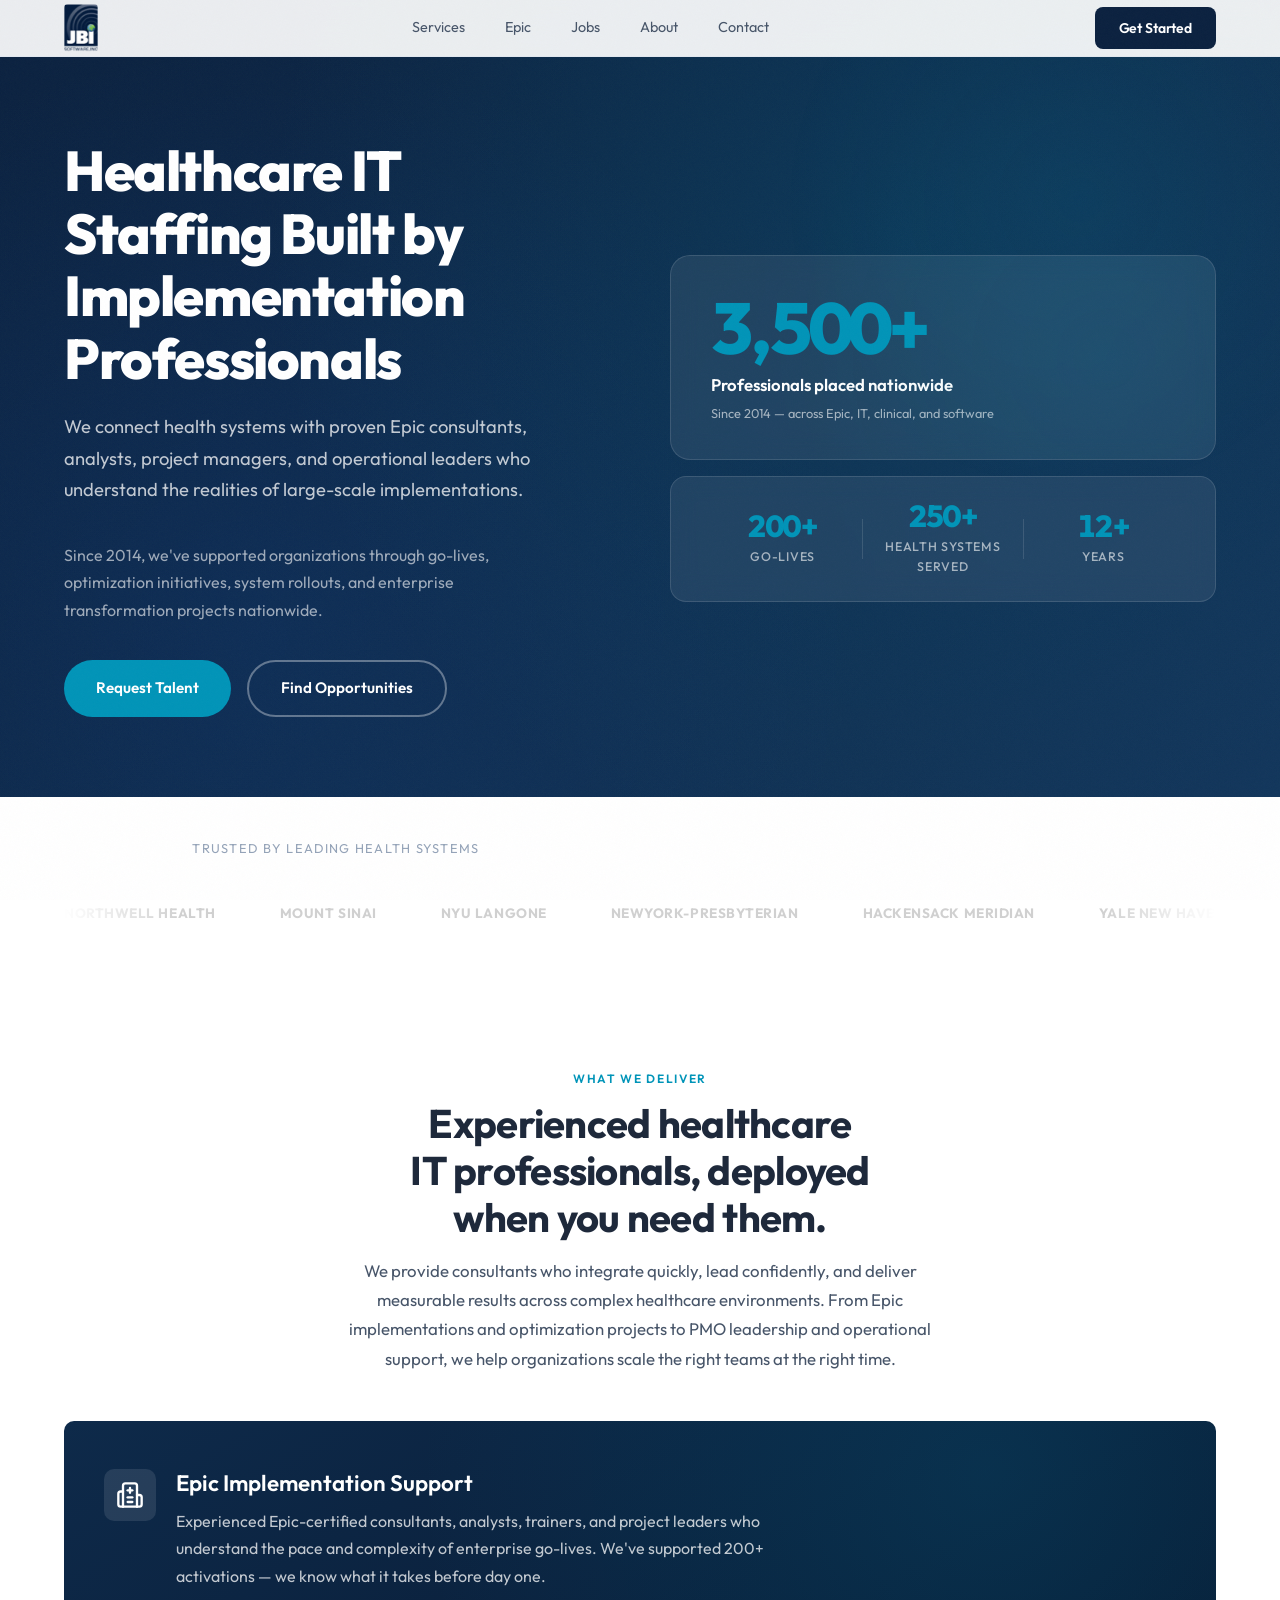
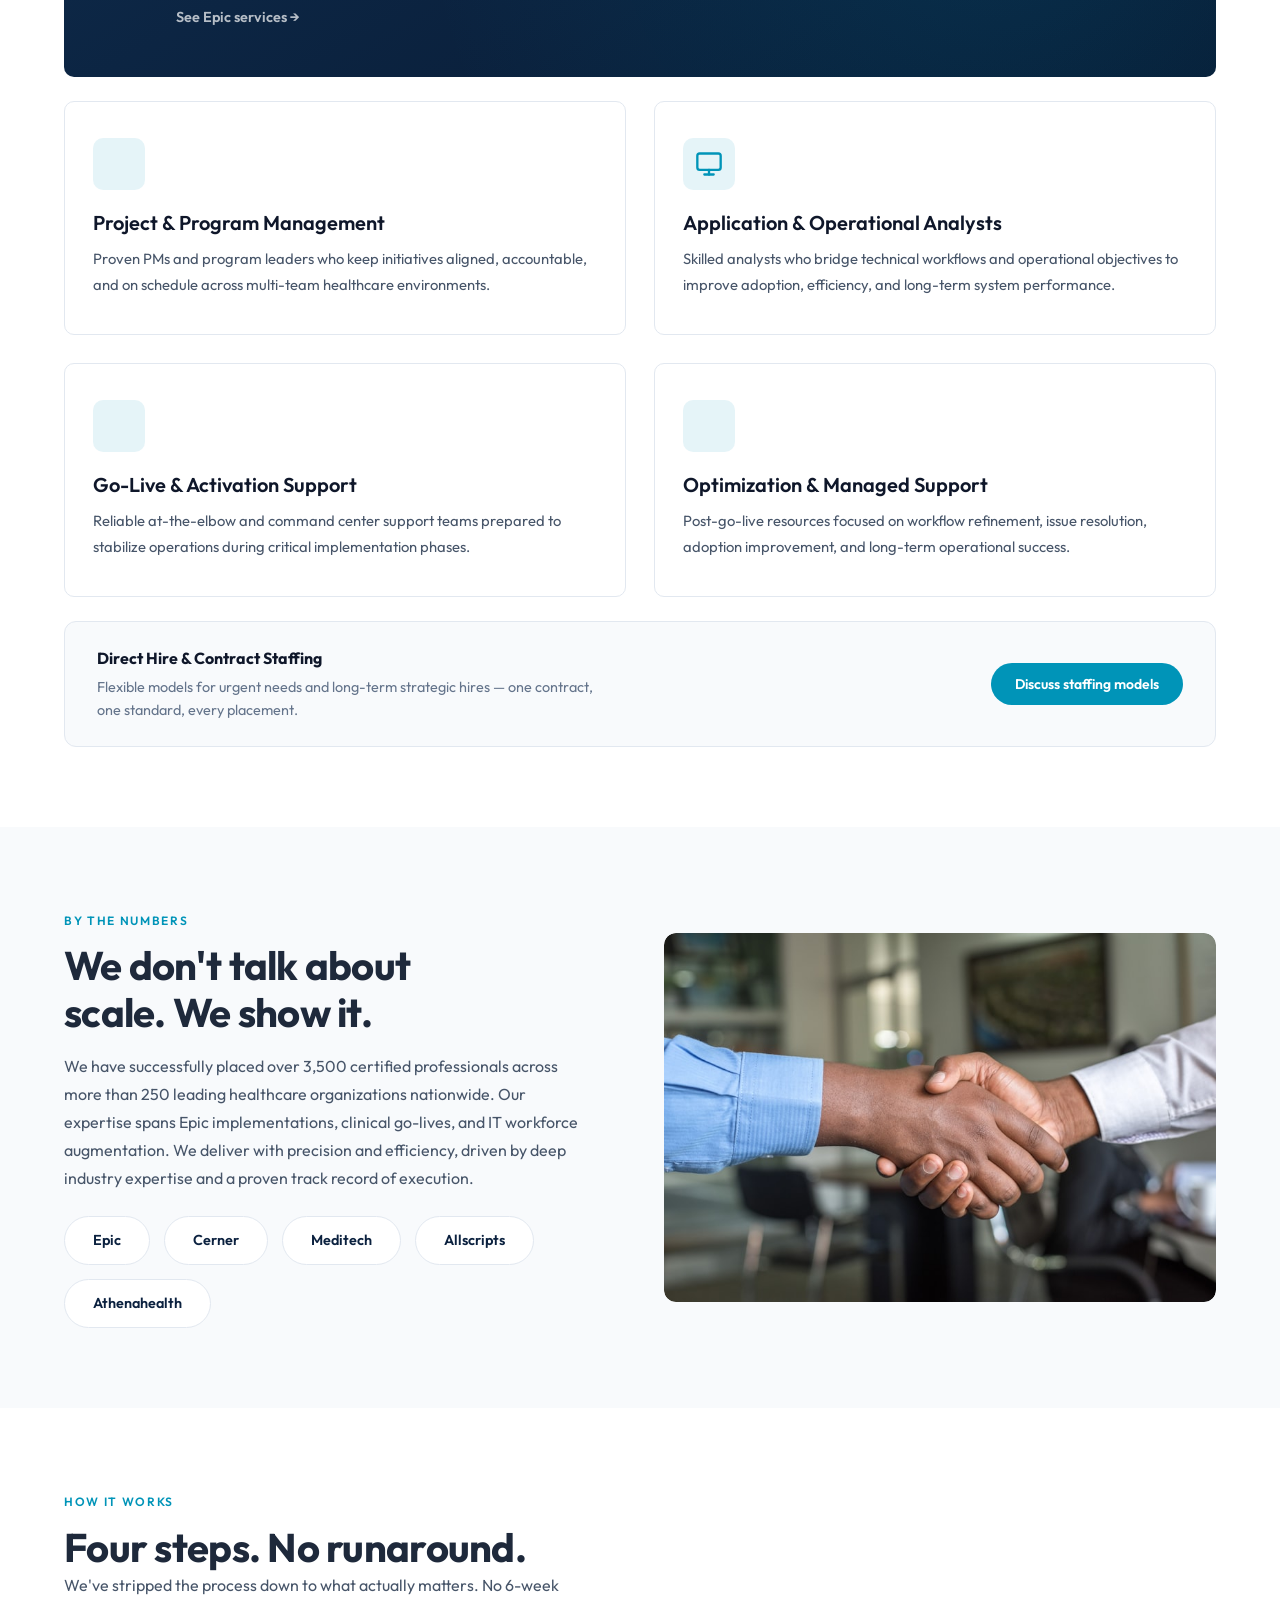
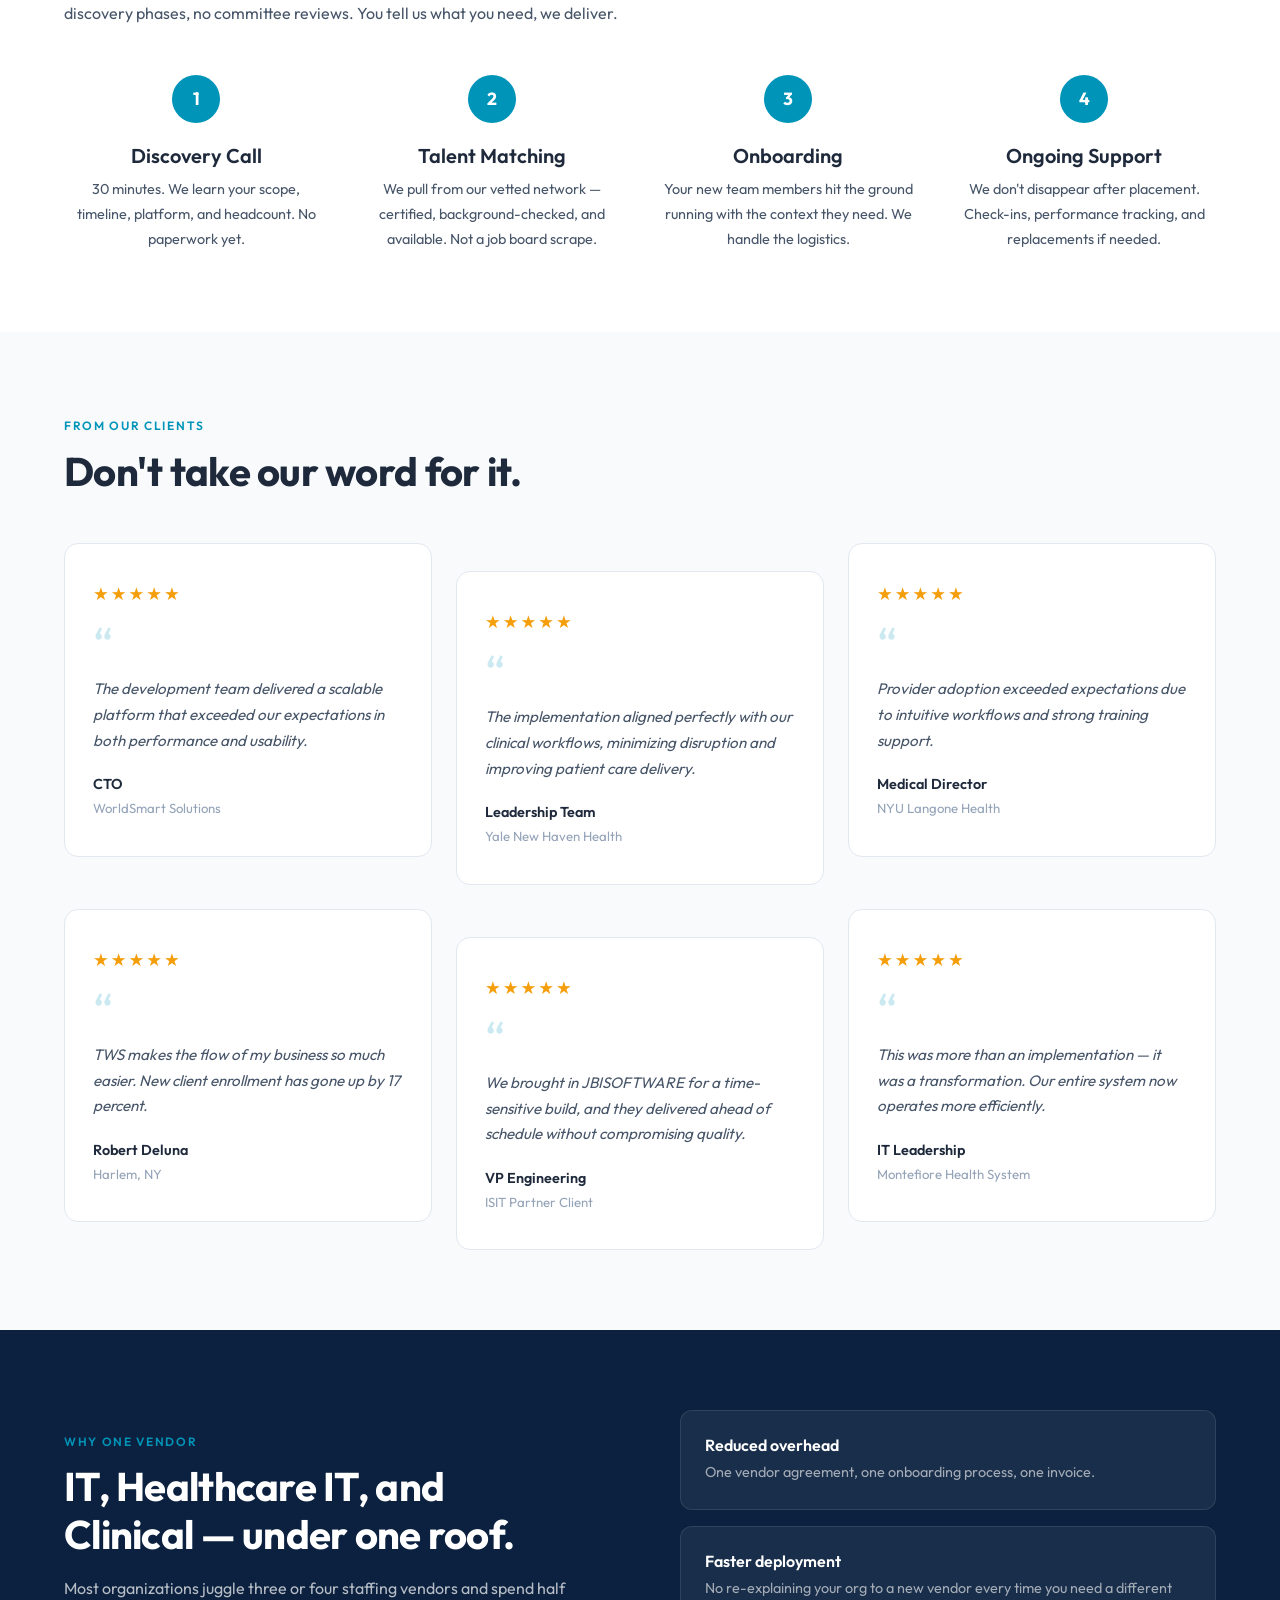
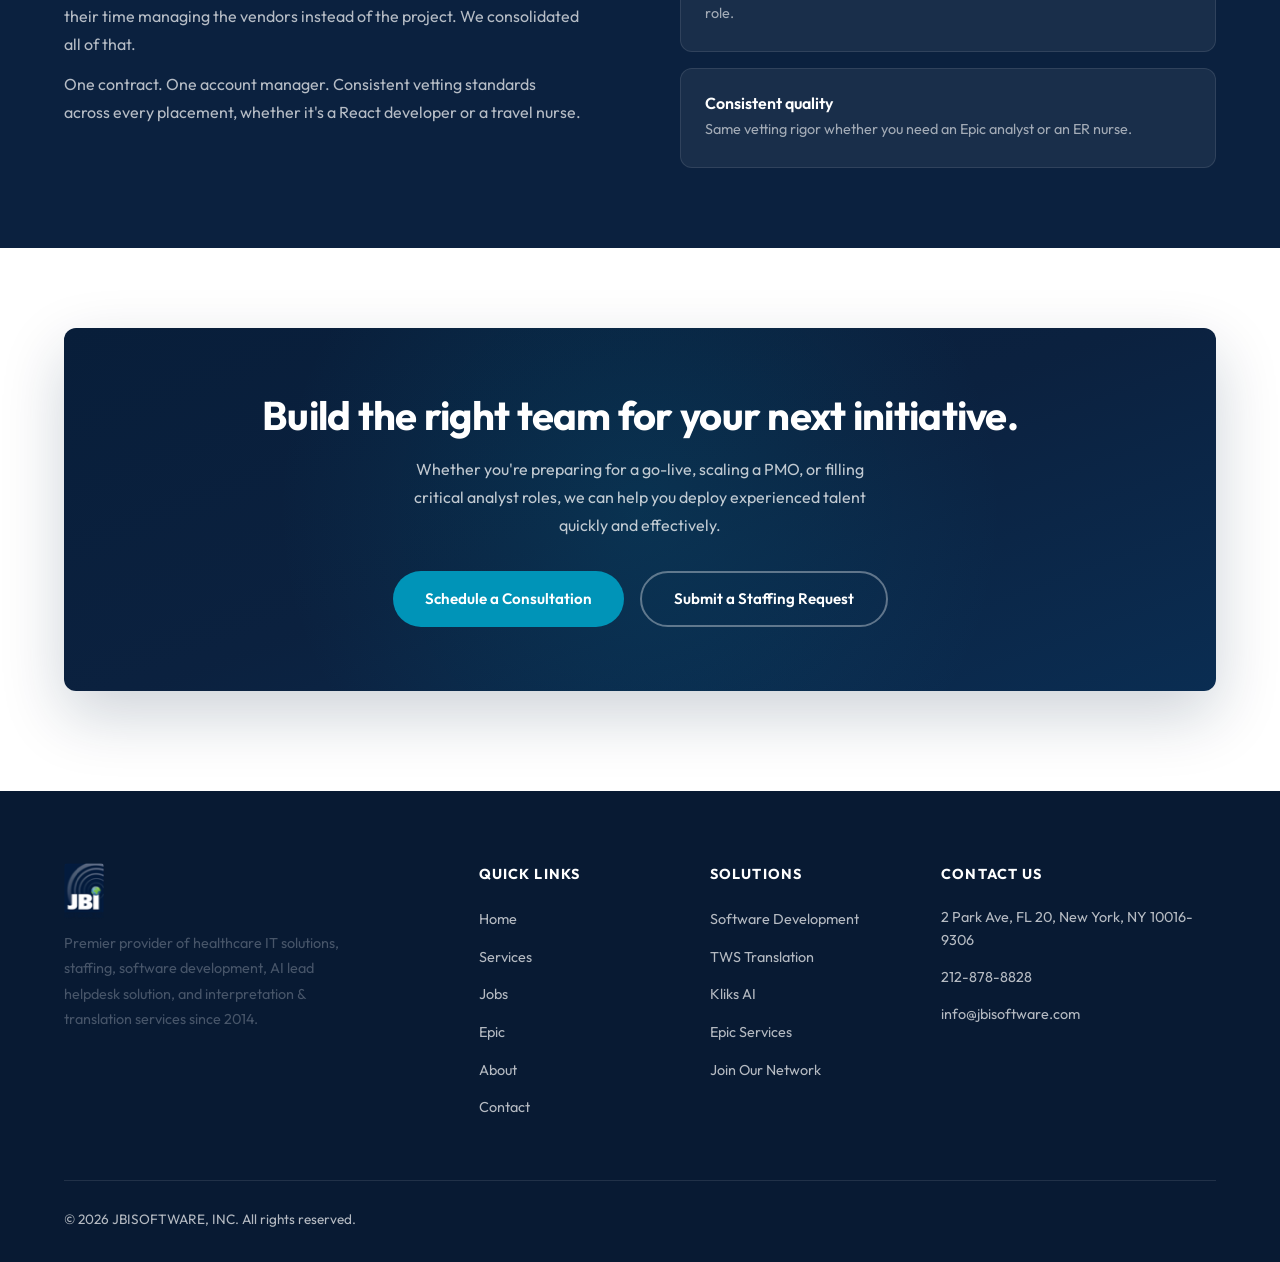
<file: staffing-site/index.html>
<!DOCTYPE html>
<html lang="en">
<head>
    <meta charset="UTF-8">
    <meta name="viewport" content="width=device-width, initial-scale=1.0">
    <title>JBISOFTWARE — Technology, Healthcare IT & Clinical Staffing</title>
    <meta name="description" content="JBISOFTWARE places Epic-certified analysts, IT professionals, and licensed clinicians. One partner for technology, healthcare IT, and clinical staffing.">
    <meta name="robots" content="index, follow">
    <meta property="og:title" content="JBISOFTWARE — Technology, Healthcare IT & Clinical Staffing">
    <meta property="og:description" content="JBISOFTWARE places Epic-certified analysts, IT professionals, and licensed clinicians. One partner for technology, healthcare IT, and clinical staffing.">
    <meta property="og:type" content="website">
    <meta property="og:url" content="https://www.jbisoftware.com/">
    <meta property="og:image" content="https://www.jbisoftware.com/logo-full.png">
    <link rel="icon" href="logo.svg" type="image/svg+xml">
    <link rel="preconnect" href="https://fonts.googleapis.com">
    <link rel="preconnect" href="https://fonts.gstatic.com" crossorigin>
    <link href="https://fonts.googleapis.com/css2?family=Outfit:wght@300;400;500;600;700;800&display=swap" rel="stylesheet">
    <link rel="stylesheet" href="icons.css">
    <link rel="stylesheet" href="styles.css?v=13">
</head>
<body>
    <a href="#main" class="skip-link">Skip to content</a>
    <!-- Navigation -->
    <nav class="navbar">
        <div class="container">
            <a href="index.html" class="logo"><img src="logo-nav-brand.png" alt="JBISOFTWARE, INC" loading="lazy"></a>
            <ul class="nav-links">
                <li class="nav-dropdown-trigger">
                    <a href="services.html">Services</a>
                    <div class="nav-dropdown">
                        <a href="services.html#it-staffing"><div class="dd-icon">&#128187;</div><div><div class="dd-label">IT Staffing</div><div class="dd-desc">Engineers, devs, DBAs, help desk</div></div></a>
                        <a href="services.html#healthcare-it"><div class="dd-icon">&#127973;</div><div><div class="dd-label">Healthcare IT</div><div class="dd-desc">Epic, Cerner, Meditech analysts</div></div></a>
                        <a href="services.html#clinical-staffing"><div class="dd-icon">&#129657;</div><div><div class="dd-label">Clinical Staffing</div><div class="dd-desc">Physicians, nurses, allied health</div></div></a>
                        <a href="software.html"><div class="dd-icon">&#128296;</div><div><div class="dd-label">Software Development</div><div class="dd-desc">AI, full-stack, mobile apps</div></div></a>
                        <a href="tws.html"><div class="dd-icon">&#127760;</div><div><div class="dd-label">TWS Translation</div><div class="dd-desc">Patented multilingual platform</div></div></a>
                        <a href="kliks.html"><div class="dd-icon">&#129302;</div><div><div class="dd-label">Kliks AI</div><div class="dd-desc">AI-powered helpdesk platform</div></div></a>
                    </div>
                </li>
                <li><a href="epic.html">Epic</a></li>
                <li><a href="jobs.html">Jobs</a></li>
                <li><a href="about.html">About</a></li>
                <li><a href="contact.html">Contact</a></li>
            </ul>
            <a href="contact.html" class="btn btn-primary btn-sm nav-cta">Get Started</a>
            <button type="button" class="hamburger" aria-label="Toggle menu">
                <span></span>
                <span></span>
                <span></span>
            </button>
        </div>
    </nav>
    <div class="mobile-nav" id="mobileNav">
        <a href="index.html" class="active">Home</a>
        <div>
            <a href="services.html" class="mobile-nav-toggle" onclick="this.classList.toggle('open');this.nextElementSibling.classList.toggle('open');return false;">Services</a>
            <div class="mobile-nav-accordion">
                <a href="services.html#it-staffing">IT Staffing</a>
                <a href="services.html#healthcare-it">Healthcare IT</a>
                <a href="services.html#clinical-staffing">Clinical Staffing</a>
                <a href="software.html">Software Development</a>
                <a href="tws.html">TWS Translation</a>
                <a href="kliks.html">Kliks AI</a>
            </div>
        </div>
        <a href="epic.html">Epic</a>
        <a href="jobs.html">Jobs</a>
        <a href="about.html">About</a>
        <a href="contact.html">Contact</a>
        <a href="intake.html">Intake Form</a>
        <a href="contact.html" class="btn btn-primary" style="margin-top:16px;text-align:center;">Get Started</a>
    </div>

    <main id="main">
    <!-- Hero Section -->
    <section class="hero">
        <div class="container">
            <div>
                <h1>Healthcare IT Staffing Built by Implementation Professionals</h1>
                <p>We connect health systems with proven Epic consultants, analysts, project managers, and operational leaders who understand the realities of large-scale implementations.</p>
                <p style="color:var(--white-60);font-size:1rem;margin-top:10px;margin-bottom:36px;">Since 2014, we've supported organizations through go-lives, optimization initiatives, system rollouts, and enterprise transformation projects nationwide.</p>
                <div class="hero-buttons">
                    <a href="contact.html" class="btn btn-primary">Request Talent</a>
                    <a href="jobs.html" class="btn btn-outline-white">Find Opportunities</a>
                </div>
            </div>
            <div class="hero-visual">
                <div class="hero-stats-asymmetric">
                    <!-- Primary stat — spans full width -->
                    <div class="hero-stat-primary">
                        <span class="number" data-count="3500" data-suffix="+">0</span>
                        <span class="label">Professionals placed nationwide</span>
                        <span class="sublabel">Since 2014 — across Epic, IT, clinical, and software</span>
                    </div>
                    <!-- Secondary row — 3 smaller stats -->
                    <div class="hero-stats-row">
                        <div class="hero-stat-secondary">
                            <span class="number" data-count="200" data-suffix="+">0</span>
                            <span class="label">Go-lives</span>
                        </div>
                        <div class="hero-stat-divider"></div>
                        <div class="hero-stat-secondary">
                            <span class="number" data-count="250" data-suffix="+">0</span>
                            <span class="label">Health systems served</span>
                        </div>
                        <div class="hero-stat-divider"></div>
                        <div class="hero-stat-secondary">
                            <span class="number" data-count="12" data-suffix="+">0</span>
                            <span class="label">Years</span>
                        </div>
                    </div>
                </div>
            </div>
        </div>
    </section>

    <!-- Client Logo Bar -->
    <section style="padding:40px 0;">
        <div class="container">
            <p style="text-align:center;font-size:.8rem;text-transform:uppercase;letter-spacing:.1em;color:var(--gray-400);margin-bottom:24px;">Trusted by leading health systems</p>
            <div class="logo-carousel">
                <div class="logo-track">
                    <span class="client-logo"><strong>Northwell Health</strong></span>
                    <span class="client-logo"><strong>Mount Sinai</strong></span>
                    <span class="client-logo"><strong>NYU Langone</strong></span>
                    <span class="client-logo"><strong>NewYork-Presbyterian</strong></span>
                    <span class="client-logo"><strong>Hackensack Meridian</strong></span>
                    <span class="client-logo"><strong>Yale New Haven</strong></span>
                    <span class="client-logo"><strong>Montefiore</strong></span>
                    <span class="client-logo"><strong>RWJBarnabas</strong></span>
                    <span class="client-logo"><strong>Trinity Health</strong></span>
                    <!-- Duplicate for seamless loop -->
                    <span class="client-logo"><strong>Northwell Health</strong></span>
                    <span class="client-logo"><strong>Mount Sinai</strong></span>
                    <span class="client-logo"><strong>NYU Langone</strong></span>
                    <span class="client-logo"><strong>NewYork-Presbyterian</strong></span>
                    <span class="client-logo"><strong>Hackensack Meridian</strong></span>
                    <span class="client-logo"><strong>Yale New Haven</strong></span>
                    <span class="client-logo"><strong>Montefiore</strong></span>
                    <span class="client-logo"><strong>RWJBarnabas</strong></span>
                    <span class="client-logo"><strong>Trinity Health</strong></span>
                </div>
            </div>
        </div>
    </section>

    <!-- What We Deliver -->
    <section>
        <div class="container">
            <div class="section-header text-center reveal">
                <span class="section-label">What we deliver</span>
                <h2>Experienced healthcare IT professionals, deployed when you need them.</h2>
                <p>We provide consultants who integrate quickly, lead confidently, and deliver measurable results across complex healthcare environments. From Epic implementations and optimization projects to PMO leadership and operational support, we help organizations scale the right teams at the right time.</p>
            </div>
            <!-- Lead featured card -->
            <div class="card card-featured card-lead reveal" style="margin-bottom:24px;">
                <div style="display:flex;align-items:flex-start;gap:20px;flex-wrap:wrap;">
                    <div class="card-icon teal" style="flex-shrink:0;"><span class="icon-svg icon-hospital"></span></div>
                    <div style="flex:1;min-width:200px;">
                        <h3 style="font-size:1.4rem;margin-bottom:10px;">Epic Implementation Support</h3>
                        <p style="font-size:1rem;max-width:600px;">Experienced Epic-certified consultants, analysts, trainers, and project leaders who understand the pace and complexity of enterprise go-lives. We've supported 200+ activations — we know what it takes before day one.</p>
                        <a href="epic.html" class="card-link" style="margin-top:16px;display:inline-block;">See Epic services →</a>
                    </div>
                </div>
            </div>
            <!-- 2-col supporting grid -->
            <div class="cards-grid cols-2 reveal reveal-stagger">
                <div class="card">
                    <div class="card-icon teal"><span class="icon-svg icon-chart"></span></div>
                    <h3>Project &amp; Program Management</h3>
                    <p>Proven PMs and program leaders who keep initiatives aligned, accountable, and on schedule across multi-team healthcare environments.</p>
                </div>
                <div class="card">
                    <div class="card-icon teal"><span class="icon-svg icon-monitor"></span></div>
                    <h3>Application &amp; Operational Analysts</h3>
                    <p>Skilled analysts who bridge technical workflows and operational objectives to improve adoption, efficiency, and long-term system performance.</p>
                </div>
                <div class="card">
                    <div class="card-icon teal"><span class="icon-svg icon-check"></span></div>
                    <h3>Go-Live &amp; Activation Support</h3>
                    <p>Reliable at-the-elbow and command center support teams prepared to stabilize operations during critical implementation phases.</p>
                </div>
                <div class="card">
                    <div class="card-icon teal"><span class="icon-svg icon-settings"></span></div>
                    <h3>Optimization &amp; Managed Support</h3>
                    <p>Post-go-live resources focused on workflow refinement, issue resolution, adoption improvement, and long-term operational success.</p>
                </div>
            </div>
            <!-- Bottom CTA card — breaks the rhythm -->
            <div class="card-inline-cta reveal" style="margin-top:24px;">
                <div>
                    <strong>Direct Hire &amp; Contract Staffing</strong>
                    <span>Flexible models for urgent needs and long-term strategic hires — one contract, one standard, every placement.</span>
                </div>
                <a href="contact.html" class="btn btn-primary btn-sm">Discuss staffing models</a>
            </div>
        </div>
    </section>

    <!-- The Numbers — Split layout (not a card grid) -->
    <section class="bg-light">
        <div class="container">
            <div class="split reveal">
                <div class="split-text">
                    <span class="section-label">By the numbers</span>
                    <h2>We don't talk about scale. We show it.</h2>
                    <p>We have successfully placed over 3,500 certified professionals across more than 250 leading healthcare organizations nationwide. Our expertise spans Epic implementations, clinical go-lives, and IT workforce augmentation. We deliver with precision and efficiency, driven by deep industry expertise and a proven track record of execution.</p>
                    <div class="platform-pills" style="justify-content:flex-start;margin-top:24px;">
                        <span class="pill">Epic</span>
                        <span class="pill">Cerner</span>
                        <span class="pill">Meditech</span>
                        <span class="pill">Allscripts</span>
                        <span class="pill">Athenahealth</span>
                    </div>
                </div>
                <div class="split-visual has-image">
                    <img src="img/handshake.jpg" alt="Building lasting partnerships with health systems nationwide" loading="lazy">
                </div>
            </div>
        </div>
    </section>

    <!-- How It Works — keep process but add reveal -->
    <section>
        <div class="container">
            <div style="max-width:560px;margin-bottom:48px;">
                <span class="section-label">How it works</span>
                <h2>Four steps. No runaround.</h2>
                <p>We've stripped the process down to what actually matters. No 6-week discovery phases, no committee reviews. You tell us what you need, we deliver.</p>
            </div>
            <div class="process-grid reveal reveal-stagger">
                <div class="process-step">
                    <h3>Discovery Call</h3>
                    <p>30 minutes. We learn your scope, timeline, platform, and headcount. No paperwork yet.</p>
                </div>
                <div class="process-step">
                    <h3>Talent Matching</h3>
                    <p>We pull from our vetted network — certified, background-checked, and available. Not a job board scrape.</p>
                </div>
                <div class="process-step">
                    <h3>Onboarding</h3>
                    <p>Your new team members hit the ground running with the context they need. We handle the logistics.</p>
                </div>
                <div class="process-step">
                    <h3>Ongoing Support</h3>
                    <p>We don't disappear after placement. Check-ins, performance tracking, and replacements if needed.</p>
                </div>
            </div>
        </div>
    </section>

    <!-- Testimonials — placeholder names, replace with real clients before launch -->
    <section class="bg-light">
        <div class="container">
            <div style="max-width:560px;margin-bottom:48px;">
                <span class="section-label">From our clients</span>
                <h2>Don't take our word for it.</h2>
            </div>
            <div class="testimonials-grid reveal reveal-stagger">
                <div class="testimonial-card">
                    <div class="testimonial-stars">&#9733;&#9733;&#9733;&#9733;&#9733;</div>
                    <div class="quote-mark">&ldquo;</div>
                    <blockquote>The development team delivered a scalable platform that exceeded our expectations in both performance and usability.</blockquote>
                    <div class="testimonial-author">CTO</div>
                    <div class="testimonial-role">WorldSmart Solutions</div>
                </div>
                <div class="testimonial-card">
                    <div class="testimonial-stars">&#9733;&#9733;&#9733;&#9733;&#9733;</div>
                    <div class="quote-mark">&ldquo;</div>
                    <blockquote>The implementation aligned perfectly with our clinical workflows, minimizing disruption and improving patient care delivery.</blockquote>
                    <div class="testimonial-author">Leadership Team</div>
                    <div class="testimonial-role">Yale New Haven Health</div>
                </div>
                <div class="testimonial-card">
                    <div class="testimonial-stars">&#9733;&#9733;&#9733;&#9733;&#9733;</div>
                    <div class="quote-mark">&ldquo;</div>
                    <blockquote>Provider adoption exceeded expectations due to intuitive workflows and strong training support.</blockquote>
                    <div class="testimonial-author">Medical Director</div>
                    <div class="testimonial-role">NYU Langone Health</div>
                </div>
                <div class="testimonial-card">
                    <div class="testimonial-stars">&#9733;&#9733;&#9733;&#9733;&#9733;</div>
                    <div class="quote-mark">&ldquo;</div>
                    <blockquote>TWS makes the flow of my business so much easier. New client enrollment has gone up by 17 percent.</blockquote>
                    <div class="testimonial-author">Robert Deluna</div>
                    <div class="testimonial-role">Harlem, NY</div>
                </div>
                <div class="testimonial-card">
                    <div class="testimonial-stars">&#9733;&#9733;&#9733;&#9733;&#9733;</div>
                    <div class="quote-mark">&ldquo;</div>
                    <blockquote>We brought in JBISOFTWARE for a time-sensitive build, and they delivered ahead of schedule without compromising quality.</blockquote>
                    <div class="testimonial-author">VP Engineering</div>
                    <div class="testimonial-role">ISIT Partner Client</div>
                </div>
                <div class="testimonial-card">
                    <div class="testimonial-stars">&#9733;&#9733;&#9733;&#9733;&#9733;</div>
                    <div class="quote-mark">&ldquo;</div>
                    <blockquote>This was more than an implementation — it was a transformation. Our entire system now operates more efficiently.</blockquote>
                    <div class="testimonial-author">IT Leadership</div>
                    <div class="testimonial-role">Montefiore Health System</div>
                </div>
            </div>
        </div>
    </section>

    <!-- Integrated Advantage — split layout instead of 3 uniform cards -->
    <section class="bg-navy">
        <div class="container">
            <div class="split reveal" style="gap:80px;">
                <div class="split-text">
                    <span class="section-label" style="color:var(--teal);">Why one vendor</span>
                    <h2 style="color:var(--white);">IT, Healthcare IT, and Clinical — under one roof.</h2>
                    <p style="color:rgba(255,255,255,.7);margin-bottom:12px;">Most organizations juggle three or four staffing vendors and spend half their time managing the vendors instead of the project. We consolidated all of that.</p>
                    <p style="color:rgba(255,255,255,.7);">One contract. One account manager. Consistent vetting standards across every placement, whether it's a React developer or a travel nurse.</p>
                </div>
                <div style="display:grid;gap:16px;">
                    <div style="background:rgba(255,255,255,.06);border:1px solid rgba(255,255,255,.1);border-radius:var(--radius);padding:24px;">
                        <h3 style="color:var(--white);font-size:1rem;margin-bottom:4px;">Reduced overhead</h3>
                        <p style="color:rgba(255,255,255,.6);font-size:.9rem;">One vendor agreement, one onboarding process, one invoice.</p>
                    </div>
                    <div style="background:rgba(255,255,255,.06);border:1px solid rgba(255,255,255,.1);border-radius:var(--radius);padding:24px;">
                        <h3 style="color:var(--white);font-size:1rem;margin-bottom:4px;">Faster deployment</h3>
                        <p style="color:rgba(255,255,255,.6);font-size:.9rem;">No re-explaining your org to a new vendor every time you need a different role.</p>
                    </div>
                    <div style="background:rgba(255,255,255,.06);border:1px solid rgba(255,255,255,.1);border-radius:var(--radius);padding:24px;">
                        <h3 style="color:var(--white);font-size:1rem;margin-bottom:4px;">Consistent quality</h3>
                        <p style="color:rgba(255,255,255,.6);font-size:.9rem;">Same vetting rigor whether you need an Epic analyst or an ER nurse.</p>
                    </div>
                </div>
            </div>
        </div>
    </section>

    <!-- CTA Banner -->
    <section style="padding-bottom:100px;">
        <div class="container">
            <div class="cta-banner reveal">
                <h2>Build the right team for your next initiative.</h2>
                <p>Whether you're preparing for a go-live, scaling a PMO, or filling critical analyst roles, we can help you deploy experienced talent quickly and effectively.</p>
                <div style="display:flex;gap:16px;justify-content:center;flex-wrap:wrap;">
                    <a href="contact.html" class="btn btn-primary">Schedule a Consultation</a>
                    <a href="intake.html" class="btn btn-secondary" style="background:transparent;color:var(--white);border-color:rgba(255,255,255,.35);">Submit a Staffing Request</a>
                </div>
            </div>
        </div>
    </section>

    </main>

    <!-- Footer -->
    <footer class="footer">
        <div class="container">
            <div class="footer-grid">
                <div class="footer-brand">
                    <div class="logo"><img src="logo-nav-brand.png" alt="JBISOFTWARE, INC" loading="lazy"></div>
                    <p>Premier provider of healthcare IT solutions, staffing, software development, AI lead helpdesk solution, and interpretation &amp; translation services since 2014.</p>
                </div>
                <div>
                    <h4>Quick Links</h4>
                    <ul class="footer-links">
                        <li><a href="index.html">Home</a></li>
                        <li><a href="services.html">Services</a></li>
                        <li><a href="jobs.html">Jobs</a></li>
                        <li><a href="epic.html">Epic</a></li>
                        <li><a href="about.html">About</a></li>
                        <li><a href="contact.html">Contact</a></li>
                    </ul>
                </div>
                <div>
                    <h4>Solutions</h4>
                    <ul class="footer-links">
                        <li><a href="software.html">Software Development</a></li>
                        <li><a href="tws.html">TWS Translation</a></li>
                        <li><a href="kliks.html">Kliks AI</a></li>
                        <li><a href="epic.html">Epic Services</a></li>
                        <li><a href="intake.html">Join Our Network</a></li>
                    </ul>
                </div>
                <div>
                    <h4>Contact Us</h4>
                    <div class="footer-contact-item">2 Park Ave, FL 20, New York, NY 10016-9306</div>
                    <div class="footer-contact-item"><a href="tel:2128788828">212-878-8828</a></div>
                    <div class="footer-contact-item"><a href="mailto:info@jbisoftware.com">info@jbisoftware.com</a></div>
                </div>
            </div>
            <div class="footer-bottom">
                <span>&copy; 2026 JBISOFTWARE, INC. All rights reserved.</span>
            </div>
        </div>
    </footer>

    <script src="main.js"></script>
</body>
</html>
</file>
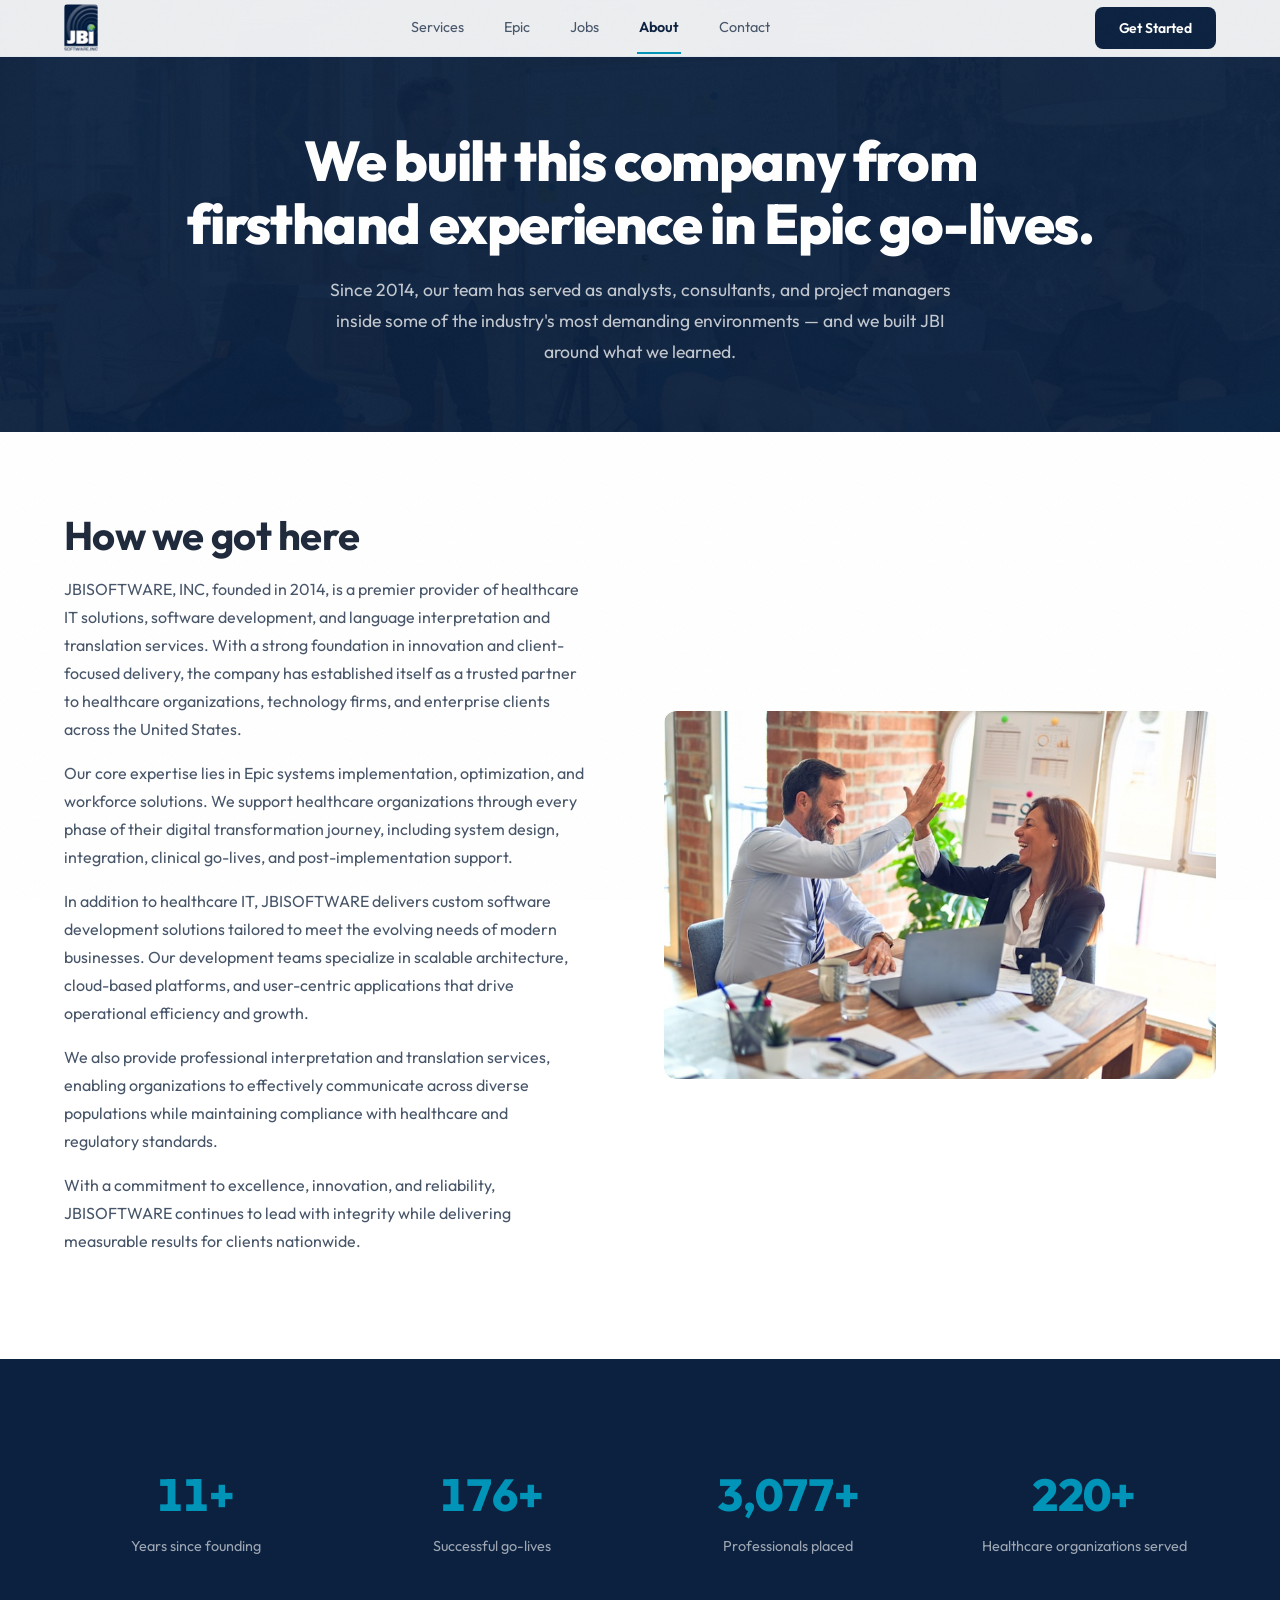
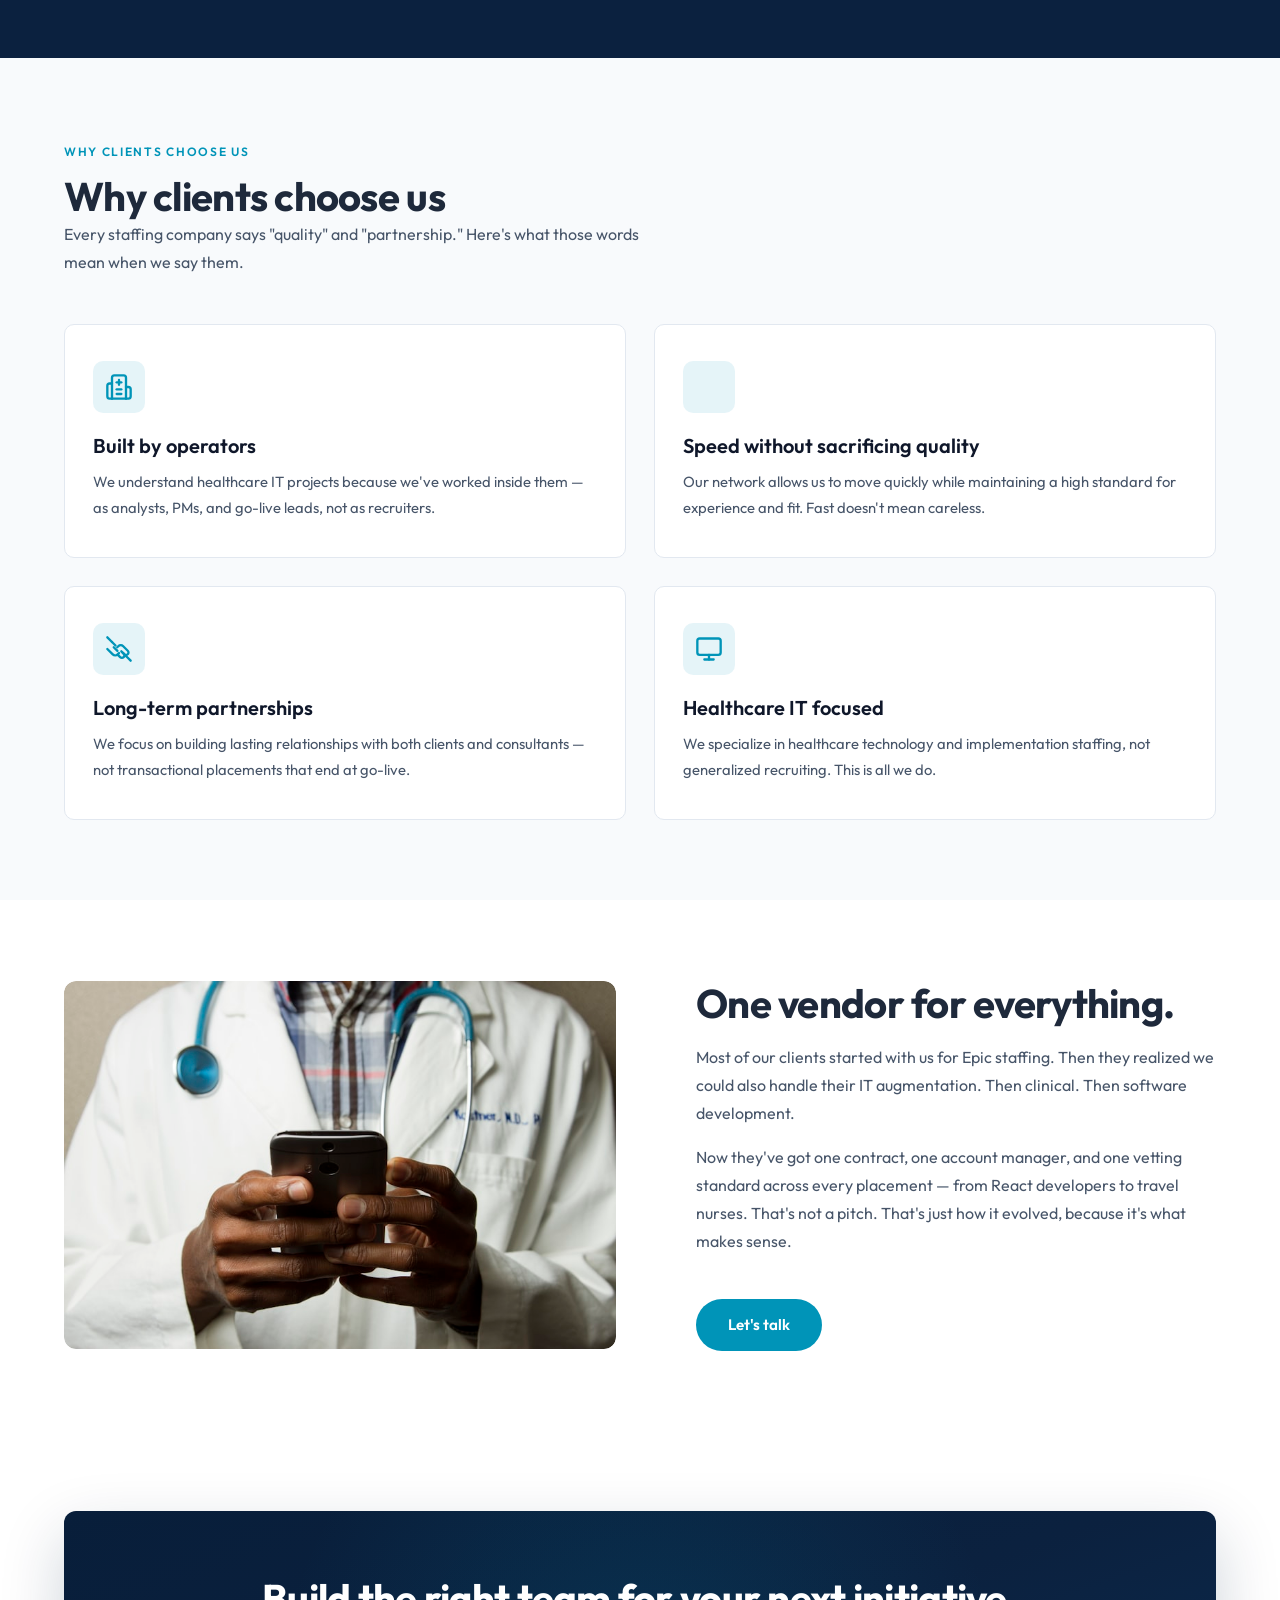
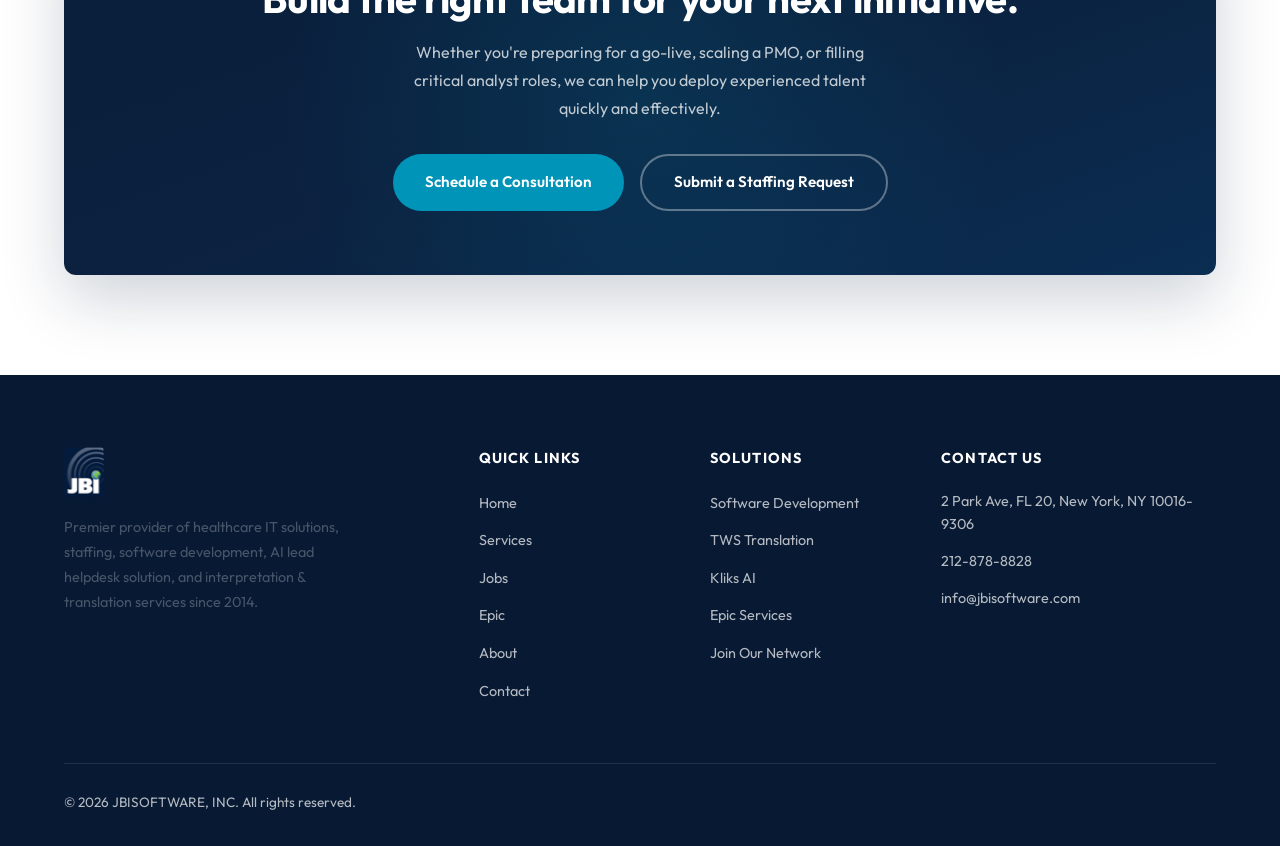
<file: staffing-site/about.html>
<!DOCTYPE html>
<html lang="en">
<head>
    <meta charset="UTF-8">
    <meta name="viewport" content="width=device-width, initial-scale=1.0">
    <title>About JBISOFTWARE — Healthcare IT Staffing Since 2014</title>
    <meta name="description" content="Founded in 2014, JBISOFTWARE places IT, healthcare IT, and clinical professionals nationwide. 200+ Epic go-lives. 3,500+ consultants deployed.">
    <meta name="robots" content="index, follow">
    <meta property="og:title" content="About JBISOFTWARE — Healthcare IT Staffing Since 2014">
    <meta property="og:description" content="Founded in 2014, JBISOFTWARE places IT, healthcare IT, and clinical professionals nationwide. 200+ Epic go-lives. 3,500+ consultants deployed.">
    <meta property="og:type" content="website">
    <meta property="og:url" content="https://www.jbisoftware.com/about.html">
    <meta property="og:image" content="https://www.jbisoftware.com/logo-full.png">
    <link rel="icon" href="logo.svg" type="image/svg+xml">
    <link rel="preconnect" href="https://fonts.googleapis.com">
    <link rel="preconnect" href="https://fonts.gstatic.com" crossorigin>
    <link href="https://fonts.googleapis.com/css2?family=Outfit:wght@300;400;500;600;700;800&display=swap" rel="stylesheet">
    <link rel="stylesheet" href="icons.css">
    <link rel="stylesheet" href="styles.css?v=13">
</head>
<body>
    <a href="#main" class="skip-link">Skip to content</a>
    <!-- Navigation -->
    <nav class="navbar">
        <div class="container">
            <a href="index.html" class="logo"><img src="logo-nav-brand.png" alt="JBISOFTWARE, INC" loading="lazy"></a>
            <ul class="nav-links">
                <li class="nav-dropdown-trigger">
                    <a href="services.html">Services</a>
                    <div class="nav-dropdown">
                        <a href="services.html#it-staffing"><div class="dd-icon">&#128187;</div><div><div class="dd-label">IT Staffing</div><div class="dd-desc">Engineers, devs, DBAs, help desk</div></div></a>
                        <a href="services.html#healthcare-it"><div class="dd-icon">&#127973;</div><div><div class="dd-label">Healthcare IT</div><div class="dd-desc">Epic, Cerner, Meditech analysts</div></div></a>
                        <a href="services.html#clinical-staffing"><div class="dd-icon">&#129657;</div><div><div class="dd-label">Clinical Staffing</div><div class="dd-desc">Physicians, nurses, allied health</div></div></a>
                        <a href="software.html"><div class="dd-icon">&#128296;</div><div><div class="dd-label">Software Development</div><div class="dd-desc">AI, full-stack, mobile apps</div></div></a>
                        <a href="tws.html"><div class="dd-icon">&#127760;</div><div><div class="dd-label">TWS Translation</div><div class="dd-desc">Patented multilingual platform</div></div></a>
                        <a href="kliks.html"><div class="dd-icon">&#129302;</div><div><div class="dd-label">Kliks AI</div><div class="dd-desc">AI-powered helpdesk platform</div></div></a>
                    </div>
                </li>
                <li><a href="epic.html">Epic</a></li>
                <li><a href="jobs.html">Jobs</a></li>
                <li><a href="about.html" class="active">About</a></li>
                <li><a href="contact.html">Contact</a></li>
            </ul>
            <a href="contact.html" class="btn btn-primary btn-sm nav-cta">Get Started</a>
            <button type="button" class="hamburger" aria-label="Toggle menu">
                <span></span>
                <span></span>
                <span></span>
            </button>
        </div>
    </nav>
    <div class="mobile-nav" id="mobileNav">
        <a href="index.html">Home</a>
        <div>
            <a href="services.html" class="mobile-nav-toggle" onclick="this.classList.toggle('open');this.nextElementSibling.classList.toggle('open');return false;">Services</a>
            <div class="mobile-nav-accordion">
                <a href="services.html#it-staffing">IT Staffing</a>
                <a href="services.html#healthcare-it">Healthcare IT</a>
                <a href="services.html#clinical-staffing">Clinical Staffing</a>
                <a href="software.html">Software Development</a>
                <a href="tws.html">TWS Translation</a>
                <a href="kliks.html">Kliks AI</a>
            </div>
        </div>
        <a href="epic.html">Epic</a>
        <a href="jobs.html">Jobs</a>
        <a href="about.html" class="active">About</a>
        <a href="contact.html">Contact</a>
        <a href="intake.html">Intake Form</a>
        <a href="contact.html" class="btn btn-primary" style="margin-top:16px;text-align:center;">Get Started</a>
    </div>

    <main id="main">
    <!-- About Hero -->
    <section class="about-hero has-bg" style="background-image:url('img/team-office.jpg');">
        <div class="container">
            <h1>We built this company from firsthand experience in Epic go-lives.</h1>
            <p style="color:rgba(255,255,255,.75);max-width:640px;margin:20px auto 0;font-size:1.1rem;">Since 2014, our team has served as analysts, consultants, and project managers inside some of the industry's most demanding environments — and we built JBI around what we learned.</p>
        </div>
    </section>

    <!-- Origin Story — split layout, not centered block -->
    <section>
        <div class="container">
            <div class="split reveal">
                <div class="split-text">
                    <h2>How we got here</h2>
                    <p style="margin-bottom:16px;">JBISOFTWARE, INC, founded in 2014, is a premier provider of healthcare IT solutions, software development, and language interpretation and translation services. With a strong foundation in innovation and client-focused delivery, the company has established itself as a trusted partner to healthcare organizations, technology firms, and enterprise clients across the United States.</p>
                    <p style="margin-bottom:16px;">Our core expertise lies in Epic systems implementation, optimization, and workforce solutions. We support healthcare organizations through every phase of their digital transformation journey, including system design, integration, clinical go-lives, and post-implementation support.</p>
                    <p style="margin-bottom:16px;">In addition to healthcare IT, JBISOFTWARE delivers custom software development solutions tailored to meet the evolving needs of modern businesses. Our development teams specialize in scalable architecture, cloud-based platforms, and user-centric applications that drive operational efficiency and growth.</p>
                    <p style="margin-bottom:16px;">We also provide professional interpretation and translation services, enabling organizations to effectively communicate across diverse populations while maintaining compliance with healthcare and regulatory standards.</p>
                    <p>With a commitment to excellence, innovation, and reliability, JBISOFTWARE continues to lead with integrity while delivering measurable results for clients nationwide.</p>
                </div>
                <div class="split-visual has-image">
                    <img src="img/meeting.jpg" alt="JBI team collaborating on a staffing project" loading="lazy">
                </div>
            </div>
        </div>
    </section>

    <!-- Numbers — navy, with counters -->
    <section class="bg-navy">
        <div class="container">
            <div class="stats-row reveal reveal-stagger">
                <div class="stat">
                    <div class="number" data-count="12" data-suffix="+">0</div>
                    <div class="label">Years since founding</div>
                </div>
                <div class="stat">
                    <div class="number" data-count="200" data-suffix="+">0</div>
                    <div class="label">Successful go-lives</div>
                </div>
                <div class="stat">
                    <div class="number" data-count="3500" data-suffix="+">0</div>
                    <div class="label">Professionals placed</div>
                </div>
                <div class="stat">
                    <div class="number" data-count="250" data-suffix="+">0</div>
                    <div class="label">Healthcare organizations served</div>
                </div>
            </div>
        </div>
    </section>

    <!-- What we care about — NOT "Our Values" with identical cards -->
    <section class="bg-light">
        <div class="container">
            <div style="max-width:600px;margin-bottom:48px;" class="reveal">
                <span class="section-label">Why clients choose us</span>
                <h2>Why clients choose us</h2>
                <p>Every staffing company says "quality" and "partnership." Here's what those words mean when we say them.</p>
            </div>
            <div class="cards-grid cols-2 reveal reveal-stagger">
                <div class="card">
                    <div class="card-icon teal"><span class="icon-svg icon-hospital"></span></div>
                    <h3>Built by operators</h3>
                    <p>We understand healthcare IT projects because we've worked inside them — as analysts, PMs, and go-live leads, not as recruiters.</p>
                </div>
                <div class="card">
                    <div class="card-icon teal"><span class="icon-svg icon-check"></span></div>
                    <h3>Speed without sacrificing quality</h3>
                    <p>Our network allows us to move quickly while maintaining a high standard for experience and fit. Fast doesn't mean careless.</p>
                </div>
                <div class="card">
                    <div class="card-icon teal"><span class="icon-svg icon-handshake"></span></div>
                    <h3>Long-term partnerships</h3>
                    <p>We focus on building lasting relationships with both clients and consultants — not transactional placements that end at go-live.</p>
                </div>
                <div class="card">
                    <div class="card-icon teal"><span class="icon-svg icon-monitor"></span></div>
                    <h3>Healthcare IT focused</h3>
                    <p>We specialize in healthcare technology and implementation staffing, not generalized recruiting. This is all we do.</p>
                </div>
            </div>
        </div>
    </section>

    <!-- The scope — conversational, not a bullet list -->
    <section>
        <div class="container">
            <div class="split reverse reveal">
                <div class="split-text">
                    <h2>One vendor for everything.</h2>
                    <p style="margin-bottom:16px;">Most of our clients started with us for Epic staffing. Then they realized we could also handle their IT augmentation. Then clinical. Then software development.</p>
                    <p>Now they've got one contract, one account manager, and one vetting standard across every placement — from React developers to travel nurses. That's not a pitch. That's just how it evolved, because it's what makes sense.</p>
                    <a href="contact.html" class="btn btn-primary" style="margin-top:20px;">Let's talk</a>
                </div>
                <div class="split-visual has-image">
                    <img src="img/clinical.jpg" alt="Healthcare professional using mobile technology" loading="lazy">
                </div>
            </div>
        </div>
    </section>

    <!-- CTA -->
    <section style="padding-bottom:100px;">
        <div class="container">
            <div class="cta-banner reveal">
                <h2>Build the right team for your next initiative.</h2>
                <p>Whether you're preparing for a go-live, scaling a PMO, or filling critical analyst roles, we can help you deploy experienced talent quickly and effectively.</p>
                <div style="display:flex;gap:16px;justify-content:center;flex-wrap:wrap;">
                    <a href="contact.html" class="btn btn-primary">Schedule a Consultation</a>
                    <a href="intake.html" class="btn btn-secondary" style="background:transparent;color:var(--white);border-color:rgba(255,255,255,.35);">Submit a Staffing Request</a>
                </div>
            </div>
        </div>
    </section>

    </main>

    <!-- Footer -->
    <footer class="footer">
        <div class="container">
            <div class="footer-grid">
                <div class="footer-brand">
                    <div class="logo"><img src="logo-nav-brand.png" alt="JBISOFTWARE, INC" loading="lazy"></div>
                    <p>Premier provider of healthcare IT solutions, staffing, software development, AI lead helpdesk solution, and interpretation &amp; translation services since 2014.</p>
                </div>
                <div>
                    <h4>Quick Links</h4>
                    <ul class="footer-links">
                        <li><a href="index.html">Home</a></li>
                        <li><a href="services.html">Services</a></li>
                        <li><a href="jobs.html">Jobs</a></li>
                        <li><a href="epic.html">Epic</a></li>
                        <li><a href="about.html">About</a></li>
                        <li><a href="contact.html">Contact</a></li>
                    </ul>
                </div>
                <div>
                    <h4>Solutions</h4>
                    <ul class="footer-links">
                        <li><a href="software.html">Software Development</a></li>
                        <li><a href="tws.html">TWS Translation</a></li>
                        <li><a href="kliks.html">Kliks AI</a></li>
                        <li><a href="epic.html">Epic Services</a></li>
                        <li><a href="intake.html">Join Our Network</a></li>
                    </ul>
                </div>
                <div>
                    <h4>Contact Us</h4>
                    <div class="footer-contact-item">2 Park Ave, FL 20, New York, NY 10016-9306</div>
                    <div class="footer-contact-item"><a href="tel:2128788828">212-878-8828</a></div>
                    <div class="footer-contact-item"><a href="mailto:info@jbisoftware.com">info@jbisoftware.com</a></div>
                </div>
            </div>
            <div class="footer-bottom">
                <span>&copy; 2026 JBISOFTWARE, INC. All rights reserved.</span>
            </div>
        </div>
    </footer>

    <script src="main.js"></script>
</body>
</html>
</file>
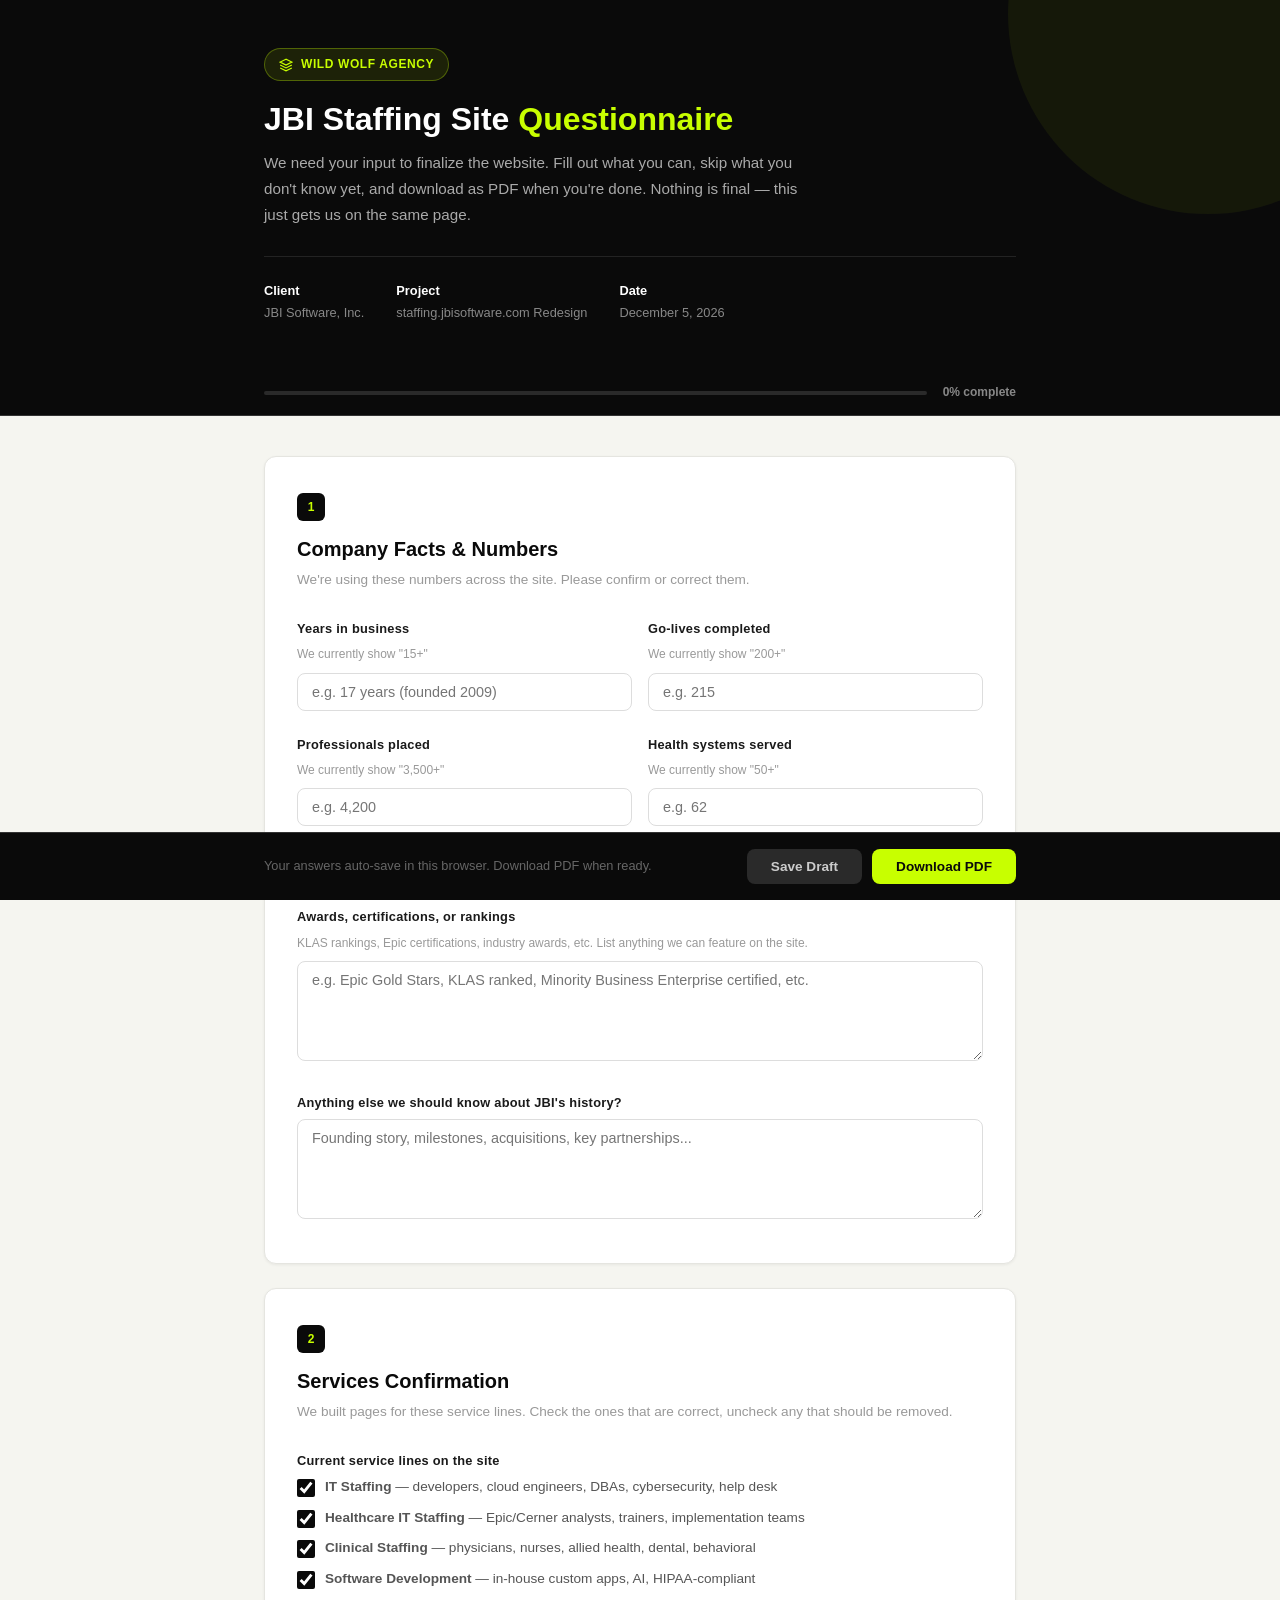
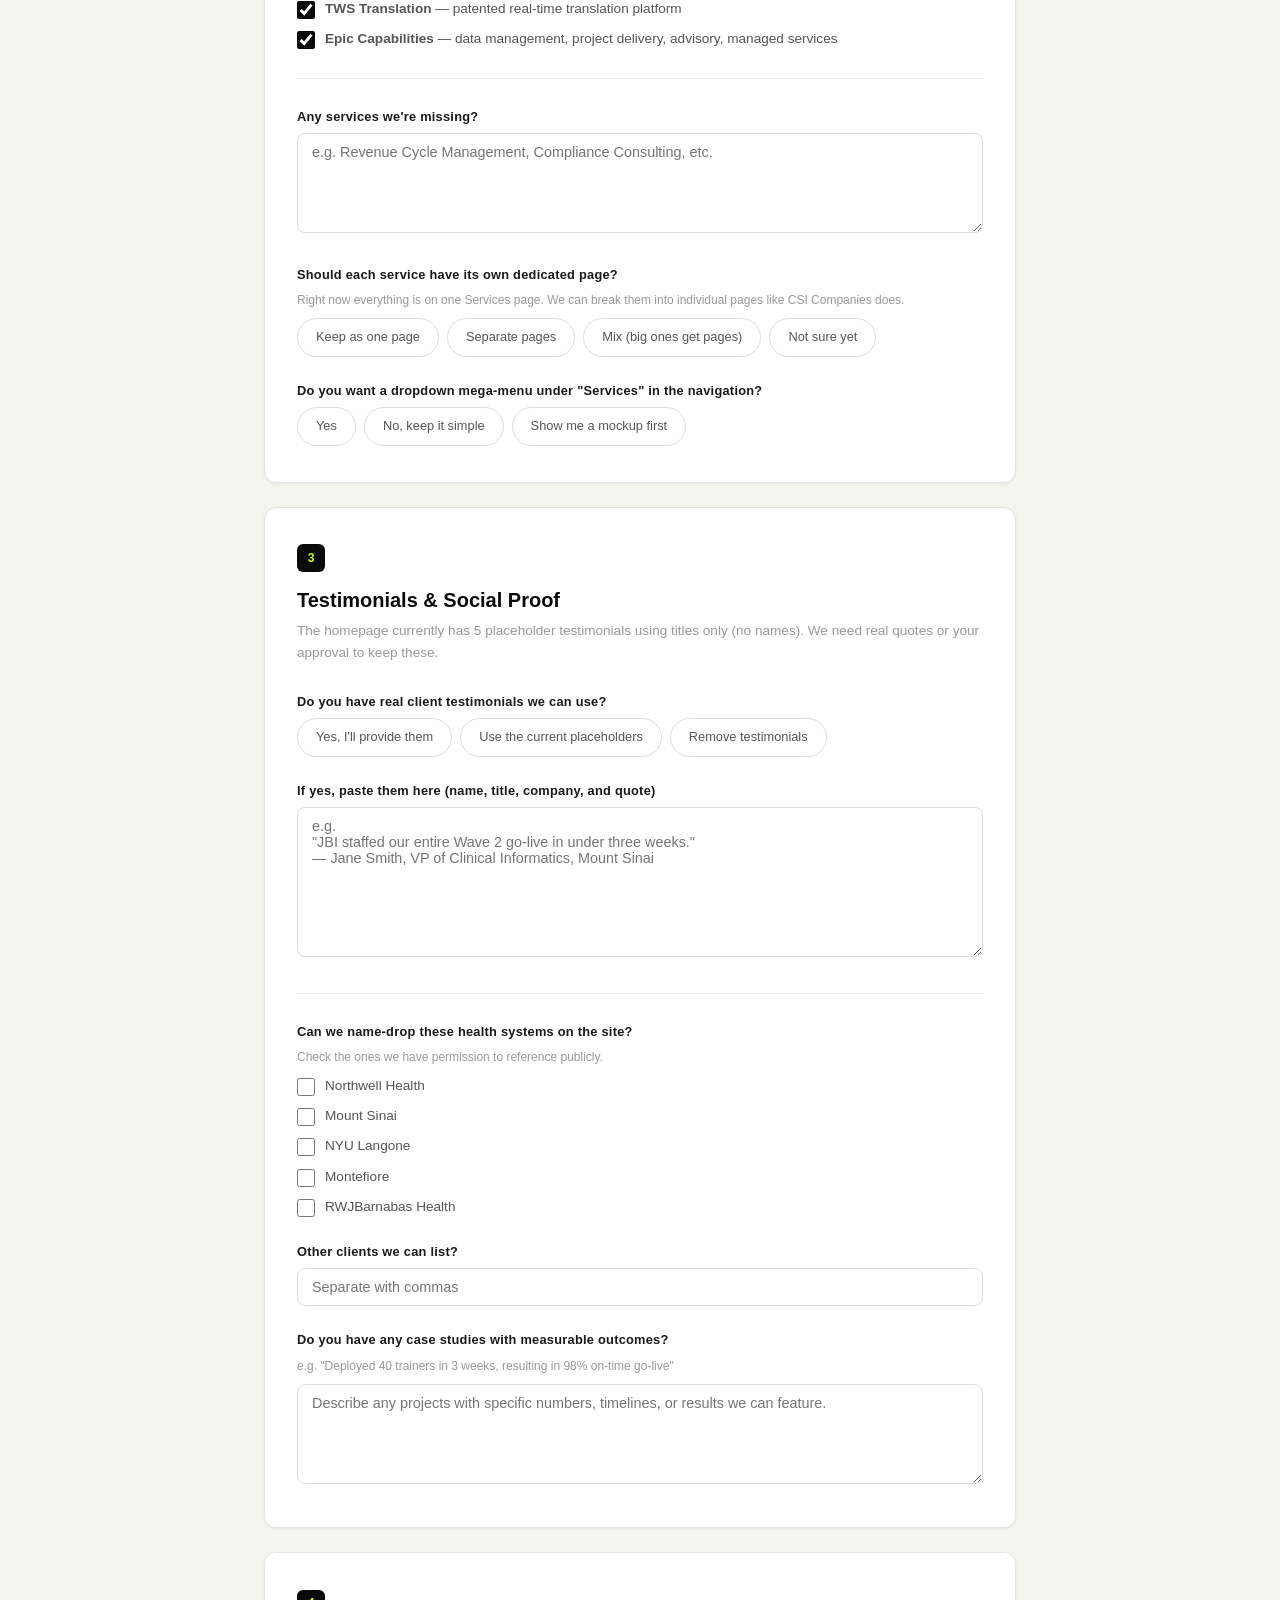
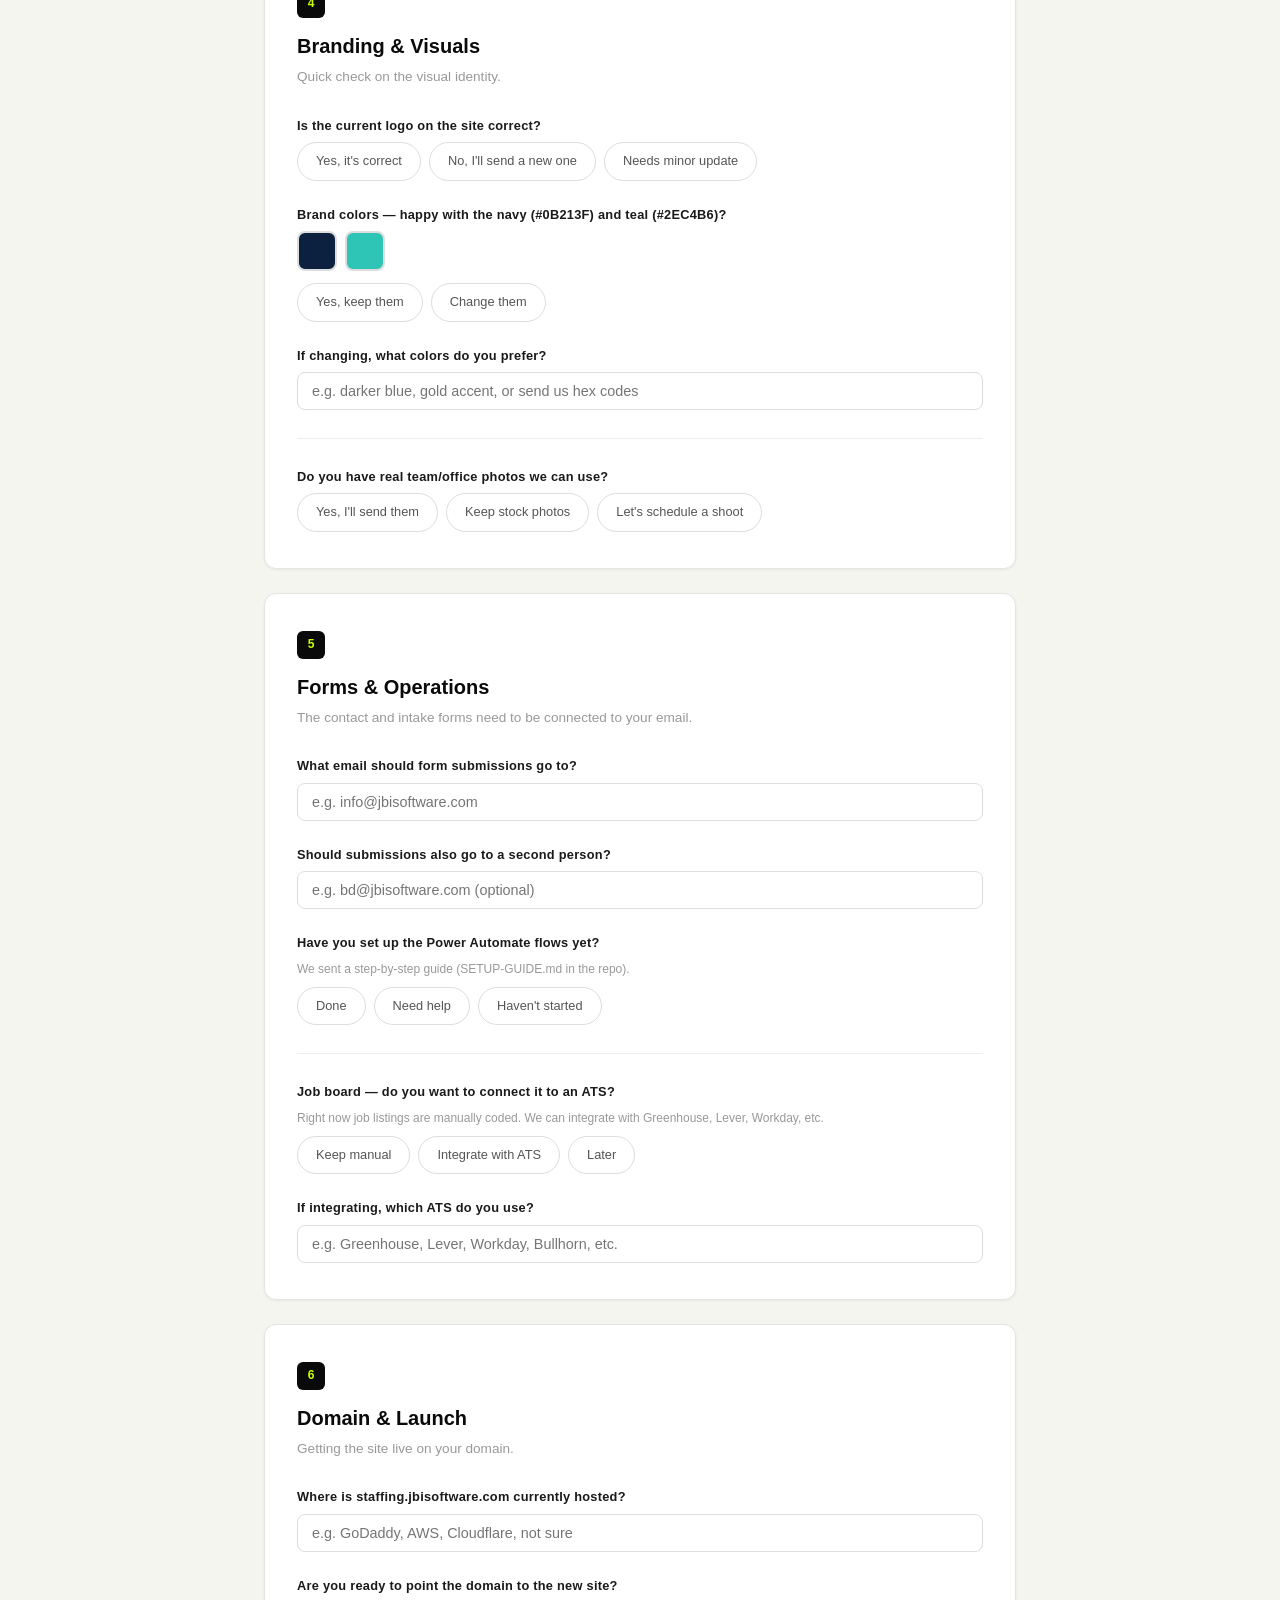
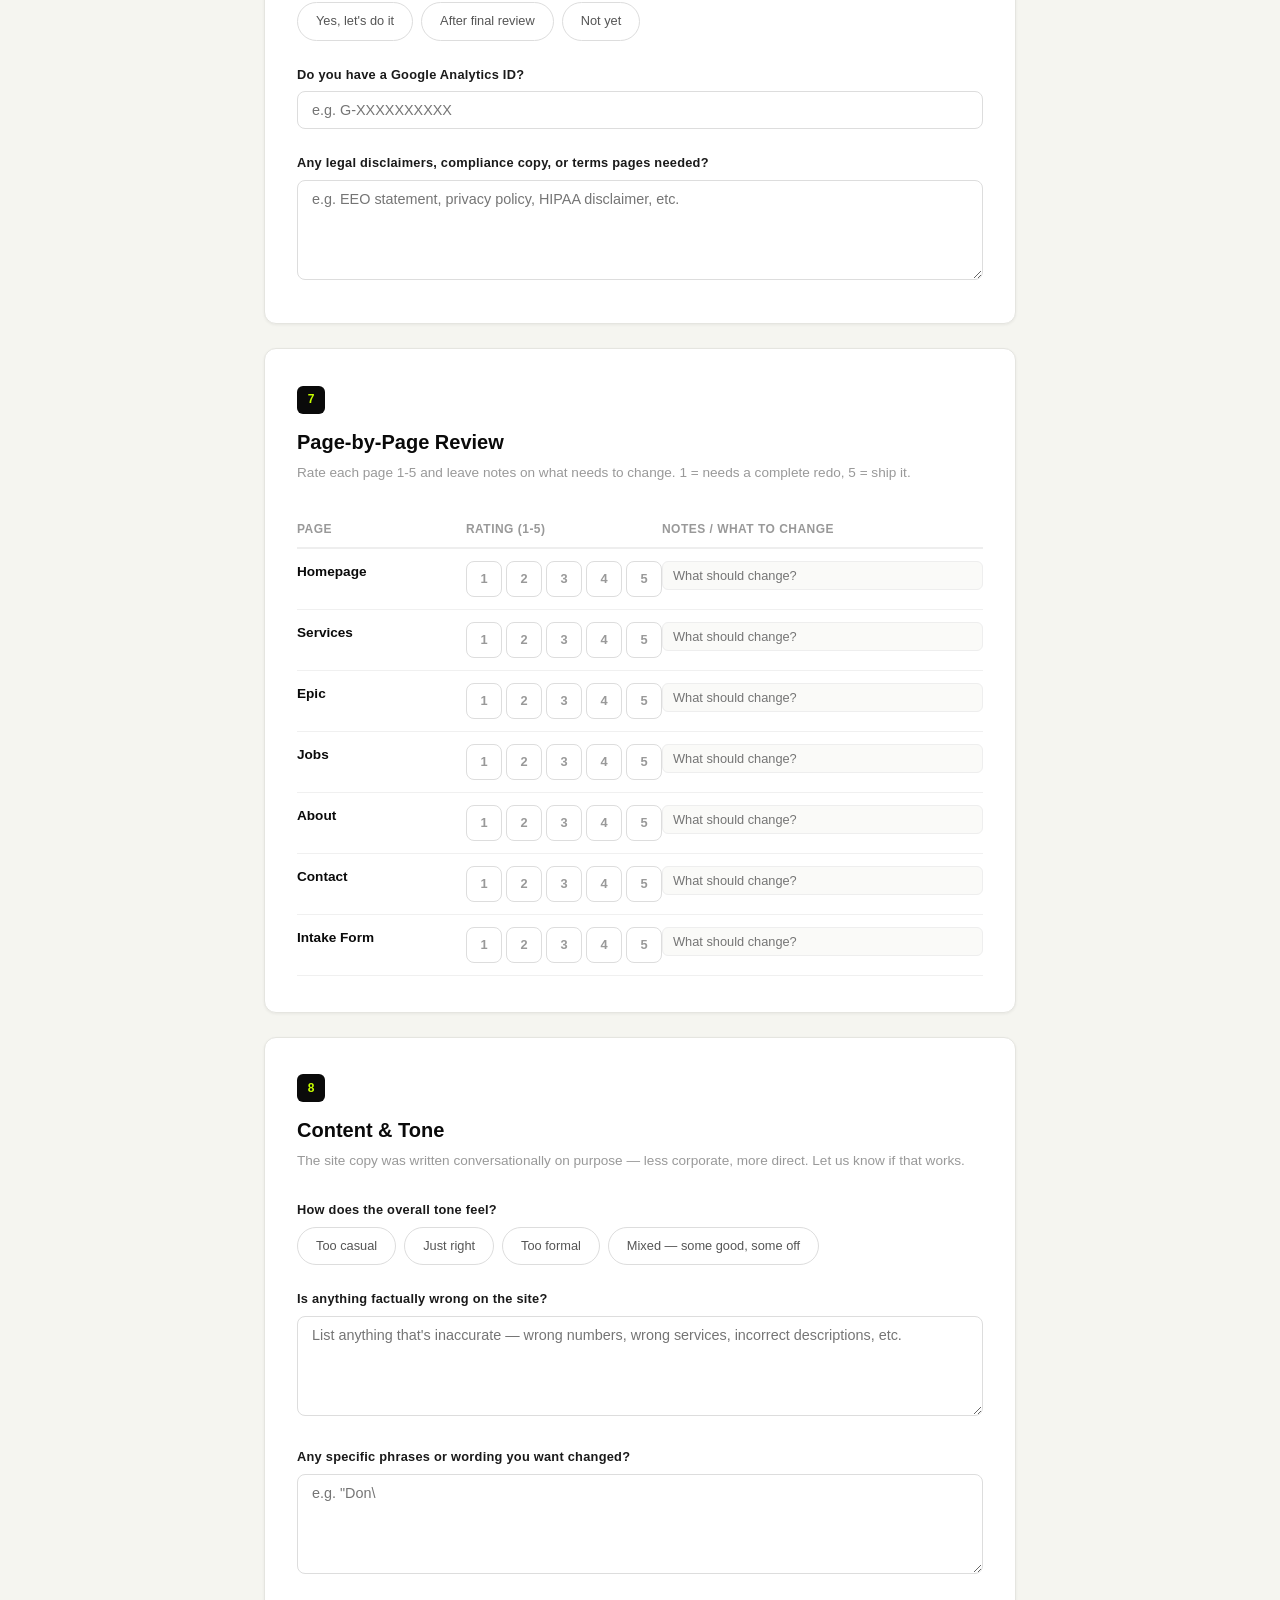
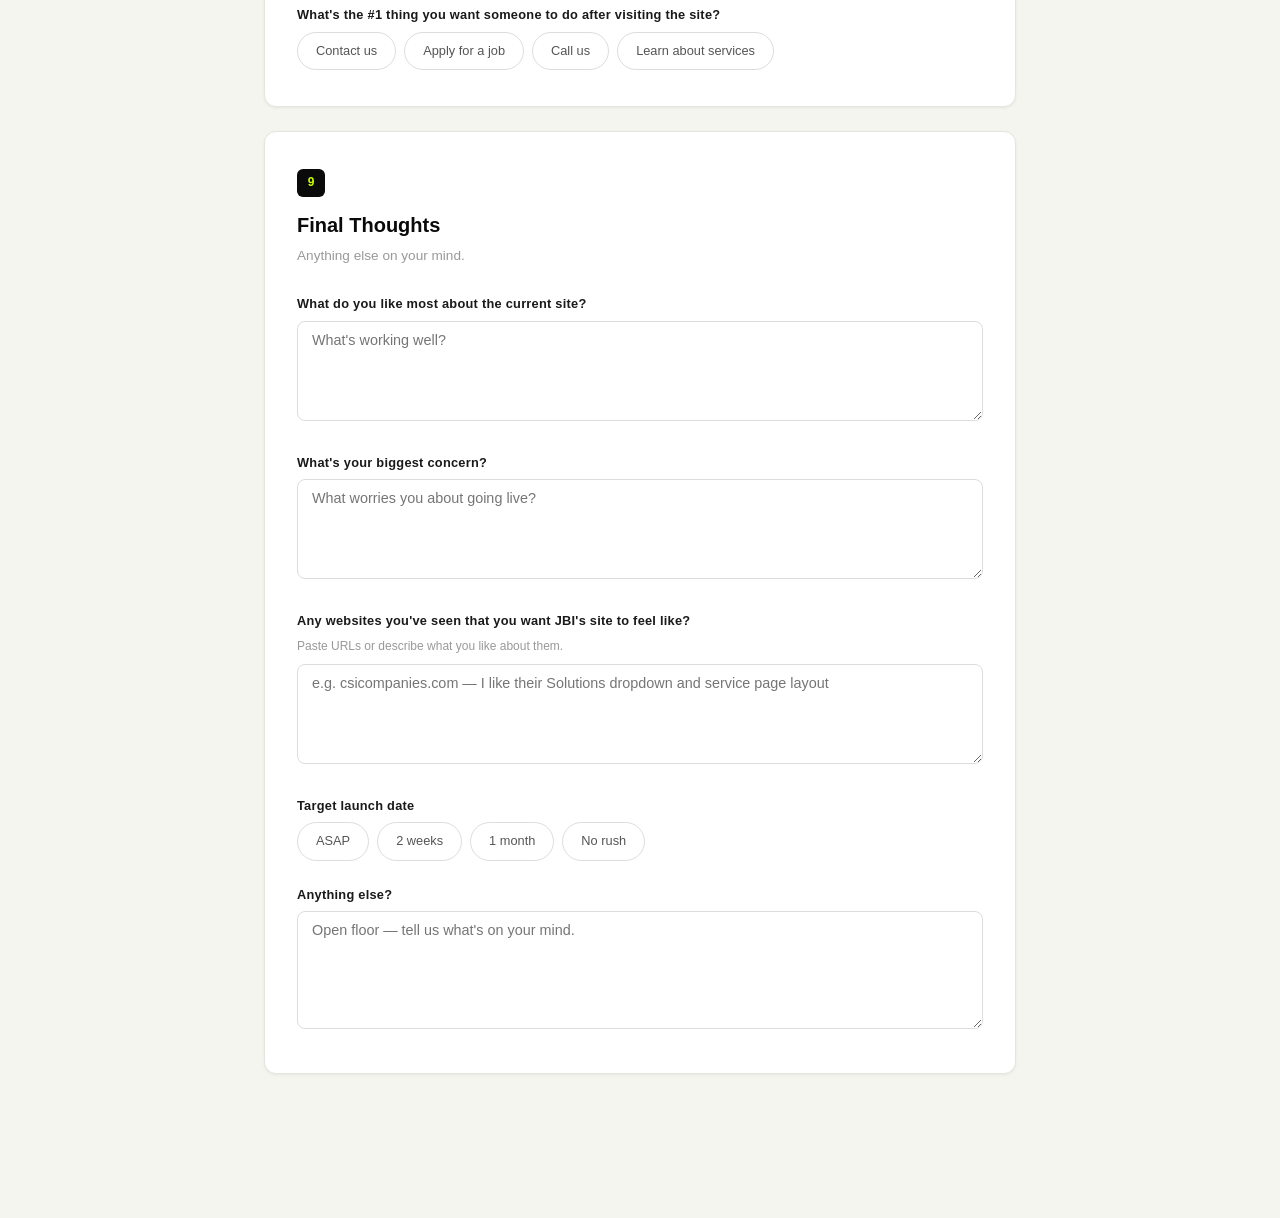
<file: staffing-site/client-questionnaire.html>
<!DOCTYPE html>
<html lang="en">
<head>
    <meta charset="UTF-8">
    <meta name="viewport" content="width=device-width, initial-scale=1.0">
    <title>Client Questionnaire — JBISOFTWARE</title>
    <meta name="robots" content="noindex, nofollow">
    <style>
        @import url('https://fonts.googleapis.com/css2?family=Outfit:wght@300;400;500;600;700;800&display=swap');

        *, *::before, *::after { box-sizing: border-box; margin: 0; padding: 0; }

        :root {
            --wwa-black: #0a0a0a;
            --wwa-dark: #1a1a1a;
            --wwa-gray: #2a2a2a;
            --wwa-mid: #555;
            --wwa-light: #999;
            --wwa-border: #333;
            --wwa-bg: #f5f5f0;
            --wwa-white: #ffffff;
            --wwa-accent: #c8ff00;
            --wwa-accent-dim: #a6d400;
            --wwa-red: #ff4444;
            --wwa-blue: #0B213F;
            --wwa-teal: #2ec4b6;
            --radius: 8px;
        }

        body {
            font-family: 'Inter', -apple-system, BlinkMacSystemFont, sans-serif;
            background: var(--wwa-bg);
            color: var(--wwa-dark);
            line-height: 1.6;
            -webkit-font-smoothing: antialiased;
        }

        /* Print styles */
        @media print {
            body { background: white; font-size: 11px; line-height: 1.4; }
            .no-print { display: none !important; }
            .questionnaire-header { background: var(--wwa-black) !important; -webkit-print-color-adjust: exact; print-color-adjust: exact; }
            .section-card { break-inside: avoid; box-shadow: none; border: 1px solid #ddd; }
            .form-input, .form-textarea, .form-select { border: 1px solid #ccc; background: white; }
            .progress-bar { display: none; }
            textarea { min-height: 60px !important; }
        }

        /* Header */
        .questionnaire-header {
            background: var(--wwa-black);
            color: white;
            padding: 48px 0;
            position: relative;
            overflow: hidden;
        }
        .questionnaire-header::before {
            content: '';
            position: absolute;
            top: -50%;
            right: -10%;
            width: 400px;
            height: 400px;
            background: var(--wwa-accent);
            opacity: .06;
            border-radius: 50%;
        }
        .header-inner {
            max-width: 800px;
            margin: 0 auto;
            padding: 0 24px;
            position: relative;
        }
        .wwa-badge {
            display: inline-flex;
            align-items: center;
            gap: 8px;
            background: rgba(200, 255, 0, .1);
            border: 1px solid rgba(200, 255, 0, .3);
            padding: 6px 14px;
            border-radius: 100px;
            font-size: .75rem;
            font-weight: 600;
            letter-spacing: .05em;
            text-transform: uppercase;
            color: var(--wwa-accent);
            margin-bottom: 20px;
        }
        .wwa-badge svg { width: 14px; height: 14px; }
        .header-title {
            font-size: 2rem;
            font-weight: 800;
            line-height: 1.15;
            margin-bottom: 12px;
        }
        .header-title span { color: var(--wwa-accent); }
        .header-subtitle {
            color: #aaa;
            font-size: .95rem;
            max-width: 560px;
            line-height: 1.7;
        }
        .header-meta {
            display: flex;
            gap: 32px;
            margin-top: 28px;
            padding-top: 24px;
            border-top: 1px solid rgba(255,255,255,.1);
            font-size: .8rem;
            color: #888;
        }
        .header-meta strong { color: white; font-weight: 600; display: block; margin-bottom: 2px; }

        /* Progress */
        .progress-bar {
            position: sticky;
            top: 0;
            z-index: 100;
            background: var(--wwa-black);
            padding: 12px 0;
            border-bottom: 1px solid var(--wwa-border);
        }
        .progress-inner {
            max-width: 800px;
            margin: 0 auto;
            padding: 0 24px;
            display: flex;
            align-items: center;
            gap: 16px;
        }
        .progress-track {
            flex: 1;
            height: 4px;
            background: var(--wwa-gray);
            border-radius: 2px;
            overflow: hidden;
        }
        .progress-fill {
            height: 100%;
            background: var(--wwa-accent);
            border-radius: 2px;
            transition: width .4s ease;
            width: 0%;
        }
        .progress-label {
            color: #888;
            font-size: .75rem;
            font-weight: 600;
            white-space: nowrap;
        }

        /* Main */
        .main-content {
            max-width: 800px;
            margin: 0 auto;
            padding: 40px 24px 120px;
        }

        /* Section cards */
        .section-card {
            background: var(--wwa-white);
            border-radius: 12px;
            padding: 36px 32px;
            margin-bottom: 24px;
            box-shadow: 0 1px 3px rgba(0,0,0,.06);
            border: 1px solid #e5e5e0;
        }
        .section-number {
            display: inline-flex;
            align-items: center;
            justify-content: center;
            width: 28px;
            height: 28px;
            background: var(--wwa-black);
            color: var(--wwa-accent);
            font-size: .75rem;
            font-weight: 700;
            border-radius: 6px;
            margin-bottom: 12px;
        }
        .section-title {
            font-size: 1.25rem;
            font-weight: 700;
            color: var(--wwa-black);
            margin-bottom: 4px;
        }
        .section-desc {
            font-size: .85rem;
            color: var(--wwa-light);
            margin-bottom: 28px;
        }

        /* Form elements */
        .field-group {
            margin-bottom: 24px;
        }
        .field-group:last-child { margin-bottom: 0; }
        .field-label {
            display: block;
            font-size: .8rem;
            font-weight: 600;
            color: var(--wwa-dark);
            margin-bottom: 6px;
            letter-spacing: .02em;
        }
        .field-hint {
            display: block;
            font-size: .75rem;
            color: var(--wwa-light);
            margin-bottom: 8px;
        }
        .form-input, .form-textarea, .form-select {
            width: 100%;
            padding: 10px 14px;
            font-family: inherit;
            font-size: .9rem;
            border: 1.5px solid #ddd;
            border-radius: var(--radius);
            background: var(--wwa-white);
            color: var(--wwa-dark);
            transition: border-color .2s;
        }
        .form-input:focus, .form-textarea:focus, .form-select:focus {
            outline: none;
            border-color: var(--wwa-black);
            box-shadow: 0 0 0 3px rgba(10,10,10,.06);
        }
        .form-textarea {
            min-height: 100px;
            resize: vertical;
        }
        .form-select {
            cursor: pointer;
            -webkit-appearance: none;
            appearance: none;
            background-image: url("data:image/svg+xml,%3Csvg xmlns='http://www.w3.org/2000/svg' width='16' height='16' fill='%23999' viewBox='0 0 16 16'%3E%3Cpath d='M4 6l4 4 4-4'/%3E%3C/svg%3E");
            background-repeat: no-repeat;
            background-position: right 12px center;
            padding-right: 36px;
        }

        /* Two column */
        .field-row {
            display: grid;
            grid-template-columns: 1fr 1fr;
            gap: 16px;
        }
        @media (max-width: 600px) {
            .field-row { grid-template-columns: 1fr; }
        }

        /* Checkbox groups */
        .check-group {
            display: flex;
            flex-direction: column;
            gap: 10px;
        }
        .check-item {
            display: flex;
            align-items: flex-start;
            gap: 10px;
            cursor: pointer;
        }
        .check-item input[type="checkbox"] {
            width: 18px;
            height: 18px;
            margin-top: 2px;
            accent-color: var(--wwa-black);
            cursor: pointer;
            flex-shrink: 0;
        }
        .check-item span {
            font-size: .85rem;
            color: var(--wwa-mid);
            line-height: 1.5;
        }

        /* Radio groups */
        .radio-group {
            display: flex;
            flex-wrap: wrap;
            gap: 8px;
        }
        .radio-pill {
            display: flex;
            align-items: center;
        }
        .radio-pill input { display: none; }
        .radio-pill label {
            padding: 8px 18px;
            font-size: .8rem;
            font-weight: 500;
            border: 1.5px solid #ddd;
            border-radius: 100px;
            cursor: pointer;
            transition: all .2s;
            color: var(--wwa-mid);
        }
        .radio-pill input:checked + label {
            background: var(--wwa-black);
            border-color: var(--wwa-black);
            color: var(--wwa-accent);
        }
        .radio-pill label:hover {
            border-color: var(--wwa-black);
        }

        /* Rating scale */
        .rating-row {
            display: flex;
            align-items: center;
            gap: 12px;
            margin-bottom: 16px;
        }
        .rating-label {
            font-size: .85rem;
            color: var(--wwa-mid);
            min-width: 200px;
        }
        .rating-pills {
            display: flex;
            gap: 4px;
        }
        .rating-pills input { display: none; }
        .rating-pills label {
            width: 36px;
            height: 36px;
            display: flex;
            align-items: center;
            justify-content: center;
            font-size: .8rem;
            font-weight: 600;
            border: 1.5px solid #ddd;
            border-radius: 8px;
            cursor: pointer;
            transition: all .2s;
            color: var(--wwa-light);
        }
        .rating-pills input:checked + label {
            background: var(--wwa-black);
            border-color: var(--wwa-black);
            color: var(--wwa-accent);
        }
        .rating-pills label:hover {
            border-color: var(--wwa-black);
        }
        @media (max-width: 600px) {
            .rating-row { flex-direction: column; align-items: flex-start; gap: 8px; }
            .rating-label { min-width: unset; }
        }

        /* Divider */
        .field-divider {
            border: none;
            border-top: 1px solid #eee;
            margin: 28px 0;
        }

        /* Action bar */
        .action-bar {
            position: fixed;
            bottom: 0;
            left: 0;
            right: 0;
            background: var(--wwa-black);
            border-top: 1px solid var(--wwa-border);
            padding: 16px 0;
            z-index: 100;
        }
        .action-inner {
            max-width: 800px;
            margin: 0 auto;
            padding: 0 24px;
            display: flex;
            align-items: center;
            justify-content: space-between;
            gap: 12px;
        }
        .action-hint {
            font-size: .8rem;
            color: #666;
        }
        .action-buttons {
            display: flex;
            gap: 10px;
        }
        .btn-wwa {
            padding: 10px 24px;
            font-family: inherit;
            font-size: .85rem;
            font-weight: 600;
            border: none;
            border-radius: var(--radius);
            cursor: pointer;
            transition: all .2s;
        }
        .btn-save {
            background: var(--wwa-gray);
            color: #ccc;
        }
        .btn-save:hover { background: #444; }
        .btn-download {
            background: var(--wwa-accent);
            color: var(--wwa-black);
        }
        .btn-download:hover { background: var(--wwa-accent-dim); }

        @media (max-width: 600px) {
            .action-hint { display: none; }
            .section-card { padding: 24px 20px; }
            .header-meta { flex-direction: column; gap: 12px; }
        }

        /* Page rating table */
        .page-review-table {
            width: 100%;
            border-collapse: collapse;
        }
        .page-review-table th {
            text-align: left;
            font-size: .75rem;
            font-weight: 600;
            color: var(--wwa-light);
            text-transform: uppercase;
            letter-spacing: .04em;
            padding: 8px 0;
            border-bottom: 2px solid #eee;
        }
        .page-review-table td {
            padding: 12px 0;
            border-bottom: 1px solid #f0f0f0;
            font-size: .85rem;
            vertical-align: top;
        }
        .page-review-table .page-name {
            font-weight: 600;
            color: var(--wwa-black);
            min-width: 100px;
        }
        .page-review-table input[type="text"] {
            width: 100%;
            padding: 6px 10px;
            font-family: inherit;
            font-size: .8rem;
            border: 1.5px solid #eee;
            border-radius: 6px;
            background: #fafaf8;
        }
        .page-review-table input[type="text"]:focus {
            outline: none;
            border-color: var(--wwa-black);
        }
    </style>
</head>
<body>

    <!-- Header -->
    <header class="questionnaire-header no-print-bg">
        <div class="header-inner">
            <div class="wwa-badge">
                <svg viewBox="0 0 24 24" fill="none" stroke="currentColor" stroke-width="2"><path d="M12 2L2 7l10 5 10-5-10-5zM2 17l10 5 10-5M2 12l10 5 10-5"/></svg>
                Wild Wolf Agency
            </div>
            <h1 class="header-title">JBI Staffing Site <span>Questionnaire</span></h1>
            <p class="header-subtitle">We need your input to finalize the website. Fill out what you can, skip what you don't know yet, and download as PDF when you're done. Nothing is final — this just gets us on the same page.</p>
            <div class="header-meta">
                <div>
                    <strong>Client</strong>
                    JBI Software, Inc.
                </div>
                <div>
                    <strong>Project</strong>
                    staffing.jbisoftware.com Redesign
                </div>
                <div>
                    <strong>Date</strong>
                    <span id="todayDate"></span>
                </div>
            </div>
        </div>
    </header>

    <!-- Progress -->
    <div class="progress-bar no-print">
        <div class="progress-inner">
            <div class="progress-track">
                <div class="progress-fill" id="progressFill"></div>
            </div>
            <span class="progress-label" id="progressLabel">0% complete</span>
        </div>
    </div>

    <main id="main">
    <!-- Main -->
    <main class="main-content">

        <!-- Section 1: Company Facts -->
        <div class="section-card" data-section="1">
            <div class="section-number">1</div>
            <h2 class="section-title">Company Facts & Numbers</h2>
            <p class="section-desc">We're using these numbers across the site. Please confirm or correct them.</p>

            <div class="field-row">
                <div class="field-group">
                    <label class="field-label">Years in business</label>
                    <span class="field-hint">We currently show "15+"</span>
                    <input type="text" class="form-input" name="years_in_business" placeholder="e.g. 17 years (founded 2009)">
                </div>
                <div class="field-group">
                    <label class="field-label">Go-lives completed</label>
                    <span class="field-hint">We currently show "200+"</span>
                    <input type="text" class="form-input" name="golives" placeholder="e.g. 215">
                </div>
            </div>

            <div class="field-row">
                <div class="field-group">
                    <label class="field-label">Professionals placed</label>
                    <span class="field-hint">We currently show "3,500+"</span>
                    <input type="text" class="form-input" name="professionals_placed" placeholder="e.g. 4,200">
                </div>
                <div class="field-group">
                    <label class="field-label">Health systems served</label>
                    <span class="field-hint">We currently show "50+"</span>
                    <input type="text" class="form-input" name="health_systems" placeholder="e.g. 62">
                </div>
            </div>

            <hr class="field-divider">

            <div class="field-group">
                <label class="field-label">Awards, certifications, or rankings</label>
                <span class="field-hint">KLAS rankings, Epic certifications, industry awards, etc. List anything we can feature on the site.</span>
                <textarea class="form-textarea" name="awards" placeholder="e.g. Epic Gold Stars, KLAS ranked, Minority Business Enterprise certified, etc."></textarea>
            </div>

            <div class="field-group">
                <label class="field-label">Anything else we should know about JBI's history?</label>
                <textarea class="form-textarea" name="company_history" placeholder="Founding story, milestones, acquisitions, key partnerships..."></textarea>
            </div>
        </div>

        <!-- Section 2: Services -->
        <div class="section-card" data-section="2">
            <div class="section-number">2</div>
            <h2 class="section-title">Services Confirmation</h2>
            <p class="section-desc">We built pages for these service lines. Check the ones that are correct, uncheck any that should be removed.</p>

            <div class="field-group">
                <label class="field-label">Current service lines on the site</label>
                <div class="check-group">
                    <label class="check-item"><input type="checkbox" name="svc_it" checked><span><strong>IT Staffing</strong> — developers, cloud engineers, DBAs, cybersecurity, help desk</span></label>
                    <label class="check-item"><input type="checkbox" name="svc_hcit" checked><span><strong>Healthcare IT Staffing</strong> — Epic/Cerner analysts, trainers, implementation teams</span></label>
                    <label class="check-item"><input type="checkbox" name="svc_clinical" checked><span><strong>Clinical Staffing</strong> — physicians, nurses, allied health, dental, behavioral</span></label>
                    <label class="check-item"><input type="checkbox" name="svc_softdev" checked><span><strong>Software Development</strong> — in-house custom apps, AI, HIPAA-compliant</span></label>
                    <label class="check-item"><input type="checkbox" name="svc_tws" checked><span><strong>TWS Translation</strong> — patented real-time translation platform</span></label>
                    <label class="check-item"><input type="checkbox" name="svc_epic" checked><span><strong>Epic Capabilities</strong> — data management, project delivery, advisory, managed services</span></label>
                </div>
            </div>

            <hr class="field-divider">

            <div class="field-group">
                <label class="field-label">Any services we're missing?</label>
                <textarea class="form-textarea" name="missing_services" placeholder="e.g. Revenue Cycle Management, Compliance Consulting, etc."></textarea>
            </div>

            <div class="field-group">
                <label class="field-label">Should each service have its own dedicated page?</label>
                <span class="field-hint">Right now everything is on one Services page. We can break them into individual pages like CSI Companies does.</span>
                <div class="radio-group">
                    <div class="radio-pill"><input type="radio" name="service_pages" id="sp1" value="keep"><label for="sp1">Keep as one page</label></div>
                    <div class="radio-pill"><input type="radio" name="service_pages" id="sp2" value="separate"><label for="sp2">Separate pages</label></div>
                    <div class="radio-pill"><input type="radio" name="service_pages" id="sp3" value="hybrid"><label for="sp3">Mix (big ones get pages)</label></div>
                    <div class="radio-pill"><input type="radio" name="service_pages" id="sp4" value="unsure"><label for="sp4">Not sure yet</label></div>
                </div>
            </div>

            <div class="field-group">
                <label class="field-label">Do you want a dropdown mega-menu under "Services" in the navigation?</label>
                <div class="radio-group">
                    <div class="radio-pill"><input type="radio" name="mega_menu" id="mm1" value="yes"><label for="mm1">Yes</label></div>
                    <div class="radio-pill"><input type="radio" name="mega_menu" id="mm2" value="no"><label for="mm2">No, keep it simple</label></div>
                    <div class="radio-pill"><input type="radio" name="mega_menu" id="mm3" value="unsure"><label for="mm3">Show me a mockup first</label></div>
                </div>
            </div>
        </div>

        <!-- Section 3: Testimonials & Proof -->
        <div class="section-card" data-section="3">
            <div class="section-number">3</div>
            <h2 class="section-title">Testimonials & Social Proof</h2>
            <p class="section-desc">The homepage currently has 5 placeholder testimonials using titles only (no names). We need real quotes or your approval to keep these.</p>

            <div class="field-group">
                <label class="field-label">Do you have real client testimonials we can use?</label>
                <div class="radio-group">
                    <div class="radio-pill"><input type="radio" name="has_testimonials" id="ht1" value="yes"><label for="ht1">Yes, I'll provide them</label></div>
                    <div class="radio-pill"><input type="radio" name="has_testimonials" id="ht2" value="placeholders"><label for="ht2">Use the current placeholders</label></div>
                    <div class="radio-pill"><input type="radio" name="has_testimonials" id="ht3" value="remove"><label for="ht3">Remove testimonials</label></div>
                </div>
            </div>

            <div class="field-group">
                <label class="field-label">If yes, paste them here (name, title, company, and quote)</label>
                <textarea class="form-textarea" name="testimonials_text" rows="8" placeholder='e.g.&#10;"JBI staffed our entire Wave 2 go-live in under three weeks."&#10;— Jane Smith, VP of Clinical Informatics, Mount Sinai'></textarea>
            </div>

            <hr class="field-divider">

            <div class="field-group">
                <label class="field-label">Can we name-drop these health systems on the site?</label>
                <span class="field-hint">Check the ones we have permission to reference publicly.</span>
                <div class="check-group">
                    <label class="check-item"><input type="checkbox" name="logo_northwell"><span>Northwell Health</span></label>
                    <label class="check-item"><input type="checkbox" name="logo_sinai"><span>Mount Sinai</span></label>
                    <label class="check-item"><input type="checkbox" name="logo_nyu"><span>NYU Langone</span></label>
                    <label class="check-item"><input type="checkbox" name="logo_montefiore"><span>Montefiore</span></label>
                    <label class="check-item"><input type="checkbox" name="logo_rwj"><span>RWJBarnabas Health</span></label>
                </div>
            </div>

            <div class="field-group">
                <label class="field-label">Other clients we can list?</label>
                <input type="text" class="form-input" name="other_clients" placeholder="Separate with commas">
            </div>

            <div class="field-group">
                <label class="field-label">Do you have any case studies with measurable outcomes?</label>
                <span class="field-hint">e.g. "Deployed 40 trainers in 3 weeks, resulting in 98% on-time go-live"</span>
                <textarea class="form-textarea" name="case_studies" placeholder="Describe any projects with specific numbers, timelines, or results we can feature."></textarea>
            </div>
        </div>

        <!-- Section 4: Branding -->
        <div class="section-card" data-section="4">
            <div class="section-number">4</div>
            <h2 class="section-title">Branding & Visuals</h2>
            <p class="section-desc">Quick check on the visual identity.</p>

            <div class="field-group">
                <label class="field-label">Is the current logo on the site correct?</label>
                <div class="radio-group">
                    <div class="radio-pill"><input type="radio" name="logo_correct" id="lc1" value="yes"><label for="lc1">Yes, it's correct</label></div>
                    <div class="radio-pill"><input type="radio" name="logo_correct" id="lc2" value="no"><label for="lc2">No, I'll send a new one</label></div>
                    <div class="radio-pill"><input type="radio" name="logo_correct" id="lc3" value="update"><label for="lc3">Needs minor update</label></div>
                </div>
            </div>

            <div class="field-group">
                <label class="field-label">Brand colors — happy with the navy (#0B213F) and teal (#2EC4B6)?</label>
                <div style="display:flex;gap:8px;margin-bottom:12px;">
                    <div style="width:40px;height:40px;border-radius:8px;background:#0B213F;border:2px solid #ddd;"></div>
                    <div style="width:40px;height:40px;border-radius:8px;background:#2EC4B6;border:2px solid #ddd;"></div>
                </div>
                <div class="radio-group">
                    <div class="radio-pill"><input type="radio" name="colors_ok" id="co1" value="yes"><label for="co1">Yes, keep them</label></div>
                    <div class="radio-pill"><input type="radio" name="colors_ok" id="co2" value="change"><label for="co2">Change them</label></div>
                </div>
            </div>

            <div class="field-group">
                <label class="field-label">If changing, what colors do you prefer?</label>
                <input type="text" class="form-input" name="preferred_colors" placeholder="e.g. darker blue, gold accent, or send us hex codes">
            </div>

            <hr class="field-divider">

            <div class="field-group">
                <label class="field-label">Do you have real team/office photos we can use?</label>
                <div class="radio-group">
                    <div class="radio-pill"><input type="radio" name="has_photos" id="hp1" value="yes"><label for="hp1">Yes, I'll send them</label></div>
                    <div class="radio-pill"><input type="radio" name="has_photos" id="hp2" value="stock"><label for="hp2">Keep stock photos</label></div>
                    <div class="radio-pill"><input type="radio" name="has_photos" id="hp3" value="schedule"><label for="hp3">Let's schedule a shoot</label></div>
                </div>
            </div>
        </div>

        <!-- Section 5: Forms & Operations -->
        <div class="section-card" data-section="5">
            <div class="section-number">5</div>
            <h2 class="section-title">Forms & Operations</h2>
            <p class="section-desc">The contact and intake forms need to be connected to your email.</p>

            <div class="field-group">
                <label class="field-label">What email should form submissions go to?</label>
                <input type="text" class="form-input" name="form_email" placeholder="e.g. info@jbisoftware.com">
            </div>

            <div class="field-group">
                <label class="field-label">Should submissions also go to a second person?</label>
                <input type="text" class="form-input" name="form_email_cc" placeholder="e.g. bd@jbisoftware.com (optional)">
            </div>

            <div class="field-group">
                <label class="field-label">Have you set up the Power Automate flows yet?</label>
                <span class="field-hint">We sent a step-by-step guide (SETUP-GUIDE.md in the repo).</span>
                <div class="radio-group">
                    <div class="radio-pill"><input type="radio" name="pa_setup" id="pa1" value="done"><label for="pa1">Done</label></div>
                    <div class="radio-pill"><input type="radio" name="pa_setup" id="pa2" value="need_help"><label for="pa2">Need help</label></div>
                    <div class="radio-pill"><input type="radio" name="pa_setup" id="pa3" value="havent_started"><label for="pa3">Haven't started</label></div>
                </div>
            </div>

            <hr class="field-divider">

            <div class="field-group">
                <label class="field-label">Job board — do you want to connect it to an ATS?</label>
                <span class="field-hint">Right now job listings are manually coded. We can integrate with Greenhouse, Lever, Workday, etc.</span>
                <div class="radio-group">
                    <div class="radio-pill"><input type="radio" name="ats" id="ats1" value="manual"><label for="ats1">Keep manual</label></div>
                    <div class="radio-pill"><input type="radio" name="ats" id="ats2" value="integrate"><label for="ats2">Integrate with ATS</label></div>
                    <div class="radio-pill"><input type="radio" name="ats" id="ats3" value="later"><label for="ats3">Later</label></div>
                </div>
            </div>

            <div class="field-group">
                <label class="field-label">If integrating, which ATS do you use?</label>
                <input type="text" class="form-input" name="ats_name" placeholder="e.g. Greenhouse, Lever, Workday, Bullhorn, etc.">
            </div>
        </div>

        <!-- Section 6: Domain & Launch -->
        <div class="section-card" data-section="6">
            <div class="section-number">6</div>
            <h2 class="section-title">Domain & Launch</h2>
            <p class="section-desc">Getting the site live on your domain.</p>

            <div class="field-group">
                <label class="field-label">Where is staffing.jbisoftware.com currently hosted?</label>
                <input type="text" class="form-input" name="current_host" placeholder="e.g. GoDaddy, AWS, Cloudflare, not sure">
            </div>

            <div class="field-group">
                <label class="field-label">Are you ready to point the domain to the new site?</label>
                <div class="radio-group">
                    <div class="radio-pill"><input type="radio" name="domain_ready" id="dr1" value="yes"><label for="dr1">Yes, let's do it</label></div>
                    <div class="radio-pill"><input type="radio" name="domain_ready" id="dr2" value="after_review"><label for="dr2">After final review</label></div>
                    <div class="radio-pill"><input type="radio" name="domain_ready" id="dr3" value="not_yet"><label for="dr3">Not yet</label></div>
                </div>
            </div>

            <div class="field-group">
                <label class="field-label">Do you have a Google Analytics ID?</label>
                <input type="text" class="form-input" name="ga_id" placeholder="e.g. G-XXXXXXXXXX">
            </div>

            <div class="field-group">
                <label class="field-label">Any legal disclaimers, compliance copy, or terms pages needed?</label>
                <textarea class="form-textarea" name="legal" placeholder="e.g. EEO statement, privacy policy, HIPAA disclaimer, etc."></textarea>
            </div>
        </div>

        <!-- Section 7: Page-by-Page Review -->
        <div class="section-card" data-section="7">
            <div class="section-number">7</div>
            <h2 class="section-title">Page-by-Page Review</h2>
            <p class="section-desc">Rate each page 1-5 and leave notes on what needs to change. 1 = needs a complete redo, 5 = ship it.</p>

            <table class="page-review-table">
                <thead>
                    <tr>
                        <th>Page</th>
                        <th style="width:140px;">Rating (1-5)</th>
                        <th>Notes / what to change</th>
                    </tr>
                </thead>
                <tbody>
                    <tr>
                        <td class="page-name">Homepage</td>
                        <td>
                            <div class="rating-pills">
                                <div><input type="radio" name="rate_home" id="rh1" value="1"><label for="rh1">1</label></div>
                                <div><input type="radio" name="rate_home" id="rh2" value="2"><label for="rh2">2</label></div>
                                <div><input type="radio" name="rate_home" id="rh3" value="3"><label for="rh3">3</label></div>
                                <div><input type="radio" name="rate_home" id="rh4" value="4"><label for="rh4">4</label></div>
                                <div><input type="radio" name="rate_home" id="rh5" value="5"><label for="rh5">5</label></div>
                            </div>
                        </td>
                        <td><input type="text" name="notes_home" placeholder="What should change?"></td>
                    </tr>
                    <tr>
                        <td class="page-name">Services</td>
                        <td>
                            <div class="rating-pills">
                                <div><input type="radio" name="rate_services" id="rs1" value="1"><label for="rs1">1</label></div>
                                <div><input type="radio" name="rate_services" id="rs2" value="2"><label for="rs2">2</label></div>
                                <div><input type="radio" name="rate_services" id="rs3" value="3"><label for="rs3">3</label></div>
                                <div><input type="radio" name="rate_services" id="rs4" value="4"><label for="rs4">4</label></div>
                                <div><input type="radio" name="rate_services" id="rs5" value="5"><label for="rs5">5</label></div>
                            </div>
                        </td>
                        <td><input type="text" name="notes_services" placeholder="What should change?"></td>
                    </tr>
                    <tr>
                        <td class="page-name">Epic</td>
                        <td>
                            <div class="rating-pills">
                                <div><input type="radio" name="rate_epic" id="re1" value="1"><label for="re1">1</label></div>
                                <div><input type="radio" name="rate_epic" id="re2" value="2"><label for="re2">2</label></div>
                                <div><input type="radio" name="rate_epic" id="re3" value="3"><label for="re3">3</label></div>
                                <div><input type="radio" name="rate_epic" id="re4" value="4"><label for="re4">4</label></div>
                                <div><input type="radio" name="rate_epic" id="re5" value="5"><label for="re5">5</label></div>
                            </div>
                        </td>
                        <td><input type="text" name="notes_epic" placeholder="What should change?"></td>
                    </tr>
                    <tr>
                        <td class="page-name">Jobs</td>
                        <td>
                            <div class="rating-pills">
                                <div><input type="radio" name="rate_jobs" id="rj1" value="1"><label for="rj1">1</label></div>
                                <div><input type="radio" name="rate_jobs" id="rj2" value="2"><label for="rj2">2</label></div>
                                <div><input type="radio" name="rate_jobs" id="rj3" value="3"><label for="rj3">3</label></div>
                                <div><input type="radio" name="rate_jobs" id="rj4" value="4"><label for="rj4">4</label></div>
                                <div><input type="radio" name="rate_jobs" id="rj5" value="5"><label for="rj5">5</label></div>
                            </div>
                        </td>
                        <td><input type="text" name="notes_jobs" placeholder="What should change?"></td>
                    </tr>
                    <tr>
                        <td class="page-name">About</td>
                        <td>
                            <div class="rating-pills">
                                <div><input type="radio" name="rate_about" id="ra1" value="1"><label for="ra1">1</label></div>
                                <div><input type="radio" name="rate_about" id="ra2" value="2"><label for="ra2">2</label></div>
                                <div><input type="radio" name="rate_about" id="ra3" value="3"><label for="ra3">3</label></div>
                                <div><input type="radio" name="rate_about" id="ra4" value="4"><label for="ra4">4</label></div>
                                <div><input type="radio" name="rate_about" id="ra5" value="5"><label for="ra5">5</label></div>
                            </div>
                        </td>
                        <td><input type="text" name="notes_about" placeholder="What should change?"></td>
                    </tr>
                    <tr>
                        <td class="page-name">Contact</td>
                        <td>
                            <div class="rating-pills">
                                <div><input type="radio" name="rate_contact" id="rc1" value="1"><label for="rc1">1</label></div>
                                <div><input type="radio" name="rate_contact" id="rc2" value="2"><label for="rc2">2</label></div>
                                <div><input type="radio" name="rate_contact" id="rc3" value="3"><label for="rc3">3</label></div>
                                <div><input type="radio" name="rate_contact" id="rc4" value="4"><label for="rc4">4</label></div>
                                <div><input type="radio" name="rate_contact" id="rc5" value="5"><label for="rc5">5</label></div>
                            </div>
                        </td>
                        <td><input type="text" name="notes_contact" placeholder="What should change?"></td>
                    </tr>
                    <tr>
                        <td class="page-name">Intake Form</td>
                        <td>
                            <div class="rating-pills">
                                <div><input type="radio" name="rate_intake" id="ri1" value="1"><label for="ri1">1</label></div>
                                <div><input type="radio" name="rate_intake" id="ri2" value="2"><label for="ri2">2</label></div>
                                <div><input type="radio" name="rate_intake" id="ri3" value="3"><label for="ri3">3</label></div>
                                <div><input type="radio" name="rate_intake" id="ri4" value="4"><label for="ri4">4</label></div>
                                <div><input type="radio" name="rate_intake" id="ri5" value="5"><label for="ri5">5</label></div>
                            </div>
                        </td>
                        <td><input type="text" name="notes_intake" placeholder="What should change?"></td>
                    </tr>
                </tbody>
            </table>
        </div>

        <!-- Section 8: Content & Tone -->
        <div class="section-card" data-section="8">
            <div class="section-number">8</div>
            <h2 class="section-title">Content & Tone</h2>
            <p class="section-desc">The site copy was written conversationally on purpose — less corporate, more direct. Let us know if that works.</p>

            <div class="field-group">
                <label class="field-label">How does the overall tone feel?</label>
                <div class="radio-group">
                    <div class="radio-pill"><input type="radio" name="tone" id="t1" value="too_casual"><label for="t1">Too casual</label></div>
                    <div class="radio-pill"><input type="radio" name="tone" id="t2" value="just_right"><label for="t2">Just right</label></div>
                    <div class="radio-pill"><input type="radio" name="tone" id="t3" value="too_formal"><label for="t3">Too formal</label></div>
                    <div class="radio-pill"><input type="radio" name="tone" id="t4" value="mixed"><label for="t4">Mixed — some good, some off</label></div>
                </div>
            </div>

            <div class="field-group">
                <label class="field-label">Is anything factually wrong on the site?</label>
                <textarea class="form-textarea" name="factual_errors" placeholder="List anything that's inaccurate — wrong numbers, wrong services, incorrect descriptions, etc."></textarea>
            </div>

            <div class="field-group">
                <label class="field-label">Any specific phrases or wording you want changed?</label>
                <textarea class="form-textarea" name="wording_changes" placeholder='e.g. "Don\'t say \'we move fast\' — say \'we deliver on time\'" or "Remove the line about 3am command center"'></textarea>
            </div>

            <div class="field-group">
                <label class="field-label">What's the #1 thing you want someone to do after visiting the site?</label>
                <div class="radio-group">
                    <div class="radio-pill"><input type="radio" name="primary_cta" id="cta1" value="contact"><label for="cta1">Contact us</label></div>
                    <div class="radio-pill"><input type="radio" name="primary_cta" id="cta2" value="apply"><label for="cta2">Apply for a job</label></div>
                    <div class="radio-pill"><input type="radio" name="primary_cta" id="cta3" value="call"><label for="cta3">Call us</label></div>
                    <div class="radio-pill"><input type="radio" name="primary_cta" id="cta4" value="learn"><label for="cta4">Learn about services</label></div>
                </div>
            </div>
        </div>

        <!-- Section 9: Final Thoughts -->
        <div class="section-card" data-section="9">
            <div class="section-number">9</div>
            <h2 class="section-title">Final Thoughts</h2>
            <p class="section-desc">Anything else on your mind.</p>

            <div class="field-group">
                <label class="field-label">What do you like most about the current site?</label>
                <textarea class="form-textarea" name="likes" placeholder="What's working well?"></textarea>
            </div>

            <div class="field-group">
                <label class="field-label">What's your biggest concern?</label>
                <textarea class="form-textarea" name="concerns" placeholder="What worries you about going live?"></textarea>
            </div>

            <div class="field-group">
                <label class="field-label">Any websites you've seen that you want JBI's site to feel like?</label>
                <span class="field-hint">Paste URLs or describe what you like about them.</span>
                <textarea class="form-textarea" name="inspiration" placeholder="e.g. csicompanies.com — I like their Solutions dropdown and service page layout"></textarea>
            </div>

            <div class="field-group">
                <label class="field-label">Target launch date</label>
                <div class="radio-group">
                    <div class="radio-pill"><input type="radio" name="launch" id="la1" value="asap"><label for="la1">ASAP</label></div>
                    <div class="radio-pill"><input type="radio" name="launch" id="la2" value="2_weeks"><label for="la2">2 weeks</label></div>
                    <div class="radio-pill"><input type="radio" name="launch" id="la3" value="month"><label for="la3">1 month</label></div>
                    <div class="radio-pill"><input type="radio" name="launch" id="la4" value="no_rush"><label for="la4">No rush</label></div>
                </div>
            </div>

            <div class="field-group">
                <label class="field-label">Anything else?</label>
                <textarea class="form-textarea" name="anything_else" rows="6" placeholder="Open floor — tell us what's on your mind."></textarea>
            </div>
        </div>

    </main>

    <!-- Action Bar -->
    <div class="action-bar no-print">
        <div class="action-inner">
            <span class="action-hint">Your answers auto-save in this browser. Download PDF when ready.</span>
            <div class="action-buttons">
                <button type="button" class="btn-wwa btn-save" onclick="saveToLocal()">Save Draft</button>
                <button type="button" class="btn-wwa btn-download" onclick="downloadPDF()">Download PDF</button>
            </div>
        </div>
    </div>

    <script>
        // Set today's date
        document.getElementById('todayDate').textContent = new Date().toLocaleDateString('en-US', { month: 'long', day: 'numeric', year: 'numeric' });

        // Progress tracking
        function updateProgress() {
            const allInputs = document.querySelectorAll('input[type="text"], textarea, select');
            const allRadios = document.querySelectorAll('input[type="radio"]');
            const radioGroups = new Set();
            allRadios.forEach(r => radioGroups.add(r.name));

            let filled = 0;
            let total = allInputs.length + radioGroups.size;

            allInputs.forEach(input => {
                if (input.value.trim()) filled++;
            });
            radioGroups.forEach(name => {
                if (document.querySelector(`input[name="${name}"]:checked`)) filled++;
            });

            const pct = Math.round((filled / total) * 100);
            document.getElementById('progressFill').style.width = pct + '%';
            document.getElementById('progressLabel').textContent = pct + '% complete';
        }

        document.querySelectorAll('input, textarea, select').forEach(el => {
            el.addEventListener('input', updateProgress);
            el.addEventListener('change', updateProgress);
        });

        // Auto-save to localStorage
        function saveToLocal() {
            const data = {};
            document.querySelectorAll('input, textarea, select').forEach(el => {
                if (el.type === 'radio') {
                    if (el.checked) data[el.name] = el.value;
                } else if (el.type === 'checkbox') {
                    data[el.name] = el.checked;
                } else {
                    if (el.name) data[el.name] = el.value;
                }
            });
            localStorage.setItem('jbi_questionnaire', JSON.stringify(data));
            // Flash the button
            const btn = document.querySelector('.btn-save');
            btn.textContent = 'Saved!';
            setTimeout(() => btn.textContent = 'Save Draft', 1500);
        }

        // Restore from localStorage
        function restoreFromLocal() {
            const saved = localStorage.getItem('jbi_questionnaire');
            if (!saved) return;
            const data = JSON.parse(saved);
            for (const [key, val] of Object.entries(data)) {
                const el = document.querySelector(`[name="${key}"]`);
                if (!el) continue;
                if (el.type === 'radio') {
                    const radio = document.querySelector(`input[name="${key}"][value="${val}"]`);
                    if (radio) radio.checked = true;
                } else if (el.type === 'checkbox') {
                    el.checked = val;
                } else {
                    el.value = val;
                }
            }
            updateProgress();
        }
        restoreFromLocal();

        // Auto-save every 30 seconds
        setInterval(saveToLocal, 30000);

        // Download as PDF (using browser print)
        function downloadPDF() {
            saveToLocal();
            window.print();
        }

        // Initial progress
        updateProgress();
    </script>
</body>
</html>
</file>
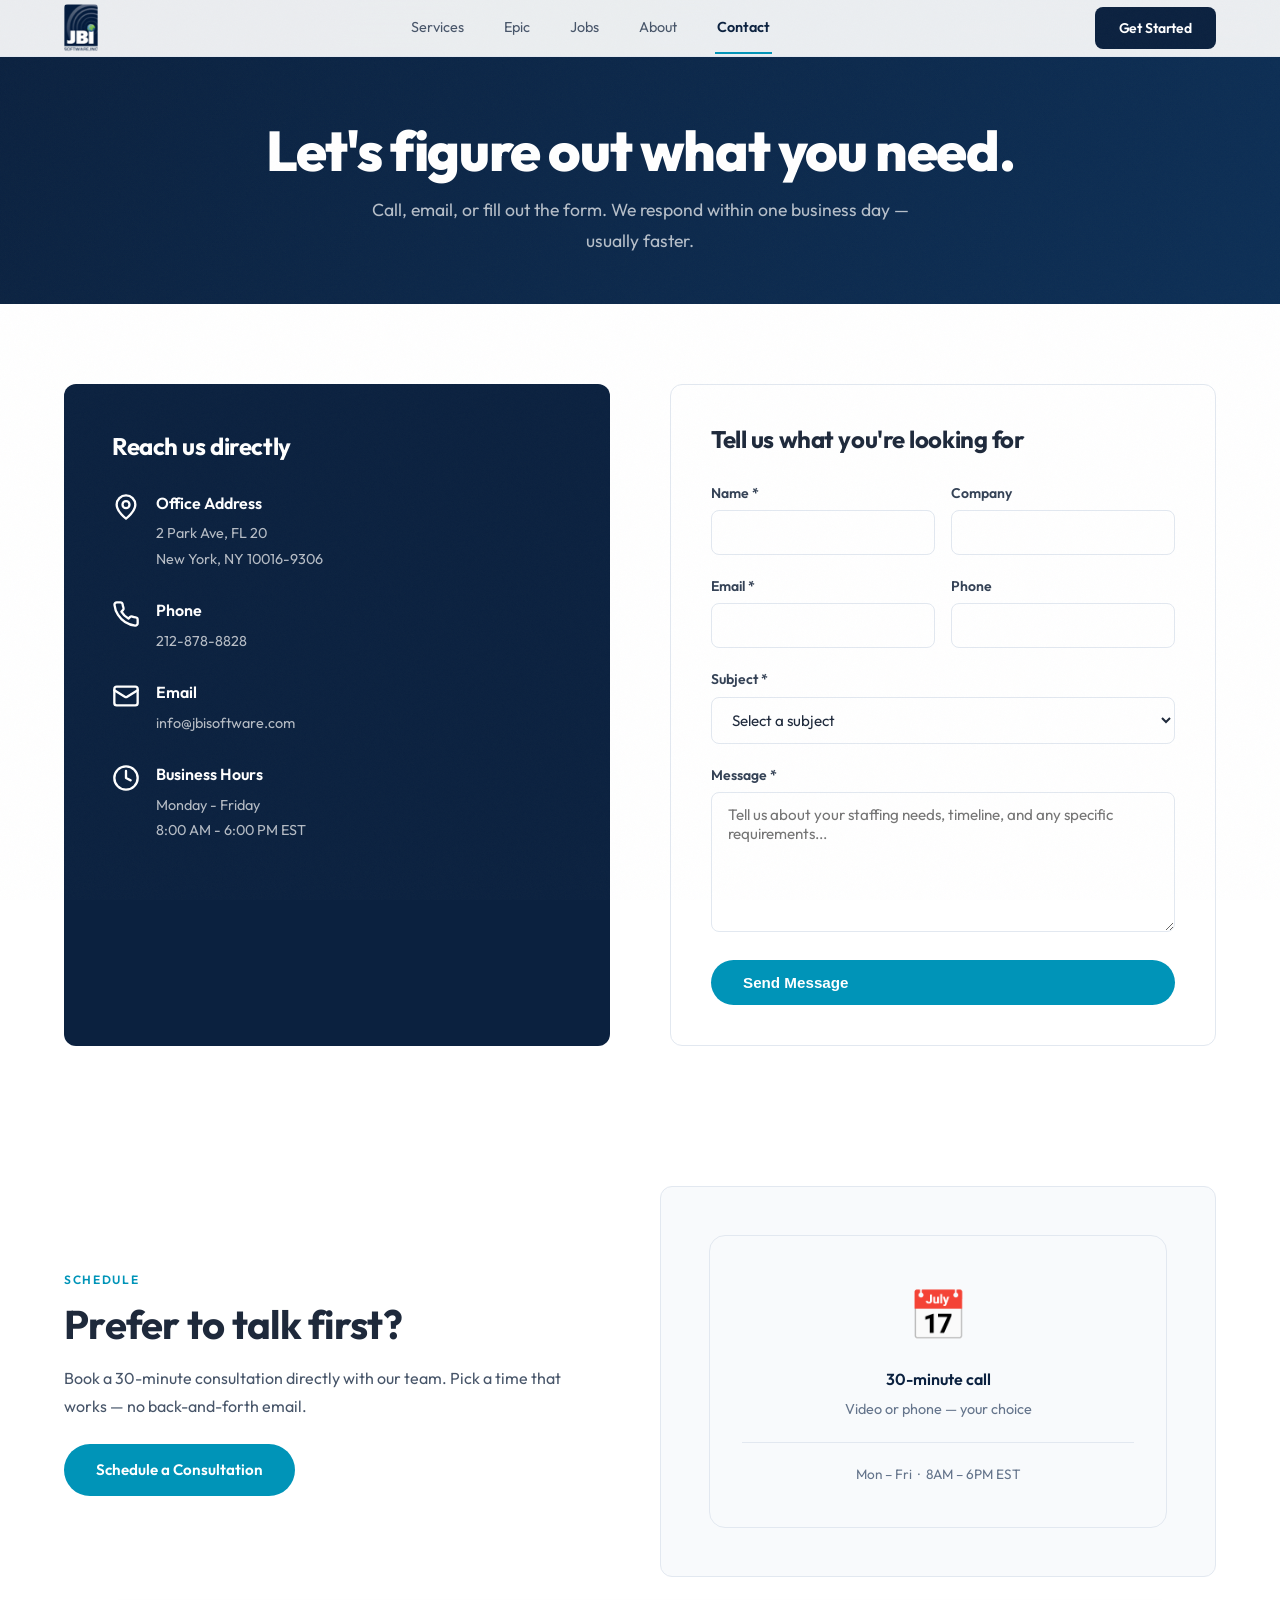
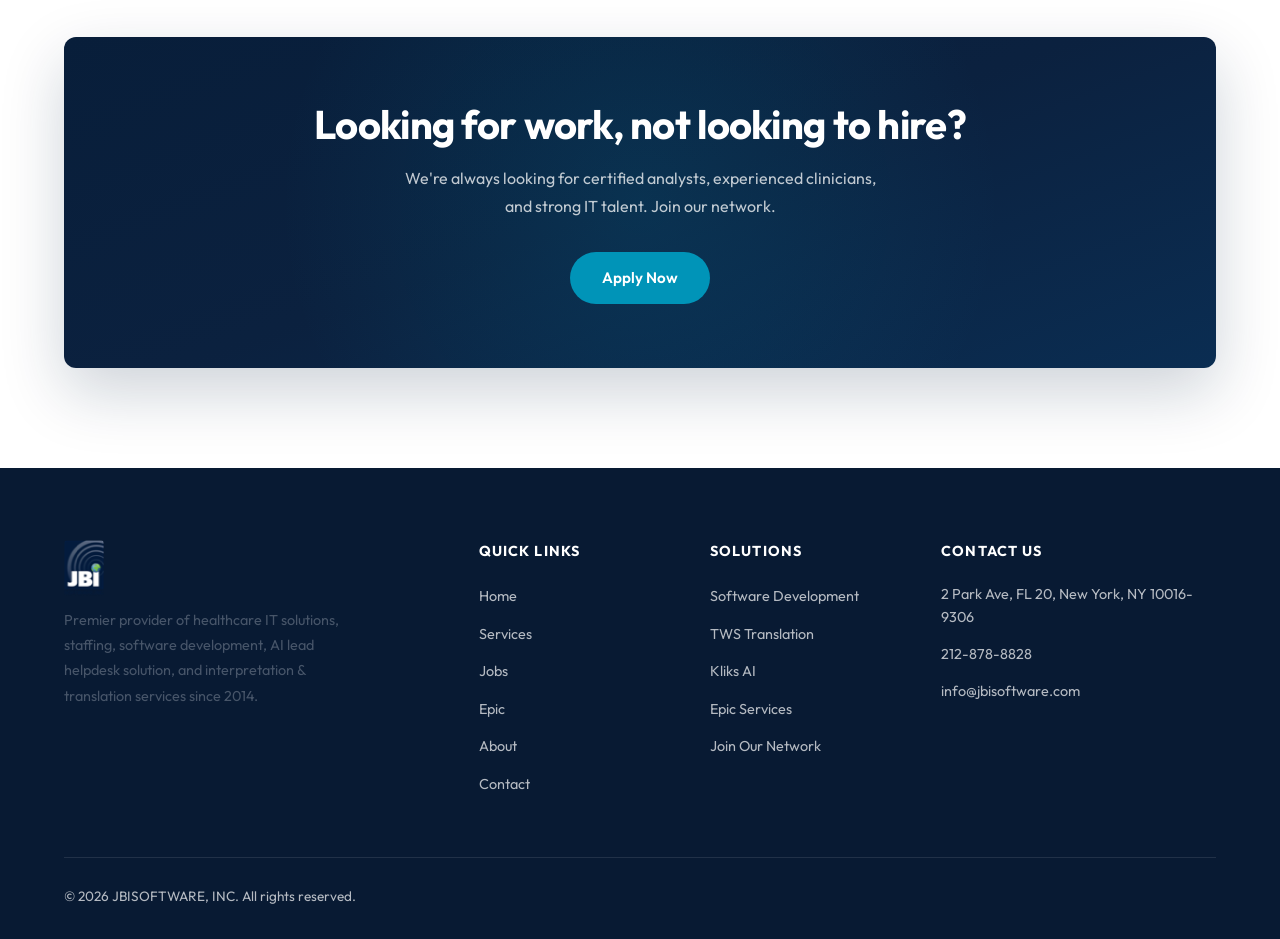
<file: staffing-site/contact.html>
<!DOCTYPE html>
<html lang="en">
<head>
    <meta charset="UTF-8">
    <meta name="viewport" content="width=device-width, initial-scale=1.0">
    <title>Contact — JBISOFTWARE</title>
    <meta name="description" content="Contact JBISOFTWARE for IT, healthcare IT, and clinical staffing solutions. Reach us at 212-878-8828 or info@jbisoftware.com. New York headquarters.">
    <meta name="robots" content="index, follow">
    <meta property="og:title" content="Contact — JBISOFTWARE">
    <meta property="og:description" content="Contact JBISOFTWARE for IT, healthcare IT, and clinical staffing solutions. 212-878-8828 or info@jbisoftware.com.">
    <meta property="og:type" content="website">
    <meta property="og:url" content="https://www.jbisoftware.com/contact.html">
    <meta property="og:image" content="https://www.jbisoftware.com/logo-full.png">
    <link rel="icon" href="logo.svg" type="image/svg+xml">
    <link rel="preconnect" href="https://fonts.googleapis.com">
    <link rel="preconnect" href="https://fonts.gstatic.com" crossorigin>
    <link href="https://fonts.googleapis.com/css2?family=Outfit:wght@300;400;500;600;700;800&display=swap" rel="stylesheet">
    <link rel="stylesheet" href="icons.css">
    <link rel="stylesheet" href="styles.css?v=14">
</head>
<body>
    <a href="#main" class="skip-link">Skip to content</a>
    <!-- Navbar -->
    <nav class="navbar">
        <div class="container">
            <a href="index.html" class="logo"><img src="logo-nav-brand.png" alt="JBISOFTWARE, INC" loading="lazy"></a>
            <ul class="nav-links">
                <li class="nav-dropdown-trigger">
                    <a href="services.html">Services</a>
                    <div class="nav-dropdown">
                        <a href="services.html#it-staffing"><div class="dd-icon">&#128187;</div><div><div class="dd-label">IT Staffing</div><div class="dd-desc">Engineers, devs, DBAs, help desk</div></div></a>
                        <a href="services.html#healthcare-it"><div class="dd-icon">&#127973;</div><div><div class="dd-label">Healthcare IT</div><div class="dd-desc">Epic, Cerner, Meditech analysts</div></div></a>
                        <a href="services.html#clinical-staffing"><div class="dd-icon">&#129657;</div><div><div class="dd-label">Clinical Staffing</div><div class="dd-desc">Physicians, nurses, allied health</div></div></a>
                        <a href="software.html"><div class="dd-icon">&#128296;</div><div><div class="dd-label">Software Development</div><div class="dd-desc">AI, full-stack, mobile apps</div></div></a>
                        <a href="tws.html"><div class="dd-icon">&#127760;</div><div><div class="dd-label">TWS Translation</div><div class="dd-desc">Patented multilingual platform</div></div></a>
                        <a href="kliks.html"><div class="dd-icon">&#129302;</div><div><div class="dd-label">Kliks AI</div><div class="dd-desc">AI-powered helpdesk platform</div></div></a>
                    </div>
                </li>
                <li><a href="epic.html">Epic</a></li>
                <li><a href="jobs.html">Jobs</a></li>
                <li><a href="about.html">About</a></li>
                <li><a href="contact.html" class="active">Contact</a></li>
            </ul>
            <a href="contact.html" class="btn btn-primary btn-sm nav-cta">Get Started</a>
            <button type="button" class="hamburger" aria-label="Toggle menu">
                <span></span>
                <span></span>
                <span></span>
            </button>
        </div>
    </nav>
    <div class="mobile-nav" id="mobileNav">
        <a href="index.html">Home</a>
        <div>
            <a href="services.html" class="mobile-nav-toggle" onclick="this.classList.toggle('open');this.nextElementSibling.classList.toggle('open');return false;">Services</a>
            <div class="mobile-nav-accordion">
                <a href="services.html#it-staffing">IT Staffing</a>
                <a href="services.html#healthcare-it">Healthcare IT</a>
                <a href="services.html#clinical-staffing">Clinical Staffing</a>
                <a href="software.html">Software Development</a>
                <a href="tws.html">TWS Translation</a>
                <a href="kliks.html">Kliks AI</a>
            </div>
        </div>
        <a href="epic.html">Epic</a>
        <a href="jobs.html">Jobs</a>
        <a href="about.html">About</a>
        <a href="contact.html" class="active">Contact</a>
        <a href="intake.html">Intake Form</a>
        <a href="contact.html" class="btn btn-primary" style="margin-top:16px;text-align:center;">Get Started</a>
    </div>

    <main id="main">
    <!-- Page Header -->
    <section class="page-header">
        <div class="container">
            <h1>Let's figure out what you need.</h1>
            <p>Call, email, or fill out the form. We respond within one business day — usually faster.</p>
        </div>
    </section>

    <!-- Contact Section -->
    <section class="contact-section">
        <div class="container">
            <div class="contact-grid">
                <!-- Contact Info Card -->
                <div class="contact-info-card">
                    <h2>Reach us directly</h2>

                    <div class="contact-item">
                        <div class="contact-icon"><span class="icon-svg icon-map-pin"></span></div>
                        <div class="contact-text">
                            <h3>Office Address</h3>
                            <p>2 Park Ave, FL 20<br>New York, NY 10016-9306</p>
                        </div>
                    </div>

                    <div class="contact-item">
                        <div class="contact-icon"><span class="icon-svg icon-phone"></span></div>
                        <div class="contact-text">
                            <h3>Phone</h3>
                            <p><a href="tel:2128788828">212-878-8828</a></p>
                        </div>
                    </div>

                    <div class="contact-item">
                        <div class="contact-icon"><span class="icon-svg icon-mail"></span></div>
                        <div class="contact-text">
                            <h3>Email</h3>
                            <p><a href="mailto:info@jbisoftware.com">info@jbisoftware.com</a></p>
                        </div>
                    </div>

                    <div class="contact-item">
                        <div class="contact-icon"><span class="icon-svg icon-clock"></span></div>
                        <div class="contact-text">
                            <h3>Business Hours</h3>
                            <p>Monday - Friday<br>8:00 AM - 6:00 PM EST</p>
                        </div>
                    </div>
                </div>

                <!-- Form Card -->
                <div class="form-card">
                    <h2>Tell us what you're looking for</h2>
                    <form class="contact-form" id="contactForm">
                        <div class="form-row">
                            <div class="form-group">
                                <label for="name">Name *</label>
                                <input type="text" id="name" name="name" required>
                            </div>
                            <div class="form-group">
                                <label for="company">Company</label>
                                <input type="text" id="company" name="company">
                            </div>
                        </div>

                        <div class="form-row">
                            <div class="form-group">
                                <label for="email">Email *</label>
                                <input type="email" id="email" name="email" required>
                            </div>
                            <div class="form-group">
                                <label for="phone">Phone</label>
                                <input type="tel" id="phone" name="phone">
                            </div>
                        </div>

                        <div class="form-group">
                            <label for="subject">Subject *</label>
                            <select id="subject" name="subject" required>
                                <option value="">Select a subject</option>
                                <option value="it-staffing">IT Staffing Request</option>
                                <option value="healthcare-it">Healthcare IT Staffing</option>
                                <option value="clinical-staffing">Clinical Staffing</option>
                                <option value="software-dev">Software Development</option>
                                <option value="general">General Inquiry</option>
                                <option value="partnership">Partnership</option>
                                <option value="other">Other</option>
                            </select>
                        </div>

                        <div class="form-group">
                            <label for="message">Message *</label>
                            <textarea id="message" name="message" rows="6" placeholder="Tell us about your staffing needs, timeline, and any specific requirements..." required></textarea>
                        </div>

                        <button type="submit" class="btn btn-primary" id="contactSubmit" style="width: 100%;">Send Message</button>
                        <div class="form-group" id="contactSuccessMessage" style="display:none; color:var(--green); margin-top:16px;">
                            <p>Your message has been sent. Thank you!</p>
                        </div>
                        <div class="form-group" id="contactErrorMessage" style="display:none; color:var(--red); margin-top:16px;">
                            <p>Please correct the errors above.</p>
                        </div>
                                        </form>
                    <div class="form-status" id="contactSuccess">
                        <div class="status-icon"><span class="icon-svg icon-check-big" style="width:48px;height:48px;"></span></div>
                        <h3>Message Sent</h3>
                        <p>Thank you for reaching out. Our team will get back to you within one business day.</p>
                        <a href="index.html" class="btn btn-secondary" style="margin-top:24px;">Back to Home</a>
                    </div>
                    <div class="form-status" id="contactError">
                        <div class="status-icon"><span class="icon-svg icon-alert" style="width:48px;height:48px;"></span></div>
                        <h3>Something Went Wrong</h3>
                        <p>Your message couldn't be sent. Please try again or contact us directly at <a href="mailto:info@jbisoftware.com">info@jbisoftware.com</a>.</p>
                        <button type="button" class="btn btn-secondary" style="margin-top:24px;" id="contactErrorRetry">Try Again</button>
                    </div>
                </div>
            </div>
        </div>
    </section>

    <!-- Bookings CTA -->
    <section style="padding:60px 0 0;">
        <div class="container">
            <div class="split reveal" style="align-items:center;gap:40px;">
                <div class="split-text">
                    <span class="section-label">Schedule</span>
                    <h2>Prefer to talk first?</h2>
                    <p>Book a 30-minute consultation directly with our team. Pick a time that works — no back-and-forth email.</p>
                    <!-- BOOKINGS_LINK_PLACEHOLDER: replace href with your Microsoft Bookings URL -->
                    <a href="https://outlook.office.com/bookwithme/user/0d3a0fdfd02843ca88cac516fc6eb8d0@jbisoftware.com?anonymous&ismsaljsauthenabled&ep=plink" class="btn btn-primary" target="_blank" rel="noopener">
                        Schedule a Consultation
                    </a>
                </div>
                <div class="split-visual">
                    <div style="background:var(--gray-50);border:1px solid var(--gray-200);border-radius:16px;padding:40px 32px;text-align:center;">
                        <div style="font-size:3rem;margin-bottom:12px;">📅</div>
                        <p style="font-weight:600;color:var(--navy);margin-bottom:4px;">30-minute call</p>
                        <p style="color:var(--gray-500);font-size:.9rem;">Video or phone — your choice</p>
                        <div style="margin-top:20px;padding-top:20px;border-top:1px solid var(--gray-200);">
                            <p style="color:var(--gray-500);font-size:.85rem;">Mon – Fri &nbsp;·&nbsp; 8AM – 6PM EST</p>
                        </div>
                    </div>
                </div>
            </div>
        </div>
    </section>

    <!-- CTA Banner -->
    <section style="padding:60px 0 100px;">
        <div class="container">
            <div class="cta-banner">
                <h2>Looking for work, not looking to hire?</h2>
                <p>We're always looking for certified analysts, experienced clinicians, and strong IT talent. Join our network.</p>
                <a href="intake.html" class="btn btn-primary">Apply Now</a>
            </div>
        </div>
    </section>

    </main>

    <!-- Footer -->
    <footer class="footer">
        <div class="container">
            <div class="footer-grid">
                <div class="footer-brand">
                    <div class="logo"><img src="logo-nav-brand.png" alt="JBISOFTWARE, INC" loading="lazy"></div>
                    <p>Premier provider of healthcare IT solutions, staffing, software development, AI lead helpdesk solution, and interpretation &amp; translation services since 2014.</p>
                </div>
                <div>
                    <h4>Quick Links</h4>
                    <ul class="footer-links">
                        <li><a href="index.html">Home</a></li>
                        <li><a href="services.html">Services</a></li>
                        <li><a href="jobs.html">Jobs</a></li>
                        <li><a href="epic.html">Epic</a></li>
                        <li><a href="about.html">About</a></li>
                        <li><a href="contact.html">Contact</a></li>
                    </ul>
                </div>
                <div>
                    <h4>Solutions</h4>
                    <ul class="footer-links">
                        <li><a href="software.html">Software Development</a></li>
                        <li><a href="tws.html">TWS Translation</a></li>
                        <li><a href="kliks.html">Kliks AI</a></li>
                        <li><a href="epic.html">Epic Services</a></li>
                        <li><a href="intake.html">Join Our Network</a></li>
                    </ul>
                </div>
                <div>
                    <h4>Contact Us</h4>
                    <div class="footer-contact-item">2 Park Ave, FL 20, New York, NY 10016-9306</div>
                    <div class="footer-contact-item"><a href="tel:2128788828">212-878-8828</a></div>
                    <div class="footer-contact-item"><a href="mailto:info@jbisoftware.com">info@jbisoftware.com</a></div>
                </div>
            </div>
            <div class="footer-bottom">
                <span>&copy; 2026 JBISOFTWARE, INC. All rights reserved.</span>
            </div>
        </div>
    </footer>

    <script src="main.js"></script>
    <script>
        // ============================================================
        // Power Automate webhook — paste your HTTP trigger URL below
        // See MICROSOFT_SETUP.md for full step-by-step instructions
        // ============================================================
        const CONTACT_WEBHOOK = 'https://formspree.io/f/xnpqwzlv';

        const contactForm = document.getElementById('contactForm');
        const contactSubmit = document.getElementById('contactSubmit');
        const EMAIL_RE = /^[^\s@]+@[^\s@]+\.[^\s@]+$/;

        function validate(form) {
            let ok = true;
            ['name', 'email', 'message'].forEach(id => {
                const el = form.querySelector('#' + id);
                const empty = id === 'email'
                    ? !EMAIL_RE.test(el.value.trim())
                    : el.value.trim() === '';
                el.classList.toggle('is-invalid', empty);
                if (empty) ok = false;
            });
            // subject select
            const subj = form.querySelector('#subject');
            const noSubj = !subj.value;
            subj.classList.toggle('is-invalid', noSubj);
            if (noSubj) ok = false;
            return ok;
        }

        contactForm.addEventListener('submit', async (e) => {
            e.preventDefault();
            if (!validate(contactForm)) return;

            contactSubmit.disabled = true;
            contactSubmit.textContent = 'Sending…';

            const data = {
                name:         contactForm.querySelector('#name').value.trim(),
                email:        contactForm.querySelector('#email').value.trim(),
                phone:        contactForm.querySelector('#phone').value.trim(),
                company:      contactForm.querySelector('#company').value.trim(),
                subject:      contactForm.querySelector('#subject').value,
                message:      contactForm.querySelector('#message').value.trim(),
                form:         'contact',
                submitted_at: new Date().toISOString()
            };

            try {
                await fetch(CONTACT_WEBHOOK, {
                    method: 'POST',
                    headers: { 'Content-Type': 'application/json' },
                    body: JSON.stringify(data),
                    mode: 'no-cors'
                });
                contactForm.style.display = 'none';
                document.getElementById('contactSuccess').classList.add('active');
            } catch {
                document.getElementById('contactError').classList.add('active');
            } finally {
                contactSubmit.disabled = false;
                contactSubmit.textContent = 'Send Message';
            }
        });

        // Live clear of validation errors on input
        contactForm.querySelectorAll('input, select, textarea').forEach(el => {
            el.addEventListener('input', () => el.classList.remove('is-invalid'));
        });
    </script>
</body>
</html>
</file>
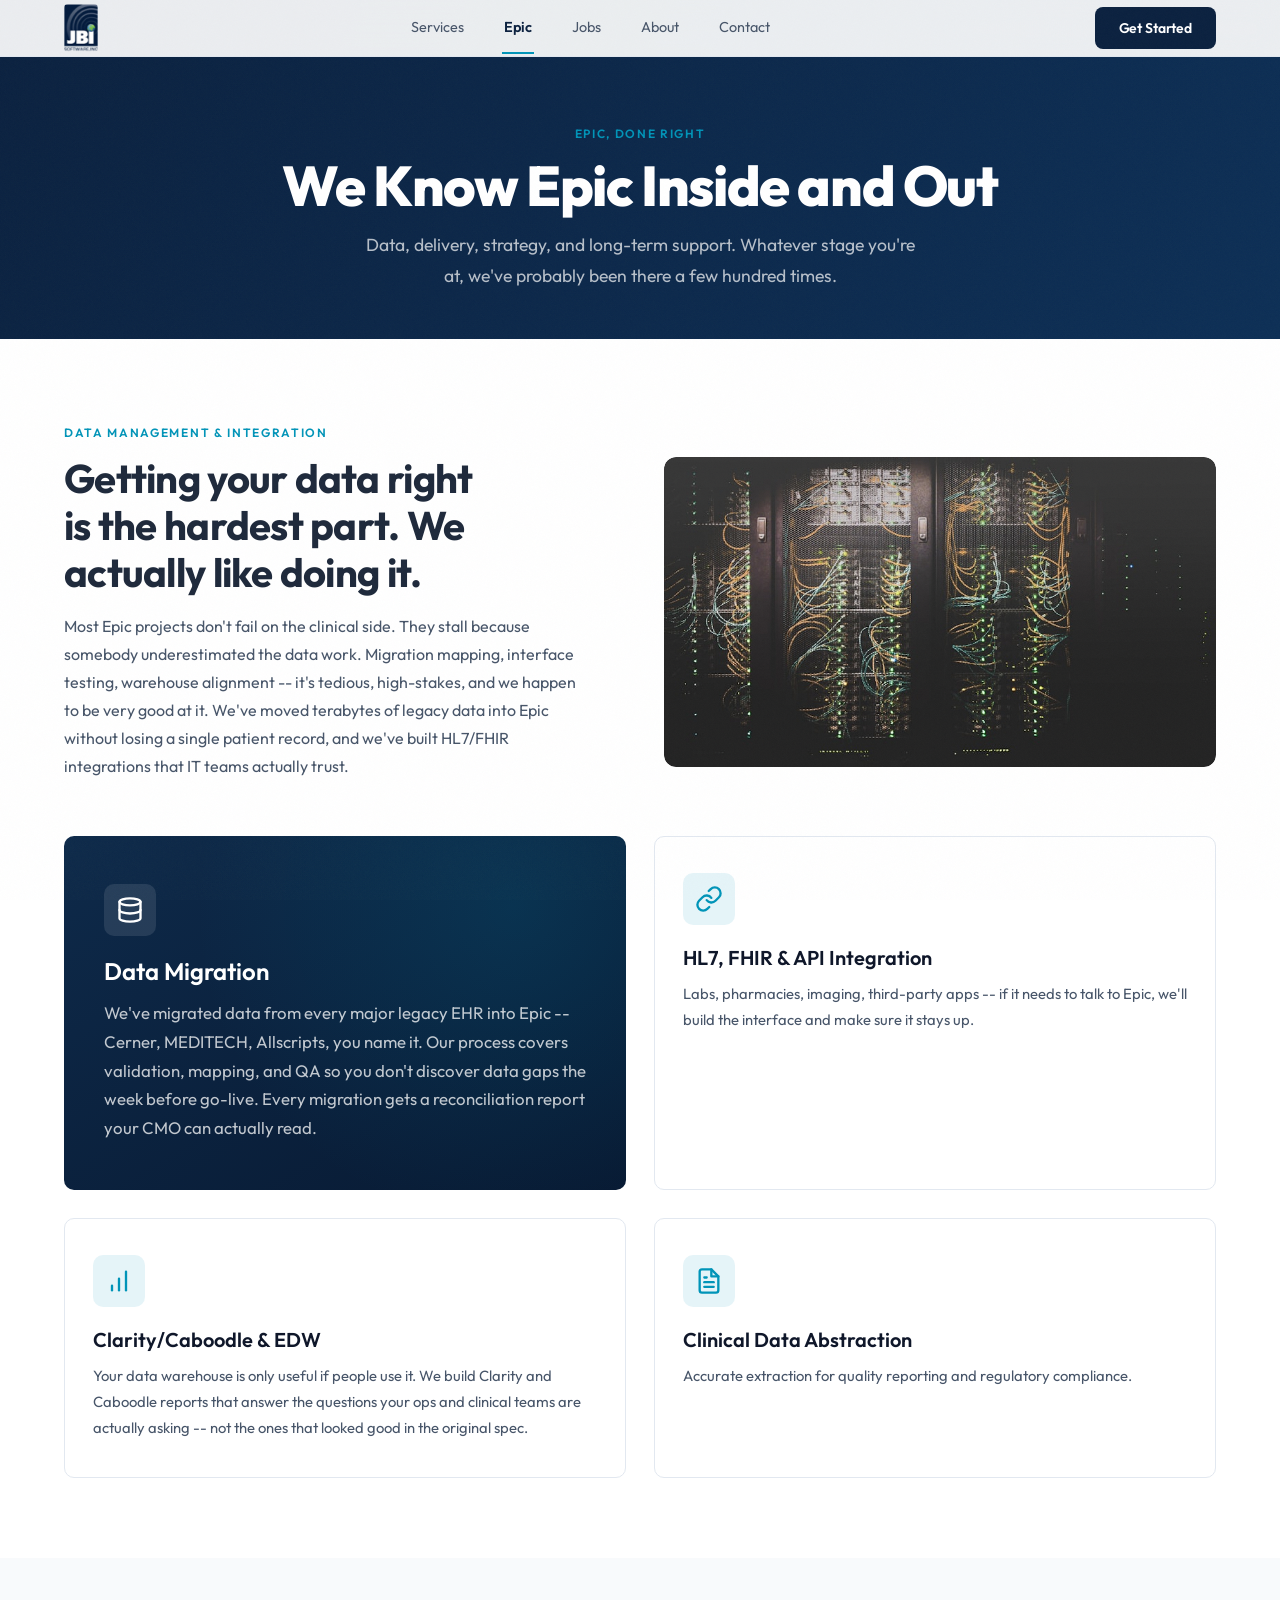
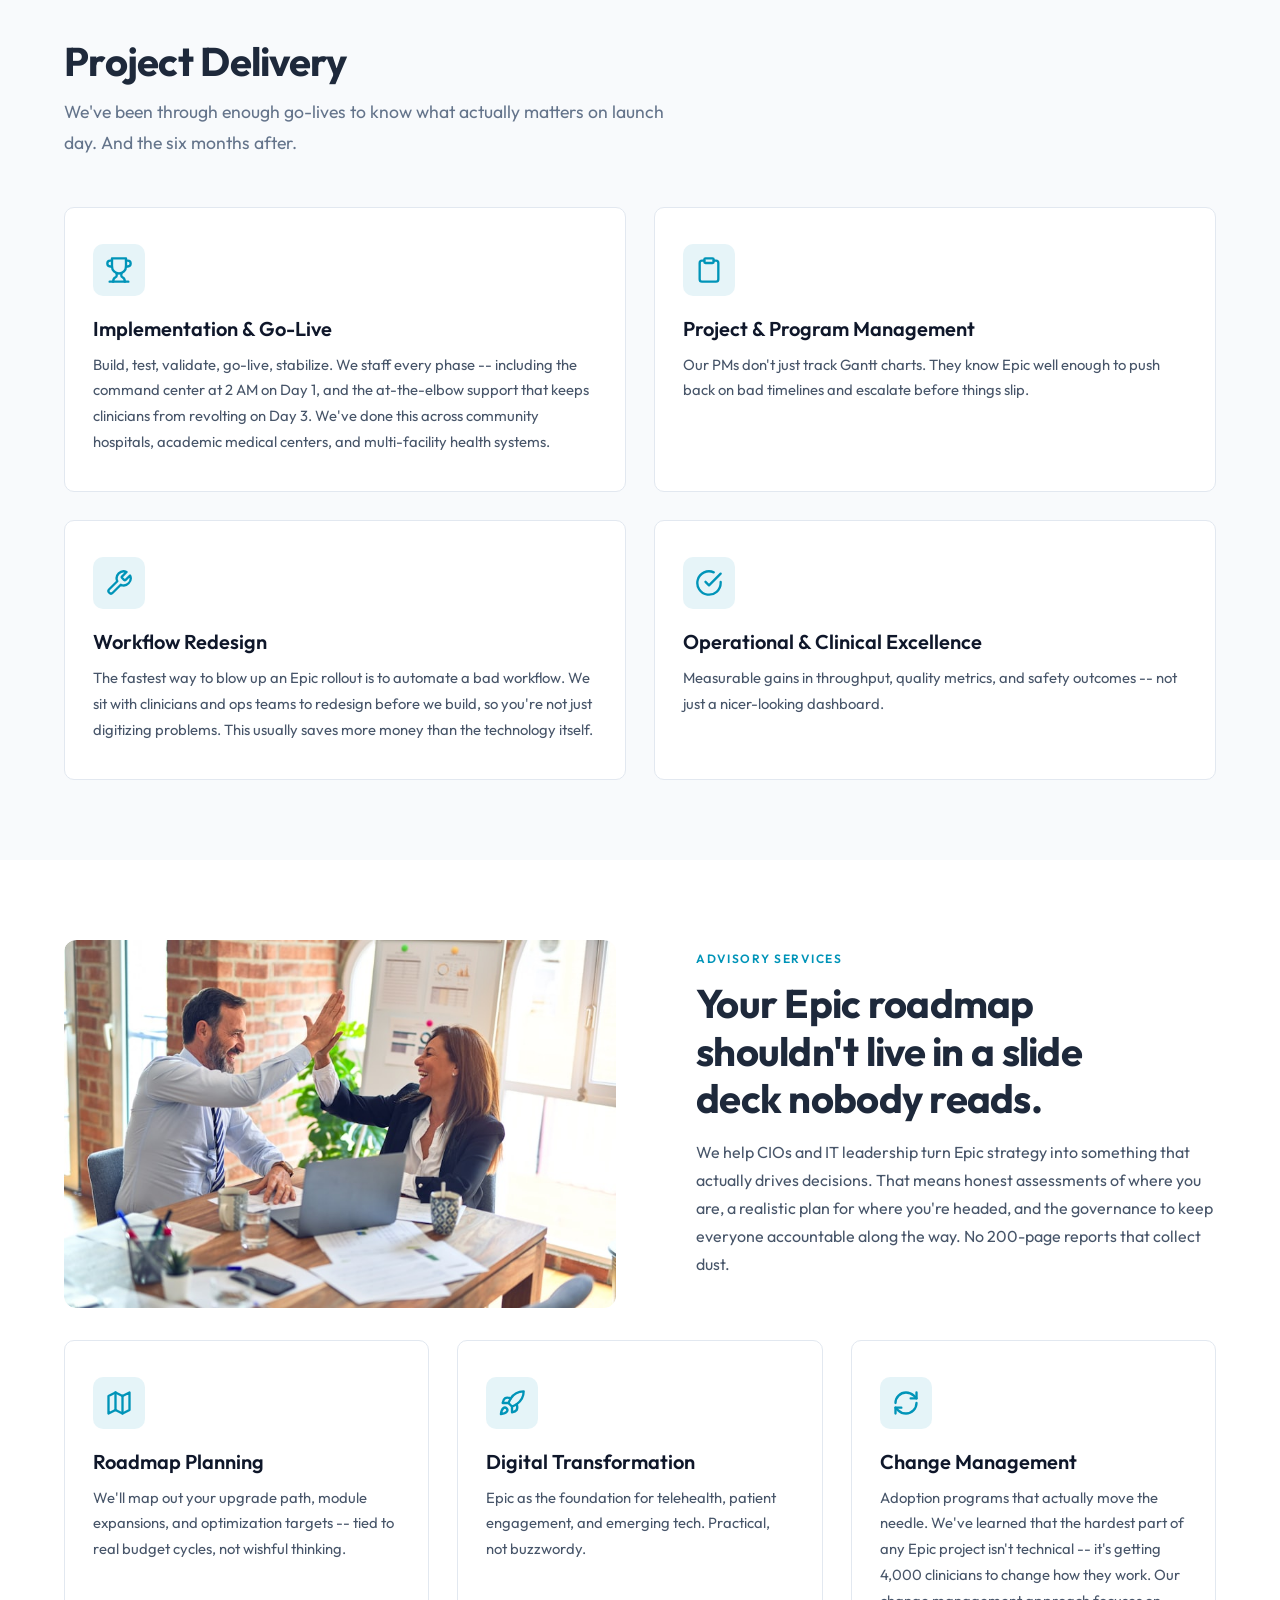
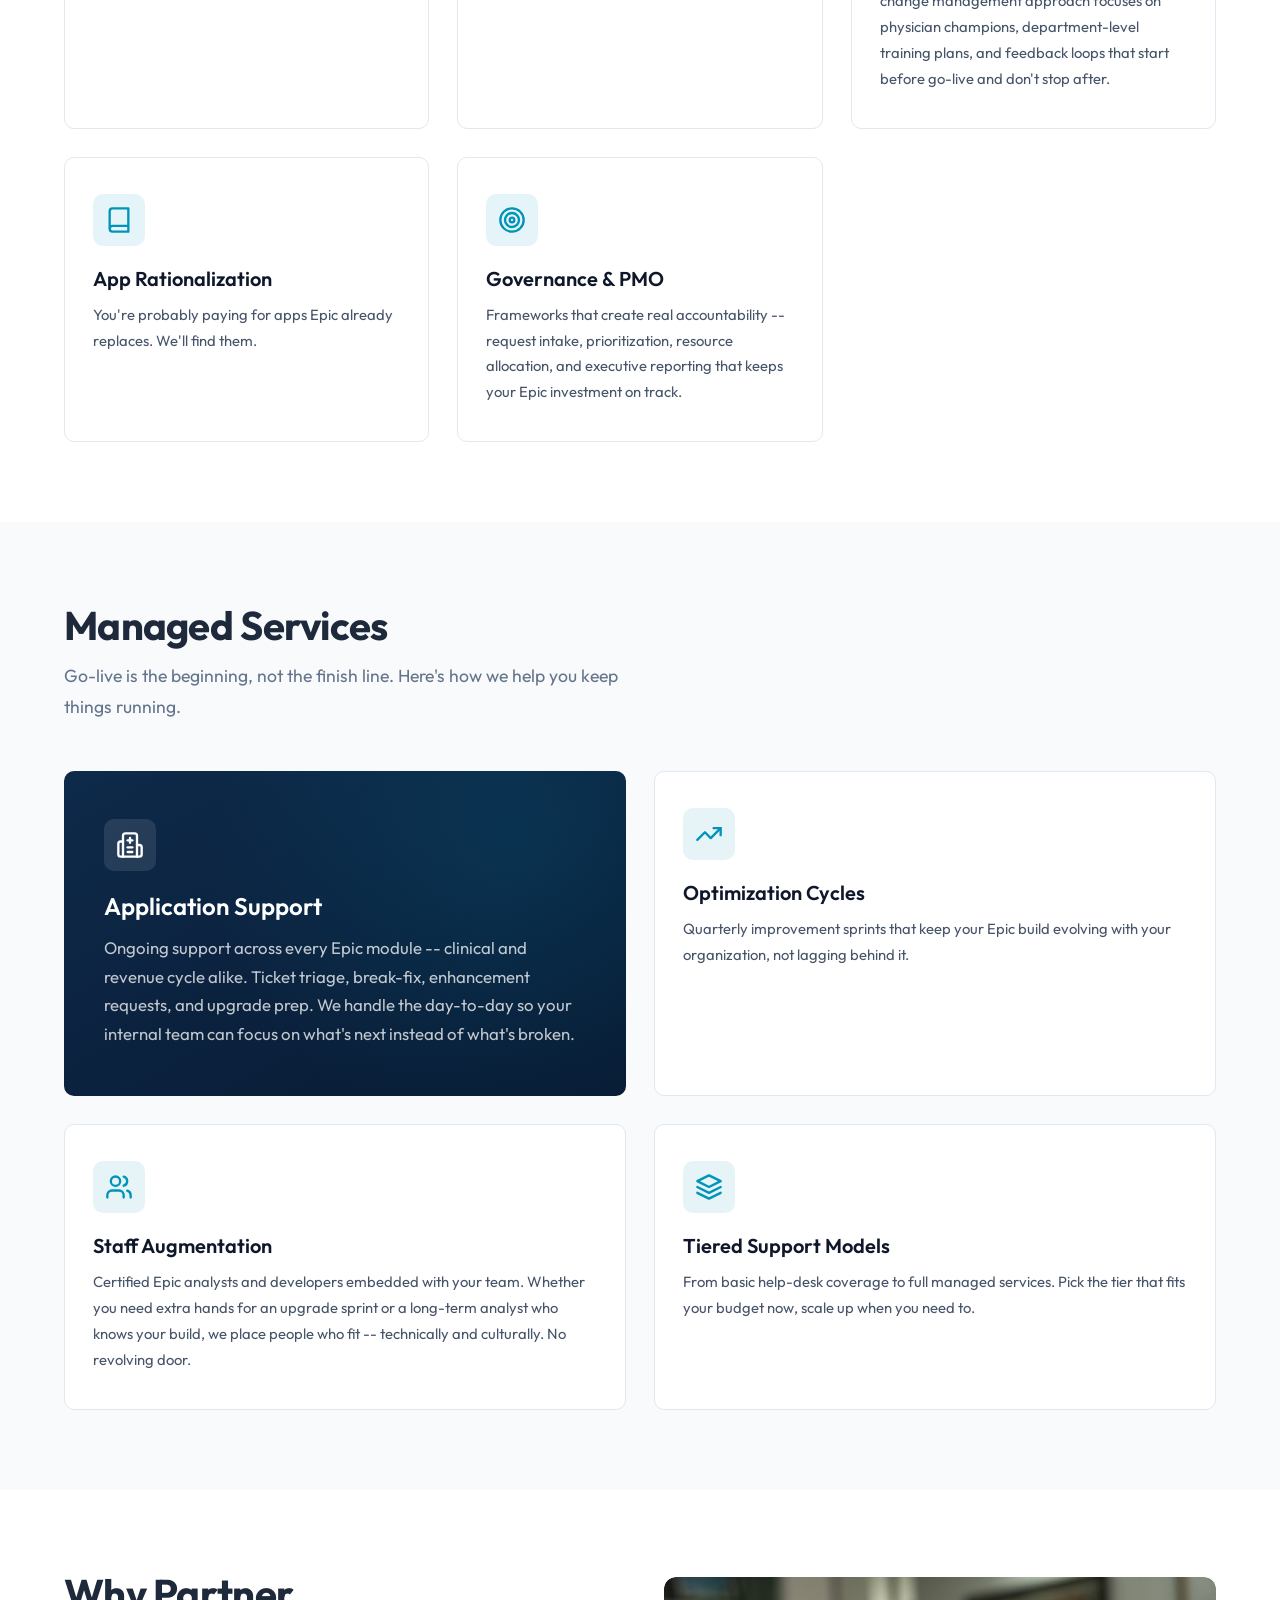
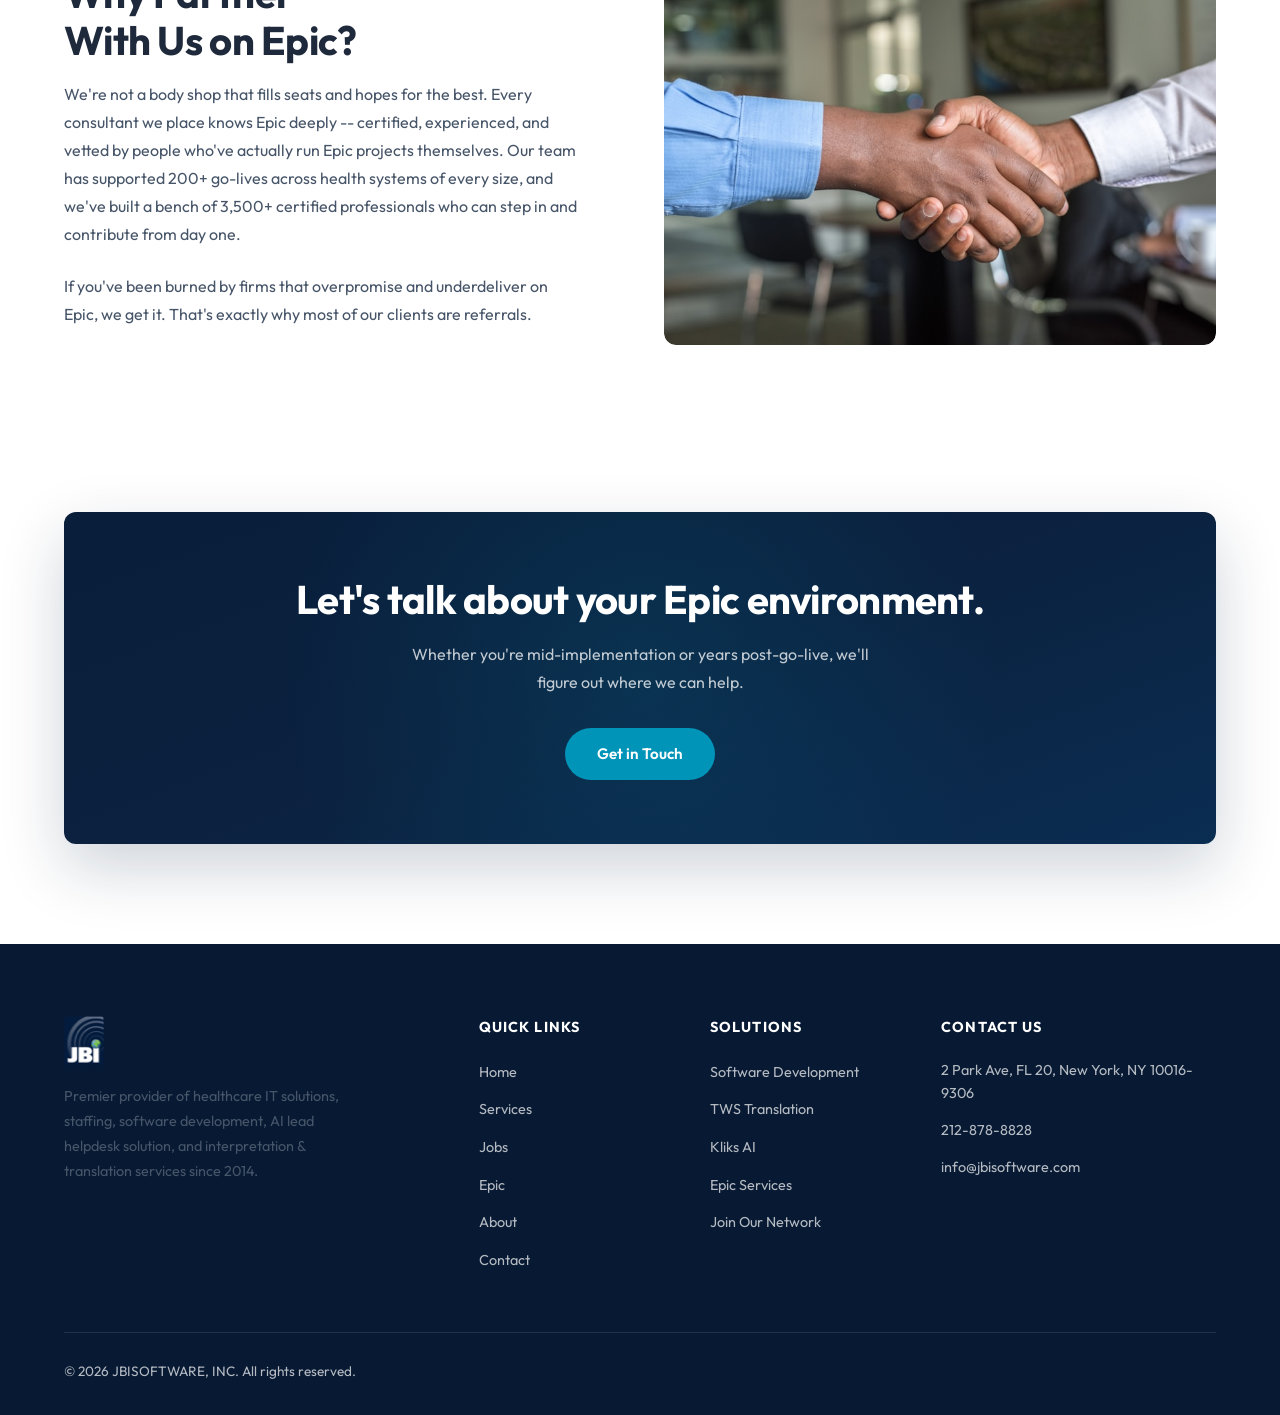
<file: staffing-site/epic.html>
<!DOCTYPE html>
<html lang="en">
<head>
    <meta charset="UTF-8">
    <meta name="viewport" content="width=device-width, initial-scale=1.0">
    <title>Epic EHR Staffing & Capabilities — JBISOFTWARE</title>
    <meta name="description" content="JBISOFTWARE Epic capabilities: data migration, project delivery, advisory, and managed services. Your partner across every phase of the Epic lifecycle.">
    <meta name="robots" content="index, follow">
    <meta property="og:title" content="Epic EHR Staffing & Capabilities — JBISOFTWARE">
    <meta property="og:description" content="JBISOFTWARE Epic capabilities: data migration, project delivery, advisory, and managed services. Your partner across every phase of the Epic lifecycle.">
    <meta property="og:type" content="website">
    <meta property="og:url" content="https://www.jbisoftware.com/epic.html">
    <meta property="og:image" content="https://www.jbisoftware.com/logo-full.png">
    <link rel="icon" href="logo.svg" type="image/svg+xml">
    <link rel="preconnect" href="https://fonts.googleapis.com">
    <link rel="preconnect" href="https://fonts.gstatic.com" crossorigin>
    <link href="https://fonts.googleapis.com/css2?family=Outfit:wght@300;400;500;600;700;800&display=swap" rel="stylesheet">
    <link rel="stylesheet" href="icons.css">
    <link rel="stylesheet" href="styles.css?v=13">
</head>
<body>
    <a href="#main" class="skip-link">Skip to content</a>
    <!-- Navbar -->
    <nav class="navbar">
        <div class="container">
            <a href="index.html" class="logo"><img src="logo-nav-brand.png" alt="JBISOFTWARE, INC" loading="lazy"></a>
            <ul class="nav-links">
                <li class="nav-dropdown-trigger">
                    <a href="services.html">Services</a>
                    <div class="nav-dropdown">
                        <a href="services.html#it-staffing"><div class="dd-icon">&#128187;</div><div><div class="dd-label">IT Staffing</div><div class="dd-desc">Engineers, devs, DBAs, help desk</div></div></a>
                        <a href="services.html#healthcare-it"><div class="dd-icon">&#127973;</div><div><div class="dd-label">Healthcare IT</div><div class="dd-desc">Epic, Cerner, Meditech analysts</div></div></a>
                        <a href="services.html#clinical-staffing"><div class="dd-icon">&#129657;</div><div><div class="dd-label">Clinical Staffing</div><div class="dd-desc">Physicians, nurses, allied health</div></div></a>
                        <a href="software.html"><div class="dd-icon">&#128296;</div><div><div class="dd-label">Software Development</div><div class="dd-desc">AI, full-stack, mobile apps</div></div></a>
                        <a href="tws.html"><div class="dd-icon">&#127760;</div><div><div class="dd-label">TWS Translation</div><div class="dd-desc">Patented multilingual platform</div></div></a>
                        <a href="kliks.html"><div class="dd-icon">&#129302;</div><div><div class="dd-label">Kliks AI</div><div class="dd-desc">AI-powered helpdesk platform</div></div></a>
                    </div>
                </li>
                <li><a href="epic.html" class="active">Epic</a></li>
                <li><a href="jobs.html">Jobs</a></li>
                <li><a href="about.html">About</a></li>
                <li><a href="contact.html">Contact</a></li>
            </ul>
            <a href="contact.html" class="btn btn-primary btn-sm nav-cta">Get Started</a>
            <button type="button" class="hamburger" aria-label="Toggle menu">
                <span></span>
                <span></span>
                <span></span>
            </button>
        </div>
    </nav>
    <div class="mobile-nav" id="mobileNav">
        <a href="index.html">Home</a>
        <div>
            <a href="services.html" class="mobile-nav-toggle" onclick="this.classList.toggle('open');this.nextElementSibling.classList.toggle('open');return false;">Services</a>
            <div class="mobile-nav-accordion">
                <a href="services.html#it-staffing">IT Staffing</a>
                <a href="services.html#healthcare-it">Healthcare IT</a>
                <a href="services.html#clinical-staffing">Clinical Staffing</a>
                <a href="software.html">Software Development</a>
                <a href="tws.html">TWS Translation</a>
                <a href="kliks.html">Kliks AI</a>
            </div>
        </div>
        <a href="epic.html" class="active">Epic</a>
        <a href="jobs.html">Jobs</a>
        <a href="about.html">About</a>
        <a href="contact.html">Contact</a>
        <a href="intake.html">Intake Form</a>
        <a href="contact.html" class="btn btn-primary" style="margin-top:16px;text-align:center;">Get Started</a>
    </div>

    <main id="main">
    <!-- Page Header -->
    <header class="page-header">
        <div class="container">
            <span class="section-label" style="color:var(--teal);">Epic, done right</span>
            <h1>We Know Epic Inside and Out</h1>
            <p>Data, delivery, strategy, and long-term support. Whatever stage you're at, we've probably been there a few hundred times.</p>
        </div>
    </header>

    <!-- Data Management & Integration -->
    <section id="data-management">
        <div class="container">
            <div class="split reveal">
                <div class="split-text">
                    <span class="section-label">Data Management &amp; Integration</span>
                    <h2>Getting your data right is the hardest part. We actually like doing it.</h2>
                    <p>Most Epic projects don't fail on the clinical side. They stall because somebody underestimated the data work. Migration mapping, interface testing, warehouse alignment -- it's tedious, high-stakes, and we happen to be very good at it. We've moved terabytes of legacy data into Epic without losing a single patient record, and we've built HL7/FHIR integrations that IT teams actually trust.</p>
                </div>
                <div class="split-visual has-image">
                    <img src="img/tech.jpg" alt="Server infrastructure supporting Epic data systems" loading="lazy">
                </div>
            </div>
            <div class="cards-grid cols-2 reveal-stagger" style="margin-top:32px;">
                <div class="card card-featured">
                    <div class="card-icon teal"><span class="icon-svg icon-database"></span></div>
                    <h3>Data Migration</h3>
                    <p>We've migrated data from every major legacy EHR into Epic -- Cerner, MEDITECH, Allscripts, you name it. Our process covers validation, mapping, and QA so you don't discover data gaps the week before go-live. Every migration gets a reconciliation report your CMO can actually read.</p>
                </div>
                <div class="card reveal-right">
                    <div class="card-icon teal"><span class="icon-svg icon-link"></span></div>
                    <h3>HL7, FHIR &amp; API Integration</h3>
                    <p>Labs, pharmacies, imaging, third-party apps -- if it needs to talk to Epic, we'll build the interface and make sure it stays up.</p>
                </div>
                <div class="card reveal-left">
                    <div class="card-icon teal"><span class="icon-svg icon-chart-bar"></span></div>
                    <h3>Clarity/Caboodle &amp; EDW</h3>
                    <p>Your data warehouse is only useful if people use it. We build Clarity and Caboodle reports that answer the questions your ops and clinical teams are actually asking -- not the ones that looked good in the original spec.</p>
                </div>
                <div class="card reveal">
                    <div class="card-icon teal"><span class="icon-svg icon-file-text"></span></div>
                    <h3>Clinical Data Abstraction</h3>
                    <p>Accurate extraction for quality reporting and regulatory compliance.</p>
                </div>
            </div>
        </div>
    </section>

    <!-- Project Delivery -->
    <section id="project-delivery" class="bg-light">
        <div class="container">
            <h2 class="reveal-left" style="text-align:left;max-width:700px;margin-bottom:12px;">Project Delivery</h2>
            <p class="reveal-left" style="text-align:left;max-width:620px;margin-bottom:48px;color:var(--gray-500);font-size:1.1rem;">We've been through enough go-lives to know what actually matters on launch day. And the six months after.</p>

            <div class="cards-grid cols-2 reveal-stagger">
                <div class="card">
                    <div class="card-icon"><span class="icon-svg icon-trophy"></span></div>
                    <h3>Implementation &amp; Go-Live</h3>
                    <p>Build, test, validate, go-live, stabilize. We staff every phase -- including the command center at 2 AM on Day 1, and the at-the-elbow support that keeps clinicians from revolting on Day 3. We've done this across community hospitals, academic medical centers, and multi-facility health systems.</p>
                </div>
                <div class="card">
                    <div class="card-icon"><span class="icon-svg icon-clipboard"></span></div>
                    <h3>Project &amp; Program Management</h3>
                    <p>Our PMs don't just track Gantt charts. They know Epic well enough to push back on bad timelines and escalate before things slip.</p>
                </div>
                <div class="card">
                    <div class="card-icon"><span class="icon-svg icon-wrench"></span></div>
                    <h3>Workflow Redesign</h3>
                    <p>The fastest way to blow up an Epic rollout is to automate a bad workflow. We sit with clinicians and ops teams to redesign before we build, so you're not just digitizing problems. This usually saves more money than the technology itself.</p>
                </div>
                <div class="card">
                    <div class="card-icon"><span class="icon-svg icon-check-circle"></span></div>
                    <h3>Operational &amp; Clinical Excellence</h3>
                    <p>Measurable gains in throughput, quality metrics, and safety outcomes -- not just a nicer-looking dashboard.</p>
                </div>
            </div>
        </div>
    </section>

    <!-- Advisory Services -->
    <section id="advisory">
        <div class="container">
            <div class="split reverse reveal">
                <div class="split-text">
                    <span class="section-label">Advisory Services</span>
                    <h2>Your Epic roadmap shouldn't live in a slide deck nobody reads.</h2>
                    <p>We help CIOs and IT leadership turn Epic strategy into something that actually drives decisions. That means honest assessments of where you are, a realistic plan for where you're headed, and the governance to keep everyone accountable along the way. No 200-page reports that collect dust.</p>
                </div>
                <div class="split-visual has-image">
                    <img src="img/meeting.jpg" alt="Strategic planning session for Epic implementation" loading="lazy">
                </div>
            </div>

            <div class="cards-grid cols-3 reveal-stagger" style="margin-top:32px;">
                <div class="card">
                    <div class="card-icon teal"><span class="icon-svg icon-map"></span></div>
                    <h3>Roadmap Planning</h3>
                    <p>We'll map out your upgrade path, module expansions, and optimization targets -- tied to real budget cycles, not wishful thinking.</p>
                </div>
                <div class="card">
                    <div class="card-icon teal"><span class="icon-svg icon-rocket"></span></div>
                    <h3>Digital Transformation</h3>
                    <p>Epic as the foundation for telehealth, patient engagement, and emerging tech. Practical, not buzzwordy.</p>
                </div>
                <div class="card">
                    <div class="card-icon teal"><span class="icon-svg icon-refresh"></span></div>
                    <h3>Change Management</h3>
                    <p>Adoption programs that actually move the needle. We've learned that the hardest part of any Epic project isn't technical -- it's getting 4,000 clinicians to change how they work. Our change management approach focuses on physician champions, department-level training plans, and feedback loops that start before go-live and don't stop after.</p>
                </div>
                <div class="card">
                    <div class="card-icon teal"><span class="icon-svg icon-book"></span></div>
                    <h3>App Rationalization</h3>
                    <p>You're probably paying for apps Epic already replaces. We'll find them.</p>
                </div>
                <div class="card">
                    <div class="card-icon teal"><span class="icon-svg icon-target"></span></div>
                    <h3>Governance &amp; PMO</h3>
                    <p>Frameworks that create real accountability -- request intake, prioritization, resource allocation, and executive reporting that keeps your Epic investment on track.</p>
                </div>
            </div>
        </div>
    </section>

    <!-- Managed Services -->
    <section id="managed-services" class="bg-light">
        <div class="container">
            <h2 class="reveal" style="text-align:left;max-width:650px;margin-bottom:12px;">Managed Services</h2>
            <p class="reveal" style="text-align:left;max-width:600px;margin-bottom:48px;color:var(--gray-500);font-size:1.1rem;">Go-live is the beginning, not the finish line. Here's how we help you keep things running.</p>

            <div class="cards-grid cols-2">
                <div class="card card-featured reveal-left">
                    <div class="card-icon"><span class="icon-svg icon-hospital"></span></div>
                    <h3>Application Support</h3>
                    <p>Ongoing support across every Epic module -- clinical and revenue cycle alike. Ticket triage, break-fix, enhancement requests, and upgrade prep. We handle the day-to-day so your internal team can focus on what's next instead of what's broken.</p>
                </div>
                <div class="card reveal-right">
                    <div class="card-icon"><span class="icon-svg icon-trending-up"></span></div>
                    <h3>Optimization Cycles</h3>
                    <p>Quarterly improvement sprints that keep your Epic build evolving with your organization, not lagging behind it.</p>
                </div>
                <div class="card reveal-left">
                    <div class="card-icon"><span class="icon-svg icon-users"></span></div>
                    <h3>Staff Augmentation</h3>
                    <p>Certified Epic analysts and developers embedded with your team. Whether you need extra hands for an upgrade sprint or a long-term analyst who knows your build, we place people who fit -- technically and culturally. No revolving door.</p>
                </div>
                <div class="card reveal-right">
                    <div class="card-icon"><span class="icon-svg icon-layers"></span></div>
                    <h3>Tiered Support Models</h3>
                    <p>From basic help-desk coverage to full managed services. Pick the tier that fits your budget now, scale up when you need to.</p>
                </div>
            </div>
        </div>
    </section>

    <!-- Why JBI for Epic -->
    <section>
        <div class="container">
            <div class="split reveal">
                <div class="split-text">
                    <h2>Why Partner With Us on Epic?</h2>
                    <p>We're not a body shop that fills seats and hopes for the best. Every consultant we place knows Epic deeply -- certified, experienced, and vetted by people who've actually run Epic projects themselves. Our team has supported 200+ go-lives across health systems of every size, and we've built a bench of 3,500+ certified professionals who can step in and contribute from day one.</p>
                    <p style="margin-top:16px;">If you've been burned by firms that overpromise and underdeliver on Epic, we get it. That's exactly why most of our clients are referrals.</p>
                </div>
                <div class="split-visual has-image">
                    <img src="img/handshake.jpg" alt="Trusted Epic implementation partner for over 200 go-lives" loading="lazy">
                </div>
            </div>
        </div>
    </section>

    <!-- CTA Banner -->
    <section style="padding-bottom:100px;">
        <div class="container">
            <div class="cta-banner reveal">
                <h2>Let's talk about your Epic environment.</h2>
                <p>Whether you're mid-implementation or years post-go-live, we'll figure out where we can help.</p>
                <a href="contact.html" class="btn btn-primary">Get in Touch</a>
            </div>
        </div>
    </section>

    </main>

    <!-- Footer -->
    <footer class="footer">
        <div class="container">
            <div class="footer-grid">
                <div class="footer-brand">
                    <div class="logo"><img src="logo-nav-brand.png" alt="JBISOFTWARE, INC" loading="lazy"></div>
                    <p>Premier provider of healthcare IT solutions, staffing, software development, AI lead helpdesk solution, and interpretation &amp; translation services since 2014.</p>
                </div>
                <div>
                    <h4>Quick Links</h4>
                    <ul class="footer-links">
                        <li><a href="index.html">Home</a></li>
                        <li><a href="services.html">Services</a></li>
                        <li><a href="jobs.html">Jobs</a></li>
                        <li><a href="epic.html">Epic</a></li>
                        <li><a href="about.html">About</a></li>
                        <li><a href="contact.html">Contact</a></li>
                    </ul>
                </div>
                <div>
                    <h4>Solutions</h4>
                    <ul class="footer-links">
                        <li><a href="software.html">Software Development</a></li>
                        <li><a href="tws.html">TWS Translation</a></li>
                        <li><a href="kliks.html">Kliks AI</a></li>
                        <li><a href="epic.html">Epic Services</a></li>
                        <li><a href="intake.html">Join Our Network</a></li>
                    </ul>
                </div>
                <div>
                    <h4>Contact Us</h4>
                    <div class="footer-contact-item">2 Park Ave, FL 20, New York, NY 10016-9306</div>
                    <div class="footer-contact-item"><a href="tel:2128788828">212-878-8828</a></div>
                    <div class="footer-contact-item"><a href="mailto:info@jbisoftware.com">info@jbisoftware.com</a></div>
                </div>
            </div>
            <div class="footer-bottom">
                <span>&copy; 2026 JBISOFTWARE, INC. All rights reserved.</span>
            </div>
        </div>
    </footer>

    <script src="main.js"></script>
</body>
</html>
</file>
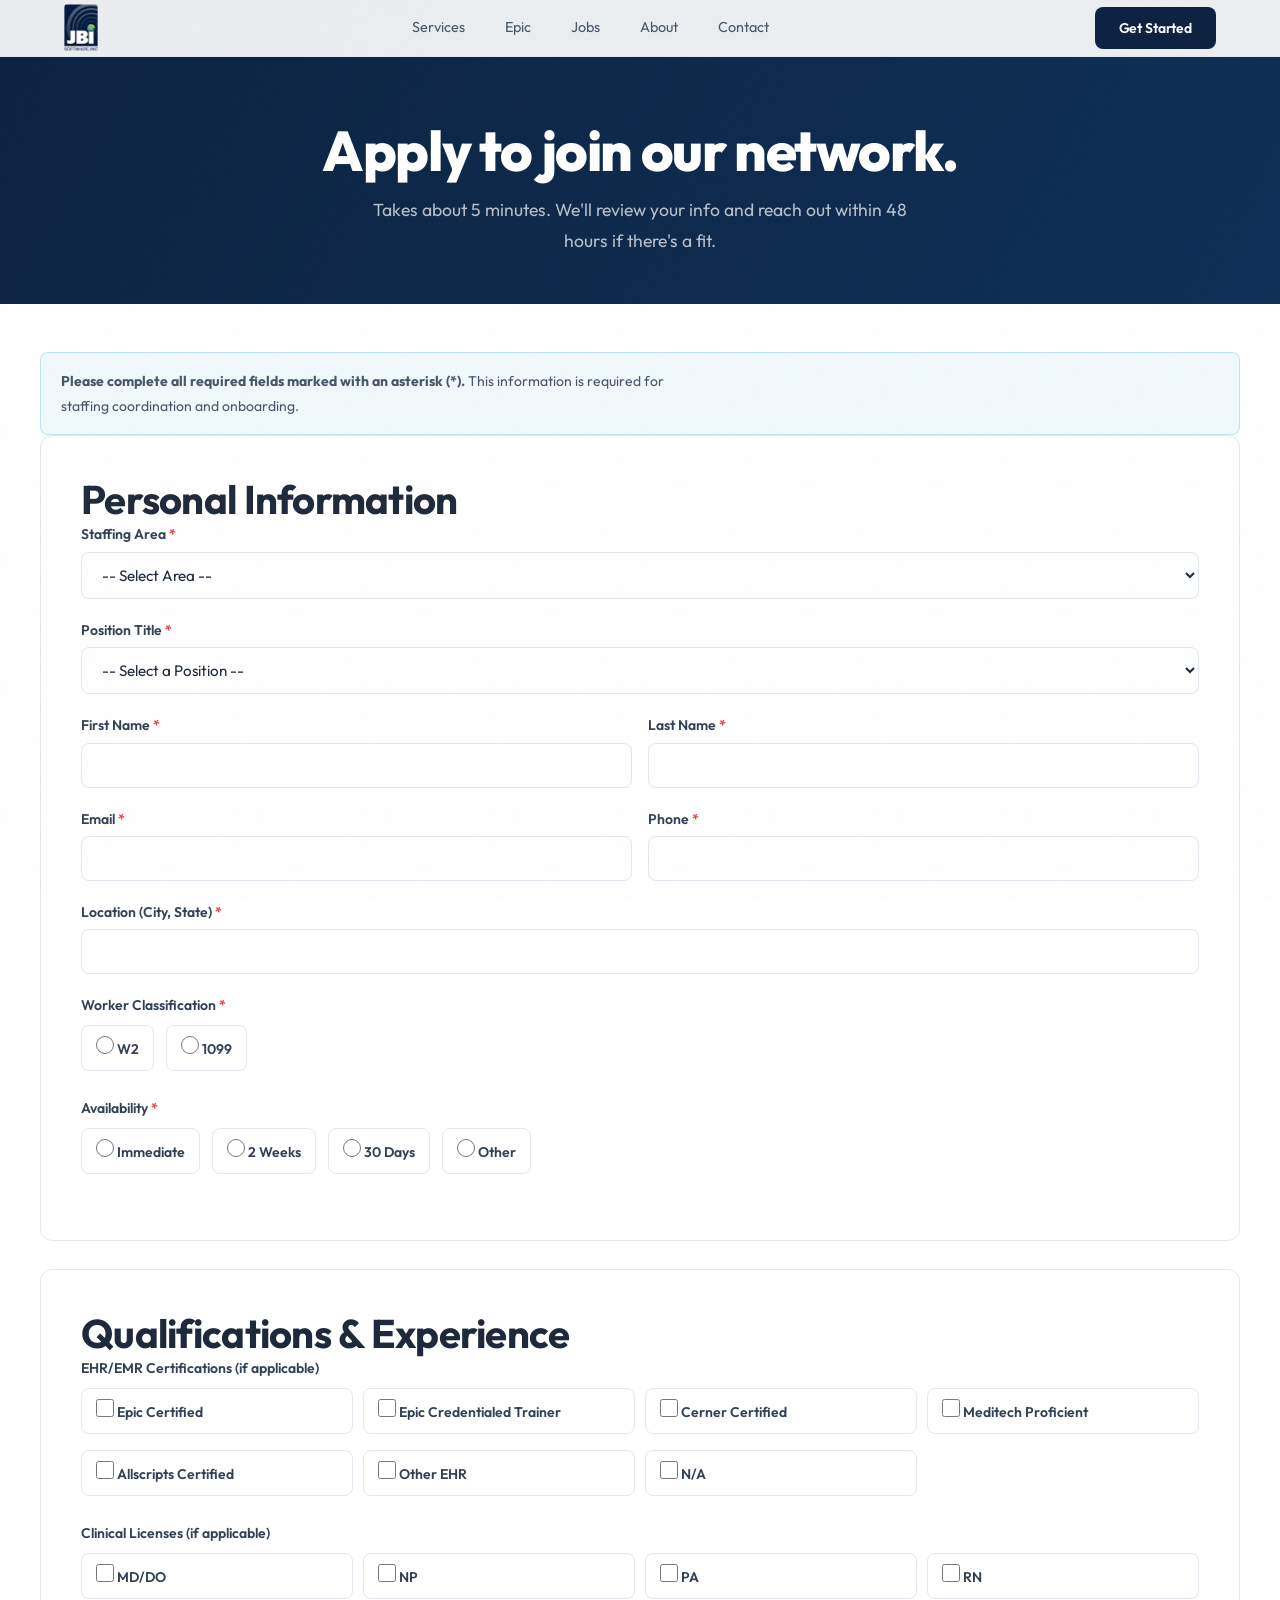
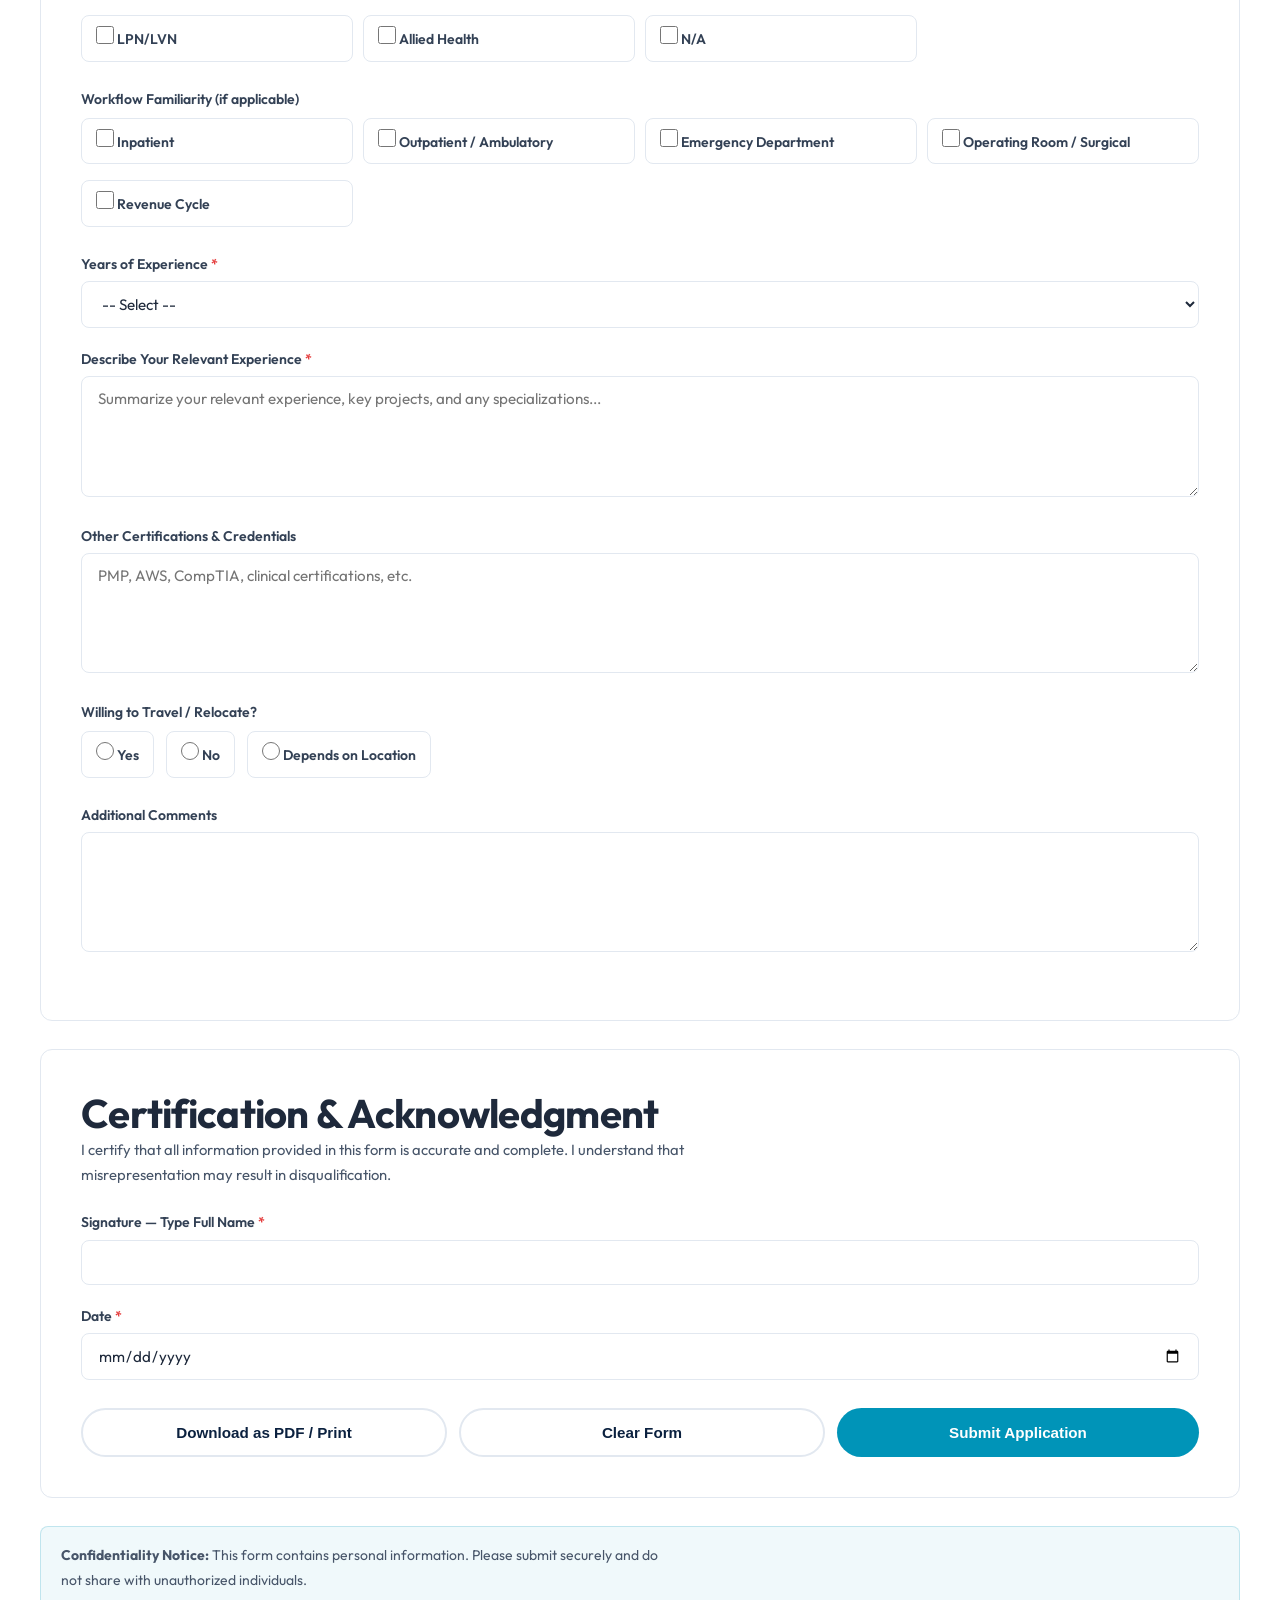
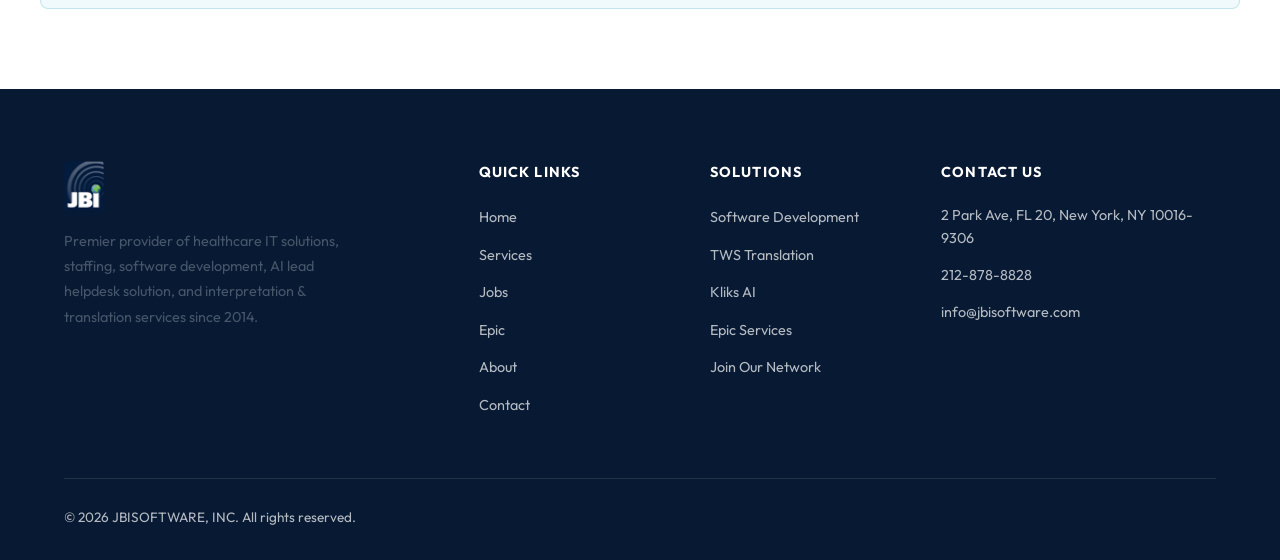
<file: staffing-site/intake.html>
<!DOCTYPE html>
<html lang="en">
<head>
    <meta charset="UTF-8">
    <meta name="viewport" content="width=device-width, initial-scale=1.0">
    <title>Consultant Intake Form — JBISOFTWARE</title>
    <meta name="description" content="Apply to join JBISOFTWARE's network of IT, healthcare IT, and clinical professionals. Complete our consultant intake form to get started.">
    <meta name="robots" content="index, follow">
    <meta property="og:title" content="Consultant Intake Form — JBISOFTWARE">
    <meta property="og:description" content="Apply to join JBISOFTWARE's network of IT, healthcare IT, and clinical professionals.">
    <meta property="og:type" content="website">
    <meta property="og:url" content="https://www.jbisoftware.com/intake.html">
    <meta property="og:image" content="https://www.jbisoftware.com/logo-full.png">
    <link rel="icon" href="logo.svg" type="image/svg+xml">
    <link rel="preconnect" href="https://fonts.googleapis.com">
    <link rel="preconnect" href="https://fonts.gstatic.com" crossorigin>
    <link href="https://fonts.googleapis.com/css2?family=Outfit:wght@300;400;500;600;700;800&display=swap" rel="stylesheet">
    <link rel="stylesheet" href="icons.css">
    <link rel="stylesheet" href="styles.css?v=13">
</head>
<body>
    <a href="#main" class="skip-link">Skip to content</a>
    <!-- Navigation -->
    <nav class="navbar">
        <div class="container">
            <a href="index.html" class="logo"><img src="logo-nav-brand.png" alt="JBISOFTWARE, INC" loading="lazy"></a>
            <ul class="nav-links">
                <li class="nav-dropdown-trigger">
                    <a href="services.html">Services</a>
                    <div class="nav-dropdown">
                        <a href="services.html#it-staffing"><div class="dd-icon">&#128187;</div><div><div class="dd-label">IT Staffing</div><div class="dd-desc">Engineers, devs, DBAs, help desk</div></div></a>
                        <a href="services.html#healthcare-it"><div class="dd-icon">&#127973;</div><div><div class="dd-label">Healthcare IT</div><div class="dd-desc">Epic, Cerner, Meditech analysts</div></div></a>
                        <a href="services.html#clinical-staffing"><div class="dd-icon">&#129657;</div><div><div class="dd-label">Clinical Staffing</div><div class="dd-desc">Physicians, nurses, allied health</div></div></a>
                        <a href="software.html"><div class="dd-icon">&#128296;</div><div><div class="dd-label">Software Development</div><div class="dd-desc">AI, full-stack, mobile apps</div></div></a>
                        <a href="tws.html"><div class="dd-icon">&#127760;</div><div><div class="dd-label">TWS Translation</div><div class="dd-desc">Patented multilingual platform</div></div></a>
                        <a href="kliks.html"><div class="dd-icon">&#129302;</div><div><div class="dd-label">Kliks AI</div><div class="dd-desc">AI-powered helpdesk platform</div></div></a>
                    </div>
                </li>
                <li><a href="epic.html">Epic</a></li>
                <li><a href="jobs.html">Jobs</a></li>
                <li><a href="about.html">About</a></li>
                <li><a href="contact.html">Contact</a></li>
            </ul>
            <a href="contact.html" class="btn btn-primary btn-sm nav-cta">Get Started</a>
            <button type="button" class="hamburger" aria-label="Toggle menu">
                <span></span>
                <span></span>
                <span></span>
            </button>
        </div>
    </nav>
    <div class="mobile-nav" id="mobileNav">
        <a href="index.html">Home</a>
        <div>
            <a href="services.html" class="mobile-nav-toggle" onclick="this.classList.toggle('open');this.nextElementSibling.classList.toggle('open');return false;">Services</a>
            <div class="mobile-nav-accordion">
                <a href="services.html#it-staffing">IT Staffing</a>
                <a href="services.html#healthcare-it">Healthcare IT</a>
                <a href="services.html#clinical-staffing">Clinical Staffing</a>
                <a href="software.html">Software Development</a>
                <a href="tws.html">TWS Translation</a>
                <a href="kliks.html">Kliks AI</a>
            </div>
        </div>
        <a href="epic.html">Epic</a>
        <a href="jobs.html">Jobs</a>
        <a href="about.html">About</a>
        <a href="contact.html">Contact</a>
        <a href="intake.html">Intake Form</a>
        <a href="contact.html" class="btn btn-primary" style="margin-top:16px;text-align:center;">Get Started</a>
    </div>

    <main id="main">
    <!-- Page Header -->
    <section class="page-header">
        <div class="container">
            <h1>Apply to join our network.</h1>
            <p>Takes about 5 minutes. We'll review your info and reach out within 48 hours if there's a fit.</p>
        </div>
    </section>

    <!-- Main Content -->
    <main class="container intake-main">
        <!-- Instructions Notice -->
        <div class="intake-notice">
            <p><strong>Please complete all required fields marked with an asterisk (*).</strong> This information is required for staffing coordination and onboarding.</p>
        </div>

        <form id="intakeForm" class="intake-form">
            <!-- Section 1: Personal Information -->
            <section class="intake-section">
                <h2>Personal Information</h2>

                <div class="form-group">
                    <label for="staffingArea">Staffing Area <span class="required">*</span></label>
                    <select id="staffingArea" name="staffingArea" required>
                        <option value="">-- Select Area --</option>
                        <option value="IT Staffing">IT Staffing</option>
                        <option value="Healthcare IT">Healthcare IT</option>
                        <option value="Clinical Staffing">Clinical Staffing</option>
                    </select>
                </div>

                <div class="form-group">
                    <label for="positionTitle">Position Title <span class="required">*</span></label>
                    <select id="positionTitle" name="positionTitle" required>
                        <option value="">-- Select a Position --</option>
                        <optgroup label="Healthcare IT">
                            <option value="EPIC Analyst">EPIC Analyst</option>
                            <option value="EPIC Trainer">EPIC Trainer</option>
                            <option value="EPIC Credentialed Trainer">EPIC Credentialed Trainer</option>
                            <option value="EPIC Project Manager">EPIC Project Manager</option>
                            <option value="EPIC Builder">EPIC Builder</option>
                            <option value="EPIC Support Specialist">EPIC Support Specialist</option>
                            <option value="EPIC Go-Live Support">EPIC Go-Live Support</option>
                            <option value="Cerner Analyst">Cerner Analyst</option>
                            <option value="Implementation Specialist">Implementation Specialist</option>
                        </optgroup>
                        <optgroup label="IT Staffing">
                            <option value="Software Developer">Software Developer</option>
                            <option value="Systems Analyst">Systems Analyst</option>
                            <option value="Business Analyst">Business Analyst</option>
                            <option value="Cloud Engineer">Cloud Engineer</option>
                            <option value="DevOps Engineer">DevOps Engineer</option>
                            <option value="Database Administrator">Database Administrator</option>
                            <option value="IT Project Manager">IT Project Manager</option>
                            <option value="QA Analyst">QA Analyst</option>
                        </optgroup>
                        <optgroup label="Clinical">
                            <option value="Registered Nurse">Registered Nurse (RN)</option>
                            <option value="Nurse Practitioner">Nurse Practitioner (NP)</option>
                            <option value="Physician Assistant">Physician Assistant (PA)</option>
                            <option value="Physician">Physician (MD/DO)</option>
                            <option value="Allied Health Professional">Allied Health Professional</option>
                        </optgroup>
                        <option value="Other">Other</option>
                    </select>
                </div>

                <div class="form-row">
                    <div class="form-group">
                        <label for="firstName">First Name <span class="required">*</span></label>
                        <input type="text" id="firstName" name="firstName" required>
                    </div>
                    <div class="form-group">
                        <label for="lastName">Last Name <span class="required">*</span></label>
                        <input type="text" id="lastName" name="lastName" required>
                    </div>
                </div>

                <div class="form-row">
                    <div class="form-group">
                        <label for="email">Email <span class="required">*</span></label>
                        <input type="email" id="email" name="email" required>
                    </div>
                    <div class="form-group">
                        <label for="phone">Phone <span class="required">*</span></label>
                        <input type="tel" id="phone" name="phone" required>
                    </div>
                </div>

                <div class="form-group">
                    <label for="location">Location (City, State) <span class="required">*</span></label>
                    <input type="text" id="location" name="location" required>
                </div>

                <div class="form-group">
                    <label>Worker Classification <span class="required">*</span></label>
                    <div class="radio-group">
                        <label class="radio-item">
                            <input type="radio" name="workerClass" value="W2" required>
                            <span>W2</span>
                        </label>
                        <label class="radio-item">
                            <input type="radio" name="workerClass" value="1099">
                            <span>1099</span>
                        </label>
                    </div>
                </div>

                <div class="form-group">
                    <label>Availability <span class="required">*</span></label>
                    <div class="radio-group">
                        <label class="radio-item">
                            <input type="radio" name="availability" value="Immediate" required>
                            <span>Immediate</span>
                        </label>
                        <label class="radio-item">
                            <input type="radio" name="availability" value="2 weeks">
                            <span>2 Weeks</span>
                        </label>
                        <label class="radio-item">
                            <input type="radio" name="availability" value="30 days">
                            <span>30 Days</span>
                        </label>
                        <label class="radio-item">
                            <input type="radio" name="availability" value="Other">
                            <span>Other</span>
                        </label>
                    </div>
                </div>
            </section>

            <!-- Section 2: Qualifications -->
            <section class="intake-section">
                <h2>Qualifications &amp; Experience</h2>

                <div class="form-group">
                    <label>EHR/EMR Certifications (if applicable)</label>
                    <div class="checkbox-grid">
                        <label class="checkbox-item">
                            <input type="checkbox" name="certifications" value="Epic Certified">
                            <span>Epic Certified</span>
                        </label>
                        <label class="checkbox-item">
                            <input type="checkbox" name="certifications" value="Epic Credentialed Trainer">
                            <span>Epic Credentialed Trainer</span>
                        </label>
                        <label class="checkbox-item">
                            <input type="checkbox" name="certifications" value="Cerner Certified">
                            <span>Cerner Certified</span>
                        </label>
                        <label class="checkbox-item">
                            <input type="checkbox" name="certifications" value="Meditech Proficient">
                            <span>Meditech Proficient</span>
                        </label>
                        <label class="checkbox-item">
                            <input type="checkbox" name="certifications" value="Allscripts Certified">
                            <span>Allscripts Certified</span>
                        </label>
                        <label class="checkbox-item">
                            <input type="checkbox" name="certifications" value="Other EHR">
                            <span>Other EHR</span>
                        </label>
                        <label class="checkbox-item">
                            <input type="checkbox" name="certifications" value="N/A">
                            <span>N/A</span>
                        </label>
                    </div>
                </div>

                <div class="form-group">
                    <label>Clinical Licenses (if applicable)</label>
                    <div class="checkbox-grid">
                        <label class="checkbox-item">
                            <input type="checkbox" name="licenses" value="MD/DO">
                            <span>MD/DO</span>
                        </label>
                        <label class="checkbox-item">
                            <input type="checkbox" name="licenses" value="NP">
                            <span>NP</span>
                        </label>
                        <label class="checkbox-item">
                            <input type="checkbox" name="licenses" value="PA">
                            <span>PA</span>
                        </label>
                        <label class="checkbox-item">
                            <input type="checkbox" name="licenses" value="RN">
                            <span>RN</span>
                        </label>
                        <label class="checkbox-item">
                            <input type="checkbox" name="licenses" value="LPN/LVN">
                            <span>LPN/LVN</span>
                        </label>
                        <label class="checkbox-item">
                            <input type="checkbox" name="licenses" value="Allied Health">
                            <span>Allied Health</span>
                        </label>
                        <label class="checkbox-item">
                            <input type="checkbox" name="licenses" value="N/A">
                            <span>N/A</span>
                        </label>
                    </div>
                </div>

                <div class="form-group">
                    <label>Workflow Familiarity (if applicable)</label>
                    <div class="checkbox-grid">
                        <label class="checkbox-item">
                            <input type="checkbox" name="workflows" value="Inpatient">
                            <span>Inpatient</span>
                        </label>
                        <label class="checkbox-item">
                            <input type="checkbox" name="workflows" value="Outpatient / Ambulatory">
                            <span>Outpatient / Ambulatory</span>
                        </label>
                        <label class="checkbox-item">
                            <input type="checkbox" name="workflows" value="Emergency Department">
                            <span>Emergency Department</span>
                        </label>
                        <label class="checkbox-item">
                            <input type="checkbox" name="workflows" value="Operating Room / Surgical">
                            <span>Operating Room / Surgical</span>
                        </label>
                        <label class="checkbox-item">
                            <input type="checkbox" name="workflows" value="Revenue Cycle">
                            <span>Revenue Cycle</span>
                        </label>
                    </div>
                </div>

                <div class="form-group">
                    <label for="yearsExp">Years of Experience <span class="required">*</span></label>
                    <select id="yearsExp" name="yearsExp" required>
                        <option value="">-- Select --</option>
                        <option value="0-2">0 - 2 years</option>
                        <option value="3-5">3 - 5 years</option>
                        <option value="6-10">6 - 10 years</option>
                        <option value="10+">10+ years</option>
                    </select>
                </div>

                <div class="form-group">
                    <label for="experienceDesc">Describe Your Relevant Experience <span class="required">*</span></label>
                    <textarea id="experienceDesc" name="experienceDesc" rows="5" placeholder="Summarize your relevant experience, key projects, and any specializations..." required></textarea>
                </div>

                <div class="form-group">
                    <label for="otherCerts">Other Certifications &amp; Credentials</label>
                    <textarea id="otherCerts" name="otherCerts" rows="3" placeholder="PMP, AWS, CompTIA, clinical certifications, etc."></textarea>
                </div>

                <div class="form-group">
                    <label>Willing to Travel / Relocate?</label>
                    <div class="radio-group">
                        <label class="radio-item">
                            <input type="radio" name="willingToTravel" value="Yes">
                            <span>Yes</span>
                        </label>
                        <label class="radio-item">
                            <input type="radio" name="willingToTravel" value="No">
                            <span>No</span>
                        </label>
                        <label class="radio-item">
                            <input type="radio" name="willingToTravel" value="Depends">
                            <span>Depends on Location</span>
                        </label>
                    </div>
                </div>

                <div class="form-group">
                    <label for="additionalComments">Additional Comments</label>
                    <textarea id="additionalComments" name="additionalComments" rows="3"></textarea>
                </div>
            </section>

            <!-- Section 3: Certification & Acknowledgment -->
            <section class="intake-section">
                <h2>Certification &amp; Acknowledgment</h2>

                <p class="certification-text">I certify that all information provided in this form is accurate and complete. I understand that misrepresentation may result in disqualification.</p>

                <div class="form-group">
                    <label for="signature">Signature — Type Full Name <span class="required">*</span></label>
                    <input type="text" id="signature" name="signature" required>
                </div>

                <div class="form-group">
                    <label for="certDate">Date <span class="required">*</span></label>
                    <input type="date" id="certDate" name="certDate" required>
                </div>

                <div class="form-actions">
                    <button type="button" class="btn btn-secondary" id="downloadBtn">Download as PDF / Print</button>
                    <button type="reset" class="btn btn-secondary" id="clearBtn">Clear Form</button>
                    <button type="submit" class="btn btn-primary" id="submitBtn">Submit Application</button>
                </div>
            </section>
        </form>

        <!-- Success/Error States -->
        <div class="form-status" id="intakeSuccess">
            <div class="status-icon"><span class="icon-svg icon-check-big" style="width:48px;height:48px;"></span></div>
            <h3>Application Submitted</h3>
            <p>Thank you for your interest in joining the JBISOFTWARE network. Our team will review your application and be in touch soon.</p>
            <a href="index.html" class="btn btn-secondary" style="margin-top:24px;">Back to Home</a>
        </div>
        <div class="form-status" id="intakeError">
            <div class="status-icon"><span class="icon-svg icon-alert" style="width:48px;height:48px;"></span></div>
            <h3>Submission Failed</h3>
            <p>Your application couldn't be submitted. Please try again or email us directly at <a href="mailto:info@jbisoftware.com">info@jbisoftware.com</a>.</p>
            <button type="button" class="btn btn-secondary" style="margin-top:24px;" onclick="document.getElementById('intakeError').classList.remove('active');document.getElementById('intakeForm').style.display='block';document.querySelector('.intake-notice').style.display='block';">Try Again</button>
        </div>

        <!-- Confidentiality Notice -->
        <div class="intake-notice">
            <p><strong>Confidentiality Notice:</strong> This form contains personal information. Please submit securely and do not share with unauthorized individuals.</p>
        </div>
    </main>

    </main>

    <!-- Footer -->
    <footer class="footer">
        <div class="container">
            <div class="footer-grid">
                <div class="footer-brand">
                    <div class="logo"><img src="logo-nav-brand.png" alt="JBISOFTWARE, INC" loading="lazy"></div>
                    <p>Premier provider of healthcare IT solutions, staffing, software development, AI lead helpdesk solution, and interpretation &amp; translation services since 2014.</p>
                </div>
                <div>
                    <h4>Quick Links</h4>
                    <ul class="footer-links">
                        <li><a href="index.html">Home</a></li>
                        <li><a href="services.html">Services</a></li>
                        <li><a href="jobs.html">Jobs</a></li>
                        <li><a href="epic.html">Epic</a></li>
                        <li><a href="about.html">About</a></li>
                        <li><a href="contact.html">Contact</a></li>
                    </ul>
                </div>
                <div>
                    <h4>Solutions</h4>
                    <ul class="footer-links">
                        <li><a href="software.html">Software Development</a></li>
                        <li><a href="tws.html">TWS Translation</a></li>
                        <li><a href="kliks.html">Kliks AI</a></li>
                        <li><a href="epic.html">Epic Services</a></li>
                        <li><a href="intake.html">Join Our Network</a></li>
                    </ul>
                </div>
                <div>
                    <h4>Contact Us</h4>
                    <div class="footer-contact-item">2 Park Ave, FL 20, New York, NY 10016-9306</div>
                    <div class="footer-contact-item"><a href="tel:2128788828">212-878-8828</a></div>
                    <div class="footer-contact-item"><a href="mailto:info@jbisoftware.com">info@jbisoftware.com</a></div>
                </div>
            </div>
            <div class="footer-bottom">
                <span>&copy; 2026 JBISOFTWARE, INC. All rights reserved.</span>
            </div>
        </div>
    </footer>

    <script src="main.js"></script>
    <script>
        // Form Handlers
        const intakeForm = document.getElementById('intakeForm');
        const downloadBtn = document.getElementById('downloadBtn');
        const clearBtn = document.getElementById('clearBtn');

        downloadBtn.addEventListener('click', () => { window.print(); });

        clearBtn.addEventListener('click', () => {
            if (confirm('Are you sure you want to clear all form data?')) {
                intakeForm.reset();
            }
        });

        // ============================================================
        // SETUP: Replace this URL with your Power Automate HTTP trigger
        // Same steps as contact form, but use this JSON schema:
        //   {
        //     "type": "object",
        //     "properties": {
        //       "firstName":    { "type": "string" },
        //       "lastName":     { "type": "string" },
        //       "email":        { "type": "string" },
        //       "phone":        { "type": "string" },
        //       "address":      { "type": "string" },
        //       "city":         { "type": "string" },
        //       "state":        { "type": "string" },
        //       "zip":          { "type": "string" },
        //       "position":     { "type": "string" },
        //       "availability": { "type": "string" },
        //       "salary":       { "type": "string" },
        //       "skills":       { "type": "string" },
        //       "experience":   { "type": "string" },
        //       "certifications": { "type": "string" },
        //       "education":    { "type": "string" },
        //       "references":   { "type": "string" },
        //       "notes":        { "type": "string" },
        //       "form":         { "type": "string" },
        //       "submitted_at": { "type": "string" }
        //     }
        //   }
        //   Add action: "Send an email (V2)" from Outlook 365
        //     - To: info@jbisoftware.com
        //     - Subject: New Candidate Application: [firstName] [lastName]
        //     - Body: use dynamic content fields
        // ============================================================
        const INTAKE_WEBHOOK = 'https://formspree.io/f/xdeobdyl';

        const submitBtn = document.getElementById('submitBtn');
        intakeForm.addEventListener('submit', async (e) => {
            e.preventDefault();
            submitBtn.classList.add('loading');
            submitBtn.textContent = 'Submitting...';

            // Collect all form fields into JSON
            const fd = new FormData(intakeForm);
            const data = { form: 'intake', submitted_at: new Date().toISOString() };
            for (const [key, value] of fd.entries()) {
                // Skip file inputs — Power Automate basic tier doesn't support them
                if (value instanceof File) continue;
                data[key] = value;
            }

            try {
                await fetch(INTAKE_WEBHOOK, {
                    method: 'POST',
                    headers: { 'Content-Type': 'application/json' },
                    body: JSON.stringify(data),
                    mode: 'no-cors'
                });
                intakeForm.style.display = 'none';
                document.querySelectorAll('.intake-notice').forEach(n => n.style.display = 'none');
                document.getElementById('intakeSuccess').classList.add('active');
            } catch {
                intakeForm.style.display = 'none';
                document.querySelectorAll('.intake-notice').forEach(n => n.style.display = 'none');
                document.getElementById('intakeError').classList.add('active');
            }
            submitBtn.classList.remove('loading');
            submitBtn.textContent = 'Submit Application';
        });
    </script>
</body>
</html>
</file>
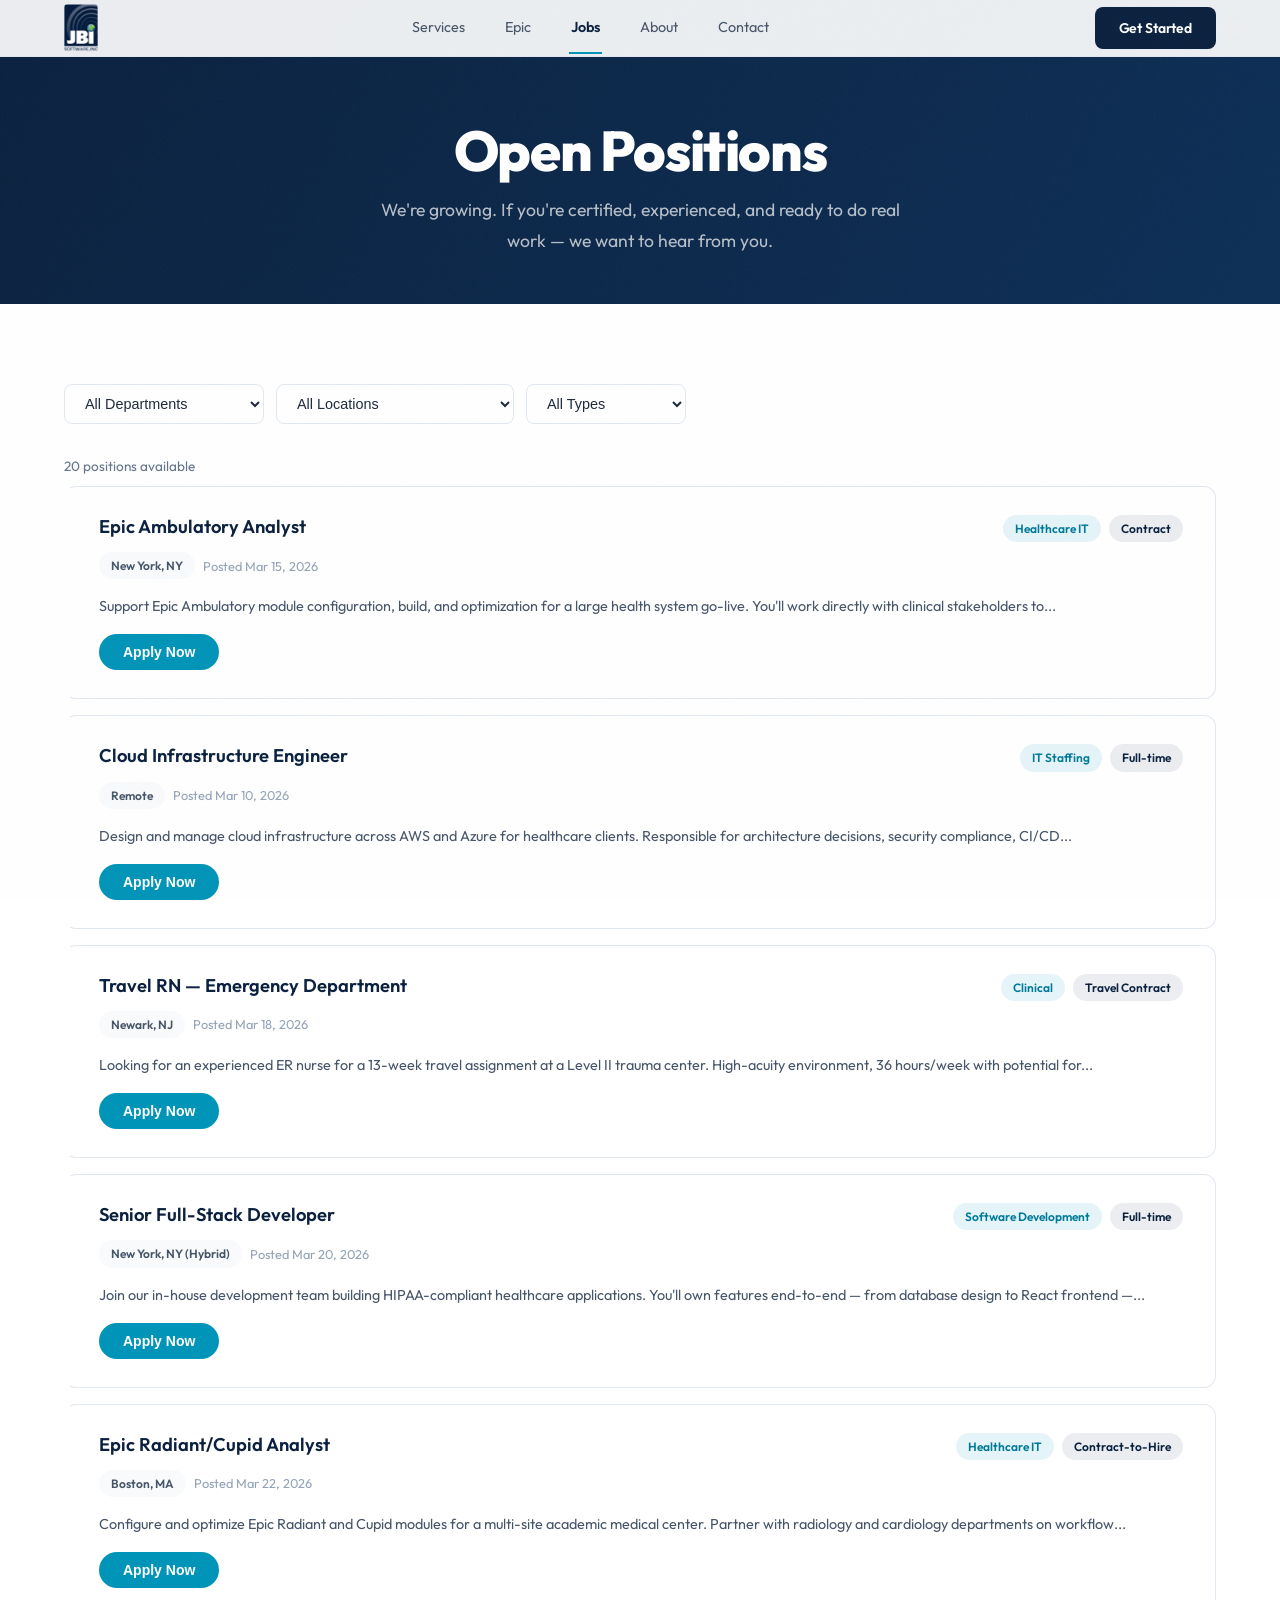
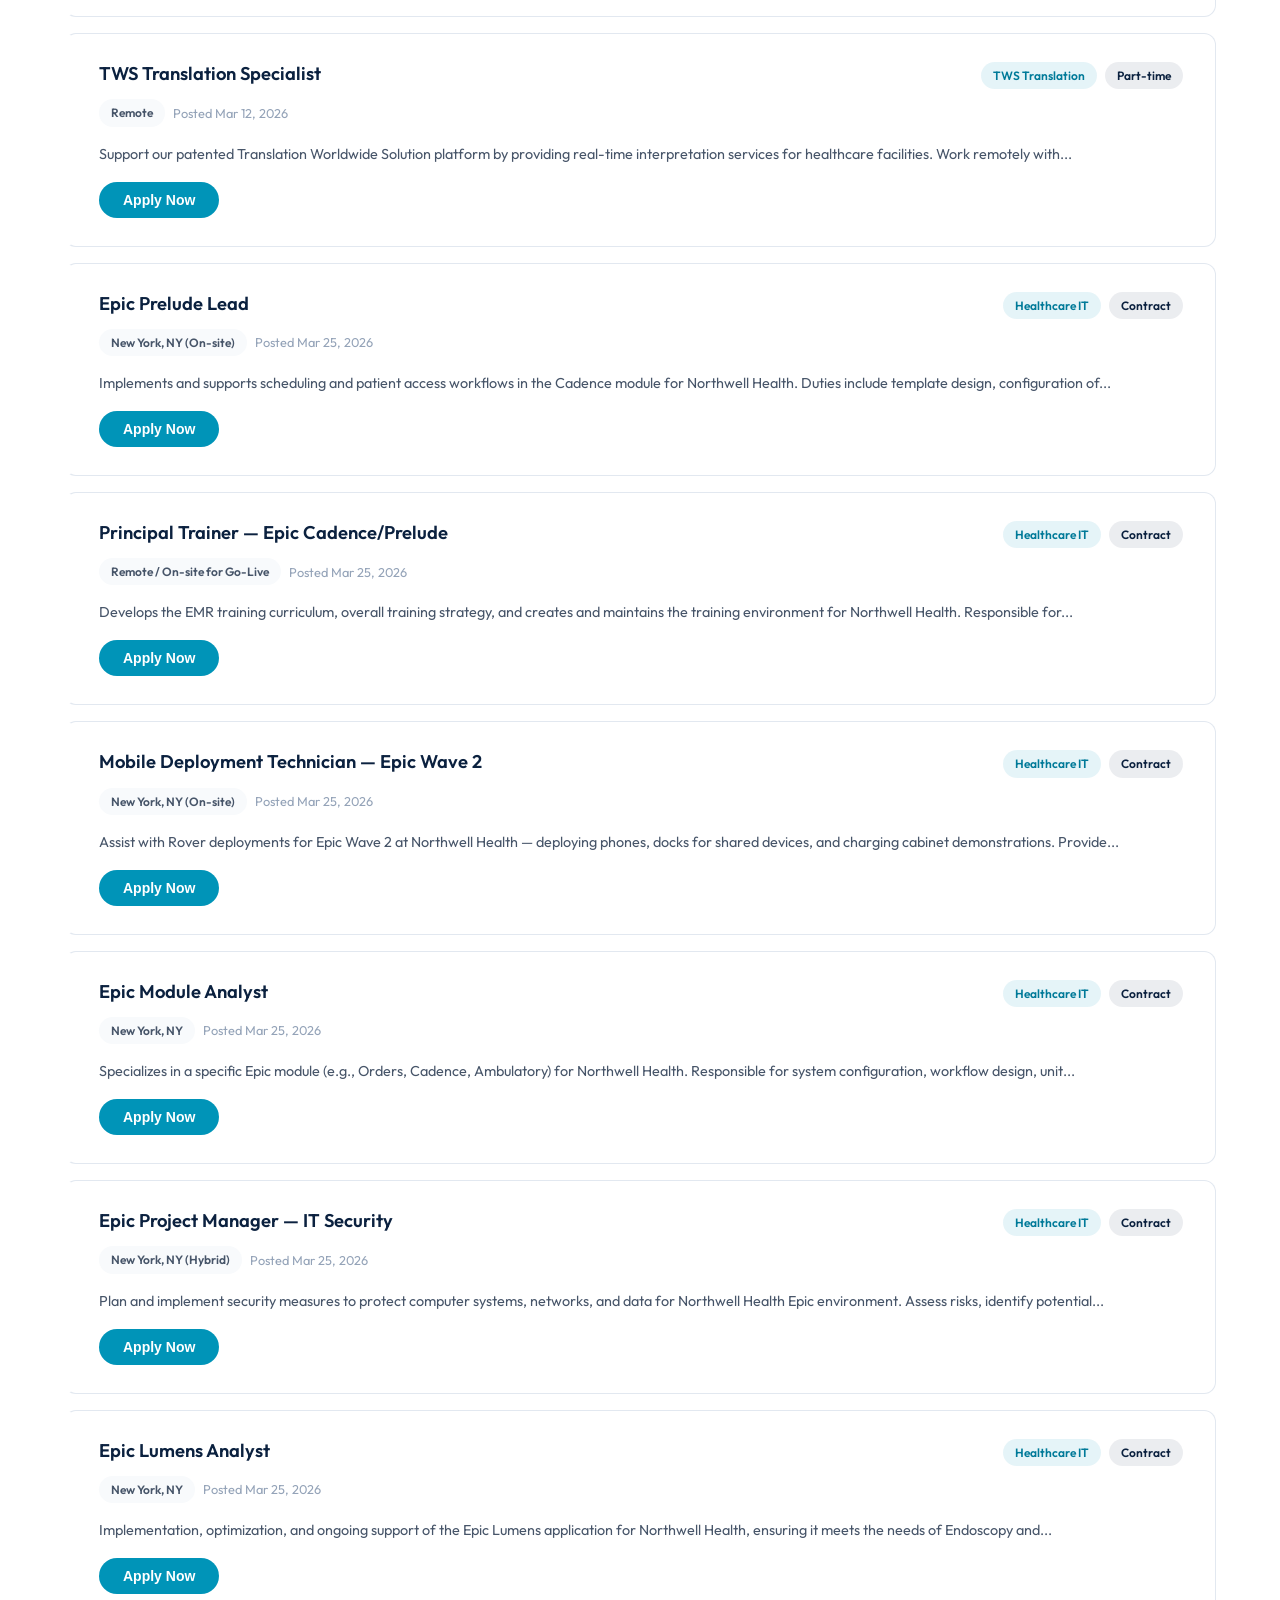
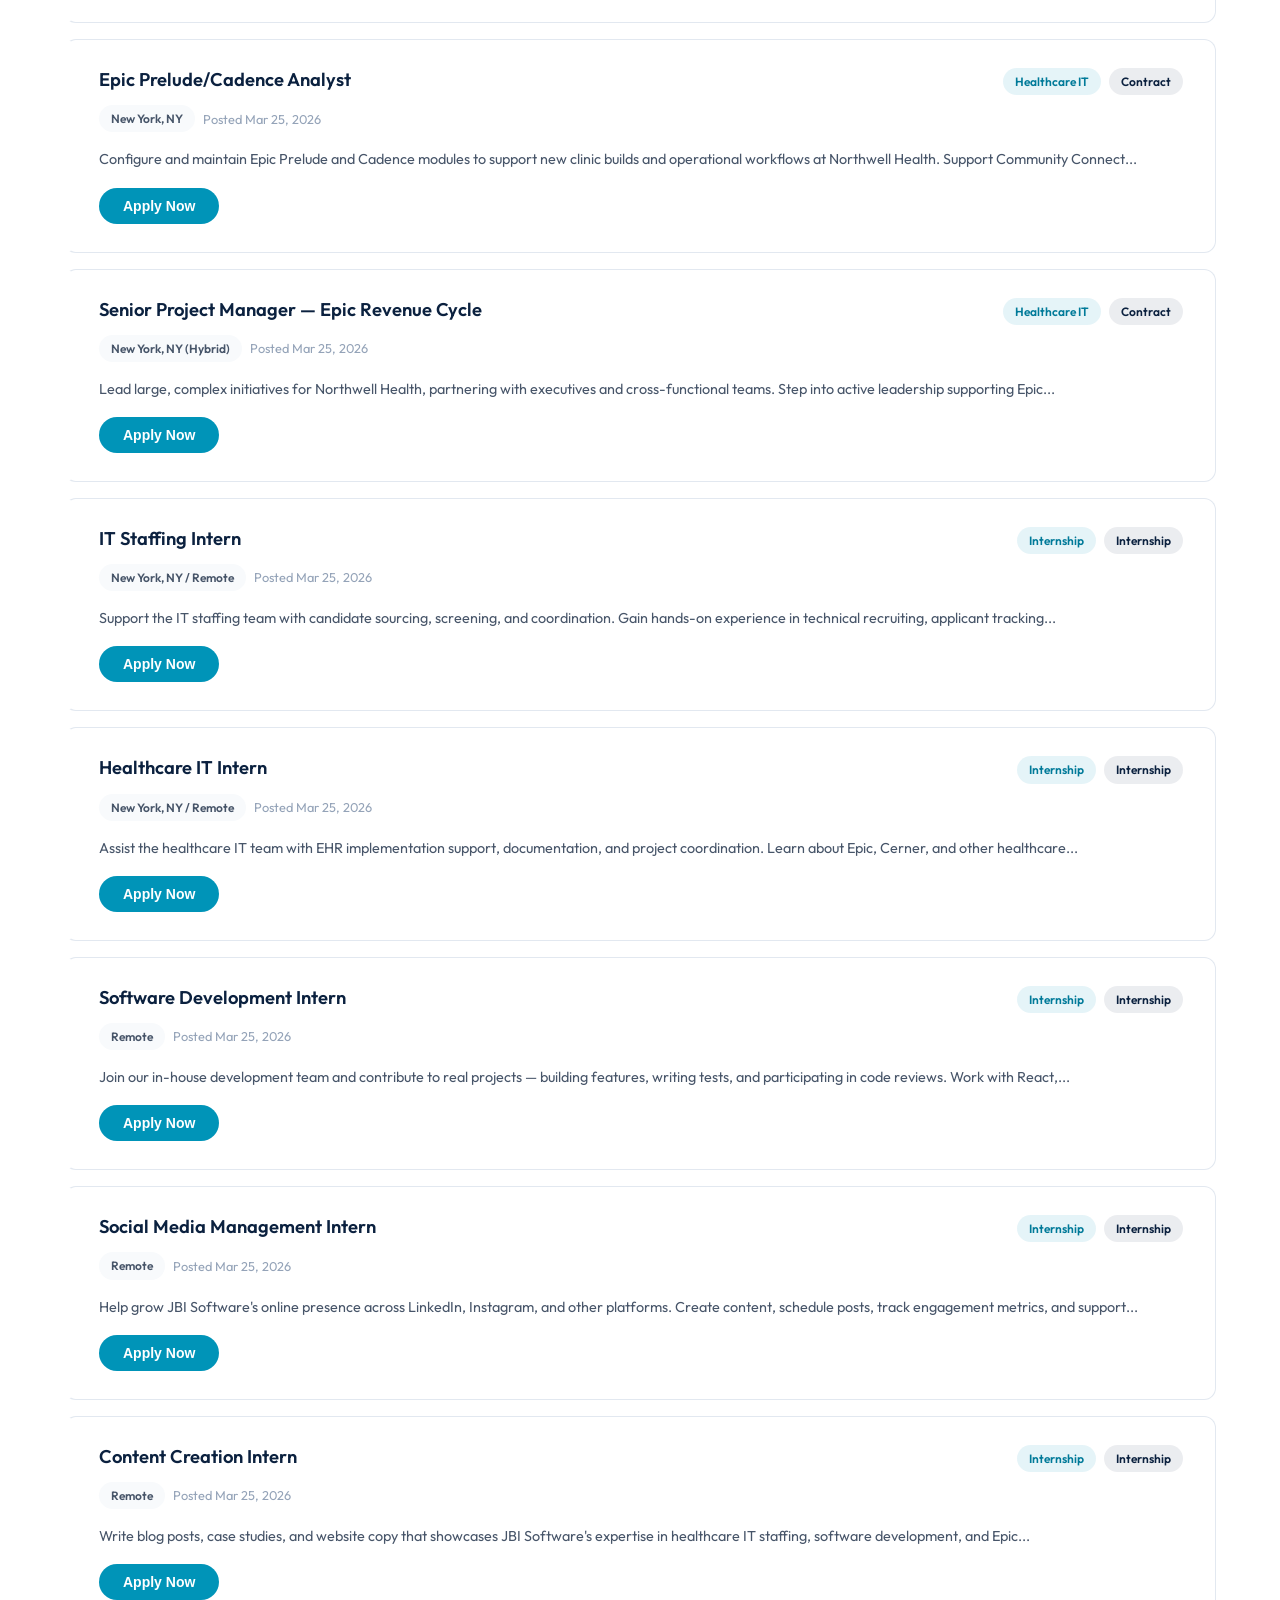
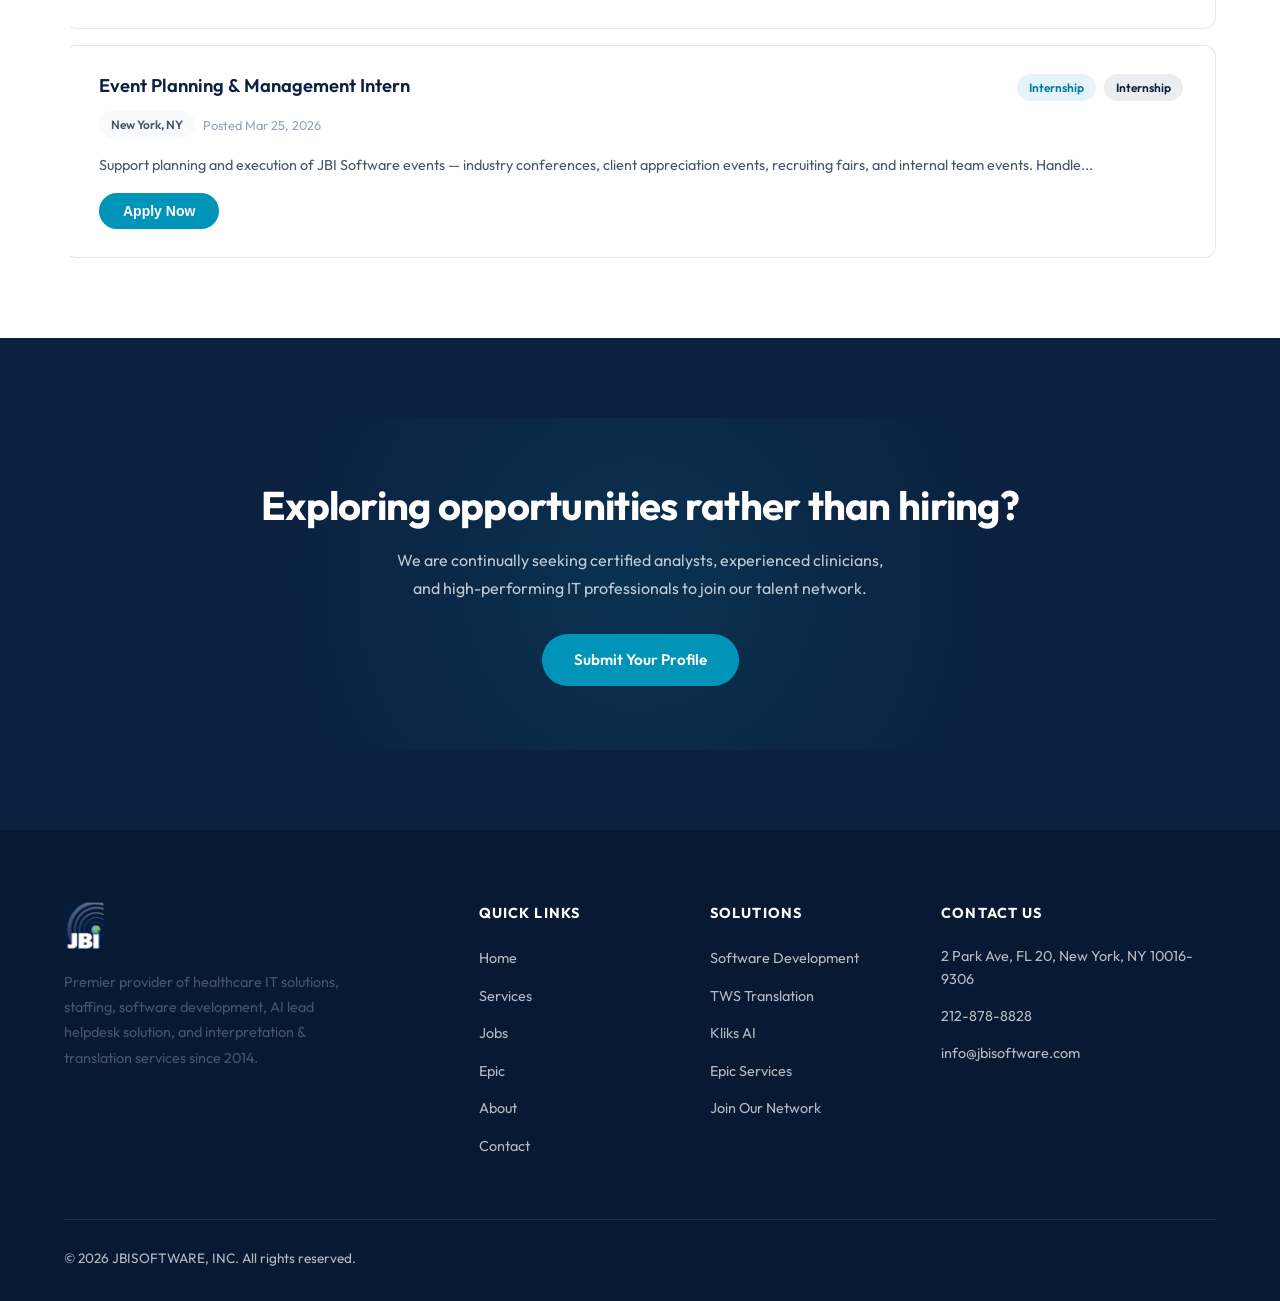
<file: staffing-site/jobs.html>
<!DOCTYPE html>
<html lang="en">
<head>
    <meta charset="UTF-8">
    <meta name="viewport" content="width=device-width, initial-scale=1.0">
    <title>Epic & Healthcare IT Jobs — JBISOFTWARE</title>
    <meta name="description" content="Browse open positions at JBISOFTWARE. IT, healthcare IT, clinical, and software development roles. Apply directly online.">
    <meta name="robots" content="index, follow">
    <meta property="og:title" content="Epic & Healthcare IT Jobs — JBISOFTWARE">
    <meta property="og:description" content="Browse open positions at JBISOFTWARE. IT, healthcare IT, clinical, and software development roles.">
    <meta property="og:type" content="website">
    <meta property="og:url" content="https://www.jbisoftware.com/jobs.html">
    <meta property="og:image" content="https://www.jbisoftware.com/logo-full.png">
    <link rel="icon" href="logo.svg" type="image/svg+xml">
    <link rel="preconnect" href="https://fonts.googleapis.com">
    <link rel="preconnect" href="https://fonts.gstatic.com" crossorigin>
    <link href="https://fonts.googleapis.com/css2?family=Outfit:wght@300;400;500;600;700;800&display=swap" rel="stylesheet">
    <link rel="stylesheet" href="icons.css">
    <link rel="stylesheet" href="styles.css?v=13">
</head>
<body>
    <a href="#main" class="skip-link">Skip to content</a>
    <!-- Navbar -->
    <nav class="navbar">
        <div class="container">
            <a href="index.html" class="logo"><img src="logo-nav-brand.png" alt="JBISOFTWARE, INC" loading="lazy"></a>
            <ul class="nav-links">
                <li class="nav-dropdown-trigger">
                    <a href="services.html">Services</a>
                    <div class="nav-dropdown">
                        <a href="services.html#it-staffing"><div class="dd-icon">&#128187;</div><div><div class="dd-label">IT Staffing</div><div class="dd-desc">Engineers, devs, DBAs, help desk</div></div></a>
                        <a href="services.html#healthcare-it"><div class="dd-icon">&#127973;</div><div><div class="dd-label">Healthcare IT</div><div class="dd-desc">Epic, Cerner, Meditech analysts</div></div></a>
                        <a href="services.html#clinical-staffing"><div class="dd-icon">&#129657;</div><div><div class="dd-label">Clinical Staffing</div><div class="dd-desc">Physicians, nurses, allied health</div></div></a>
                        <a href="software.html"><div class="dd-icon">&#128296;</div><div><div class="dd-label">Software Development</div><div class="dd-desc">AI, full-stack, mobile apps</div></div></a>
                        <a href="tws.html"><div class="dd-icon">&#127760;</div><div><div class="dd-label">TWS Translation</div><div class="dd-desc">Patented multilingual platform</div></div></a>
                        <a href="kliks.html"><div class="dd-icon">&#129302;</div><div><div class="dd-label">Kliks AI</div><div class="dd-desc">AI-powered helpdesk platform</div></div></a>
                    </div>
                </li>
                <li><a href="epic.html">Epic</a></li>
                <li><a href="jobs.html" class="active">Jobs</a></li>
                <li><a href="about.html">About</a></li>
                <li><a href="contact.html">Contact</a></li>
            </ul>
            <a href="contact.html" class="btn btn-primary btn-sm nav-cta">Get Started</a>
            <button type="button" class="hamburger" aria-label="Toggle menu">
                <span></span>
                <span></span>
                <span></span>
            </button>
        </div>
    </nav>
    <div class="mobile-nav" id="mobileNav">
        <a href="index.html">Home</a>
        <div>
            <a href="services.html" class="mobile-nav-toggle" onclick="this.classList.toggle('open');this.nextElementSibling.classList.toggle('open');return false;">Services</a>
            <div class="mobile-nav-accordion">
                <a href="services.html#it-staffing">IT Staffing</a>
                <a href="services.html#healthcare-it">Healthcare IT</a>
                <a href="services.html#clinical-staffing">Clinical Staffing</a>
                <a href="software.html">Software Development</a>
                <a href="tws.html">TWS Translation</a>
                <a href="kliks.html">Kliks AI</a>
            </div>
        </div>
        <a href="epic.html">Epic</a>
        <a href="jobs.html" class="active">Jobs</a>
        <a href="about.html">About</a>
        <a href="contact.html">Contact</a>
        <a href="intake.html">Intake Form</a>
        <a href="contact.html" class="btn btn-primary" style="margin-top:16px;text-align:center;">Get Started</a>
    </div>

    <main id="main">
    <!-- Page Header -->
    <header class="page-header">
        <div class="container">
            <h1>Open Positions</h1>
            <p>We're growing. If you're certified, experienced, and ready to do real work — we want to hear from you.</p>
        </div>
    </header>

    <!-- Job Board -->
    <section>
        <div class="container">
            <!-- Filters -->
            <div class="jobs-toolbar">
                <select id="filterDept" aria-label="Filter by department">
                    <option value="">All Departments</option>
                </select>
                <select id="filterLocation" aria-label="Filter by location">
                    <option value="">All Locations</option>
                </select>
                <select id="filterType" aria-label="Filter by job type">
                    <option value="">All Types</option>
                </select>
            </div>
            <div class="jobs-count" id="jobsCount"></div>

            <!-- Job Listings -->
            <div class="job-list" id="jobList">
                <div class="jobs-loading">Loading positions...</div>
            </div>
        </div>
    </section>

    <!-- Job Detail + Apply Modal -->
    <div class="modal-overlay" id="jobModal">
        <div class="modal" role="dialog" aria-modal="true">
            <button type="button" class="modal-close" aria-label="Close" id="modalClose">&times;</button>
            <div id="modalContent">
                <!-- Filled dynamically -->
            </div>
            <div class="modal-divider"></div>
            <h3 style="margin-bottom:16px;color:var(--navy);">Apply for this position</h3>
            <form class="apply-form" id="applyForm">
                <input type="hidden" name="position" id="applyPosition">
                <div class="form-row">
                    <div class="form-group">
                        <label for="applyName">Full Name <span class="required">*</span></label>
                        <input type="text" id="applyName" name="name" required>
                    </div>
                    <div class="form-group">
                        <label for="applyEmail">Email <span class="required">*</span></label>
                        <input type="email" id="applyEmail" name="email" required>
                    </div>
                </div>
                <div class="form-row">
                    <div class="form-group">
                        <label for="applyPhone">Phone</label>
                        <input type="tel" id="applyPhone" name="phone">
                    </div>
                    <div class="form-group">
                        <label for="applyContactTime">Best Time to Be Contacted</label>
                        <select id="applyContactTime" name="best_contact_time">
                            <option value="">Select a time...</option>
                            <option value="Morning">Morning (8am – 12pm)</option>
                            <option value="Afternoon">Afternoon (12pm – 5pm)</option>
                            <option value="Evening">Evening (5pm – 8pm)</option>
                            <option value="Anytime">Anytime</option>
                        </select>
                    </div>
                </div>
                <div class="form-group">
                    <label>Resume <span class="required">*</span></label>
                    <div class="file-upload" id="fileUploadZone">
                        <input type="file" id="applyResume" name="resume" accept=".pdf,.doc,.docx" required>
                        <div class="file-upload-label"><strong>Click to upload</strong> or drag and drop<br>PDF, DOC, DOCX (max 5MB)</div>
                        <div class="file-name" id="fileName"></div>
                    </div>
                </div>
                <div class="form-group">
                    <label for="applyCover">Cover Letter (optional)</label>
                    <textarea id="applyCover" name="cover_letter" rows="4" placeholder="Tell us why you're a good fit..."></textarea>
                </div>
                <button type="submit" class="btn btn-primary" id="applySubmit" style="width:100%;">Submit Application</button>
            </form>
            <div class="apply-status">
                <div class="form-status" id="applySuccess">
                    <div style="text-align:center;padding:24px;">
                        <span class="icon-svg icon-check-big" style="width:48px;height:48px;margin-bottom:12px;"></span>
                        <h3 style="color:var(--navy);">Application submitted</h3>
                        <p style="color:var(--gray-600);margin-top:8px;">We'll review your application and get back to you within a few business days.</p>
                    </div>
                </div>
                <div class="form-status" id="applyError">
                    <div style="text-align:center;padding:24px;">
                        <span class="icon-svg icon-alert" style="width:48px;height:48px;margin-bottom:12px;"></span>
                        <h3 style="color:var(--navy);">Something went wrong</h3>
                        <p style="color:var(--gray-600);margin-top:8px;">Please email your resume directly to <a href="mailto:careers@jbisoftware.com">careers@jbisoftware.com</a></p>
                    </div>
                </div>
            </div>
        </div>
    </div>

    <!-- CTA -->
    <section class="bg-navy">
        <div class="container">
            <div class="cta-banner" style="background:transparent;border:none;box-shadow:none;">
                <h2>Exploring opportunities rather than hiring?</h2>
                <p>We are continually seeking certified analysts, experienced clinicians, and high-performing IT professionals to join our talent network.</p>
                <a href="intake.html" class="btn btn-primary">Submit Your Profile</a>
            </div>
        </div>
    </section>

    </main>

    <!-- Footer -->
    <footer class="footer">
        <div class="container">
            <div class="footer-grid">
                <div class="footer-brand">
                    <div class="logo"><img src="logo-nav-brand.png" alt="JBISOFTWARE, INC" loading="lazy"></div>
                    <p>Premier provider of healthcare IT solutions, staffing, software development, AI lead helpdesk solution, and interpretation &amp; translation services since 2014.</p>
                </div>
                <div>
                    <h4>Quick Links</h4>
                    <ul class="footer-links">
                        <li><a href="index.html">Home</a></li>
                        <li><a href="services.html">Services</a></li>
                        <li><a href="jobs.html">Jobs</a></li>
                        <li><a href="epic.html">Epic</a></li>
                        <li><a href="about.html">About</a></li>
                        <li><a href="contact.html">Contact</a></li>
                    </ul>
                </div>
                <div>
                    <h4>Solutions</h4>
                    <ul class="footer-links">
                        <li><a href="software.html">Software Development</a></li>
                        <li><a href="tws.html">TWS Translation</a></li>
                        <li><a href="kliks.html">Kliks AI</a></li>
                        <li><a href="epic.html">Epic Services</a></li>
                        <li><a href="intake.html">Join Our Network</a></li>
                    </ul>
                </div>
                <div>
                    <h4>Contact Us</h4>
                    <div class="footer-contact-item">2 Park Ave, FL 20, New York, NY 10016-9306</div>
                    <div class="footer-contact-item"><a href="tel:2128788828">212-878-8828</a></div>
                    <div class="footer-contact-item"><a href="mailto:info@jbisoftware.com">info@jbisoftware.com</a></div>
                </div>
            </div>
            <div class="footer-bottom">
                <span>&copy; 2026 JBISOFTWARE, INC. All rights reserved.</span>
            </div>
        </div>
    </footer>

    <script src="main.js"></script>
    <script src="jobs.js"></script>
</body>
</html>
</file>
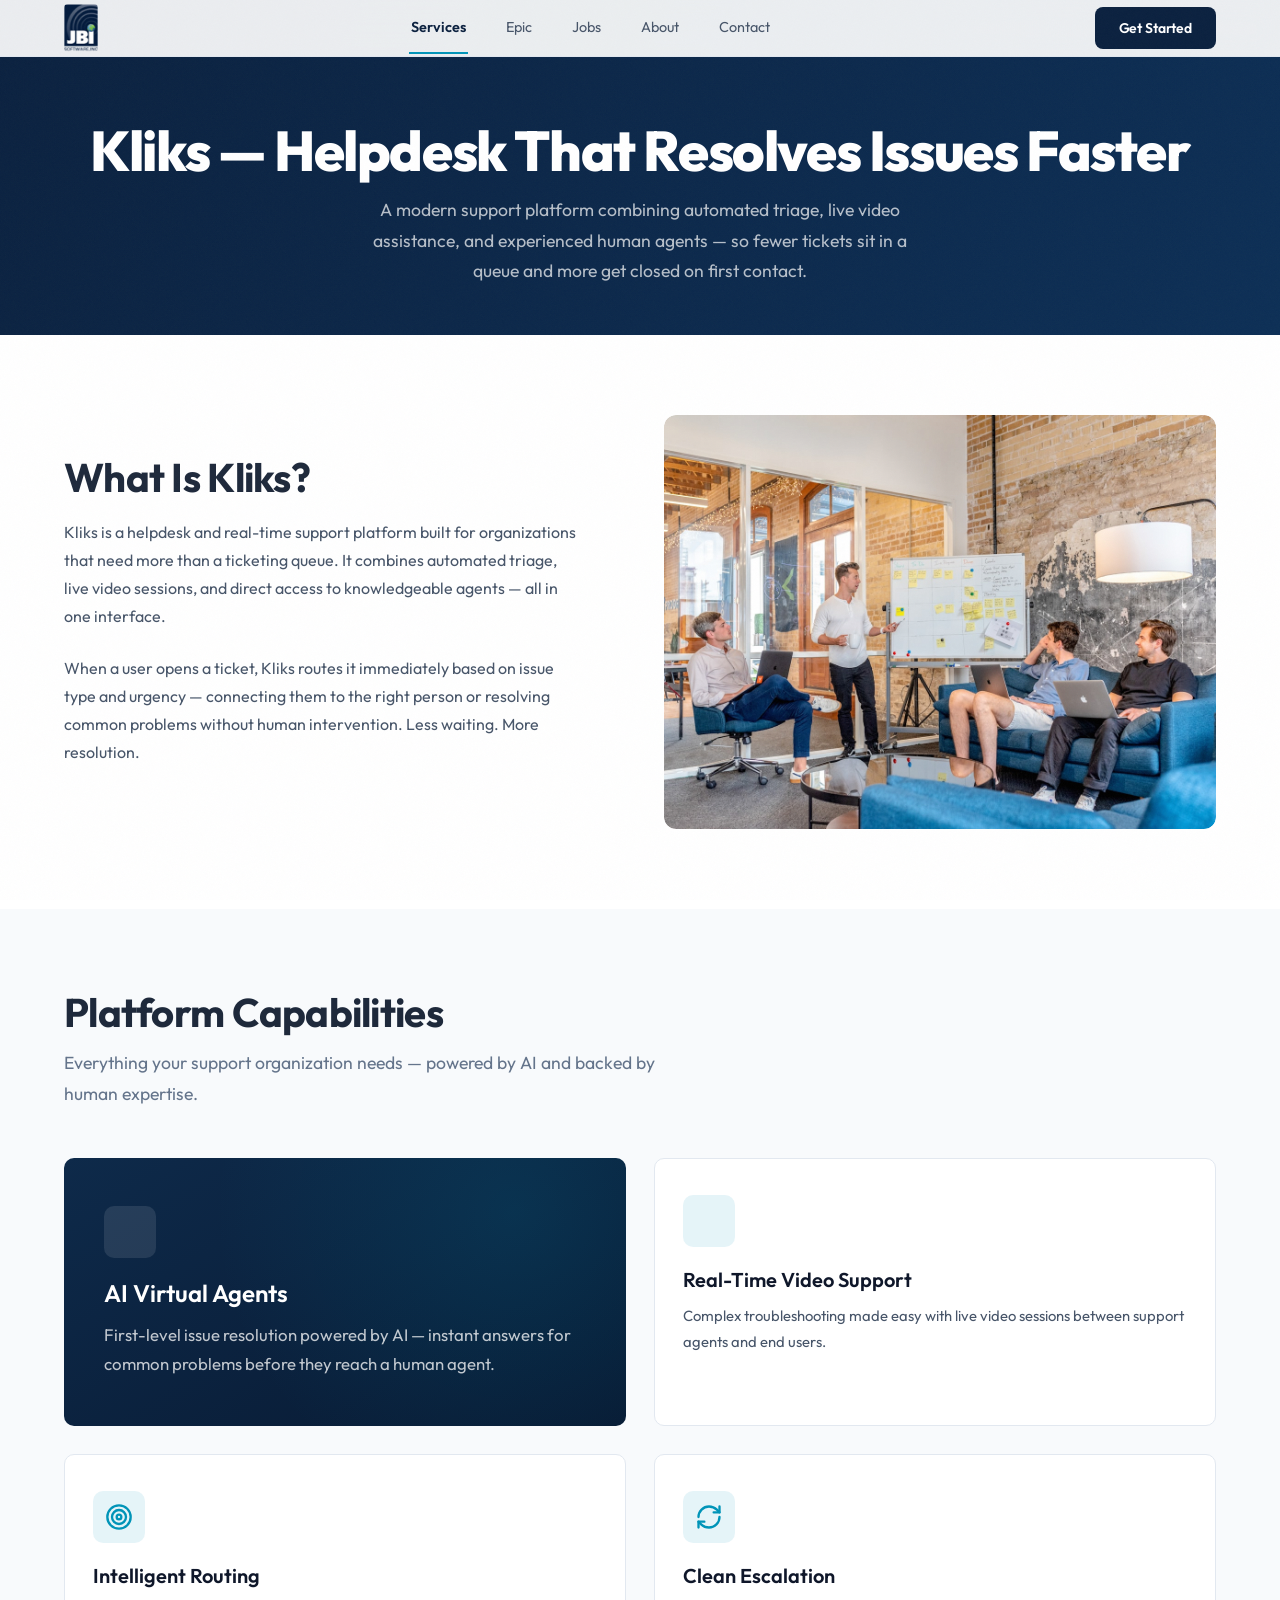
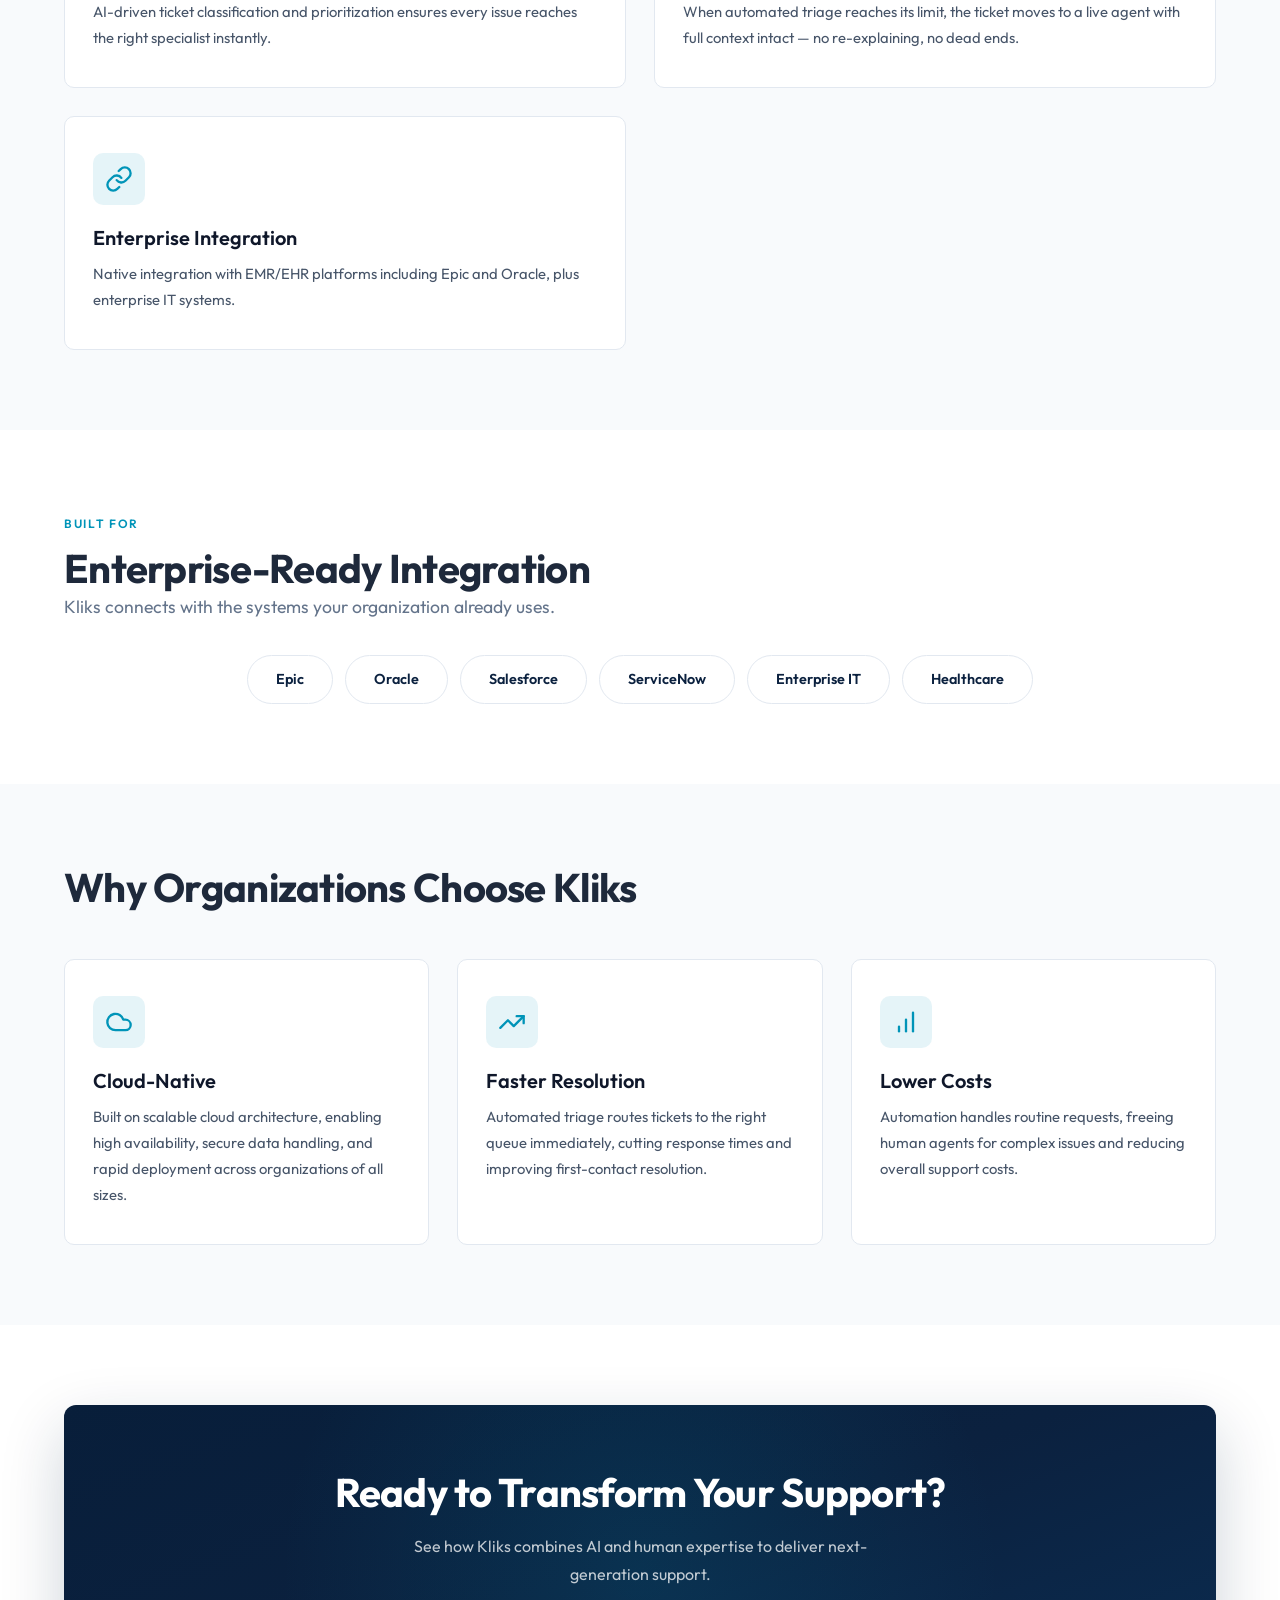
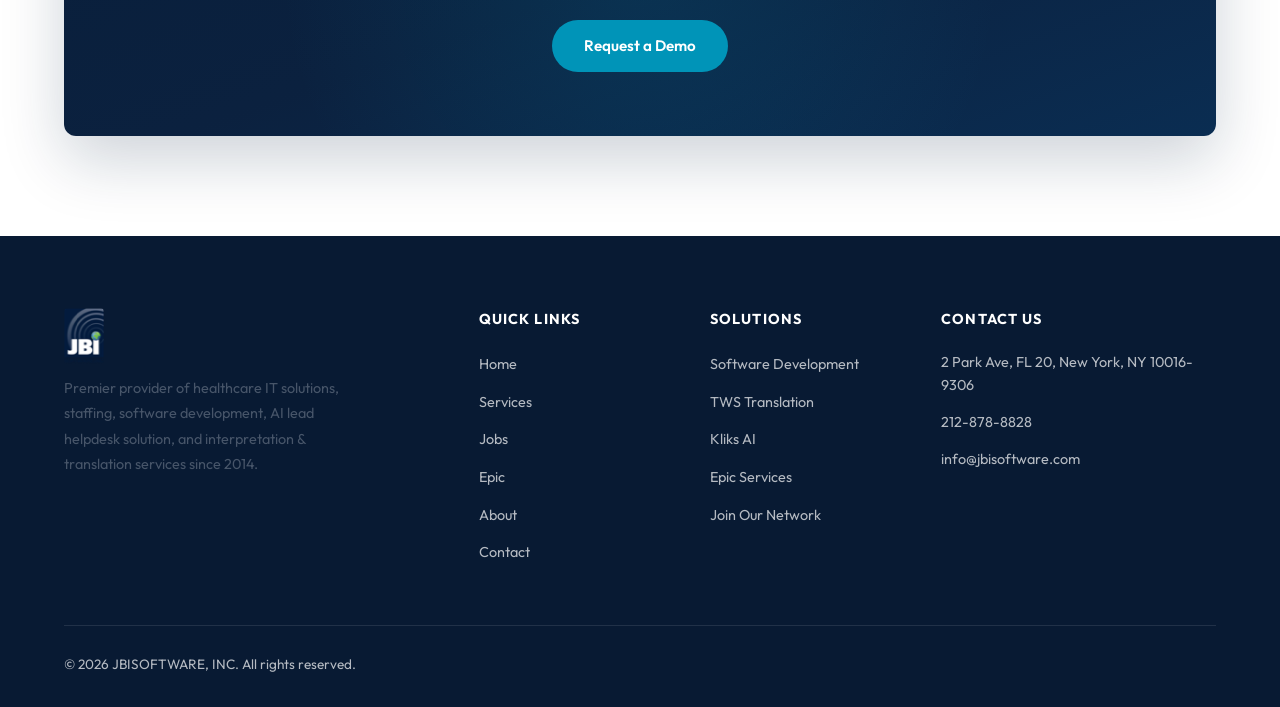
<file: staffing-site/kliks.html>
<!DOCTYPE html>
<html lang="en">
<head>
    <meta charset="UTF-8">
    <meta name="viewport" content="width=device-width, initial-scale=1.0">
    <title>Kliks — Helpdesk That Resolves Issues Faster — JBISOFTWARE</title>
    <meta name="description" content="Kliks combines automated triage, live video support, and experienced agents so fewer tickets sit in a queue and more get closed on first contact.">
    <meta name="robots" content="index, follow">
    <meta property="og:title" content="Kliks — Helpdesk That Resolves Issues Faster — JBISOFTWARE">
    <meta property="og:description" content="Kliks combines automated triage, live video support, and experienced agents so fewer tickets sit in a queue and more get closed on first contact.">
    <meta property="og:type" content="website">
    <meta property="og:url" content="https://www.jbisoftware.com/kliks.html">
    <meta property="og:image" content="https://www.jbisoftware.com/logo-full.png">
    <link rel="icon" href="logo.svg" type="image/svg+xml">
    <link rel="preconnect" href="https://fonts.googleapis.com">
    <link rel="preconnect" href="https://fonts.gstatic.com" crossorigin>
    <link href="https://fonts.googleapis.com/css2?family=Outfit:wght@300;400;500;600;700;800&display=swap" rel="stylesheet">
    <link rel="stylesheet" href="icons.css">
    <link rel="stylesheet" href="styles.css?v=13">
</head>
<body>
    <a href="#main" class="skip-link">Skip to content</a>
    <!-- Navbar -->
    <nav class="navbar">
        <div class="container">
            <a href="index.html" class="logo"><img src="logo-nav-brand.png" alt="JBISOFTWARE, INC" loading="lazy"></a>
            <ul class="nav-links">
                <li class="nav-dropdown-trigger">
                    <a href="services.html" class="active">Services</a>
                    <div class="nav-dropdown">
                        <a href="services.html#it-staffing"><div class="dd-icon">&#128187;</div><div><div class="dd-label">IT Staffing</div><div class="dd-desc">Engineers, devs, DBAs, help desk</div></div></a>
                        <a href="services.html#healthcare-it"><div class="dd-icon">&#127973;</div><div><div class="dd-label">Healthcare IT</div><div class="dd-desc">Epic, Cerner, Meditech analysts</div></div></a>
                        <a href="services.html#clinical-staffing"><div class="dd-icon">&#129657;</div><div><div class="dd-label">Clinical Staffing</div><div class="dd-desc">Physicians, nurses, allied health</div></div></a>
                        <a href="software.html"><div class="dd-icon">&#128296;</div><div><div class="dd-label">Software Development</div><div class="dd-desc">AI, full-stack, mobile apps</div></div></a>
                        <a href="tws.html"><div class="dd-icon">&#127760;</div><div><div class="dd-label">TWS Translation</div><div class="dd-desc">Patented multilingual platform</div></div></a>
                        <a href="kliks.html"><div class="dd-icon">&#129302;</div><div><div class="dd-label">Kliks AI</div><div class="dd-desc">AI-powered helpdesk platform</div></div></a>
                    </div>
                </li>
                <li><a href="epic.html">Epic</a></li>
                <li><a href="jobs.html">Jobs</a></li>
                <li><a href="about.html">About</a></li>
                <li><a href="contact.html">Contact</a></li>
            </ul>
            <a href="contact.html" class="btn btn-primary btn-sm nav-cta">Get Started</a>
            <button type="button" class="hamburger" aria-label="Toggle menu">
                <span></span>
                <span></span>
                <span></span>
            </button>
        </div>
    </nav>
    <div class="mobile-nav" id="mobileNav">
        <a href="index.html">Home</a>
        <div>
            <a href="services.html" class="mobile-nav-toggle active" onclick="this.classList.toggle('open');this.nextElementSibling.classList.toggle('open');return false;">Services</a>
            <div class="mobile-nav-accordion">
                <a href="services.html#it-staffing">IT Staffing</a>
                <a href="services.html#healthcare-it">Healthcare IT</a>
                <a href="services.html#clinical-staffing">Clinical Staffing</a>
                <a href="software.html">Software Development</a>
                <a href="tws.html">TWS Translation</a>
                <a href="kliks.html">Kliks AI</a>
            </div>
        </div>
        <a href="epic.html">Epic</a>
        <a href="jobs.html">Jobs</a>
        <a href="about.html">About</a>
        <a href="contact.html">Contact</a>
        <a href="intake.html">Intake Form</a>
        <a href="contact.html" class="btn btn-primary" style="margin-top:16px;text-align:center;">Get Started</a>
    </div>

    <main id="main">
    <!-- Page Header -->
    <header class="page-header">
        <div class="container">
            <h1>Kliks — Helpdesk That Resolves Issues Faster</h1>
            <p>A modern support platform combining automated triage, live video assistance, and experienced human agents — so fewer tickets sit in a queue and more get closed on first contact.</p>
        </div>
    </header>

    <!-- Platform Overview -->
    <section>
        <div class="container">
            <div class="split reveal">
                <div class="split-text">
                    <h2>What Is Kliks?</h2>
                    <p>Kliks is a helpdesk and real-time support platform built for organizations that need more than a ticketing queue. It combines automated triage, live video sessions, and direct access to knowledgeable agents — all in one interface.</p>
                    <p style="margin-top:16px;">When a user opens a ticket, Kliks routes it immediately based on issue type and urgency — connecting them to the right person or resolving common problems without human intervention. Less waiting. More resolution.</p>
                </div>
                <div class="split-visual has-image">
                    <img src="img/team-office.jpg" alt="Kliks AI-powered support platform" loading="lazy">
                </div>
            </div>
        </div>
    </section>

    <!-- Capabilities -->
    <section class="bg-light">
        <div class="container">
            <h2 class="reveal" style="text-align:left;max-width:700px;margin-bottom:12px;">Platform Capabilities</h2>
            <p class="reveal" style="text-align:left;max-width:620px;margin-bottom:48px;color:var(--gray-500);font-size:1.1rem;">Everything your support organization needs — powered by AI and backed by human expertise.</p>

            <div class="cards-grid cols-2 reveal-stagger">
                <div class="card card-featured">
                    <div class="card-icon teal"><span class="icon-svg icon-cpu"></span></div>
                    <h3>AI Virtual Agents</h3>
                    <p>First-level issue resolution powered by AI — instant answers for common problems before they reach a human agent.</p>
                </div>
                <div class="card">
                    <div class="card-icon teal"><span class="icon-svg icon-video"></span></div>
                    <h3>Real-Time Video Support</h3>
                    <p>Complex troubleshooting made easy with live video sessions between support agents and end users.</p>
                </div>
                <div class="card">
                    <div class="card-icon teal"><span class="icon-svg icon-target"></span></div>
                    <h3>Intelligent Routing</h3>
                    <p>AI-driven ticket classification and prioritization ensures every issue reaches the right specialist instantly.</p>
                </div>
                <div class="card">
                    <div class="card-icon teal"><span class="icon-svg icon-refresh"></span></div>
                    <h3>Clean Escalation</h3>
                    <p>When automated triage reaches its limit, the ticket moves to a live agent with full context intact — no re-explaining, no dead ends.</p>
                </div>
                <div class="card">
                    <div class="card-icon teal"><span class="icon-svg icon-link"></span></div>
                    <h3>Enterprise Integration</h3>
                    <p>Native integration with EMR/EHR platforms including Epic and Oracle, plus enterprise IT systems.</p>
                </div>
            </div>
        </div>
    </section>

    <!-- Platform Pills -->
    <section>
        <div class="container">
            <span class="section-label" style="color:var(--teal);">Built for</span>
            <h2>Enterprise-Ready Integration</h2>
            <p style="max-width:620px;margin-bottom:32px;color:var(--gray-500);font-size:1.1rem;">Kliks connects with the systems your organization already uses.</p>
            <div class="highlight-pills">
                <span class="pill">Epic</span>
                <span class="pill">Oracle</span>
                <span class="pill">Salesforce</span>
                <span class="pill">ServiceNow</span>
                <span class="pill">Enterprise IT</span>
                <span class="pill">Healthcare</span>
            </div>
        </div>
    </section>

    <!-- Why Organizations Choose Kliks -->
    <section class="bg-light">
        <div class="container">
            <h2 class="reveal" style="text-align:left;max-width:700px;margin-bottom:48px;">Why Organizations Choose Kliks</h2>

            <div class="cards-grid cols-3 reveal-stagger">
                <div class="card">
                    <div class="card-icon teal"><span class="icon-svg icon-cloud"></span></div>
                    <h3>Cloud-Native</h3>
                    <p>Built on scalable cloud architecture, enabling high availability, secure data handling, and rapid deployment across organizations of all sizes.</p>
                </div>
                <div class="card">
                    <div class="card-icon teal"><span class="icon-svg icon-trending-up"></span></div>
                    <h3>Faster Resolution</h3>
                    <p>Automated triage routes tickets to the right queue immediately, cutting response times and improving first-contact resolution.</p>
                </div>
                <div class="card">
                    <div class="card-icon teal"><span class="icon-svg icon-chart-bar"></span></div>
                    <h3>Lower Costs</h3>
                    <p>Automation handles routine requests, freeing human agents for complex issues and reducing overall support costs.</p>
                </div>
            </div>
        </div>
    </section>

    <!-- CTA Banner -->
    <section style="padding-bottom:100px;">
        <div class="container">
            <div class="cta-banner reveal">
                <h2>Ready to Transform Your Support?</h2>
                <p>See how Kliks combines AI and human expertise to deliver next-generation support.</p>
                <a href="contact.html" class="btn btn-primary">Request a Demo</a>
            </div>
        </div>
    </section>

    </main>

    <!-- Footer -->
    <footer class="footer">
        <div class="container">
            <div class="footer-grid">
                <div class="footer-brand">
                    <div class="logo"><img src="logo-nav-brand.png" alt="JBISOFTWARE, INC" loading="lazy"></div>
                    <p>Premier provider of healthcare IT solutions, staffing, software development, AI lead helpdesk solution, and interpretation &amp; translation services since 2014.</p>
                </div>
                <div>
                    <h4>Quick Links</h4>
                    <ul class="footer-links">
                        <li><a href="index.html">Home</a></li>
                        <li><a href="services.html">Services</a></li>
                        <li><a href="jobs.html">Jobs</a></li>
                        <li><a href="epic.html">Epic</a></li>
                        <li><a href="about.html">About</a></li>
                        <li><a href="contact.html">Contact</a></li>
                    </ul>
                </div>
                <div>
                    <h4>Solutions</h4>
                    <ul class="footer-links">
                        <li><a href="software.html">Software Development</a></li>
                        <li><a href="tws.html">TWS Translation</a></li>
                        <li><a href="kliks.html">Kliks AI</a></li>
                        <li><a href="epic.html">Epic Services</a></li>
                        <li><a href="intake.html">Join Our Network</a></li>
                    </ul>
                </div>
                <div>
                    <h4>Contact Us</h4>
                    <div class="footer-contact-item">2 Park Ave, FL 20, New York, NY 10016-9306</div>
                    <div class="footer-contact-item"><a href="tel:2128788828">212-878-8828</a></div>
                    <div class="footer-contact-item"><a href="mailto:info@jbisoftware.com">info@jbisoftware.com</a></div>
                </div>
            </div>
            <div class="footer-bottom">
                <span>&copy; 2026 JBISOFTWARE, INC. All rights reserved.</span>
            </div>
        </div>
    </footer>

    <script src="main.js"></script>
</body>
</html>
</file>
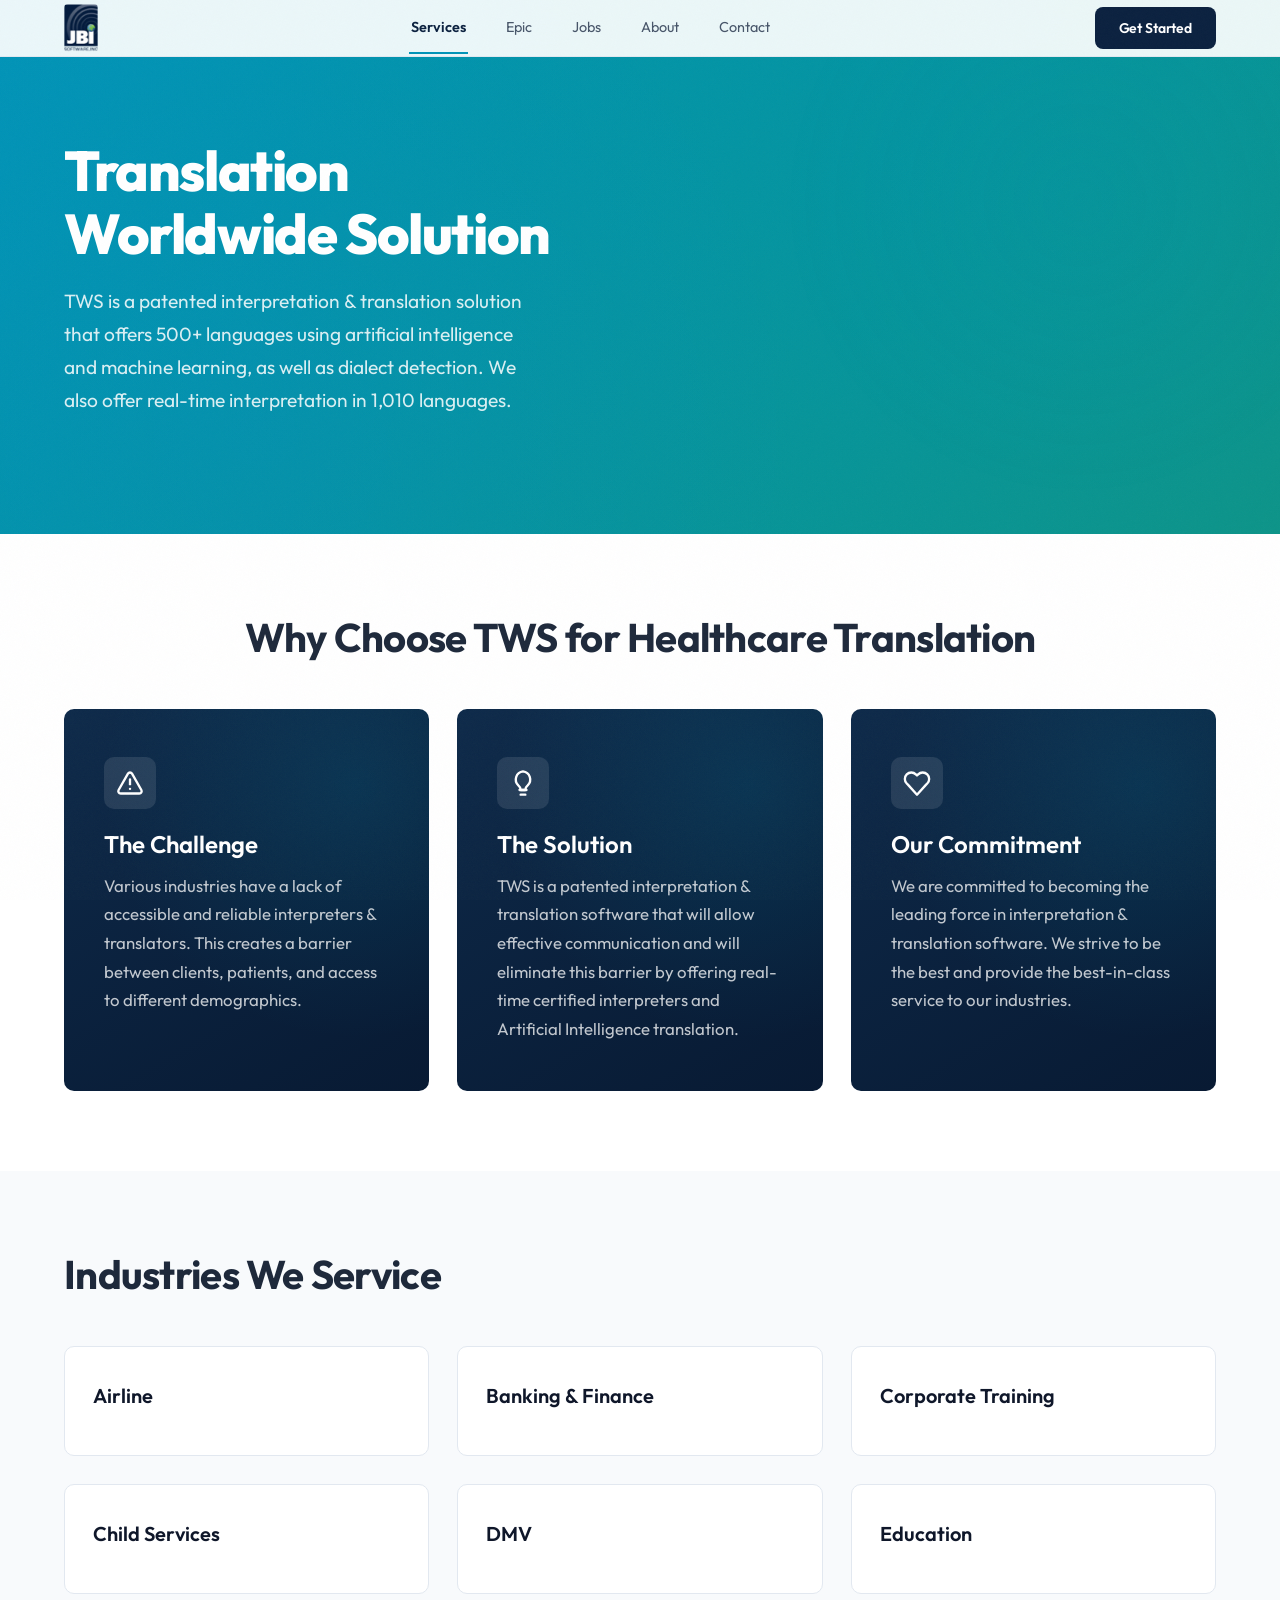
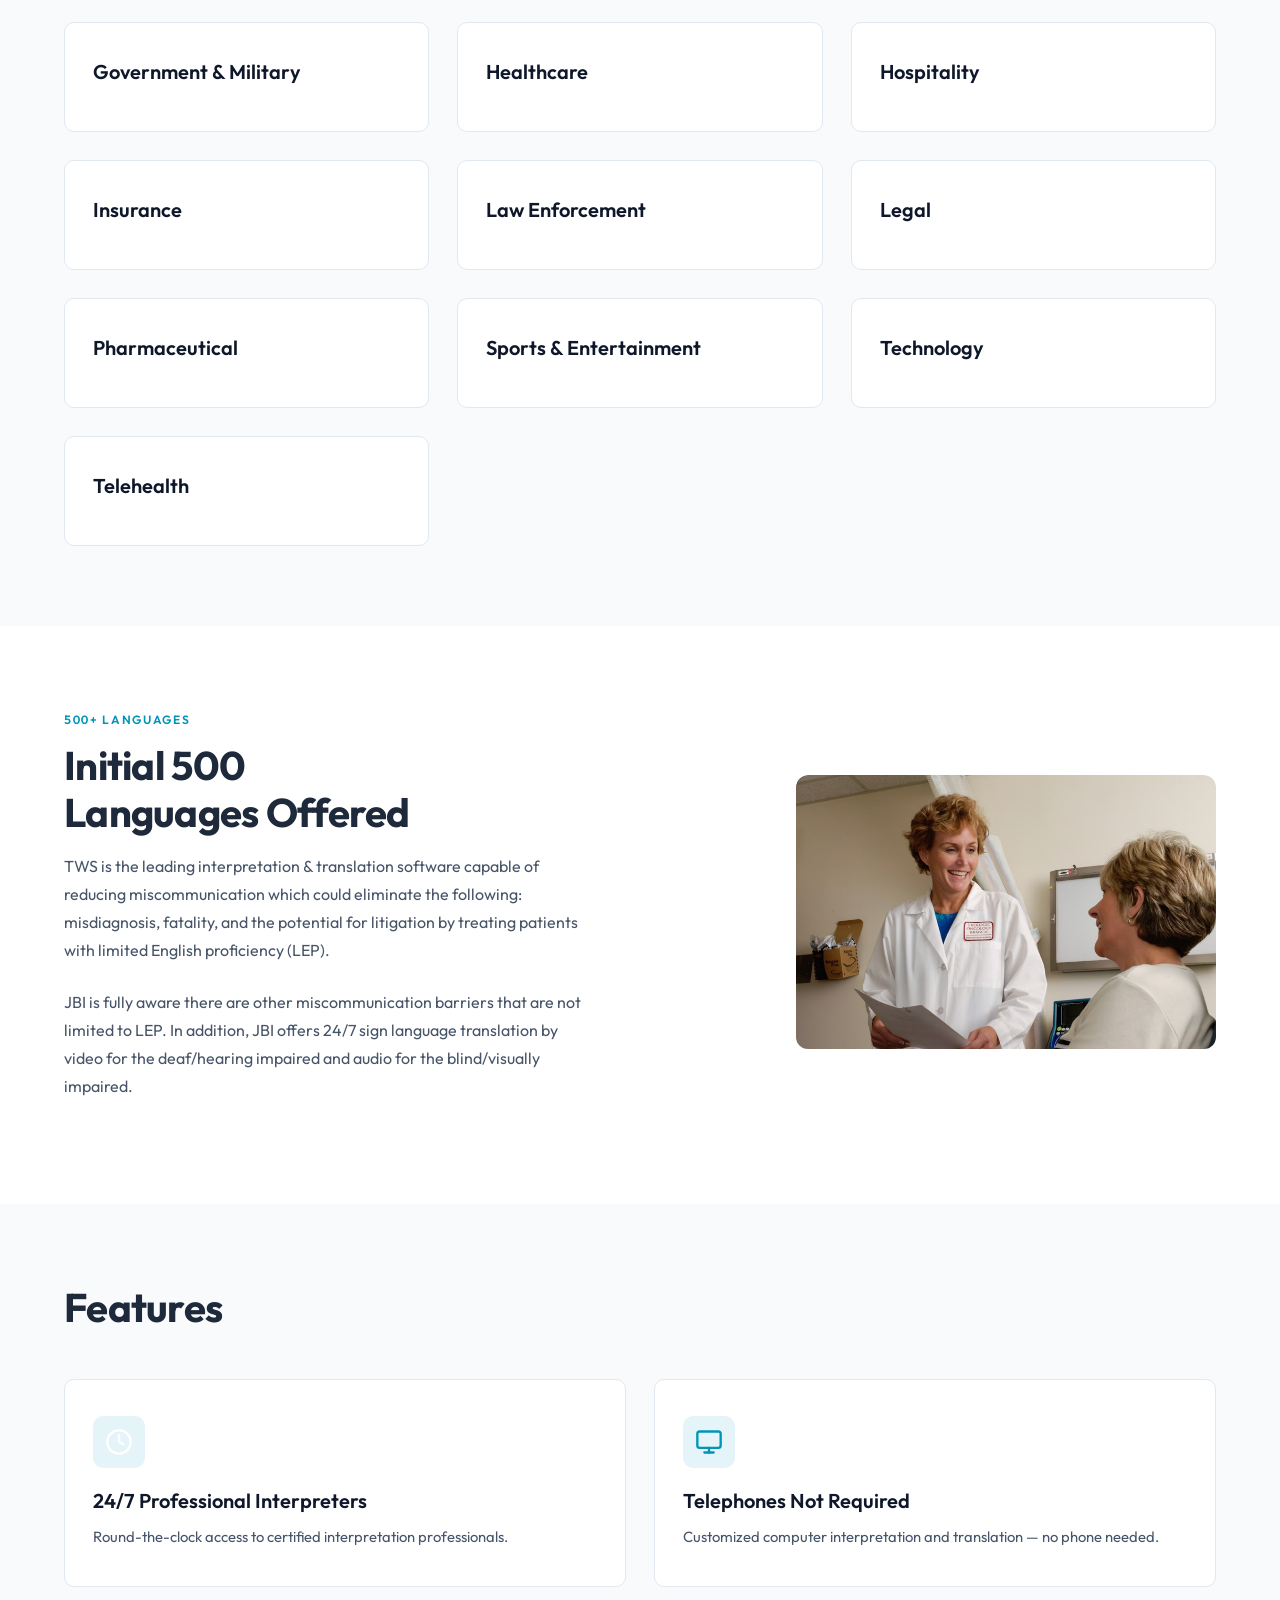
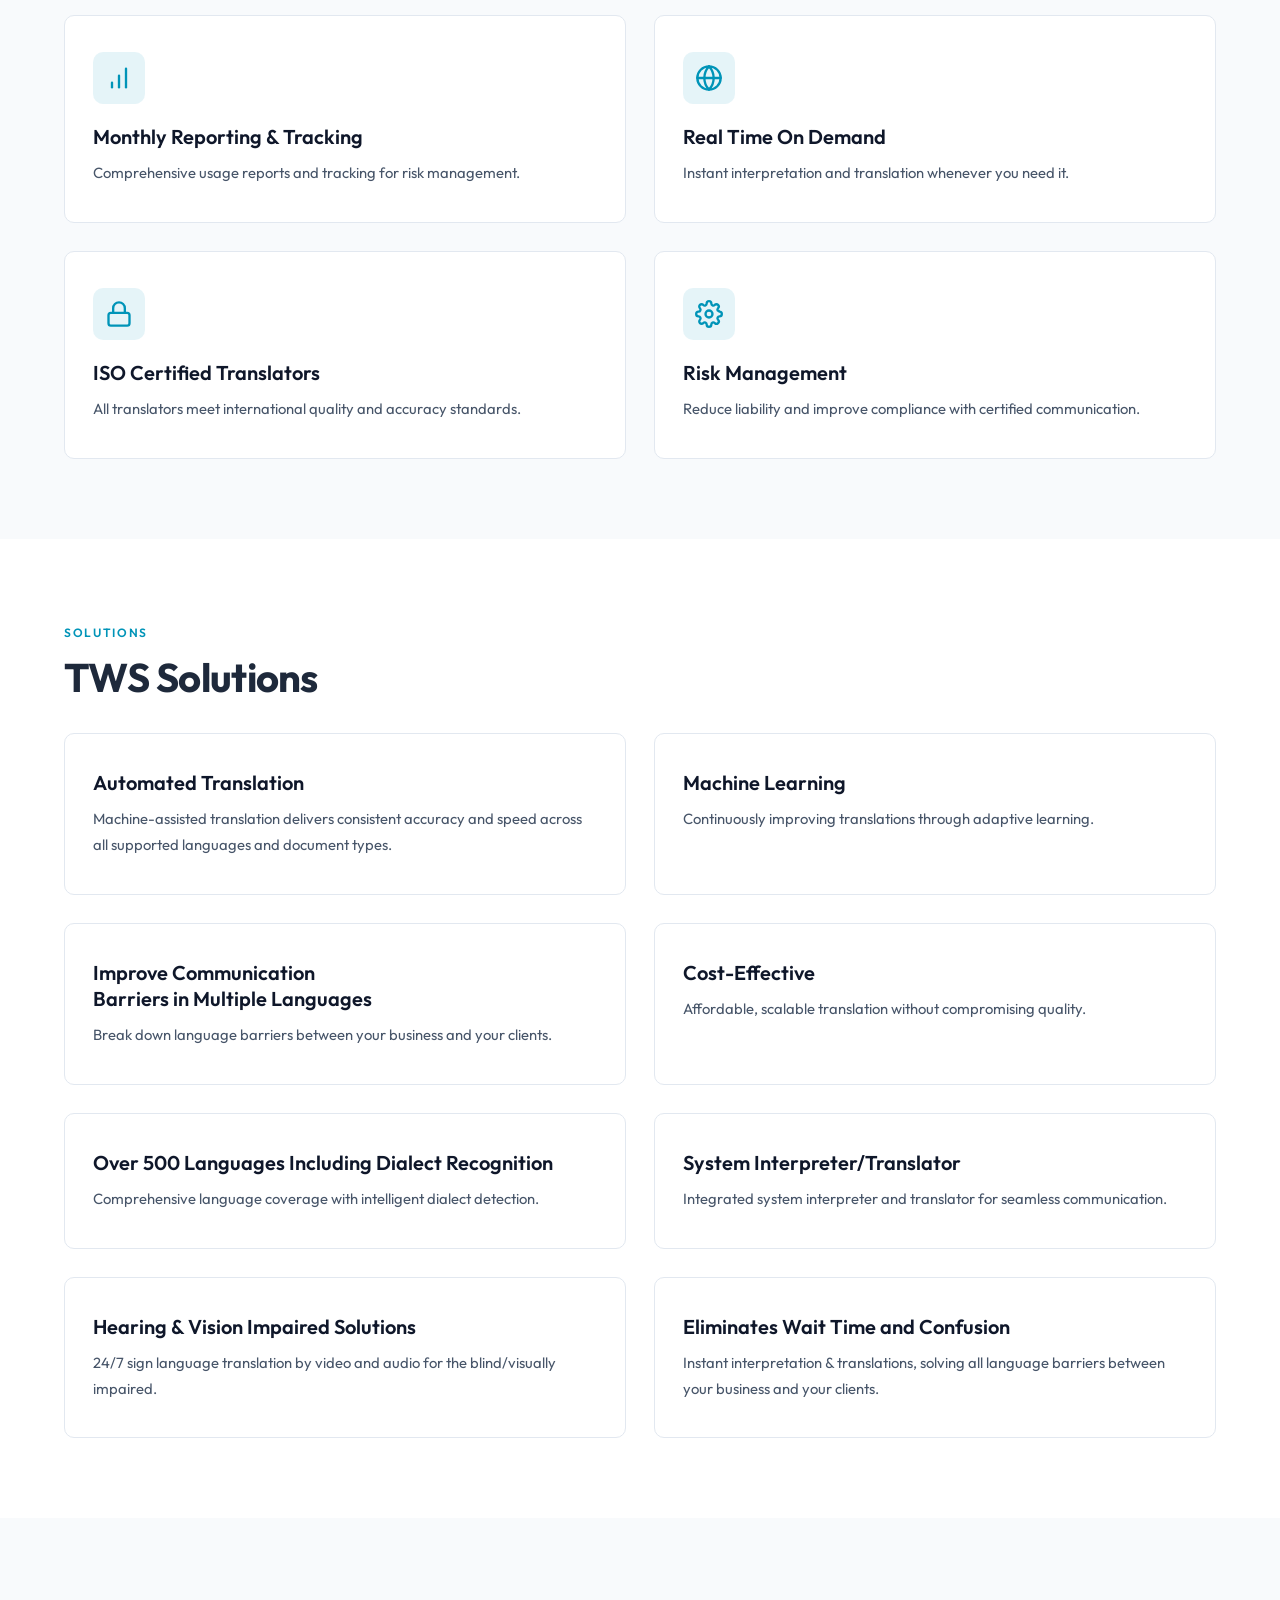
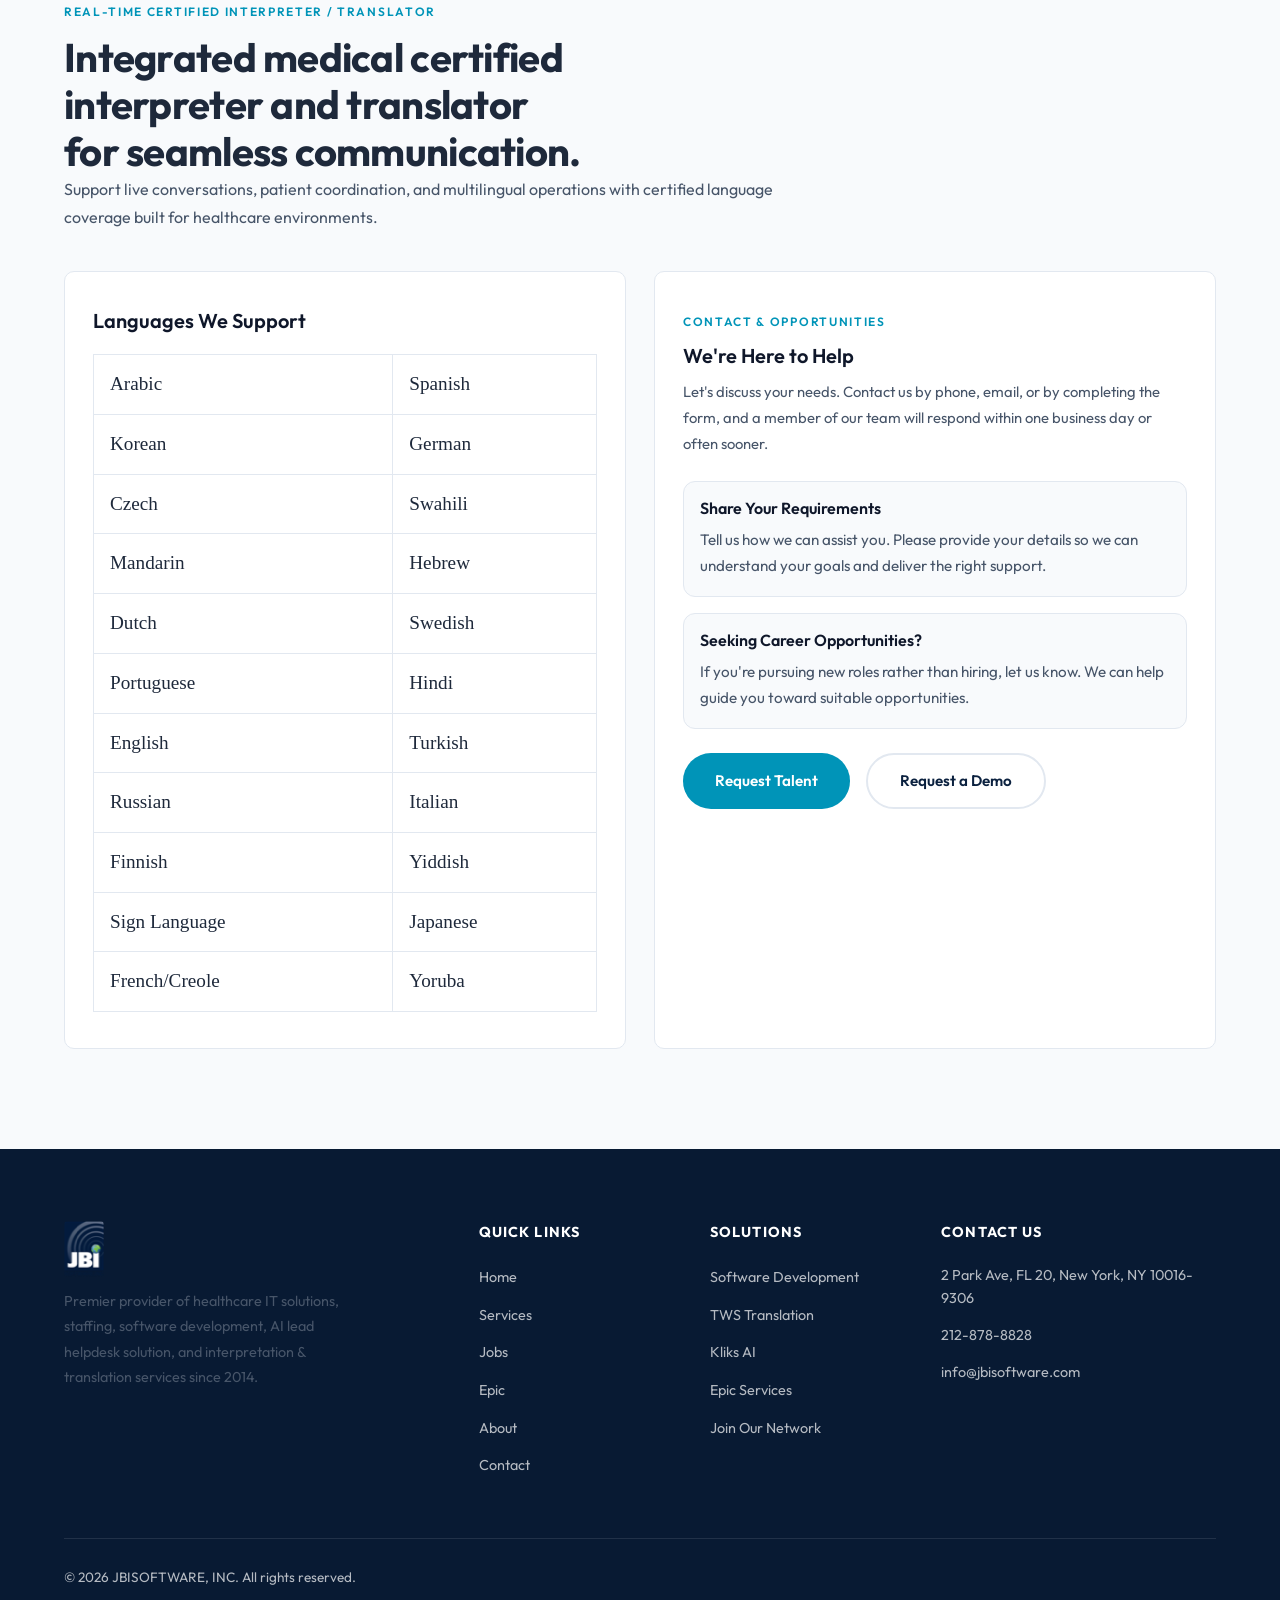
<file: staffing-site/tws.html>
<!DOCTYPE html>
<html lang="en">
<head>
    <meta charset="UTF-8">
    <meta name="viewport" content="width=device-width, initial-scale=1.0">
    <title>TWS Translation Worldwide Solution — JBISOFTWARE</title>
    <meta name="description" content="Breaking language barriers in healthcare and beyond with patented translation technology. Real-time multilingual support, HIPAA-compliant, scalable globally.">
    <meta name="robots" content="index, follow">
    <meta property="og:title" content="TWS Translation Worldwide Solution — JBISOFTWARE">
    <meta property="og:description" content="Breaking language barriers in healthcare and beyond with patented translation technology. Real-time multilingual support, HIPAA-compliant, scalable globally.">
    <meta property="og:type" content="website">
    <meta property="og:url" content="https://www.jbisoftware.com/tws.html">
    <meta property="og:image" content="https://www.jbisoftware.com/logo-full.png">
    <link rel="icon" href="logo.svg" type="image/svg+xml">
    <link rel="preconnect" href="https://fonts.googleapis.com">
    <link rel="preconnect" href="https://fonts.gstatic.com" crossorigin>
    <link href="https://fonts.googleapis.com/css2?family=Outfit:wght@300;400;500;600;700;800&display=swap" rel="stylesheet">
    <link rel="stylesheet" href="icons.css">
    <link rel="stylesheet" href="styles.css?v=13">
</head>
<body>
    <a href="#main" class="skip-link">Skip to content</a>
    <!-- Navbar -->
    <nav class="navbar">
        <div class="container">
            <a href="index.html" class="logo"><img src="logo-nav-brand.png" alt="JBISOFTWARE, INC" loading="lazy"></a>
            <ul class="nav-links">
                <li class="nav-dropdown-trigger">
                    <a href="services.html" class="active">Services</a>
                    <div class="nav-dropdown">
                        <a href="services.html#it-staffing"><div class="dd-icon">&#128187;</div><div><div class="dd-label">IT Staffing</div><div class="dd-desc">Engineers, devs, DBAs, help desk</div></div></a>
                        <a href="services.html#healthcare-it"><div class="dd-icon">&#127973;</div><div><div class="dd-label">Healthcare IT</div><div class="dd-desc">Epic, Cerner, Meditech analysts</div></div></a>
                        <a href="services.html#clinical-staffing"><div class="dd-icon">&#129657;</div><div><div class="dd-label">Clinical Staffing</div><div class="dd-desc">Physicians, nurses, allied health</div></div></a>
                        <a href="software.html"><div class="dd-icon">&#128296;</div><div><div class="dd-label">Software Development</div><div class="dd-desc">AI, full-stack, mobile apps</div></div></a>
                        <a href="tws.html"><div class="dd-icon">&#127760;</div><div><div class="dd-label">TWS Translation</div><div class="dd-desc">Patented multilingual platform</div></div></a>
                        <a href="kliks.html"><div class="dd-icon">&#129302;</div><div><div class="dd-label">Kliks AI</div><div class="dd-desc">AI-powered helpdesk platform</div></div></a>
                    </div>
                </li>
                <li><a href="epic.html">Epic</a></li>
                <li><a href="jobs.html">Jobs</a></li>
                <li><a href="about.html">About</a></li>
                <li><a href="contact.html">Contact</a></li>
            </ul>
            <a href="contact.html" class="btn btn-primary btn-sm nav-cta">Get Started</a>
            <button type="button" class="hamburger" aria-label="Toggle menu">
                <span></span>
                <span></span>
                <span></span>
            </button>
        </div>
    </nav>
    <div class="mobile-nav" id="mobileNav">
        <a href="index.html">Home</a>
        <div>
            <a href="services.html" class="mobile-nav-toggle active" onclick="this.classList.toggle('open');this.nextElementSibling.classList.toggle('open');return false;">Services</a>
            <div class="mobile-nav-accordion">
                <a href="services.html#it-staffing">IT Staffing</a>
                <a href="services.html#healthcare-it">Healthcare IT</a>
                <a href="services.html#clinical-staffing">Clinical Staffing</a>
                <a href="software.html">Software Development</a>
                <a href="tws.html">TWS Translation</a>
                <a href="kliks.html">Kliks AI</a>
            </div>
        </div>
        <a href="epic.html">Epic</a>
        <a href="jobs.html">Jobs</a>
        <a href="about.html">About</a>
        <a href="contact.html">Contact</a>
        <a href="intake.html">Intake Form</a>
        <a href="contact.html" class="btn btn-primary" style="margin-top:16px;text-align:center;">Get Started</a>
    </div>

    <main id="main">
    <!-- TWS Hero Section -->
    <section class="hero" style="background:linear-gradient(135deg,var(--teal),#0d9488);">
        <div class="container">
            <div>
                <h1 style="color:var(--white);">Translation Worldwide Solution</h1>
                <p style="color:rgba(255,255,255,.85);font-size:1.2rem;">TWS is a patented interpretation &amp; translation solution that offers 500+ languages using artificial intelligence and machine learning, as well as dialect detection. We also offer real-time interpretation in 1,010 languages.</p>
            </div>
        </div>
    </section>

    <!-- Why We Are The Best -->
    <section>
        <div class="container">
            <h2 class="reveal" style="text-align:center;margin-bottom:48px;">Why Choose TWS for Healthcare Translation</h2>
            <div class="cards-grid cols-3 reveal-stagger">
                <div class="card card-featured">
                    <div class="card-icon teal"><span class="icon-svg icon-alert"></span></div>
                    <h3>The Challenge</h3>
                    <p>Various industries have a lack of accessible and reliable interpreters &amp; translators. This creates a barrier between clients, patients, and access to different demographics.</p>
                </div>
                <div class="card card-featured">
                    <div class="card-icon teal"><span class="icon-svg icon-lightbulb"></span></div>
                    <h3>The Solution</h3>
                    <p>TWS is a patented interpretation &amp; translation software that will allow effective communication and will eliminate this barrier by offering real-time certified interpreters and Artificial Intelligence translation.</p>
                </div>
                <div class="card card-featured">
                    <div class="card-icon teal"><span class="icon-svg icon-heart"></span></div>
                    <h3>Our Commitment</h3>
                    <p>We are committed to becoming the leading force in interpretation &amp; translation software. We strive to be the best and provide the best-in-class service to our industries.</p>
                </div>
            </div>
        </div>
    </section>

    <!-- Industries We Service -->
    <section class="bg-light">
        <div class="container">
            <h2 class="reveal" style="text-align:left;max-width:700px;margin-bottom:48px;">Industries We Service</h2>
            <div class="cards-grid cols-3 reveal-stagger">
                <div class="card"><h3>Airline</h3></div>
                <div class="card"><h3>Banking &amp; Finance</h3></div>
                <div class="card"><h3>Corporate Training</h3></div>
                <div class="card"><h3>Child Services</h3></div>
                <div class="card"><h3>DMV</h3></div>
                <div class="card"><h3>Education</h3></div>
                <div class="card"><h3>Government &amp; Military</h3></div>
                <div class="card"><h3>Healthcare</h3></div>
                <div class="card"><h3>Hospitality</h3></div>
                <div class="card"><h3>Insurance</h3></div>
                <div class="card"><h3>Law Enforcement</h3></div>
                <div class="card"><h3>Legal</h3></div>
                <div class="card"><h3>Pharmaceutical</h3></div>
                <div class="card"><h3>Sports &amp; Entertainment</h3></div>
                <div class="card"><h3>Technology</h3></div>
                <div class="card"><h3>Telehealth</h3></div>
            </div>
        </div>
    </section>

    <!-- Languages -->
    <section>
        <div class="container">
            <div class="split reveal">
                <div class="split-text">
                    <span class="section-label">500+ Languages</span>
                    <h2>Initial 500 Languages Offered</h2>
                    <p>TWS is the leading interpretation &amp; translation software capable of reducing miscommunication which could eliminate the following: misdiagnosis, fatality, and the potential for litigation by treating patients with limited English proficiency (LEP).</p>
                    <p style="margin-top:16px;">JBI is fully aware there are other miscommunication barriers that are not limited to LEP. In addition, JBI offers 24/7 sign language translation by video for the deaf/hearing impaired and audio for the blind/visually impaired.</p>
                </div>
                <div class="split-visual has-image" style="max-width:420px;justify-self:end;">
                    <img src="img/doctor-patient.jpg" alt="TWS multilingual translation platform" loading="lazy">
                </div>
            </div>
        </div>
    </section>

    <!-- Features -->
    <section class="bg-light">
        <div class="container">
            <h2 class="reveal" style="text-align:left;max-width:700px;margin-bottom:48px;">Features</h2>
            <div class="cards-grid cols-2 reveal-stagger">
                <div class="card">
                    <div class="card-icon teal"><span class="icon-svg icon-clock"></span></div>
                    <h3>24/7 Professional Interpreters</h3>
                    <p>Round-the-clock access to certified interpretation professionals.</p>
                </div>
                <div class="card">
                    <div class="card-icon teal"><span class="icon-svg icon-monitor"></span></div>
                    <h3>Telephones Not Required</h3>
                    <p>Customized computer interpretation and translation — no phone needed.</p>
                </div>
                <div class="card">
                    <div class="card-icon teal"><span class="icon-svg icon-chart-bar"></span></div>
                    <h3>Monthly Reporting &amp; Tracking</h3>
                    <p>Comprehensive usage reports and tracking for risk management.</p>
                </div>
                <div class="card">
                    <div class="card-icon teal"><span class="icon-svg icon-globe"></span></div>
                    <h3>Real Time On Demand</h3>
                    <p>Instant interpretation and translation whenever you need it.</p>
                </div>
                <div class="card">
                    <div class="card-icon teal"><span class="icon-svg icon-lock"></span></div>
                    <h3>ISO Certified Translators</h3>
                    <p>All translators meet international quality and accuracy standards.</p>
                </div>
                <div class="card">
                    <div class="card-icon teal"><span class="icon-svg icon-cog"></span></div>
                    <h3>Risk Management</h3>
                    <p>Reduce liability and improve compliance with certified communication.</p>
                </div>
            </div>
        </div>
    </section>

    <!-- Solutions -->
    <section>
        <div class="container">
            <span class="section-label">Solutions</span>
            <h2>TWS Solutions</h2>
            <div class="cards-grid cols-2 reveal-stagger" style="margin-top:32px;">
                <div class="card">
                    <h3>Automated Translation</h3>
                    <p>Machine-assisted translation delivers consistent accuracy and speed across all supported languages and document types.</p>
                </div>
                <div class="card">
                    <h3>Machine Learning</h3>
                    <p>Continuously improving translations through adaptive learning.</p>
                </div>
                <div class="card">
                    <h3>Improve Communication Barriers in Multiple Languages</h3>
                    <p>Break down language barriers between your business and your clients.</p>
                </div>
                <div class="card">
                    <h3>Cost-Effective</h3>
                    <p>Affordable, scalable translation without compromising quality.</p>
                </div>
                <div class="card">
                    <h3>Over 500 Languages Including Dialect Recognition</h3>
                    <p>Comprehensive language coverage with intelligent dialect detection.</p>
                </div>
                <div class="card">
                    <h3>System Interpreter/Translator</h3>
                    <p>Integrated system interpreter and translator for seamless communication.</p>
                </div>
                <div class="card">
                    <h3>Hearing &amp; Vision Impaired Solutions</h3>
                    <p>24/7 sign language translation by video and audio for the blind/visually impaired.</p>
                </div>
                <div class="card">
                    <h3>Eliminates Wait Time and Confusion</h3>
                    <p>Instant interpretation &amp; translations, solving all language barriers between your business and your clients.</p>
                </div>
            </div>
        </div>
    </section>

    <!-- Interpreter Coverage + Contact -->
    <section class="bg-light" style="padding-bottom:100px;">
        <div class="container">
            <div style="max-width:760px;margin-bottom:40px;" class="reveal">
                <span class="section-label">Real-Time Certified Interpreter / Translator</span>
                <h2>Integrated medical certified interpreter and translator for seamless communication.</h2>
                <p>Support live conversations, patient coordination, and multilingual operations with certified language coverage built for healthcare environments.</p>
            </div>

            <div class="cards-grid cols-2 reveal-stagger">
                <div class="card">
                    <h3>Languages We Support</h3>
                    <div style="overflow-x:auto;margin-top:20px;">
                        <table style="width:100%;min-width:420px;border-collapse:collapse;font-family:Georgia,'Times New Roman',serif;">
                            <tbody>
                                <tr>
                                    <td style="padding:14px 16px;border:1px solid var(--gray-200);font-size:1.2rem;color:var(--gray-800);">Arabic</td>
                                    <td style="padding:14px 16px;border:1px solid var(--gray-200);font-size:1.2rem;color:var(--gray-800);">Spanish</td>
                                </tr>
                                <tr>
                                    <td style="padding:14px 16px;border:1px solid var(--gray-200);font-size:1.2rem;color:var(--gray-800);">Korean</td>
                                    <td style="padding:14px 16px;border:1px solid var(--gray-200);font-size:1.2rem;color:var(--gray-800);">German</td>
                                </tr>
                                <tr>
                                    <td style="padding:14px 16px;border:1px solid var(--gray-200);font-size:1.2rem;color:var(--gray-800);">Czech</td>
                                    <td style="padding:14px 16px;border:1px solid var(--gray-200);font-size:1.2rem;color:var(--gray-800);">Swahili</td>
                                </tr>
                                <tr>
                                    <td style="padding:14px 16px;border:1px solid var(--gray-200);font-size:1.2rem;color:var(--gray-800);">Mandarin</td>
                                    <td style="padding:14px 16px;border:1px solid var(--gray-200);font-size:1.2rem;color:var(--gray-800);">Hebrew</td>
                                </tr>
                                <tr>
                                    <td style="padding:14px 16px;border:1px solid var(--gray-200);font-size:1.2rem;color:var(--gray-800);">Dutch</td>
                                    <td style="padding:14px 16px;border:1px solid var(--gray-200);font-size:1.2rem;color:var(--gray-800);">Swedish</td>
                                </tr>
                                <tr>
                                    <td style="padding:14px 16px;border:1px solid var(--gray-200);font-size:1.2rem;color:var(--gray-800);">Portuguese</td>
                                    <td style="padding:14px 16px;border:1px solid var(--gray-200);font-size:1.2rem;color:var(--gray-800);">Hindi</td>
                                </tr>
                                <tr>
                                    <td style="padding:14px 16px;border:1px solid var(--gray-200);font-size:1.2rem;color:var(--gray-800);">English</td>
                                    <td style="padding:14px 16px;border:1px solid var(--gray-200);font-size:1.2rem;color:var(--gray-800);">Turkish</td>
                                </tr>
                                <tr>
                                    <td style="padding:14px 16px;border:1px solid var(--gray-200);font-size:1.2rem;color:var(--gray-800);">Russian</td>
                                    <td style="padding:14px 16px;border:1px solid var(--gray-200);font-size:1.2rem;color:var(--gray-800);">Italian</td>
                                </tr>
                                <tr>
                                    <td style="padding:14px 16px;border:1px solid var(--gray-200);font-size:1.2rem;color:var(--gray-800);">Finnish</td>
                                    <td style="padding:14px 16px;border:1px solid var(--gray-200);font-size:1.2rem;color:var(--gray-800);">Yiddish</td>
                                </tr>
                                <tr>
                                    <td style="padding:14px 16px;border:1px solid var(--gray-200);font-size:1.2rem;color:var(--gray-800);">Sign Language</td>
                                    <td style="padding:14px 16px;border:1px solid var(--gray-200);font-size:1.2rem;color:var(--gray-800);">Japanese</td>
                                </tr>
                                <tr>
                                    <td style="padding:14px 16px;border:1px solid var(--gray-200);font-size:1.2rem;color:var(--gray-800);">French/Creole</td>
                                    <td style="padding:14px 16px;border:1px solid var(--gray-200);font-size:1.2rem;color:var(--gray-800);">Yoruba</td>
                                </tr>
                            </tbody>
                        </table>
                    </div>
                </div>

                <div class="card">
                    <span class="section-label">Contact &amp; Opportunities</span>
                    <h3>We're Here to Help</h3>
                    <p>Let's discuss your needs. Contact us by phone, email, or by completing the form, and a member of our team will respond within one business day or often sooner.</p>
                    <div style="display:grid;gap:16px;margin-top:24px;">
                        <div style="padding:16px;border-radius:12px;background:var(--gray-50);border:1px solid var(--gray-200);">
                            <h3 style="font-size:1rem;margin-bottom:8px;">Share Your Requirements</h3>
                            <p style="font-size:.95rem;">Tell us how we can assist you. Please provide your details so we can understand your goals and deliver the right support.</p>
                        </div>
                        <div style="padding:16px;border-radius:12px;background:var(--gray-50);border:1px solid var(--gray-200);">
                            <h3 style="font-size:1rem;margin-bottom:8px;">Seeking Career Opportunities?</h3>
                            <p style="font-size:.95rem;">If you're pursuing new roles rather than hiring, let us know. We can help guide you toward suitable opportunities.</p>
                        </div>
                    </div>
                    <div class="hero-buttons" style="margin-top:24px;">
                        <a href="contact.html" class="btn btn-primary">Request Talent</a>
                        <a href="contact.html" class="btn btn-secondary">Request a Demo</a>
                    </div>
                </div>
            </div>
        </div>
    </section>

    </main>

    <!-- Footer -->
    <footer class="footer">
        <div class="container">
            <div class="footer-grid">
                <div class="footer-brand">
                    <div class="logo"><img src="logo-nav-brand.png" alt="JBISOFTWARE, INC" loading="lazy"></div>
                    <p>Premier provider of healthcare IT solutions, staffing, software development, AI lead helpdesk solution, and interpretation &amp; translation services since 2014.</p>
                </div>
                <div>
                    <h4>Quick Links</h4>
                    <ul class="footer-links">
                        <li><a href="index.html">Home</a></li>
                        <li><a href="services.html">Services</a></li>
                        <li><a href="jobs.html">Jobs</a></li>
                        <li><a href="epic.html">Epic</a></li>
                        <li><a href="about.html">About</a></li>
                        <li><a href="contact.html">Contact</a></li>
                    </ul>
                </div>
                <div>
                    <h4>Solutions</h4>
                    <ul class="footer-links">
                        <li><a href="software.html">Software Development</a></li>
                        <li><a href="tws.html">TWS Translation</a></li>
                        <li><a href="kliks.html">Kliks AI</a></li>
                        <li><a href="epic.html">Epic Services</a></li>
                        <li><a href="intake.html">Join Our Network</a></li>
                    </ul>
                </div>
                <div>
                    <h4>Contact Us</h4>
                    <div class="footer-contact-item">2 Park Ave, FL 20, New York, NY 10016-9306</div>
                    <div class="footer-contact-item"><a href="tel:2128788828">212-878-8828</a></div>
                    <div class="footer-contact-item"><a href="mailto:info@jbisoftware.com">info@jbisoftware.com</a></div>
                </div>
            </div>
            <div class="footer-bottom">
                <span>&copy; 2026 JBISOFTWARE, INC. All rights reserved.</span>
            </div>
        </div>
    </footer>

    <script src="main.js"></script>
</body>
</html>
</file>
<file: staffing-site/icons.css>
/* ===== Lucide-style SVG Icon Set for JBISOFTWARE ===== */
/* Inline SVG icons via CSS background-image — no external dependencies */

.icon-svg {
  width: 28px;
  height: 28px;
  display: inline-block;
  background-size: contain;
  background-repeat: no-repeat;
  background-position: center;
  flex-shrink: 0;
}

/* -- General / Navigation -- */
.icon-monitor       { background-image: url("data:image/svg+xml,%3Csvg xmlns='http://www.w3.org/2000/svg' width='24' height='24' viewBox='0 0 24 24' fill='none' stroke='%230094b8' stroke-width='2' stroke-linecap='round' stroke-linejoin='round'%3E%3Crect width='20' height='14' x='2' y='3' rx='2'/%3E%3Cline x1='8' x2='16' y1='21' y2='21'/%3E%3Cline x1='12' x2='12' y1='17' y2='21'/%3E%3C/svg%3E"); }
.icon-chart-bar     { background-image: url("data:image/svg+xml,%3Csvg xmlns='http://www.w3.org/2000/svg' width='24' height='24' viewBox='0 0 24 24' fill='none' stroke='%230094b8' stroke-width='2' stroke-linecap='round' stroke-linejoin='round'%3E%3Cline x1='12' x2='12' y1='20' y2='10'/%3E%3Cline x1='18' x2='18' y1='20' y2='4'/%3E%3Cline x1='6' x2='6' y1='20' y2='16'/%3E%3C/svg%3E"); }
.icon-zap           { background-image: url("data:image/svg+xml,%3Csvg xmlns='http://www.w3.org/2000/svg' width='24' height='24' viewBox='0 0 24 24' fill='none' stroke='%230094b8' stroke-width='2' stroke-linecap='round' stroke-linejoin='round'%3E%3Cpolygon points='13 2 3 14 12 14 11 22 21 10 12 10 13 2'/%3E%3C/svg%3E"); }
.icon-globe         { background-image: url("data:image/svg+xml,%3Csvg xmlns='http://www.w3.org/2000/svg' width='24' height='24' viewBox='0 0 24 24' fill='none' stroke='%230094b8' stroke-width='2' stroke-linecap='round' stroke-linejoin='round'%3E%3Ccircle cx='12' cy='12' r='10'/%3E%3Cpath d='M12 2a14.5 14.5 0 0 0 0 20 14.5 14.5 0 0 0 0-20'/%3E%3Cpath d='M2 12h20'/%3E%3C/svg%3E"); }
.icon-user          { background-image: url("data:image/svg+xml,%3Csvg xmlns='http://www.w3.org/2000/svg' width='24' height='24' viewBox='0 0 24 24' fill='none' stroke='%230094b8' stroke-width='2' stroke-linecap='round' stroke-linejoin='round'%3E%3Cpath d='M19 21v-2a4 4 0 0 0-4-4H9a4 4 0 0 0-4 4v2'/%3E%3Ccircle cx='12' cy='7' r='4'/%3E%3C/svg%3E"); }
.icon-users         { background-image: url("data:image/svg+xml,%3Csvg xmlns='http://www.w3.org/2000/svg' width='24' height='24' viewBox='0 0 24 24' fill='none' stroke='%230094b8' stroke-width='2' stroke-linecap='round' stroke-linejoin='round'%3E%3Cpath d='M16 21v-2a4 4 0 0 0-4-4H6a4 4 0 0 0-4 4v2'/%3E%3Ccircle cx='9' cy='7' r='4'/%3E%3Cpath d='M22 21v-2a4 4 0 0 0-3-3.87'/%3E%3Cpath d='M16 3.13a4 4 0 0 1 0 7.75'/%3E%3C/svg%3E"); }
.icon-graduation    { background-image: url("data:image/svg+xml,%3Csvg xmlns='http://www.w3.org/2000/svg' width='24' height='24' viewBox='0 0 24 24' fill='none' stroke='%230094b8' stroke-width='2' stroke-linecap='round' stroke-linejoin='round'%3E%3Cpath d='M22 10v6M2 10l10-5 10 5-10 5z'/%3E%3Cpath d='M6 12v5c0 2 6 3 6 3s6-1 6-3v-5'/%3E%3C/svg%3E"); }
.icon-trophy        { background-image: url("data:image/svg+xml,%3Csvg xmlns='http://www.w3.org/2000/svg' width='24' height='24' viewBox='0 0 24 24' fill='none' stroke='%230094b8' stroke-width='2' stroke-linecap='round' stroke-linejoin='round'%3E%3Cpath d='M6 9H4.5a2.5 2.5 0 0 1 0-5H6'/%3E%3Cpath d='M18 9h1.5a2.5 2.5 0 0 0 0-5H18'/%3E%3Cpath d='M4 22h16'/%3E%3Cpath d='M10 14.66V17c0 .55-.47.98-.97 1.21C7.85 18.75 7 20 7 22'/%3E%3Cpath d='M14 14.66V17c0 .55.47.98.97 1.21C16.15 18.75 17 20 17 22'/%3E%3Cpath d='M18 2H6v7a6 6 0 0 0 12 0V2Z'/%3E%3C/svg%3E"); }
.icon-handshake     { background-image: url("data:image/svg+xml,%3Csvg xmlns='http://www.w3.org/2000/svg' width='24' height='24' viewBox='0 0 24 24' fill='none' stroke='%230094b8' stroke-width='2' stroke-linecap='round' stroke-linejoin='round'%3E%3Cpath d='m11 17 2 2a1 1 0 1 0 3-3'/%3E%3Cpath d='m14 14 2.5 2.5a1 1 0 1 0 3-3l-3.88-3.88a3 3 0 0 0-4.24 0l-.88.88'/%3E%3Cpath d='m7.5 10.5 3.12 3.12'/%3E%3Cpath d='m6 6 3 3'/%3E%3Cpath d='M2 2l4 4'/%3E%3Cpath d='m2 12 4.64 4.64a3 3 0 0 0 4.24 0L12 15.52'/%3E%3Cpath d='M22 22l-4-4'/%3E%3Cpath d='m18 18-3-3'/%3E%3C/svg%3E"); }
.icon-trending-up   { background-image: url("data:image/svg+xml,%3Csvg xmlns='http://www.w3.org/2000/svg' width='24' height='24' viewBox='0 0 24 24' fill='none' stroke='%230094b8' stroke-width='2' stroke-linecap='round' stroke-linejoin='round'%3E%3Cpolyline points='22 7 13.5 15.5 8.5 10.5 2 17'/%3E%3Cpolyline points='16 7 22 7 22 13'/%3E%3C/svg%3E"); }
.icon-check-circle  { background-image: url("data:image/svg+xml,%3Csvg xmlns='http://www.w3.org/2000/svg' width='24' height='24' viewBox='0 0 24 24' fill='none' stroke='%230094b8' stroke-width='2' stroke-linecap='round' stroke-linejoin='round'%3E%3Cpath d='M22 11.08V12a10 10 0 1 1-5.93-9.14'/%3E%3Cpolyline points='22 4 12 14.01 9 11.01'/%3E%3C/svg%3E"); }

/* -- Healthcare / Clinical -- */
.icon-hospital      { background-image: url("data:image/svg+xml,%3Csvg xmlns='http://www.w3.org/2000/svg' width='24' height='24' viewBox='0 0 24 24' fill='none' stroke='%230094b8' stroke-width='2' stroke-linecap='round' stroke-linejoin='round'%3E%3Cpath d='M12 6v4'/%3E%3Cpath d='M14 14h-4'/%3E%3Cpath d='M14 18h-4'/%3E%3Cpath d='M14 8h-4'/%3E%3Cpath d='M18 12h2a2 2 0 0 1 2 2v6a2 2 0 0 1-2 2H4a2 2 0 0 1-2-2v-9a2 2 0 0 1 2-2h2'/%3E%3Cpath d='M18 22V4a2 2 0 0 0-2-2H8a2 2 0 0 0-2 2v18'/%3E%3C/svg%3E"); }
.icon-stethoscope   { background-image: url("data:image/svg+xml,%3Csvg xmlns='http://www.w3.org/2000/svg' width='24' height='24' viewBox='0 0 24 24' fill='none' stroke='%230094b8' stroke-width='2' stroke-linecap='round' stroke-linejoin='round'%3E%3Cpath d='M4.8 2.3A.3.3 0 1 0 5 2H4a2 2 0 0 0-2 2v5a6 6 0 0 0 6 6v0a6 6 0 0 0 6-6V4a2 2 0 0 0-2-2h-1a.2.2 0 1 0 .3.3'/%3E%3Cpath d='M8 15v1a6 6 0 0 0 6 6v0a6 6 0 0 0 6-6v-4'/%3E%3Ccircle cx='20' cy='10' r='2'/%3E%3C/svg%3E"); }
.icon-heart-pulse   { background-image: url("data:image/svg+xml,%3Csvg xmlns='http://www.w3.org/2000/svg' width='24' height='24' viewBox='0 0 24 24' fill='none' stroke='%230094b8' stroke-width='2' stroke-linecap='round' stroke-linejoin='round'%3E%3Cpath d='M19.5 12.572l-7.5 7.428-7.5-7.428A5 5 0 1 1 12 6.006a5 5 0 1 1 7.5 6.572'/%3E%3Cpath d='M5 12h2l2-4 4 8 2-4h4'/%3E%3C/svg%3E"); }
.icon-heart         { background-image: url("data:image/svg+xml,%3Csvg xmlns='http://www.w3.org/2000/svg' width='24' height='24' viewBox='0 0 24 24' fill='none' stroke='%230094b8' stroke-width='2' stroke-linecap='round' stroke-linejoin='round'%3E%3Cpath d='M20.8 4.6a5.5 5.5 0 0 0-7.8 0L12 5.6l-1-1a5.5 5.5 0 1 0-7.8 7.8l1 1L12 22l7.8-8.6 1-1a5.5 5.5 0 0 0 0-7.8Z'/%3E%3C/svg%3E"); }
.icon-lightbulb     { background-image: url("data:image/svg+xml,%3Csvg xmlns='http://www.w3.org/2000/svg' width='24' height='24' viewBox='0 0 24 24' fill='none' stroke='%230094b8' stroke-width='2' stroke-linecap='round' stroke-linejoin='round'%3E%3Cpath d='M9 18h6'/%3E%3Cpath d='M10 22h4'/%3E%3Cpath d='M12 2a7 7 0 0 0-4 12c1.2 1 2 2.3 2 4h4c0-1.7.8-3 2-4a7 7 0 0 0-4-12Z'/%3E%3C/svg%3E"); }
.icon-cog           { background-image: url("data:image/svg+xml,%3Csvg xmlns='http://www.w3.org/2000/svg' width='24' height='24' viewBox='0 0 24 24' fill='none' stroke='%230094b8' stroke-width='2' stroke-linecap='round' stroke-linejoin='round'%3E%3Ccircle cx='12' cy='12' r='3'/%3E%3Cpath d='M19.4 15a1.7 1.7 0 0 0 .33 1.87l.06.06a2 2 0 1 1-2.83 2.83l-.06-.06A1.7 1.7 0 0 0 15 19.4a1.7 1.7 0 0 0-1 1.55V21a2 2 0 1 1-4 0v-.05a1.7 1.7 0 0 0-1-1.55 1.7 1.7 0 0 0-1.87.33l-.06.06a2 2 0 1 1-2.83-2.83l.06-.06A1.7 1.7 0 0 0 4.6 15a1.7 1.7 0 0 0-1.55-1H3a2 2 0 1 1 0-4h.05a1.7 1.7 0 0 0 1.55-1 1.7 1.7 0 0 0-.33-1.87l-.06-.06a2 2 0 1 1 2.83-2.83l.06.06A1.7 1.7 0 0 0 9 4.6a1.7 1.7 0 0 0 1-1.55V3a2 2 0 1 1 4 0v.05a1.7 1.7 0 0 0 1 1.55 1.7 1.7 0 0 0 1.87-.33l.06-.06a2 2 0 1 1 2.83 2.83l-.06.06A1.7 1.7 0 0 0 19.4 9c.62 0 1.2.36 1.55 1H21a2 2 0 1 1 0 4h-.05a1.7 1.7 0 0 0-1.55 1Z'/%3E%3C/svg%3E"); }
.icon-microscope    { background-image: url("data:image/svg+xml,%3Csvg xmlns='http://www.w3.org/2000/svg' width='24' height='24' viewBox='0 0 24 24' fill='none' stroke='%230094b8' stroke-width='2' stroke-linecap='round' stroke-linejoin='round'%3E%3Cpath d='M6 18h8'/%3E%3Cpath d='M3 22h18'/%3E%3Cpath d='M14 22a7 7 0 1 0 0-14h-1'/%3E%3Cpath d='M9 14h2'/%3E%3Cpath d='M9 12a2 2 0 0 1-2-2V6h6v4a2 2 0 0 1-2 2Z'/%3E%3Cpath d='M12 6V3a1 1 0 0 0-1-1H9a1 1 0 0 0-1 1v3'/%3E%3C/svg%3E"); }
.icon-pill          { background-image: url("data:image/svg+xml,%3Csvg xmlns='http://www.w3.org/2000/svg' width='24' height='24' viewBox='0 0 24 24' fill='none' stroke='%230094b8' stroke-width='2' stroke-linecap='round' stroke-linejoin='round'%3E%3Cpath d='m10.5 20.5 10-10a4.95 4.95 0 1 0-7-7l-10 10a4.95 4.95 0 1 0 7 7Z'/%3E%3Cpath d='m8.5 8.5 7 7'/%3E%3C/svg%3E"); }
.icon-smile         { background-image: url("data:image/svg+xml,%3Csvg xmlns='http://www.w3.org/2000/svg' width='24' height='24' viewBox='0 0 24 24' fill='none' stroke='%230094b8' stroke-width='2' stroke-linecap='round' stroke-linejoin='round'%3E%3Ccircle cx='12' cy='12' r='10'/%3E%3Cpath d='M8 14s1.5 2 4 2 4-2 4-2'/%3E%3Cline x1='9' x2='9.01' y1='9' y2='9'/%3E%3Cline x1='15' x2='15.01' y1='9' y2='9'/%3E%3C/svg%3E"); }

/* -- IT / Development -- */
.icon-code          { background-image: url("data:image/svg+xml,%3Csvg xmlns='http://www.w3.org/2000/svg' width='24' height='24' viewBox='0 0 24 24' fill='none' stroke='%230094b8' stroke-width='2' stroke-linecap='round' stroke-linejoin='round'%3E%3Cpolyline points='16 18 22 12 16 6'/%3E%3Cpolyline points='8 6 2 12 8 18'/%3E%3C/svg%3E"); }
.icon-cloud         { background-image: url("data:image/svg+xml,%3Csvg xmlns='http://www.w3.org/2000/svg' width='24' height='24' viewBox='0 0 24 24' fill='none' stroke='%230094b8' stroke-width='2' stroke-linecap='round' stroke-linejoin='round'%3E%3Cpath d='M17.5 19H9a7 7 0 1 1 6.71-9h1.79a4.5 4.5 0 1 1 0 9Z'/%3E%3C/svg%3E"); }
.icon-wrench        { background-image: url("data:image/svg+xml,%3Csvg xmlns='http://www.w3.org/2000/svg' width='24' height='24' viewBox='0 0 24 24' fill='none' stroke='%230094b8' stroke-width='2' stroke-linecap='round' stroke-linejoin='round'%3E%3Cpath d='M14.7 6.3a1 1 0 0 0 0 1.4l1.6 1.6a1 1 0 0 0 1.4 0l3.77-3.77a6 6 0 0 1-7.94 7.94l-6.91 6.91a2.12 2.12 0 0 1-3-3l6.91-6.91a6 6 0 0 1 7.94-7.94l-3.76 3.76z'/%3E%3C/svg%3E"); }
.icon-smartphone    { background-image: url("data:image/svg+xml,%3Csvg xmlns='http://www.w3.org/2000/svg' width='24' height='24' viewBox='0 0 24 24' fill='none' stroke='%230094b8' stroke-width='2' stroke-linecap='round' stroke-linejoin='round'%3E%3Crect width='14' height='20' x='5' y='2' rx='2' ry='2'/%3E%3Cpath d='M12 18h.01'/%3E%3C/svg%3E"); }
.icon-shield        { background-image: url("data:image/svg+xml,%3Csvg xmlns='http://www.w3.org/2000/svg' width='24' height='24' viewBox='0 0 24 24' fill='none' stroke='%230094b8' stroke-width='2' stroke-linecap='round' stroke-linejoin='round'%3E%3Cpath d='M12 22s8-4 8-10V5l-8-3-8 3v7c0 6 8 10 8 10z'/%3E%3Cpolyline points='9 12 12 15 22 5'/%3E%3C/svg%3E"); }
.icon-bot           { background-image: url("data:image/svg+xml,%3Csvg xmlns='http://www.w3.org/2000/svg' width='24' height='24' viewBox='0 0 24 24' fill='none' stroke='%230094b8' stroke-width='2' stroke-linecap='round' stroke-linejoin='round'%3E%3Cpath d='M12 8V4H8'/%3E%3Crect width='16' height='12' x='4' y='8' rx='2'/%3E%3Cpath d='M2 14h2'/%3E%3Cpath d='M20 14h2'/%3E%3Cpath d='M15 13v2'/%3E%3Cpath d='M9 13v2'/%3E%3C/svg%3E"); }
.icon-lock          { background-image: url("data:image/svg+xml,%3Csvg xmlns='http://www.w3.org/2000/svg' width='24' height='24' viewBox='0 0 24 24' fill='none' stroke='%230094b8' stroke-width='2' stroke-linecap='round' stroke-linejoin='round'%3E%3Crect width='18' height='11' x='3' y='11' rx='2' ry='2'/%3E%3Cpath d='M7 11V7a5 5 0 0 1 10 0v4'/%3E%3C/svg%3E"); }
.icon-key           { background-image: url("data:image/svg+xml,%3Csvg xmlns='http://www.w3.org/2000/svg' width='24' height='24' viewBox='0 0 24 24' fill='none' stroke='%230094b8' stroke-width='2' stroke-linecap='round' stroke-linejoin='round'%3E%3Cpath d='m21 2-2 2m-7.61 7.61a5.5 5.5 0 1 1-7.778 7.778 5.5 5.5 0 0 1 7.777-7.777zm0 0L15.5 7.5m0 0 3 3L22 7l-3-3m-3.5 3.5L19 4'/%3E%3C/svg%3E"); }
.icon-link          { background-image: url("data:image/svg+xml,%3Csvg xmlns='http://www.w3.org/2000/svg' width='24' height='24' viewBox='0 0 24 24' fill='none' stroke='%230094b8' stroke-width='2' stroke-linecap='round' stroke-linejoin='round'%3E%3Cpath d='M10 13a5 5 0 0 0 7.54.54l3-3a5 5 0 0 0-7.07-7.07l-1.72 1.71'/%3E%3Cpath d='M14 11a5 5 0 0 0-7.54-.54l-3 3a5 5 0 0 0 7.07 7.07l1.71-1.71'/%3E%3C/svg%3E"); }

/* -- Business / Staffing -- */
.icon-briefcase     { background-image: url("data:image/svg+xml,%3Csvg xmlns='http://www.w3.org/2000/svg' width='24' height='24' viewBox='0 0 24 24' fill='none' stroke='%230094b8' stroke-width='2' stroke-linecap='round' stroke-linejoin='round'%3E%3Crect width='20' height='14' x='2' y='7' rx='2' ry='2'/%3E%3Cpath d='M16 21V5a2 2 0 0 0-2-2h-4a2 2 0 0 0-2 2v16'/%3E%3C/svg%3E"); }
.icon-refresh       { background-image: url("data:image/svg+xml,%3Csvg xmlns='http://www.w3.org/2000/svg' width='24' height='24' viewBox='0 0 24 24' fill='none' stroke='%230094b8' stroke-width='2' stroke-linecap='round' stroke-linejoin='round'%3E%3Cpath d='M3 12a9 9 0 0 1 9-9 9.75 9.75 0 0 1 6.74 2.74L21 8'/%3E%3Cpath d='M21 3v5h-5'/%3E%3Cpath d='M21 12a9 9 0 0 1-9 9 9.75 9.75 0 0 1-6.74-2.74L3 16'/%3E%3Cpath d='M3 21v-5h5'/%3E%3C/svg%3E"); }
.icon-siren         { background-image: url("data:image/svg+xml,%3Csvg xmlns='http://www.w3.org/2000/svg' width='24' height='24' viewBox='0 0 24 24' fill='none' stroke='%230094b8' stroke-width='2' stroke-linecap='round' stroke-linejoin='round'%3E%3Cpath d='M7 18v-6a5 5 0 1 1 10 0v6'/%3E%3Cpath d='M5 21a1 1 0 0 0 1-1v-1a2 2 0 0 1 2-2h8a2 2 0 0 1 2 2v1a1 1 0 0 0 1 1'/%3E%3Cpath d='M12 8V2'/%3E%3Cpath d='M2 12h2'/%3E%3Cpath d='M20 12h2'/%3E%3C/svg%3E"); }

/* -- Data / Documents -- */
.icon-database      { background-image: url("data:image/svg+xml,%3Csvg xmlns='http://www.w3.org/2000/svg' width='24' height='24' viewBox='0 0 24 24' fill='none' stroke='%230094b8' stroke-width='2' stroke-linecap='round' stroke-linejoin='round'%3E%3Cellipse cx='12' cy='5' rx='9' ry='3'/%3E%3Cpath d='M3 5V19A9 3 0 0 0 21 19V5'/%3E%3Cpath d='M3 12A9 3 0 0 0 21 12'/%3E%3C/svg%3E"); }
.icon-file-text     { background-image: url("data:image/svg+xml,%3Csvg xmlns='http://www.w3.org/2000/svg' width='24' height='24' viewBox='0 0 24 24' fill='none' stroke='%230094b8' stroke-width='2' stroke-linecap='round' stroke-linejoin='round'%3E%3Cpath d='M14 2H6a2 2 0 0 0-2 2v16a2 2 0 0 0 2 2h12a2 2 0 0 0 2-2V8z'/%3E%3Cpolyline points='14 2 14 8 20 8'/%3E%3Cline x1='16' x2='8' y1='13' y2='13'/%3E%3Cline x1='16' x2='8' y1='17' y2='17'/%3E%3Cpolyline points='10 9 9 9 8 9'/%3E%3C/svg%3E"); }
.icon-clipboard     { background-image: url("data:image/svg+xml,%3Csvg xmlns='http://www.w3.org/2000/svg' width='24' height='24' viewBox='0 0 24 24' fill='none' stroke='%230094b8' stroke-width='2' stroke-linecap='round' stroke-linejoin='round'%3E%3Crect width='8' height='4' x='8' y='2' rx='1' ry='1'/%3E%3Cpath d='M16 4h2a2 2 0 0 1 2 2v14a2 2 0 0 1-2 2H6a2 2 0 0 1-2-2V6a2 2 0 0 1 2-2h2'/%3E%3C/svg%3E"); }
.icon-book          { background-image: url("data:image/svg+xml,%3Csvg xmlns='http://www.w3.org/2000/svg' width='24' height='24' viewBox='0 0 24 24' fill='none' stroke='%230094b8' stroke-width='2' stroke-linecap='round' stroke-linejoin='round'%3E%3Cpath d='M4 19.5v-15A2.5 2.5 0 0 1 6.5 2H20v20H6.5a2.5 2.5 0 0 1 0-5H20'/%3E%3C/svg%3E"); }
.icon-map           { background-image: url("data:image/svg+xml,%3Csvg xmlns='http://www.w3.org/2000/svg' width='24' height='24' viewBox='0 0 24 24' fill='none' stroke='%230094b8' stroke-width='2' stroke-linecap='round' stroke-linejoin='round'%3E%3Cpolygon points='3 6 9 3 15 6 21 3 21 18 15 21 9 18 3 21'/%3E%3Cline x1='9' x2='9' y1='3' y2='18'/%3E%3Cline x1='15' x2='15' y1='6' y2='21'/%3E%3C/svg%3E"); }
.icon-rocket        { background-image: url("data:image/svg+xml,%3Csvg xmlns='http://www.w3.org/2000/svg' width='24' height='24' viewBox='0 0 24 24' fill='none' stroke='%230094b8' stroke-width='2' stroke-linecap='round' stroke-linejoin='round'%3E%3Cpath d='M4.5 16.5c-1.5 1.26-2 5-2 5s3.74-.5 5-2c.71-.84.7-2.13-.09-2.91a2.18 2.18 0 0 0-2.91-.09z'/%3E%3Cpath d='m12 15-3-3a22 22 0 0 1 2-3.95A12.88 12.88 0 0 1 22 2c0 2.72-.78 7.5-6 11a22.35 22.35 0 0 1-4 2z'/%3E%3Cpath d='M9 12H4s.55-3.03 2-4c1.62-1.08 5 0 5 0'/%3E%3Cpath d='M12 15v5s3.03-.55 4-2c1.08-1.62 0-5 0-5'/%3E%3C/svg%3E"); }
.icon-target        { background-image: url("data:image/svg+xml,%3Csvg xmlns='http://www.w3.org/2000/svg' width='24' height='24' viewBox='0 0 24 24' fill='none' stroke='%230094b8' stroke-width='2' stroke-linecap='round' stroke-linejoin='round'%3E%3Ccircle cx='12' cy='12' r='10'/%3E%3Ccircle cx='12' cy='12' r='6'/%3E%3Ccircle cx='12' cy='12' r='2'/%3E%3C/svg%3E"); }
.icon-layers        { background-image: url("data:image/svg+xml,%3Csvg xmlns='http://www.w3.org/2000/svg' width='24' height='24' viewBox='0 0 24 24' fill='none' stroke='%230094b8' stroke-width='2' stroke-linecap='round' stroke-linejoin='round'%3E%3Cpolygon points='12 2 2 7 12 12 22 7 12 2'/%3E%3Cpolyline points='2 17 12 22 22 17'/%3E%3Cpolyline points='2 12 12 17 22 12'/%3E%3C/svg%3E"); }

/* -- Contact -- */
.icon-map-pin       { background-image: url("data:image/svg+xml,%3Csvg xmlns='http://www.w3.org/2000/svg' width='24' height='24' viewBox='0 0 24 24' fill='none' stroke='%23ffffff' stroke-width='2' stroke-linecap='round' stroke-linejoin='round'%3E%3Cpath d='M20 10c0 6-8 12-8 12s-8-6-8-12a8 8 0 0 1 16 0Z'/%3E%3Ccircle cx='12' cy='10' r='3'/%3E%3C/svg%3E"); }
.icon-phone         { background-image: url("data:image/svg+xml,%3Csvg xmlns='http://www.w3.org/2000/svg' width='24' height='24' viewBox='0 0 24 24' fill='none' stroke='%23ffffff' stroke-width='2' stroke-linecap='round' stroke-linejoin='round'%3E%3Cpath d='M22 16.92v3a2 2 0 0 1-2.18 2 19.79 19.79 0 0 1-8.63-3.07 19.5 19.5 0 0 1-6-6 19.79 19.79 0 0 1-3.07-8.67A2 2 0 0 1 4.11 2h3a2 2 0 0 1 2 1.72c.127.96.362 1.903.7 2.81a2 2 0 0 1-.45 2.11L8.09 9.91a16 16 0 0 0 6 6l1.27-1.27a2 2 0 0 1 2.11-.45c.907.338 1.85.573 2.81.7A2 2 0 0 1 22 16.92z'/%3E%3C/svg%3E"); }
.icon-mail          { background-image: url("data:image/svg+xml,%3Csvg xmlns='http://www.w3.org/2000/svg' width='24' height='24' viewBox='0 0 24 24' fill='none' stroke='%23ffffff' stroke-width='2' stroke-linecap='round' stroke-linejoin='round'%3E%3Crect width='20' height='16' x='2' y='4' rx='2'/%3E%3Cpath d='m22 7-8.97 5.7a1.94 1.94 0 0 1-2.06 0L2 7'/%3E%3C/svg%3E"); }
.icon-clock         { background-image: url("data:image/svg+xml,%3Csvg xmlns='http://www.w3.org/2000/svg' width='24' height='24' viewBox='0 0 24 24' fill='none' stroke='%23ffffff' stroke-width='2' stroke-linecap='round' stroke-linejoin='round'%3E%3Ccircle cx='12' cy='12' r='10'/%3E%3Cpolyline points='12 6 12 12 16 14'/%3E%3C/svg%3E"); }

/* -- Status -- */
.icon-check-big     { background-image: url("data:image/svg+xml,%3Csvg xmlns='http://www.w3.org/2000/svg' width='24' height='24' viewBox='0 0 24 24' fill='none' stroke='%2316a34a' stroke-width='2.5' stroke-linecap='round' stroke-linejoin='round'%3E%3Cpolyline points='20 6 9 17 4 12'/%3E%3C/svg%3E"); }
.icon-alert         { background-image: url("data:image/svg+xml,%3Csvg xmlns='http://www.w3.org/2000/svg' width='24' height='24' viewBox='0 0 24 24' fill='none' stroke='%23dc2626' stroke-width='2' stroke-linecap='round' stroke-linejoin='round'%3E%3Cpath d='m21.73 18-8-14a2 2 0 0 0-3.48 0l-8 14A2 2 0 0 0 4 21h16a2 2 0 0 0 1.73-3Z'/%3E%3Cline x1='12' x2='12' y1='9' y2='13'/%3E%3Cline x1='12' x2='12.01' y1='17' y2='17'/%3E%3C/svg%3E"); }
</file>
<file: staffing-site/styles.css>
/* ===== JBISOFTWARE Staffing — Global Styles ===== */

/* ---------- Reset & Base ---------- */
*, *::before, *::after { box-sizing: border-box; margin: 0; padding: 0; }

:root {
  --navy:    #0b213f;
  --navy-light: #0e2a4a;
  --blue:    #0094b8;
  --blue-light: #e6f4f8;
  --teal:    #0094b8;
  --teal-dark: #007a99;
  --green:   #76c043;
  --white:   #ffffff;
  --gray-50: #f8fafc;
  --gray-100:#f1f5f9;
  --gray-200:#e2e8f0;
  --gray-300:#cbd5e1;
  --gray-400:#94a3b8;
  --gray-500:#64748b;
  --gray-600:#475569;
  --gray-700:#334155;
  --gray-800:#1e293b;
  --gray-900:#0f172a;
  --radius:  12px;
  --shadow-sm: 0 1px 3px rgba(11,33,63,.07), 0 1px 2px rgba(11,33,63,.04);
  --shadow:    0 4px 20px rgba(11,33,63,.09), 0 1px 4px rgba(11,33,63,.04);
  --shadow-lg: 0 12px 40px rgba(11,33,63,.13), 0 4px 12px rgba(11,33,63,.06);
  --ease-out: cubic-bezier(.22,1,.36,1);
  --red: #dc2626;

  /* Semantic alpha tokens — avoids repeated inline rgba() */
  --white-92:  rgba(255,255,255,.92);
  --white-75:  rgba(255,255,255,.75);
  --white-70:  rgba(255,255,255,.70);
  --white-60:  rgba(255,255,255,.60);
  --white-35:  rgba(255,255,255,.35);
  --white-30:  rgba(255,255,255,.30);
  --white-12:  rgba(255,255,255,.12);
  --white-10:  rgba(255,255,255,.10);
  --white-08:  rgba(255,255,255,.08);
  --teal-20:   rgba(0,148,184,.20);
  --teal-15:   rgba(0,148,184,.15);
  --teal-14:   rgba(0,148,184,.14);
  --teal-10:   rgba(0,148,184,.10);
  --teal-08:   rgba(0,148,184,.08);
  --teal-06:   rgba(0,148,184,.06);
  --green-10:  rgba(118,192,67,.10);
  --red-15:    rgba(220,38,38,.15);
  --red-10:    rgba(220,38,38,.10);
  --navy-96:   rgba(11,33,63,.96);
  --navy-14:   rgba(11,33,63,.14);
  --navy-10:   rgba(11,33,63,.10);
  --navy-08:   rgba(11,33,63,.08);
  --overlay:   rgba(0,0,0,.50);
}

/* ---------- OKLCH Color Overrides ---------- */
/* Hex values in :root are the universal fallback.
   Modern browsers (Chrome 111+, Firefox 113+, Safari 16.4+) use these
   perceptually-uniform OKLCH equivalents for smoother gradients and
   more accurate color mixing. */
@supports (color: oklch(0 0 0)) {
  :root {
    --navy:       oklch(0.249 0.0636 256.9deg);
    --navy-light: oklch(0.282 0.0680 253.8deg);
    --teal:       oklch(0.619 0.1152 223.0deg);
    --teal-dark:  oklch(0.538 0.1008 223.6deg);
    --green:      oklch(0.734 0.1748 134.9deg);
    --red:        oklch(0.577 0.2152 27.3deg);
    --gray-50:    oklch(0.984 0.0034 247.9deg);
    --gray-100:   oklch(0.968 0.0069 247.9deg);
    --gray-200:   oklch(0.929 0.0126 255.5deg);
    --gray-300:   oklch(0.869 0.0198 252.9deg);
    --gray-400:   oklch(0.711 0.0351 256.8deg);
    --gray-500:   oklch(0.554 0.0407 257.4deg);
    --gray-600:   oklch(0.446 0.0374 257.3deg);
    --gray-700:   oklch(0.372 0.0392 257.3deg);
    --gray-800:   oklch(0.279 0.0368 260.0deg);
    --gray-900:   oklch(0.208 0.0398 265.8deg);
    --blue:       oklch(0.619 0.1152 223.0deg);
    --blue-light: oklch(0.958 0.0158 216.7deg);
  }
}

html { scroll-behavior: smooth; font-size: 16px; }
@media (prefers-reduced-motion: reduce) {
  *, *::before, *::after { animation-duration: 0.01ms !important; animation-iteration-count: 1 !important; transition-duration: 0.01ms !important; scroll-behavior: auto !important; }
}

/* Skip to content */
.skip-link {
  position: absolute; top: 0; left: 16px; transform: translateY(-100%);
  padding: 12px 24px;
  background: var(--teal); color: var(--white);
  font-weight: 600; font-size: .9rem;
  border-radius: 0 0 8px 8px;
  z-index: 10000;
  transition: transform .2s;
}
.skip-link:focus { transform: translateY(0); }
body {
  font-family: 'Outfit', system-ui, -apple-system, sans-serif;
  color: var(--gray-800);
  background: var(--white);
  line-height: 1.6;
  -webkit-font-smoothing: antialiased;
}

img { max-width: 100%; display: block; }
a { color: inherit; text-decoration: none; }

.container { width: 100%; max-width: 1200px; margin: 0 auto; padding: 0 24px; }

/* ---------- Typography ---------- */
h1 { font-size: clamp(2.2rem, 5vw, 3.5rem); font-weight: 800; line-height: 1.12; letter-spacing: -.025em; text-wrap: balance; }
h2 { font-size: clamp(1.8rem, 3.5vw, 2.5rem); font-weight: 700; line-height: 1.18; letter-spacing: -.018em; text-wrap: balance; }
h3 { font-size: 1.25rem; font-weight: 600; line-height: 1.3; text-wrap: balance; }
p  { color: var(--gray-600); line-height: 1.75; max-width: 68ch; }

.section-label {
  display: inline-block;
  font-size: .75rem;
  font-weight: 600;
  text-transform: uppercase;
  letter-spacing: .14em;
  color: var(--teal);
  margin-bottom: 12px;
  font-variant-numeric: tabular-nums;
}

/* ---------- Buttons ---------- */
.btn {
  display: inline-flex; align-items: center; gap: 8px;
  padding: 14px 32px;
  font-size: .95rem; font-weight: 600;
  border-radius: 50px; border: none; cursor: pointer;
  transition: background .2s cubic-bezier(.22,1,.36,1), transform .2s cubic-bezier(.22,1,.36,1), box-shadow .2s cubic-bezier(.22,1,.36,1), color .2s, border-color .2s;
}
.btn-primary   { background: var(--teal); color: var(--white); }
.btn-primary:hover { background: var(--teal-dark); transform: translateY(-2px); box-shadow: 0 8px 24px rgba(0,100,150,.35); }
.btn-primary:active { transform: scale(0.97) translateY(0); box-shadow: 0 2px 8px rgba(0,100,150,.2); }
.btn:focus-visible { outline: 2px solid var(--teal); outline-offset: 3px; }
.btn-secondary { background: var(--white); color: var(--navy); border: 2px solid var(--gray-200); }
.btn-secondary:hover { border-color: var(--teal); color: var(--teal); transform: translateY(-2px); }
.btn-secondary:active { transform: scale(0.97) translateY(0); }
.btn-outline-white { background: transparent; color: var(--white); border: 2px solid var(--white-35); }
.btn-outline-white:hover { background: var(--white); color: var(--navy); }
.btn-outline-white:active { transform: scale(0.97); }
.btn-sm { padding: 10px 24px; font-size: .875rem; }

/* ---------- Navbar ---------- */
.navbar {
  position: fixed; top: 0; left: 0; right: 0; z-index: 1000;
  background: var(--white-92);
  backdrop-filter: blur(12px);
  border-bottom: 1px solid var(--gray-200);
  transition: box-shadow .25s cubic-bezier(.22,1,.36,1);
}
.navbar .container {
  display: flex; align-items: center; justify-content: space-between;
  height: 56px;
}
.navbar .logo {
  display: flex; align-items: center; gap: 10px;
  font-size: 1.2rem; font-weight: 800; color: var(--navy);
  text-decoration: none;
}
.navbar .logo img { height: 48px; width: auto; border-radius: 4px; }
.navbar .logo span { color: var(--teal); }
.nav-links { display: flex; align-items: center; gap: 36px; list-style: none; }
.nav-links a {
  position: relative;
  font-size: .9rem; font-weight: 400;
  color: var(--gray-600);
  transition: color .2s cubic-bezier(.22,1,.36,1);
  /* Touch target — min 44px tall */
  display: inline-flex; align-items: center;
  min-height: 44px;
  padding: 0 2px;
}
.nav-links a::after {
  content: '';
  position: absolute;
  bottom: -4px;
  left: 0;
  width: 100%;
  height: 2px;
  background: var(--teal);
  transform: scaleX(0);
  transform-origin: left;
  transition: transform .22s cubic-bezier(.23,1,.32,1);
}
.nav-links a:hover::after,
.nav-links a.active::after {
  transform: scaleX(1);
}
.nav-links a:hover { color: var(--teal); }
.nav-links a:focus-visible { outline: 2px solid var(--teal); outline-offset: 4px; border-radius: 4px; }
.nav-links a.active { color: var(--navy); font-weight: 600; }
.nav-cta { margin-left: 12px; }

.hamburger { display: none; background: none; border: none; cursor: pointer; padding: 8px; }
.hamburger span { display: block; width: 24px; height: 2px; background: var(--navy); margin: 6px 0; transition: transform .25s cubic-bezier(.22,1,.36,1), opacity .2s; border-radius: 2px; }

/* ---------- Hero ---------- */
.hero {
  padding: 140px 0 80px;
  background: linear-gradient(135deg, var(--navy) 0%, var(--navy-light) 50%, #12365c 100%);
  color: var(--white);
  position: relative;
  overflow: hidden;
}
.hero::before {
  content: '';
  position: absolute; inset: 0;
  background: radial-gradient(circle at 70% 30%, rgba(0,148,184,.12) 0%, transparent 60%),
              radial-gradient(circle at 20% 80%, rgba(26,107,255,.08) 0%, transparent 50%);
}
.hero .container { position: relative; z-index: 1; display: grid; grid-template-columns: 1fr 1fr; gap: 60px; align-items: center; }
.hero h1 { color: var(--white); margin-bottom: 20px; }
.hero p { color: var(--white-75); font-size: 1.15rem; margin-bottom: 36px; max-width: 520px; }
.hero-buttons { display: flex; gap: 16px; flex-wrap: wrap; }
.hero-visual {
  display: flex; justify-content: center; align-items: center;
}
.hero-stats-grid {
  display: grid; grid-template-columns: 1fr 1fr; gap: 20px;
}
.hero-stat-card {
  background: var(--white-08);
  backdrop-filter: blur(8px);
  border: 1px solid var(--white-12);
  border-radius: var(--radius);
  padding: 28px 24px;
  text-align: center;
}
.hero-stat-card .number { font-size: 2.2rem; font-weight: 800; color: var(--teal); display: block; }
.hero-stat-card .label  { font-size: .85rem; color: var(--white-70); margin-top: 4px; }

/* ---------- Sections ---------- */
section { padding: 80px 0; }
.bg-light { background: var(--gray-50); }
.bg-navy  { background: var(--navy); color: var(--white); }
.text-center { text-align: center; }
.section-header { max-width: 640px; margin: 0 auto 40px; text-align: center; }
.section-header p { margin-top: 16px; }

/* ---------- Cards Grid ---------- */
.cards-grid { display: grid; gap: 28px; }
.cards-grid.cols-2 { grid-template-columns: repeat(2, 1fr); }
.cards-grid.cols-3 { grid-template-columns: repeat(3, 1fr); }
.cards-grid.cols-4 { grid-template-columns: repeat(4, 1fr); }
.cards-grid.cols-auto { grid-template-columns: repeat(auto-fill, minmax(280px, 1fr)); }

.card {
  background: var(--white);
  border: 1px solid var(--gray-200);
  border-radius: var(--radius);
  padding: 36px 28px;
  transition: transform .25s cubic-bezier(.22,1,.36,1), box-shadow .25s cubic-bezier(.22,1,.36,1), border-color .2s;
}
.card { cursor: default; }
.card:hover { transform: translateY(-4px); box-shadow: var(--shadow-lg); border-color: transparent; }
.card:focus-within { outline: 2px solid var(--teal); outline-offset: 2px; }
.card-icon {
  width: 52px; height: 52px;
  display: flex; align-items: center; justify-content: center;
  background: var(--blue-light);
  border-radius: 12px;
  margin-bottom: 20px;
  font-size: 1.5rem;
}
.card-icon.teal { background: var(--teal-10); }
.card h3 { margin-bottom: 10px; color: var(--gray-900); }
.card p  { font-size: .925rem; }

/* ---------- Stats Row ---------- */
.stats-row {
  display: grid; grid-template-columns: repeat(4, 1fr); gap: 32px;
  text-align: center;
  padding: 20px 0;
}
.stat .number { font-size: 2.8rem; font-weight: 800; color: var(--teal); }
.stat .label  { font-size: .9rem; color: var(--gray-400); margin-top: 4px; }
.bg-navy .stat .label { color: var(--white-60); }

/* ---------- Platforms intro ---------- */
.platforms-intro { text-align: center; margin-bottom: 12px; }

/* ---------- Platforms ---------- */
.platform-pills { display: flex; flex-wrap: wrap; gap: 14px; justify-content: center; margin-top: 40px; }
.pill {
  padding: 12px 28px;
  min-height: 44px;
  background: var(--white);
  border: 1px solid var(--gray-200);
  border-radius: 50px;
  font-weight: 600; font-size: .9rem;
  color: var(--navy);
  transition: transform .2s cubic-bezier(.22,1,.36,1), box-shadow .2s cubic-bezier(.22,1,.36,1), border-color .15s, color .15s;
}
.pill { cursor: pointer; }
.pill:hover { border-color: var(--teal); color: var(--teal); transform: translateY(-2px); box-shadow: var(--shadow); }
.pill:focus { outline: 2px solid var(--teal); outline-offset: 2px; }

/* ---------- Process / Timeline ---------- */
.process-grid { display: grid; grid-template-columns: repeat(4, 1fr); gap: 32px; counter-reset: step; }
.process-step { text-align: center; position: relative; }
.process-step::before {
  counter-increment: step;
  content: counter(step);
  display: flex; align-items: center; justify-content: center;
  width: 48px; height: 48px; margin: 0 auto 20px;
  background: var(--teal);
  color: var(--white);
  font-weight: 700; font-size: 1.1rem;
  border-radius: 50%;
}
.process-step h3 { margin-bottom: 8px; }
.process-step p  { font-size: .9rem; }

/* ---------- CTA Banner ---------- */
/* Angle: 160deg (bottom-left origin, feels grounded) + teal accent stop */
.cta-banner {
  background: linear-gradient(160deg, #081e3a 0%, var(--navy) 50%, #0a2d52 100%);
  border-radius: var(--radius);
  padding: 64px;
  text-align: center;
  color: var(--white);
  position: relative;
  overflow: hidden;
}
.cta-banner::before {
  content: '';
  position: absolute; inset: 0;
  background: radial-gradient(circle at 50% 50%, rgba(0,148,184,.15) 0%, transparent 60%);
}
.cta-banner > * { position: relative; z-index: 1; }
.cta-banner h2 { color: var(--white); margin-bottom: 16px; }
.cta-banner p  { color: var(--white-75); margin-bottom: 32px; max-width: 500px; margin-left: auto; margin-right: auto; }
.cta-banner .btn-primary { background: var(--teal); }

/* ---------- Staffing Models ---------- */
.models-grid { display: grid; grid-template-columns: repeat(3, 1fr); gap: 24px; }
.model-card {
  background: var(--white);
  border: 1px solid var(--gray-200);
  border-radius: var(--radius);
  padding: 40px 32px;
  text-align: center;
  transition: transform .25s cubic-bezier(.22,1,.36,1), box-shadow .25s cubic-bezier(.22,1,.36,1), border-color .2s;
}
.model-card:hover { transform: translateY(-4px); box-shadow: var(--shadow-lg); border-color: transparent; }
.model-card:focus-within { outline: 2px solid var(--teal); outline-offset: 2px; }
.model-card .icon { font-size: 2.5rem; margin-bottom: 20px; }
.model-card h3 { margin-bottom: 12px; }

/* ---------- Contact / Form ---------- */
.contact-grid { display: grid; grid-template-columns: 1fr 1fr; gap: 60px; }
.contact-info-card {
  background: var(--navy);
  color: var(--white);
  border-radius: var(--radius);
  padding: 48px;
}
.contact-info-card h2 { color: var(--white); margin-bottom: 32px; font-size: 1.5rem; }
.contact-info-card h3 { color: var(--white); margin-bottom: 8px; }
.contact-info-card p  { color: var(--white-70); }
.contact-info-card a  { color: var(--white-70); transition: color .2s; }
.contact-info-card a:hover { color: var(--teal); }
.contact-item { margin-bottom: 28px; display: flex; gap: 16px; }
.contact-item .contact-icon { font-size: 1.4rem; flex-shrink: 0; }
.contact-item .contact-text h3 { font-size: 1rem; }
.contact-item .contact-text p { font-size: .9rem; }
.form-card h2 { margin-bottom: 28px; font-size: 1.5rem; }

.form-card {
  background: var(--white);
  border: 1px solid var(--gray-200);
  border-radius: var(--radius);
  padding: 40px;
}
.form-group { margin-bottom: 20px; }
.form-group label {
  display: block; font-size: .875rem; font-weight: 600;
  color: var(--gray-700); margin-bottom: 6px;
}
.form-group input,
.form-group select,
.form-group textarea {
  width: 100%; padding: 12px 16px;
  border: 1px solid var(--gray-200);
  border-radius: 8px;
  font-size: .95rem;
  font-family: inherit;
  color: var(--gray-800);
  background: var(--white);
  transition: border-color .2s, box-shadow .2s;
}
.form-group input:focus,
.form-group select:focus,
.form-group textarea:focus {
  outline: none;
  border-color: var(--teal);
  box-shadow: 0 0 0 3px var(--teal-15);
}
.form-group input.is-invalid,
.form-group select.is-invalid,
.form-group textarea.is-invalid {
  border-color: var(--red);
  box-shadow: 0 0 0 3px var(--red-15);
}
.form-group.success-message,
.form-group.error-message {
  padding: 12px 16px;
  border-radius: 8px;
  font-weight: 500;
  margin-top: 16px;
  text-align: center;
}
.form-group.success-message {
  background-color: var(--green-10);
  border: 1px solid var(--green);
  color: var(--green);
}
.form-group.error-message {
  background-color: var(--red-10);
  border: 1px solid var(--red);
  color: var(--red);
}
.form-group textarea { resize: vertical; min-height: 120px; }
.form-row { display: grid; grid-template-columns: 1fr 1fr; gap: 16px; }

/* ---------- Intake Form Specifics ---------- */
.intake-section {
  background: var(--white);
  border: 1px solid var(--gray-200);
  border-radius: var(--radius);
  padding: 40px;
  margin-bottom: 28px;
}
.intake-section h3 { color: var(--navy); margin-bottom: 24px; padding-bottom: 12px; border-bottom: 2px solid var(--gray-100); }

.checkbox-grid { display: grid; grid-template-columns: repeat(auto-fill, minmax(220px, 1fr)); gap: 10px; margin-top: 8px; }
.checkbox-item, .radio-item {
  display: flex; align-items: center; gap: 10px;
  padding: 10px 14px;
  border: 1px solid var(--gray-200);
  border-radius: 8px;
  cursor: pointer;
  transition: border-color .15s, background .15s;
  font-size: .9rem;
}
.checkbox-item:hover, .radio-item:hover { border-color: var(--teal); background: rgba(0,148,184,.03); }
.checkbox-item input, .radio-item input { accent-color: var(--teal); width: 18px; height: 18px; }
.radio-group { display: flex; gap: 12px; margin-top: 8px; }

.intake-notice {
  background: var(--teal-06);
  border: 1px solid var(--teal-20);
  border-radius: 8px;
  padding: 16px 20px;
  font-size: .875rem;
  color: var(--gray-600);
}

/* ---------- About Page ---------- */
/* Angle: top → bottom, slightly warmer dark — feels like looking up */
.about-hero {
  padding: 130px 0 64px;
  background: linear-gradient(180deg, #0a2341 0%, var(--navy) 100%);
  color: var(--white);
  text-align: center;
}
.about-hero p { color: var(--white-75); max-width: 600px; margin: 16px auto 0; font-size: 1.15rem; }

.values-grid { display: grid; grid-template-columns: repeat(3, 1fr); gap: 28px; }
.value-card {
  text-align: center;
  padding: 40px 28px;
  background: var(--white);
  border: 1px solid var(--gray-200);
  border-radius: var(--radius);
  transition: transform .25s cubic-bezier(.22,1,.36,1), box-shadow .25s cubic-bezier(.22,1,.36,1);
}
.value-card:hover { transform: translateY(-4px); box-shadow: var(--shadow-lg); }
.value-card:focus-within { outline: 2px solid var(--teal); outline-offset: 2px; }
.value-card .icon { font-size: 2.5rem; margin-bottom: 16px; }
.value-card h3 { margin-bottom: 10px; }

/* ---------- Footer ---------- */
.footer {
  background: var(--navy);
  color: var(--white-70);
  padding: 72px 0 32px;
}
.footer-grid {
  display: grid; grid-template-columns: 2fr 1fr 1fr 1.5fr; gap: 48px;
  padding-bottom: 48px;
  border-bottom: 1px solid var(--white-10);
}
.footer h4 { color: var(--white); font-size: .9rem; text-transform: uppercase; letter-spacing: .08em; margin-bottom: 20px; }
.footer-brand p { font-size: .9rem; margin-top: 12px; max-width: 300px; }
.footer-brand .logo { font-size: 1.2rem; font-weight: 800; color: var(--white); display: flex; align-items: center; gap: 10px; }
.footer-brand .logo img { height: 56px; width: auto; border-radius: 4px; }
.footer-brand .logo span { color: var(--teal); }
.footer-links { list-style: none; }
.footer-links li { margin-bottom: 12px; }
.footer-links a { font-size: .9rem; transition: color .2s; }
.footer-links a:hover { color: var(--teal); }
.footer-links a:focus-visible { outline: 1px solid var(--teal); outline-offset: 2px; border-radius: 2px; }
.footer-contact-item { display: flex; align-items: flex-start; gap: 10px; margin-bottom: 14px; font-size: .9rem; }
.footer-bottom { display: flex; justify-content: space-between; align-items: center; padding-top: 28px; font-size: .85rem; }

/* ---------- Page Header (interior pages) ---------- */
/* Angle: 120deg — diagonal from upper-left, subtle two-stop depth */
.page-header {
  padding: 120px 0 48px;
  background: linear-gradient(120deg, var(--navy) 0%, #0d2f56 100%);
  color: var(--white);
  text-align: center;
}
.page-header p { color: var(--white-70); margin-top: 12px; font-size: 1.1rem; max-width: 560px; margin-left: auto; margin-right: auto; }

/* ---------- Mobile Nav ---------- */
.mobile-nav {
  display: none;
  position: fixed; top: 72px; left: 0; right: 0; bottom: 0;
  background: var(--white);
  z-index: 999;
  padding: 32px 24px;
}
.mobile-nav.open { display: block; }
.mobile-nav a {
  display: block; padding: 16px 0;
  font-size: 1.1rem; font-weight: 500;
  color: var(--gray-700);
  border-bottom: 1px solid var(--gray-100);
}

/* ---------- Mega-Menu Dropdown ---------- */
.nav-links .nav-dropdown-trigger { position: relative; }

/* Invisible bridge fills the gap between nav link and dropdown
   so the mouse never loses hover while moving down */
.nav-dropdown-trigger::after {
  content: '';
  position: absolute;
  top: 100%;
  left: -20px;
  right: -20px;
  height: 16px;
  background: transparent;
}

.nav-dropdown {
  position: absolute;
  top: calc(100% + 8px);
  left: 50%;
  transform: translateX(-50%) translateY(-8px);
  width: min(1120px, calc(100vw - 32px));
  background: var(--white);
  border: 1px solid var(--gray-200);
  border-radius: 20px;
  box-shadow: 0 20px 60px rgba(0,0,0,.12), 0 1px 3px rgba(0,0,0,.06);
  padding: 28px 32px;
  display: grid;
  grid-template-columns: repeat(3, minmax(0, 1fr));
  gap: 8px;
  opacity: 0;
  visibility: hidden;
  transition: opacity .2s, transform .2s, visibility .2s;
  z-index: 200;
  pointer-events: none;
}
.nav-dropdown-trigger:focus-within .nav-dropdown,
.nav-dropdown.is-open {
  opacity: 1;
  visibility: visible;
  transform: translateX(-50%) translateY(0);
  pointer-events: auto;
}
.nav-dropdown a {
  display: flex;
  align-items: flex-start;
  gap: 12px;
  min-height: 72px;
  padding: 14px 16px;
  border-radius: 8px;
  text-decoration: none;
  color: var(--gray-700);
  font-size: .85rem;
  font-weight: 500;
  transition: background .15s;
}
.nav-dropdown a:hover {
  background: var(--gray-50);
  color: var(--navy);
}
.nav-dropdown .dd-icon {
  width: 32px;
  height: 32px;
  display: flex;
  align-items: center;
  justify-content: center;
  background: var(--blue-light);
  border-radius: 8px;
  flex-shrink: 0;
  font-size: 1rem;
}
.nav-dropdown .dd-label { font-weight: 600; color: var(--navy); }
.nav-dropdown .dd-desc { font-size: .78rem; color: var(--gray-500); margin-top: 2px; }
@media (max-width: 1024px) {
  .nav-dropdown { display: none; }
}

/* Mobile nav accordion */
.mobile-nav-accordion { display: none; padding-left: 16px; }
.mobile-nav-accordion.open { display: block; }
.mobile-nav-accordion a {
  display: block;
  padding: 8px 0;
  font-size: .9rem;
  color: var(--gray-400);
}
.mobile-nav-toggle {
  display: flex;
  align-items: center;
  justify-content: space-between;
  width: 100%;
  cursor: pointer;
}
.mobile-nav-toggle::after {
  content: '+';
  font-size: 1.2rem;
  font-weight: 300;
  transition: transform .2s;
}
.mobile-nav-toggle.open::after {
  transform: rotate(45deg);
}

/* ---------- Responsive ---------- */
@media (max-width: 1024px) {
  .hero .container { grid-template-columns: 1fr; text-align: center; }
  .hero p { margin-left: auto; margin-right: auto; }
  .hero-buttons { justify-content: center; }
  .hero-visual { margin-top: 40px; }
  .cards-grid.cols-3 { grid-template-columns: repeat(2, 1fr); }
  .cards-grid.cols-4 { grid-template-columns: repeat(2, 1fr); }
  .stats-row { grid-template-columns: repeat(2, 1fr); }
  .process-grid { grid-template-columns: repeat(2, 1fr); }
  .footer-grid { grid-template-columns: repeat(2, 1fr); }
  .models-grid { grid-template-columns: 1fr 1fr; }
  .contact-grid { grid-template-columns: 1fr; }
  .values-grid { grid-template-columns: repeat(2, 1fr); }
}

@media (max-width: 768px) {
  .nav-links, .nav-cta { display: none; }
  .hamburger { display: block; }
  .cards-grid.cols-2,
  .cards-grid.cols-3,
  .cards-grid.cols-4 { grid-template-columns: 1fr; }
  .stats-row { grid-template-columns: 1fr 1fr; gap: 24px; }
  .process-grid { grid-template-columns: 1fr; }
  .footer-grid { grid-template-columns: 1fr; }
  .models-grid { grid-template-columns: 1fr; }
  section { padding: 48px 0; }
  .hero { padding: 120px 0 56px; }
  .hero-stats-grid { grid-template-columns: 1fr 1fr; gap: 12px; }
  .cta-banner { padding: 40px 24px; }
  .form-row { grid-template-columns: 1fr; }
  .values-grid { grid-template-columns: 1fr; }
  .models-grid { grid-template-columns: 1fr; }
}

/* ---------- Service Highlights ---------- */
.service-highlights {
  margin-top: 48px;
  text-align: center;
}
.service-highlights h3 {
  margin-bottom: 20px;
  color: var(--gray-800);
}
.highlight-pills {
  display: flex;
  flex-wrap: wrap;
  gap: 12px;
  justify-content: center;
}
.highlight-pill {
  padding: 10px 22px;
  background: var(--teal-08);
  border: 1px solid var(--teal-20);
  border-radius: 50px;
  font-weight: 600;
  font-size: .85rem;
  color: var(--teal-dark);
}

/* ---------- Card Links ---------- */
.card-link {
  display: inline-block;
  margin-top: 16px;
  font-size: .9rem;
  font-weight: 600;
  color: var(--teal);
  transition: transform .2s cubic-bezier(.22,1,.36,1), color .15s;
}
.card-link:hover {
  color: var(--teal-dark);
  transform: translateX(4px);
}

/* ---------- Form Actions ---------- */
.form-actions {
  display: flex;
  gap: 12px;
  flex-wrap: wrap;
  margin-top: 28px;
}
.form-actions .btn { flex: 1; min-width: 180px; text-align: center; justify-content: center; }

.certification-text {
  color: var(--gray-600);
  font-size: .925rem;
  margin-bottom: 24px;
  line-height: 1.7;
}

.required { color: #e53e3e; }

.intake-main { padding: 48px 0 80px; }

/* ---------- Hamburger Active State ---------- */
.hamburger.active span:nth-child(1) { transform: rotate(45deg) translate(5px, 5px); }
.hamburger.active span:nth-child(2) { opacity: 0; }
.hamburger.active span:nth-child(3) { transform: rotate(-45deg) translate(6px, -6px); }

/* ---------- Scroll offset for anchor links ---------- */
[id] { scroll-margin-top: 88px; }

/* ---------- Scroll Reveal Animations ---------- */
/* Easing: strong deceleration — items land with weight, not generic ease */
.reveal {
  opacity: 0;
  transform: translateY(32px);
  transition: opacity .65s cubic-bezier(.22,1,.36,1), transform .65s cubic-bezier(.22,1,.36,1);
}
.reveal.revealed { opacity: 1; transform: translateY(0); }
.reveal-stagger > * {
  opacity: 0;
  transform: translateY(24px);
  transition: opacity .5s cubic-bezier(.22,1,.36,1), transform .5s cubic-bezier(.22,1,.36,1);
}
.reveal-stagger.revealed > * { opacity: 1; transform: translateY(0); }

.reveal-left { opacity: 0; transform: translateX(-40px); transition: opacity .65s cubic-bezier(.22,1,.36,1), transform .65s cubic-bezier(.22,1,.36,1); }
.reveal-left.revealed { opacity: 1; transform: translateX(0); }
.reveal-right { opacity: 0; transform: translateX(40px); transition: opacity .65s cubic-bezier(.22,1,.36,1), transform .65s cubic-bezier(.22,1,.36,1); }
.reveal-right.revealed { opacity: 1; transform: translateX(0); }

/* ---------- Split Layout ---------- */
.split {
  display: grid;
  grid-template-columns: 1fr 1fr;
  gap: 48px;
  align-items: center;
}
.split.reverse { direction: rtl; }
.split.reverse > * { direction: ltr; }
.split-text { max-width: 520px; }
.split-text h2 { margin-bottom: 16px; }
.split-text p { margin-bottom: 24px; }
.split-visual {
  background: var(--gray-50);
  border-radius: var(--radius);
  padding: 48px;
  text-align: center;
  border: 1px solid var(--gray-200);
}
.split-visual.has-image {
  padding: 0;
  overflow: hidden;
  border: none;
  background: none;
  min-height: 280px;
}
.split-visual.has-image img {
  width: 100%;
  height: 100%;
  object-fit: cover;
  border-radius: var(--radius);
  display: block;
}

/* ---------- Image card ---------- */
.img-card {
  border-radius: var(--radius);
  overflow: hidden;
  position: relative;
}
.img-card img {
  width: 100%;
  height: 100%;
  object-fit: cover;
  display: block;
}

/* ---------- Hero with background image ---------- */
.about-hero.has-bg {
  background-size: cover;
  background-position: center;
  position: relative;
}
.about-hero.has-bg::before {
  content: '';
  position: absolute;
  inset: 0;
  background: var(--navy-96);
  z-index: 1;
}
.about-hero.has-bg .container {
  position: relative;
  z-index: 2;
}
.split-visual .big-number {
  font-size: clamp(4rem, 8vw, 6rem);
  font-weight: 800;
  color: var(--teal);
  line-height: 1;
  margin-bottom: 8px;
}
.split-visual .big-label {
  font-size: 1rem;
  color: var(--gray-500);
  font-weight: 500;
}

/* ---------- Client Logo Bar ---------- */
.logo-bar {
  display: flex;
  align-items: center;
  justify-content: center;
  gap: 48px;
  flex-wrap: wrap;
  padding: 20px 0;
  opacity: .5;
  filter: grayscale(1);
  transition: opacity .3s, filter .3s;
}
.logo-bar:hover { opacity: .8; filter: grayscale(.3); }
.logo-bar .client-logo {
  font-size: .85rem;
  font-weight: 700;
  color: var(--gray-400);
  letter-spacing: .04em;
  text-transform: uppercase;
  white-space: nowrap;
}

/* ---------- Logo Carousel ---------- */
.logo-carousel {
  overflow: hidden;
  padding: 20px 0;
  mask-image: linear-gradient(to right, transparent, black 10%, black 90%, transparent);
  -webkit-mask-image: linear-gradient(to right, transparent, black 10%, black 90%, transparent);
}
.logo-track {
  display: flex;
  gap: 64px;
  animation: logo-scroll 25s linear infinite;
  width: max-content;
}
.logo-carousel:hover .logo-track {
  animation-play-state: paused;
}
.logo-track .client-logo {
  font-size: .85rem;
  font-weight: 700;
  color: var(--gray-400);
  letter-spacing: .04em;
  text-transform: uppercase;
  white-space: nowrap;
  opacity: .5;
  filter: grayscale(1);
  transition: opacity .3s, filter .3s;
}
.logo-track .client-logo:hover {
  opacity: .8;
  filter: grayscale(.3);
}
@keyframes logo-scroll {
  from { transform: translateX(0); }
  to { transform: translateX(-50%); }
}

/* ---------- Featured Card (larger) ---------- */
/* Angle: 150deg — gives the card a distinct direction vs. page headers */
.card-featured {
  background: linear-gradient(150deg, var(--navy-light) 0%, #081a33 100%);
  color: var(--white);
  border: none;
  padding: 48px 40px;
  border-radius: var(--radius);
  position: relative;
  overflow: hidden;
}
.card-featured::before {
  content: '';
  position: absolute; inset: 0;
  background: radial-gradient(circle at 80% 20%, rgba(0,148,184,.15) 0%, transparent 60%);
}
.card-featured > * { position: relative; z-index: 1; }
.card-featured h3 { color: var(--white); font-size: 1.5rem; margin-bottom: 12px; }
.card-featured p { color: var(--white-75); font-size: 1.05rem; line-height: 1.7; }
.card-featured .card-icon { background: var(--white-10); }
.card-featured .card-icon .icon-svg { filter: brightness(0) invert(1); }

/* ---------- Navbar scrolled state ---------- */
.navbar.scrolled {
  box-shadow: var(--shadow);
}

/* ---------- Hero animated gradient ---------- */
.hero::after {
  content: '';
  position: absolute;
  width: 600px; height: 600px;
  border-radius: 50%;
  background: radial-gradient(circle, var(--teal-08) 0%, transparent 70%);
  top: -100px; right: -100px;
  animation: heroFloat 12s ease-in-out infinite alternate;
  will-change: transform;
}
@keyframes heroFloat {
  0% { transform: translate(0, 0) scale(1); }
  100% { transform: translate(-80px, 60px) scale(1.15); }
}

/* ---------- Asymmetric grid ---------- */
.cards-grid.cols-2-1 {
  grid-template-columns: 2fr 1fr;
}
.cards-grid.cols-1-2 {
  grid-template-columns: 1fr 2fr;
}

@media (max-width: 1024px) {
  .split { grid-template-columns: 1fr; gap: 24px; }
  .split-visual.has-image { min-height: 220px; }
  .split.reverse { direction: ltr; }
  .cards-grid.cols-2-1, .cards-grid.cols-1-2 { grid-template-columns: 1fr; }
}
@media (max-width: 768px) {
  .logo-bar { gap: 28px; }
  .hero::after { display: none; }
}

/* ---------- 404 Page ---------- */
.error-page {
  padding: 200px 0 120px;
  min-height: 60vh;
  display: flex;
  align-items: center;
}
.error-code {
  font-size: clamp(6rem, 15vw, 10rem);
  font-weight: 800;
  color: var(--teal);
  line-height: 1;
  margin-bottom: 16px;
  opacity: .15;
}

/* ---------- Testimonial Stars ---------- */
.testimonial-stars {
  color: #f59e0b;
  font-size: 1.1rem;
  letter-spacing: 2px;
  margin-bottom: 12px;
}

/* ---------- Testimonials ---------- */
.testimonials-grid {
  display: grid;
  grid-template-columns: repeat(3, 1fr);
  gap: 28px;
}
.testimonial-card {
  background: var(--white);
  border: 1px solid var(--gray-200);
  border-radius: var(--radius);
  padding: 36px 28px;
  transition: transform .25s cubic-bezier(.22,1,.36,1), box-shadow .25s cubic-bezier(.22,1,.36,1), border-color .2s;
  position: relative;
}
.testimonial-card:hover {
  transform: translateY(-4px);
  box-shadow: var(--shadow-lg);
  border-color: transparent;
}
.testimonial-card:focus-within { outline: 2px solid var(--teal); outline-offset: 2px; }
.testimonial-card .quote-mark {
  font-size: 3rem;
  color: var(--teal);
  opacity: .2;
  line-height: 1;
  margin-bottom: 8px;
}
.testimonial-card blockquote {
  font-size: .95rem;
  color: var(--gray-600);
  line-height: 1.7;
  margin-bottom: 20px;
  font-style: italic;
}
.testimonial-author {
  font-weight: 600;
  font-size: .9rem;
  color: var(--gray-800);
}
.testimonial-role {
  font-size: .825rem;
  color: var(--gray-400);
  margin-top: 2px;
}

@media (max-width: 1024px) {
  .testimonials-grid { grid-template-columns: repeat(2, 1fr); }
}
@media (max-width: 768px) {
  .testimonials-grid { grid-template-columns: 1fr; }
}

/* ---------- Form States ---------- */
.form-status {
  display: none;
  text-align: center;
  padding: 48px 24px;
}
.form-status.active {
  display: block;
}
.form-status .status-icon {
  font-size: 3rem;
  margin-bottom: 16px;
}
.form-status h3 {
  margin-bottom: 8px;
  color: var(--gray-900);
}
.form-status p {
  font-size: .95rem;
}
.btn:disabled, .btn.loading {
  opacity: .6;
  pointer-events: none;
}
.btn.loading::after {
  content: '';
  display: inline-block;
  width: 16px;
  height: 16px;
  border: 2px solid var(--white-30);
  border-top-color: white;
  border-radius: 50%;
  animation: spin .6s linear infinite;
  margin-left: 8px;
}
@keyframes spin {
  to { transform: rotate(360deg); }
}

/* ---------- Job Board ---------- */
.jobs-toolbar {
  display: flex;
  gap: 12px;
  flex-wrap: wrap;
  margin-bottom: 32px;
}
.jobs-toolbar select {
  padding: 10px 16px;
  border: 1px solid var(--gray-200);
  border-radius: 8px;
  font-size: .9rem;
  background: var(--white);
  color: var(--gray-800);
  min-width: 160px;
  cursor: pointer;
}
.jobs-toolbar select:focus { outline: 2px solid var(--teal); outline-offset: -2px; }
.jobs-count {
  font-size: .85rem;
  color: var(--gray-500);
  margin-bottom: 8px;
}
.job-list {
  display: flex;
  flex-direction: column;
  gap: 16px;
}
.job-card {
  background: var(--white);
  border: 1px solid var(--gray-200);
  border-radius: var(--radius);
  padding: 28px 32px;
  transition: border-color .2s, box-shadow .25s cubic-bezier(.22,1,.36,1), transform .25s cubic-bezier(.22,1,.36,1);
  cursor: pointer;
}
.job-card:hover {
  border-color: var(--teal);
  box-shadow: 0 4px 16px rgba(0,0,0,.06);
}
.job-card-header {
  display: flex;
  justify-content: space-between;
  align-items: flex-start;
  gap: 16px;
  margin-bottom: 10px;
}
.job-card h3 {
  font-size: 1.15rem;
  color: var(--navy);
  margin: 0;
}
.job-card-meta {
  display: flex;
  gap: 8px;
  flex-wrap: wrap;
  align-items: center;
}
.job-pill {
  display: inline-block;
  padding: 4px 12px;
  border-radius: 50px;
  font-size: .75rem;
  font-weight: 600;
  white-space: nowrap;
}
.job-pill.dept { background: var(--teal-10); color: var(--teal-dark); }
.job-pill.type { background: var(--navy-08); color: var(--navy); }
.job-pill.location { background: var(--gray-50); color: var(--gray-600); }
.job-card-desc {
  color: var(--gray-600);
  font-size: .9rem;
  line-height: 1.6;
  margin-top: 8px;
  flex: 1;
}
.job-card { display: flex; flex-direction: column; }
.job-apply-btn {
  align-self: flex-start;
  margin-top: 16px;
}
.job-empty {
  text-align: center;
  padding: 64px 24px;
  color: var(--gray-500);
}
.job-empty h3 { color: var(--gray-400); margin-bottom: 8px; }

/* ---------- Job Modal ---------- */
.modal-overlay {
  position: fixed;
  inset: 0;
  background: var(--overlay);
  z-index: 1000;
  display: none;
  align-items: center;
  justify-content: center;
  padding: 24px;
}
.modal-overlay.active { display: flex; }
.modal {
  background: var(--white);
  border-radius: var(--radius);
  max-width: 680px;
  width: 100%;
  max-height: 90vh;
  overflow-y: auto;
  padding: 40px;
  position: relative;
}
.modal-close {
  position: absolute;
  top: 16px;
  right: 16px;
  background: none;
  border: none;
  font-size: 1.5rem;
  cursor: pointer;
  color: var(--gray-500);
  width: 36px;
  height: 36px;
  display: flex;
  align-items: center;
  justify-content: center;
  border-radius: 50%;
  transition: background .15s, color .15s;
}
.modal-close:hover { background: var(--gray-50); color: var(--gray-800); }
.modal h2 { font-size: 1.4rem; color: var(--navy); margin-bottom: 6px; }
.modal-meta { display: flex; gap: 8px; flex-wrap: wrap; margin-bottom: 20px; }
.modal-section { margin-bottom: 24px; }
.modal-section h4 { font-size: .9rem; text-transform: uppercase; letter-spacing: .05em; color: var(--gray-500); margin-bottom: 8px; }
.modal-section p, .modal-section ul { color: var(--gray-700); font-size: .95rem; line-height: 1.7; }
.modal-section ul { padding-left: 20px; }
.modal-section li { margin-bottom: 6px; }
.modal-divider { height: 1px; background: var(--gray-100); margin: 24px 0; }

/* ---------- Apply Form (inside modal) ---------- */
.apply-form { margin-top: 24px; }
.apply-form .form-group { margin-bottom: 16px; }
.apply-form label { display: block; font-weight: 600; font-size: .85rem; margin-bottom: 6px; color: var(--gray-700); }
.apply-form input,
.apply-form textarea,
.apply-form select {
  width: 100%;
  padding: 10px 14px;
  border: 1px solid var(--gray-200);
  border-radius: 8px;
  font-size: .9rem;
  transition: border-color .2s, box-shadow .2s;
}
.apply-form input:focus,
.apply-form textarea:focus { border-color: var(--teal); outline: none; box-shadow: 0 0 0 3px var(--teal-10); }
.apply-form textarea { resize: vertical; min-height: 100px; }
.file-upload {
  border: 2px dashed var(--gray-200);
  border-radius: 8px;
  padding: 24px;
  text-align: center;
  cursor: pointer;
  transition: border-color .2s, background .2s;
  position: relative;
}
.file-upload:hover { border-color: var(--teal); background: rgba(0,148,184,.02); }
.file-upload input[type="file"] {
  position: absolute;
  inset: 0;
  opacity: 0;
  cursor: pointer;
}
.file-upload-label {
  color: var(--gray-500);
  font-size: .85rem;
}
.file-upload-label strong { color: var(--teal); }
.file-name { font-size: .85rem; color: var(--teal-dark); font-weight: 600; margin-top: 8px; }
.apply-status { margin-top: 16px; }

/* ---------- Job Board Loading ---------- */
.jobs-loading {
  text-align: center;
  padding: 48px;
  color: var(--gray-400);
}
.jobs-loading::after {
  content: '';
  display: block;
  width: 32px;
  height: 32px;
  border: 3px solid var(--gray-200);
  border-top-color: var(--teal);
  border-radius: 50%;
  animation: spin .6s linear infinite;
  margin: 16px auto 0;
}

@media (max-width: 768px) {
  .job-card { padding: 20px; }
  .job-card-header { flex-direction: column; }
  .modal { padding: 24px; margin: 12px; }
  .jobs-toolbar select { min-width: 100%; }
}

/* =========================================================
   REDESIGN UPGRADES — v2
   ========================================================= */

/* ---------- Grain / Noise Overlay ---------- */
body::after {
  content: '';
  position: fixed;
  inset: 0;
  z-index: 9999;
  pointer-events: none;
  opacity: .028;
  background-image: url("data:image/svg+xml,%3Csvg viewBox='0 0 256 256' xmlns='http://www.w3.org/2000/svg'%3E%3Cfilter id='noise'%3E%3CfeTurbulence type='fractalNoise' baseFrequency='0.9' numOctaves='4' stitchTiles='stitch'/%3E%3C/filter%3E%3Crect width='100%25' height='100%25' filter='url(%23noise)'/%3E%3C/svg%3E");
  background-size: 128px 128px;
}

/* ---------- Hero text tightening ---------- */
.hero p {
  max-width: 480px;
  line-height: 1.72;
}

/* ---------- Stagger delays on card grids ---------- */
.reveal-stagger > *:nth-child(1) { transition-delay: 0ms; }
.reveal-stagger > *:nth-child(2) { transition-delay: 70ms; }
.reveal-stagger > *:nth-child(3) { transition-delay: 140ms; }
.reveal-stagger > *:nth-child(4) { transition-delay: 210ms; }
.reveal-stagger > *:nth-child(5) { transition-delay: 280ms; }
.reveal-stagger > *:nth-child(6) { transition-delay: 350ms; }

/* ---------- Testimonials — masonry-style 2+1 stagger ---------- */
.testimonials-grid {
  display: grid;
  grid-template-columns: repeat(3, 1fr);
  gap: 24px;
  align-items: start;
}
.testimonial-card:nth-child(2) { margin-top: 28px; }
.testimonial-card:nth-child(5) { margin-top: 28px; }

/* ---------- Card border-radius variation ---------- */
.card { border-radius: 10px; }
.card-icon { border-radius: 10px; }
.testimonial-card { border-radius: 14px; }
.model-card { border-radius: 14px; }
.value-card { border-radius: 14px; }

/* ---------- Colored card hover shadows ---------- */
.card:hover { box-shadow: 0 16px 48px var(--navy-14), 0 4px 12px var(--teal-06); }
.testimonial-card:hover { box-shadow: 0 16px 48px var(--navy-14), 0 4px 12px var(--teal-06); border-color: transparent; }
.model-card:hover { box-shadow: 0 16px 48px var(--navy-14), 0 4px 12px var(--teal-06); }
.value-card:hover { box-shadow: 0 16px 48px var(--navy-14), 0 4px 12px var(--teal-06); }

/* ---------- Pill hover — subtle scale ---------- */
.pill:active { transform: scale(0.97); }
.highlight-pill { transition: transform .2s cubic-bezier(.22,1,.36,1), background .15s; }
.highlight-pill:hover { background: var(--teal-14); transform: translateY(-1px); }

/* ---------- Job card hover — teal left border accent ---------- */
.job-card {
  border-left: 3px solid transparent;
  transition: border-color .2s, box-shadow .2s, transform .2s;
}
.job-card:hover {
  border-left-color: var(--teal);
  box-shadow: 0 8px 28px var(--navy-10);
  transform: translateX(3px);
}

/* ---------- Stat numbers — tabular ---------- */
.stat .number,
.hero-stat-card .number {
  font-variant-numeric: tabular-nums;
  font-feature-settings: "tnum";
}

/* ---------- Nav CTA — more presence ---------- */
.nav-cta {
  background: var(--navy);
  color: var(--white);
  border-radius: 8px;
  font-weight: 600;
  letter-spacing: -.01em;
  transition: background .2s, transform .15s;
}
.nav-cta:hover { background: var(--teal); transform: translateY(-1px); }
.nav-cta:active { transform: scale(0.97); }

/* ---------- Footer — slightly warmer dark ---------- */
.footer { background: #081a33; }

/* ---------- CTA banner depth ---------- */
.cta-banner {
  box-shadow: 0 24px 64px rgba(11,33,63,.2);
}

/* ---------- Section spacing — breathe ---------- */
.section-header { margin-bottom: 48px; }
.section-header p { margin-top: 14px; font-size: 1.05rem; }

/* ---------- Smooth image loading ---------- */
img { transition: opacity .3s cubic-bezier(.22,1,.36,1); }

/* ---------- Focus ring consistency ---------- */
:focus-visible {
  outline: 2px solid var(--teal);
  outline-offset: 3px;
  border-radius: 4px;
}

/* ---------- mobile hero center override ---------- */
@media (max-width: 1024px) {
  .hero p { margin-left: auto; margin-right: auto; max-width: 520px; }
}

/* ---------- Hero Stats — Asymmetric Layout ---------- */
/* Replaces identical 2x2 grid with primary + secondary row hierarchy */
.hero-stats-asymmetric {
  display: flex;
  flex-direction: column;
  gap: 16px;
  width: 100%;
}

.hero-stat-primary {
  background: var(--white-08);
  backdrop-filter: blur(12px);
  border: 1px solid var(--white-12);
  border-radius: 20px;
  padding: 36px 40px;
  position: relative;
  overflow: hidden;
}
.hero-stat-primary::before {
  content: '';
  position: absolute;
  inset: 0;
  background: radial-gradient(circle at 80% 50%, var(--teal-08) 0%, transparent 70%);
  pointer-events: none;
}
.hero-stat-primary .number {
  display: block;
  font-size: clamp(3rem, 6vw, 4.5rem);
  font-weight: 800;
  color: var(--teal);
  line-height: 1;
  font-variant-numeric: tabular-nums;
  letter-spacing: -.03em;
}
.hero-stat-primary .label {
  display: block;
  font-size: 1.05rem;
  font-weight: 600;
  color: var(--white);
  margin-top: 8px;
}
.hero-stat-primary .sublabel {
  display: block;
  font-size: .8rem;
  color: var(--white-60);
  margin-top: 4px;
  font-weight: 400;
}

/* Secondary row — 3 stats with dividers */
.hero-stats-row {
  display: flex;
  align-items: center;
  background: var(--white-08);
  backdrop-filter: blur(12px);
  border: 1px solid var(--white-12);
  border-radius: 16px;
  padding: 24px 32px;
  gap: 0;
}
.hero-stat-secondary {
  flex: 1;
  text-align: center;
}
.hero-stat-secondary .number {
  display: block;
  font-size: 1.9rem;
  font-weight: 800;
  color: var(--teal);
  line-height: 1;
  font-variant-numeric: tabular-nums;
  letter-spacing: -.02em;
}
.hero-stat-secondary .label {
  display: block;
  font-size: .78rem;
  color: var(--white-60);
  margin-top: 5px;
  font-weight: 500;
  text-transform: uppercase;
  letter-spacing: .06em;
}
.hero-stat-divider {
  width: 1px;
  height: 40px;
  background: var(--white-12);
  flex-shrink: 0;
}

@media (max-width: 1024px) {
  .hero-stats-asymmetric { max-width: 520px; margin: 0 auto; }
}
@media (max-width: 480px) {
  .hero-stat-primary { padding: 28px 24px; }
  .hero-stats-row { padding: 20px 16px; gap: 0; }
  .hero-stat-secondary .number { font-size: 1.5rem; }
  .hero-stat-divider { height: 32px; }
}

/* ---------- Card lead — wide horizontal layout ---------- */
.card-lead {
  display: block;
}
.card-lead .card-link {
  color: var(--white-70);
}
.card-lead .card-link:hover {
  color: var(--white);
}

/* ---------- Inline CTA card — breaks identical card rhythm ---------- */
.card-inline-cta {
  display: flex;
  align-items: center;
  justify-content: space-between;
  gap: 24px;
  flex-wrap: wrap;
  padding: 24px 32px;
  background: var(--gray-50);
  border: 1px solid var(--gray-200);
  border-radius: 12px;
}
.card-inline-cta div {
  display: flex;
  flex-direction: column;
  gap: 4px;
}
.card-inline-cta strong {
  font-size: 1rem;
  font-weight: 700;
  color: var(--gray-900);
}
.card-inline-cta span {
  font-size: .9rem;
  color: var(--gray-500);
  max-width: 520px;
}
@media (max-width: 640px) {
  .card-inline-cta { flex-direction: column; align-items: flex-start; }
}
</file>
